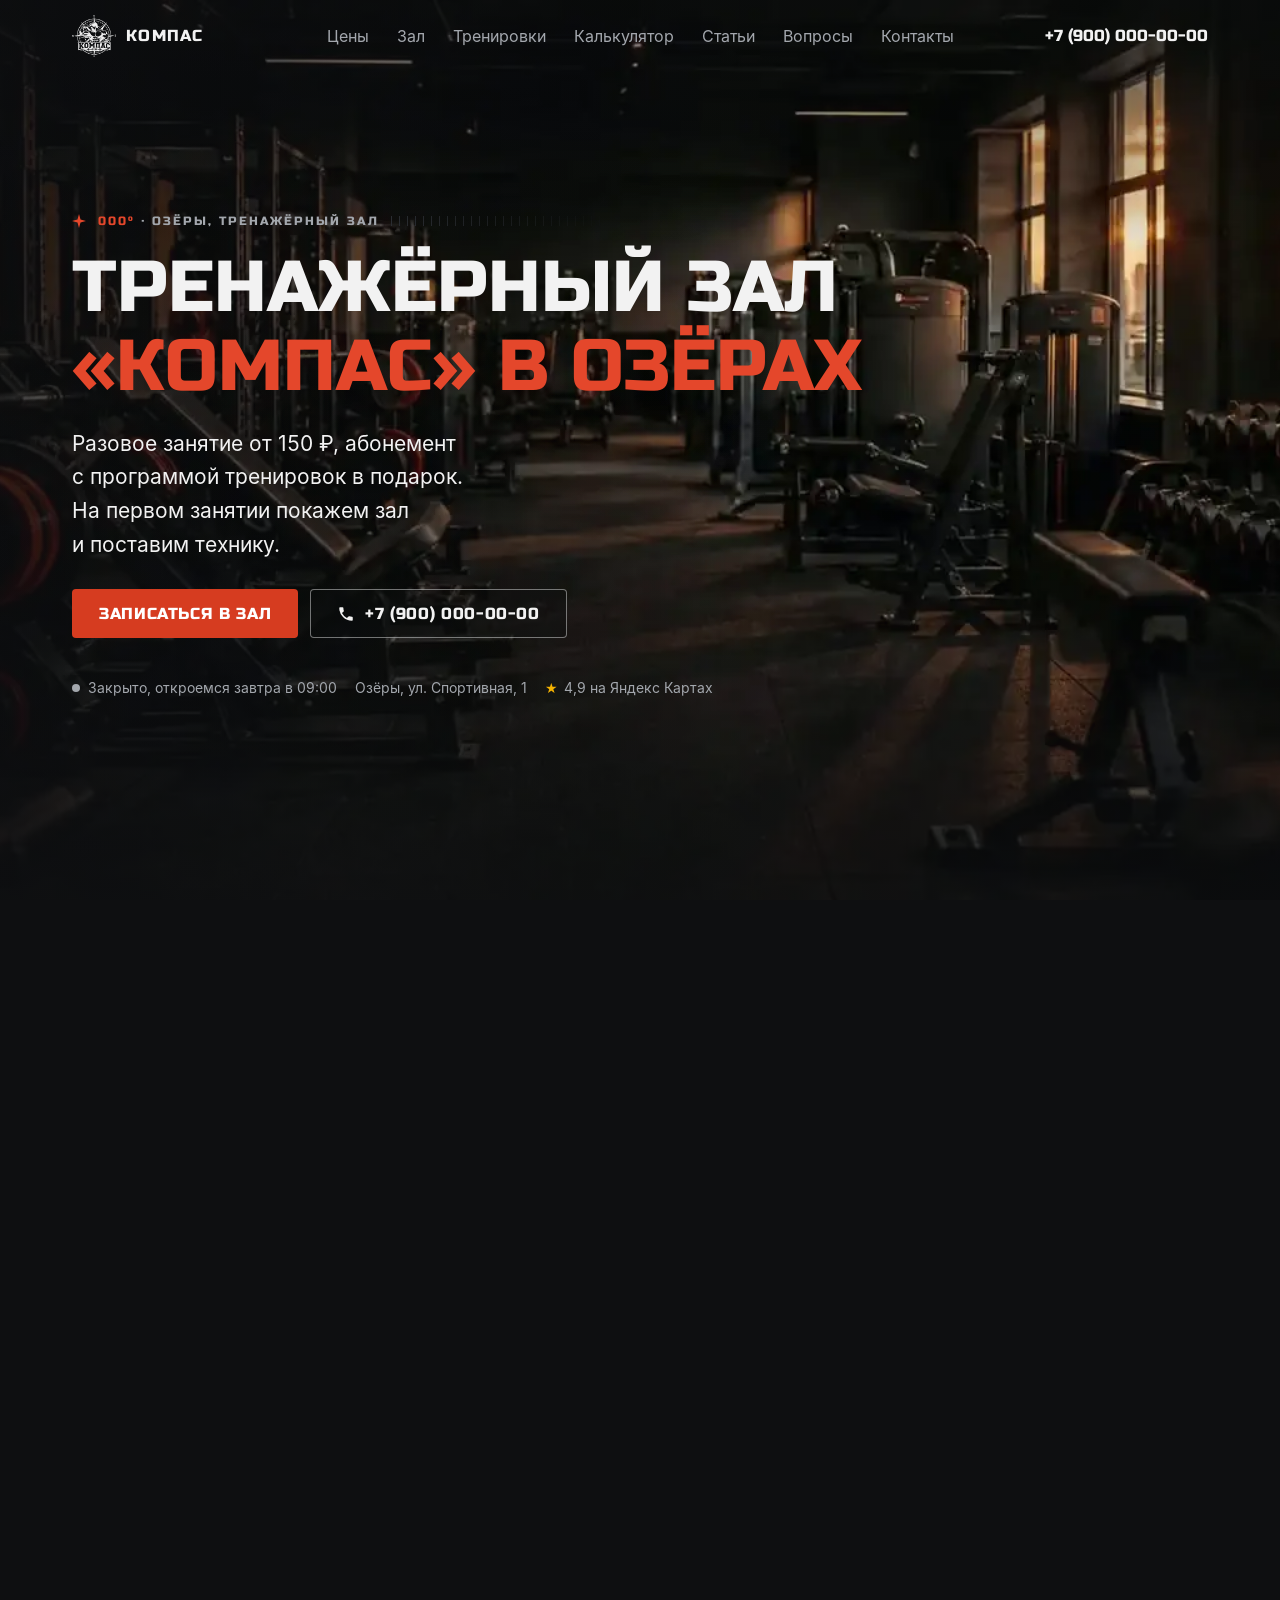
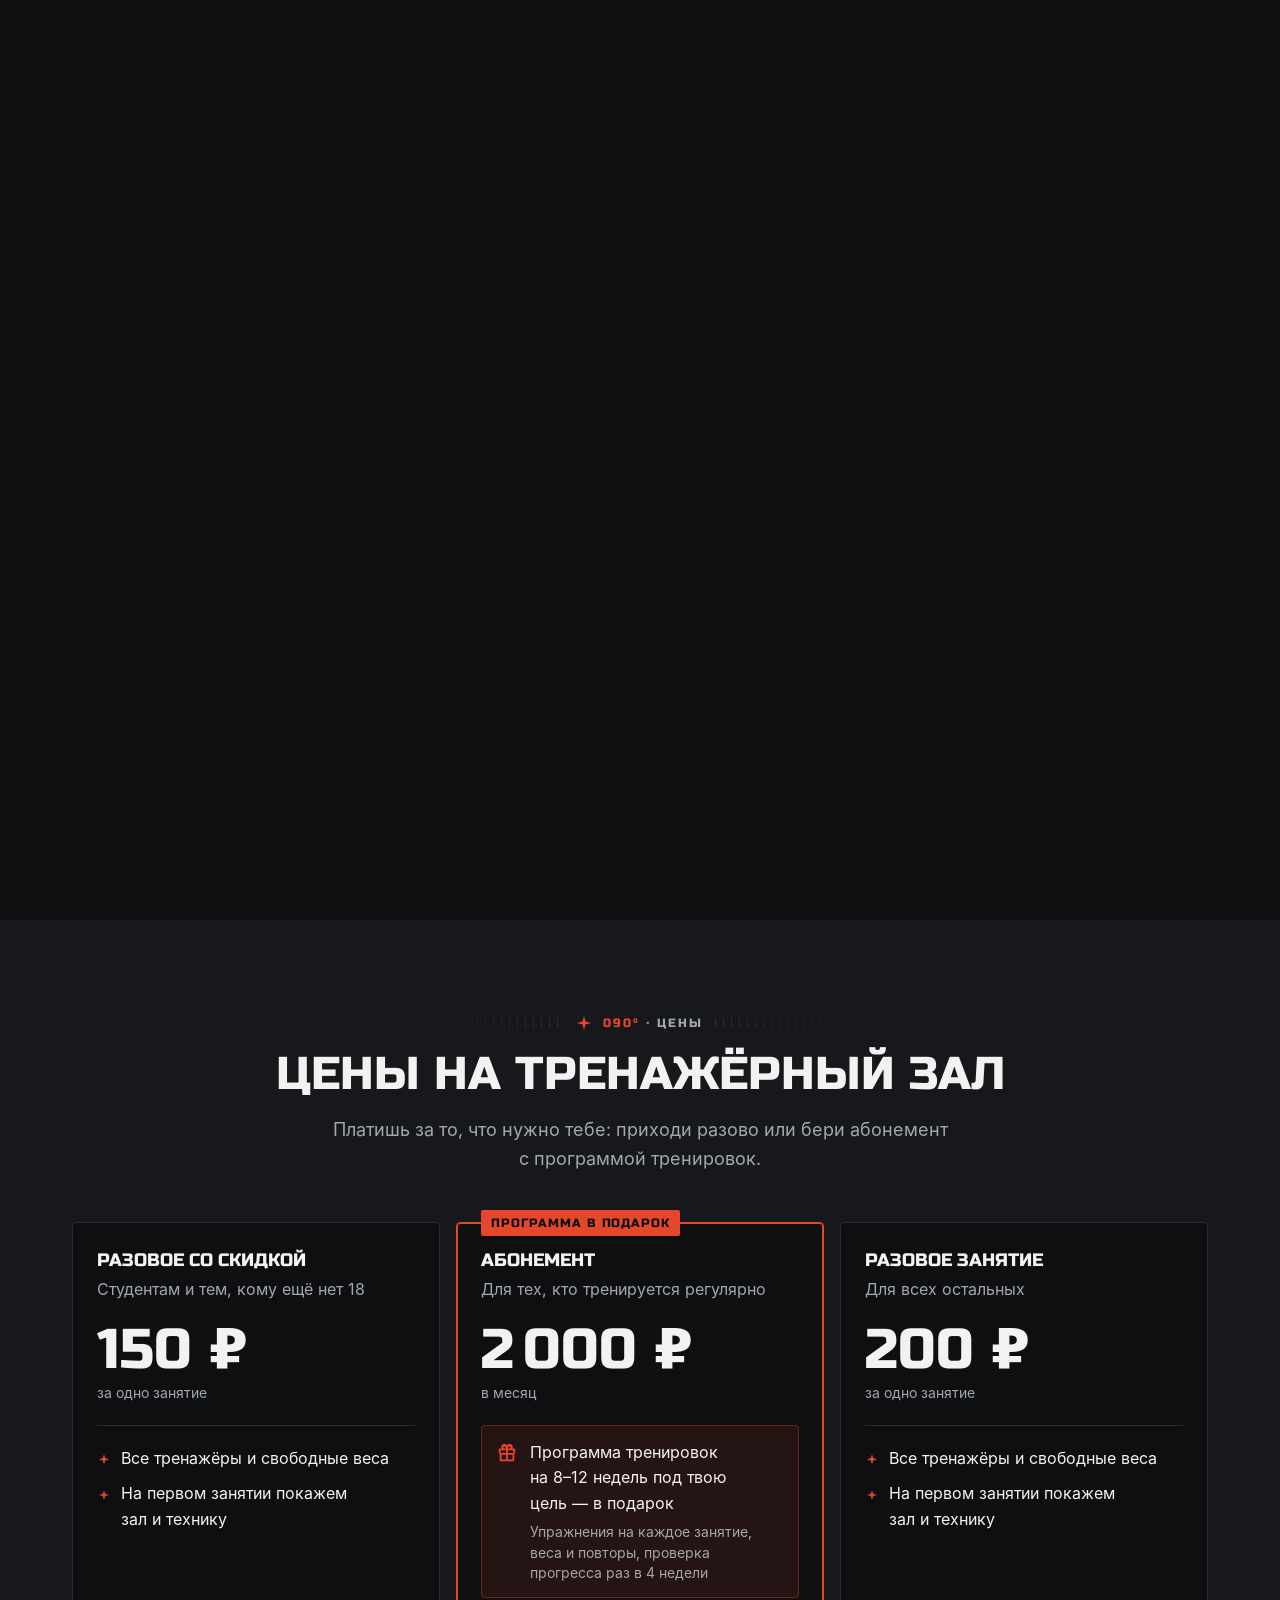
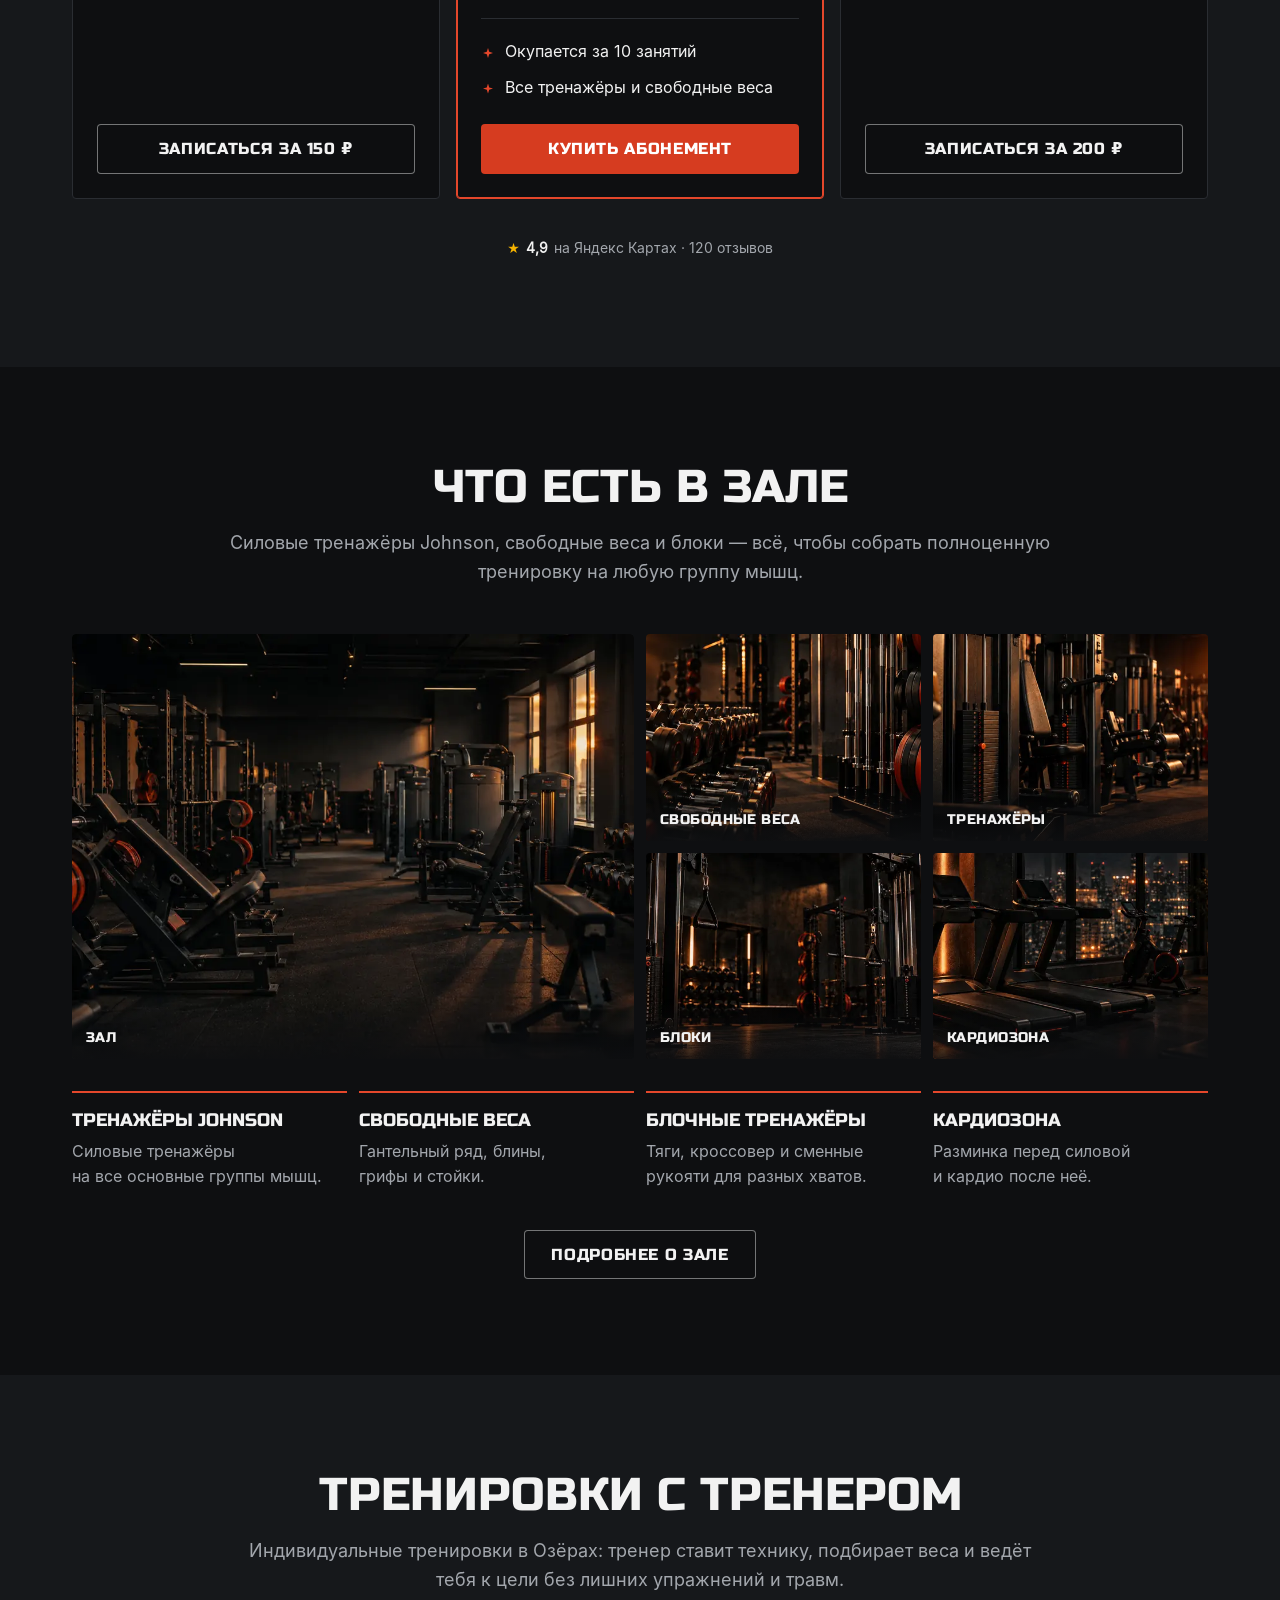
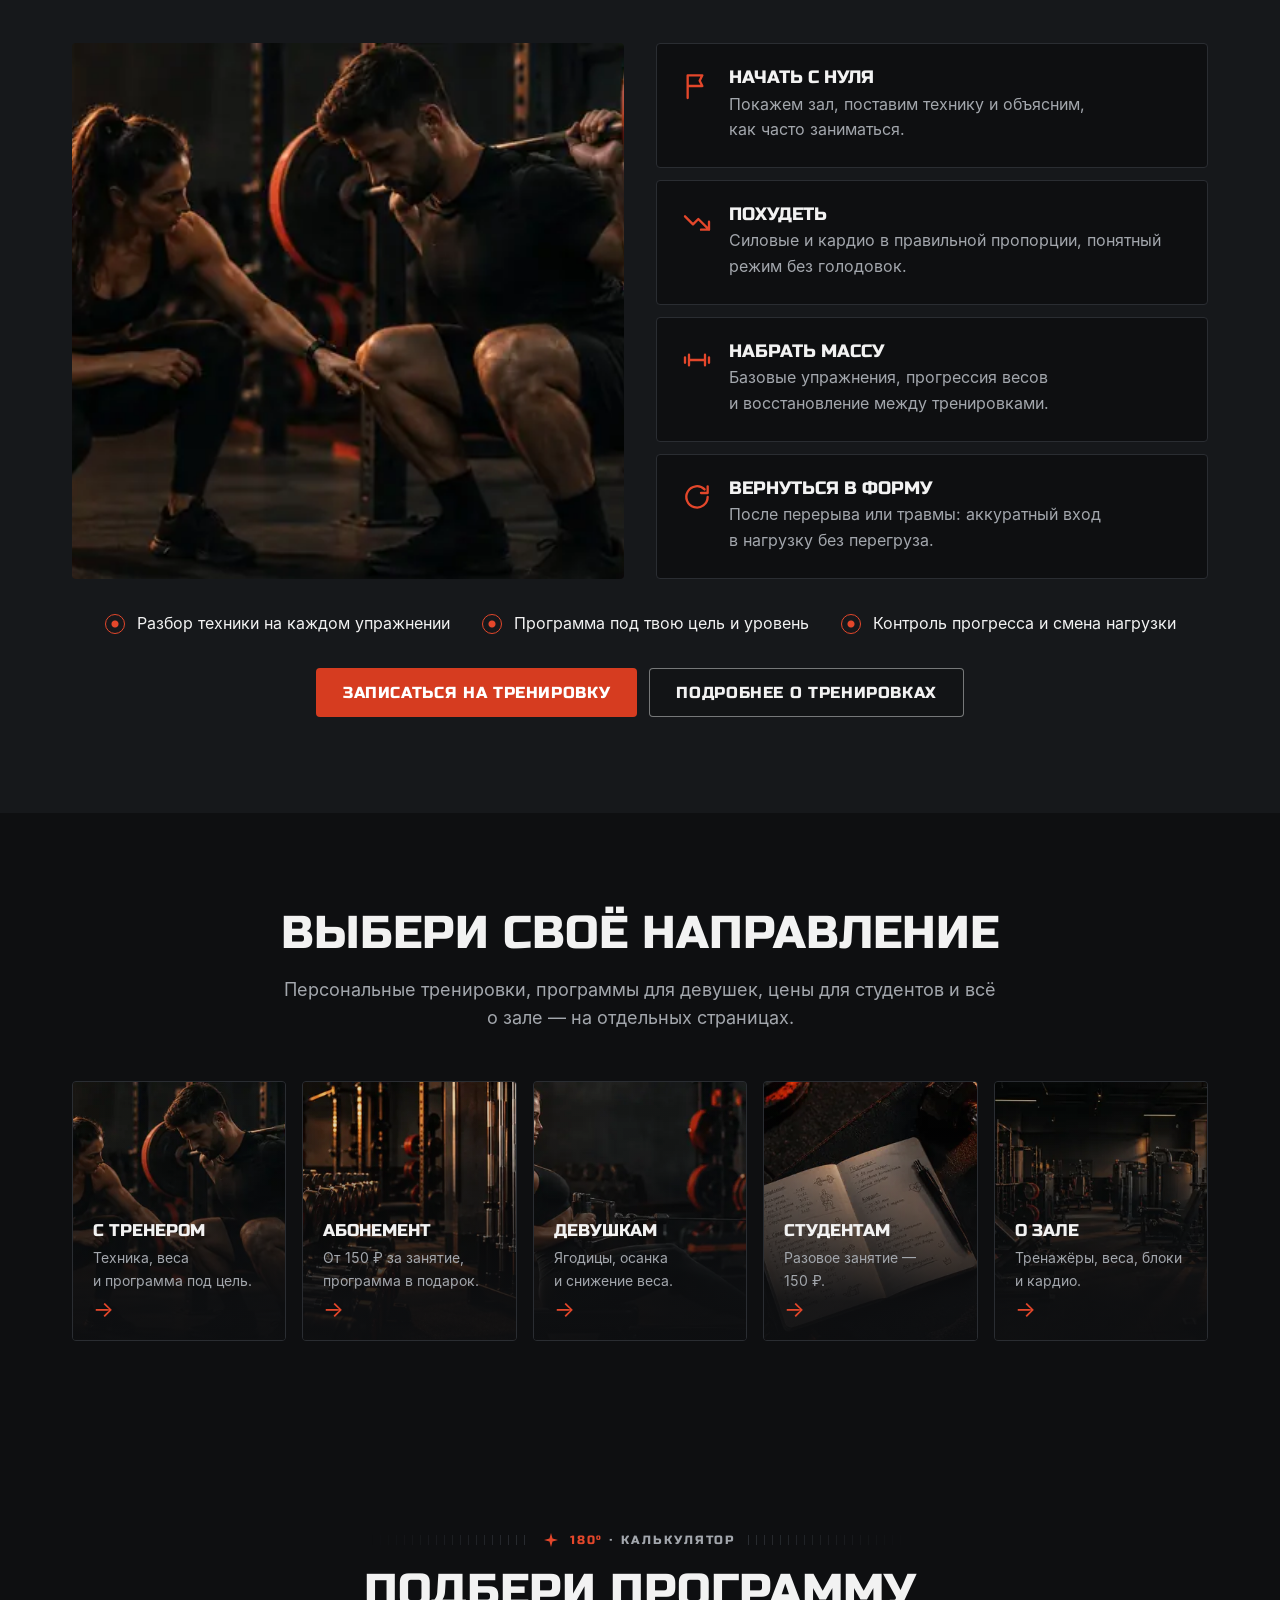
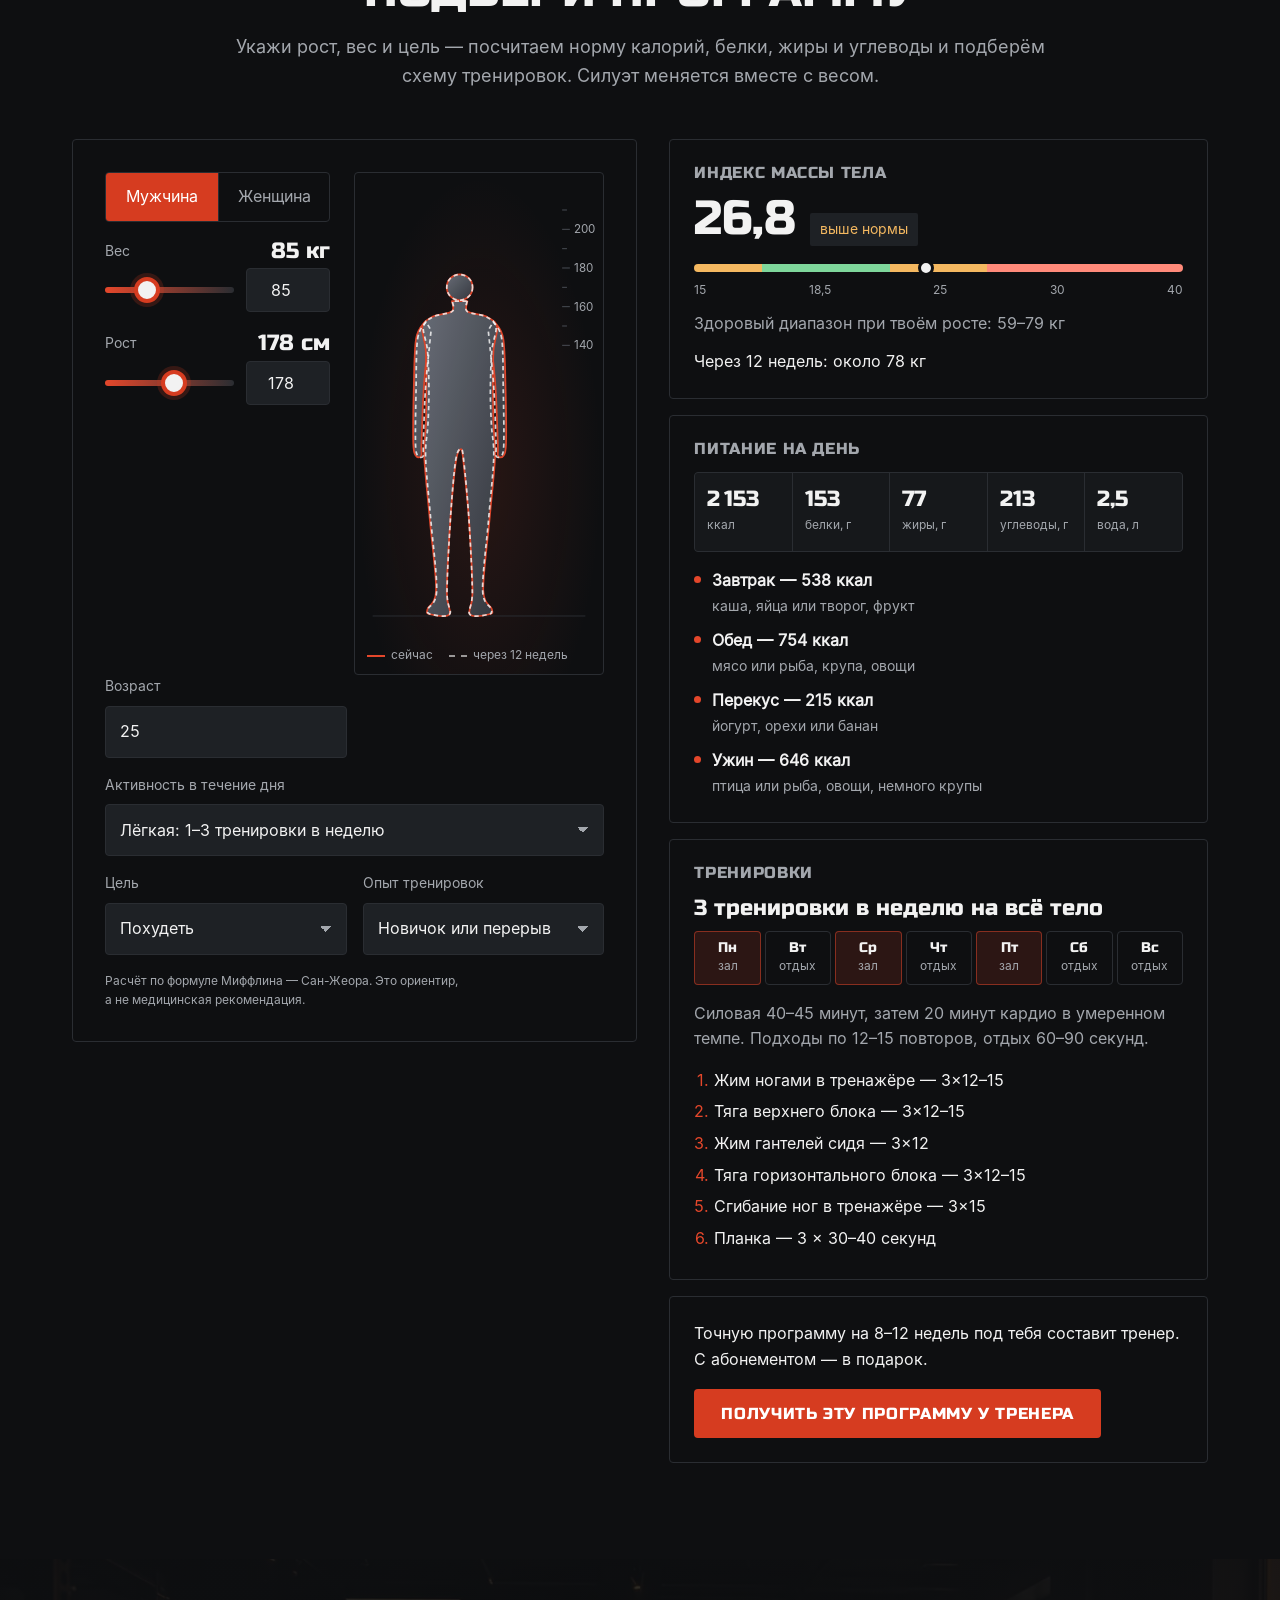
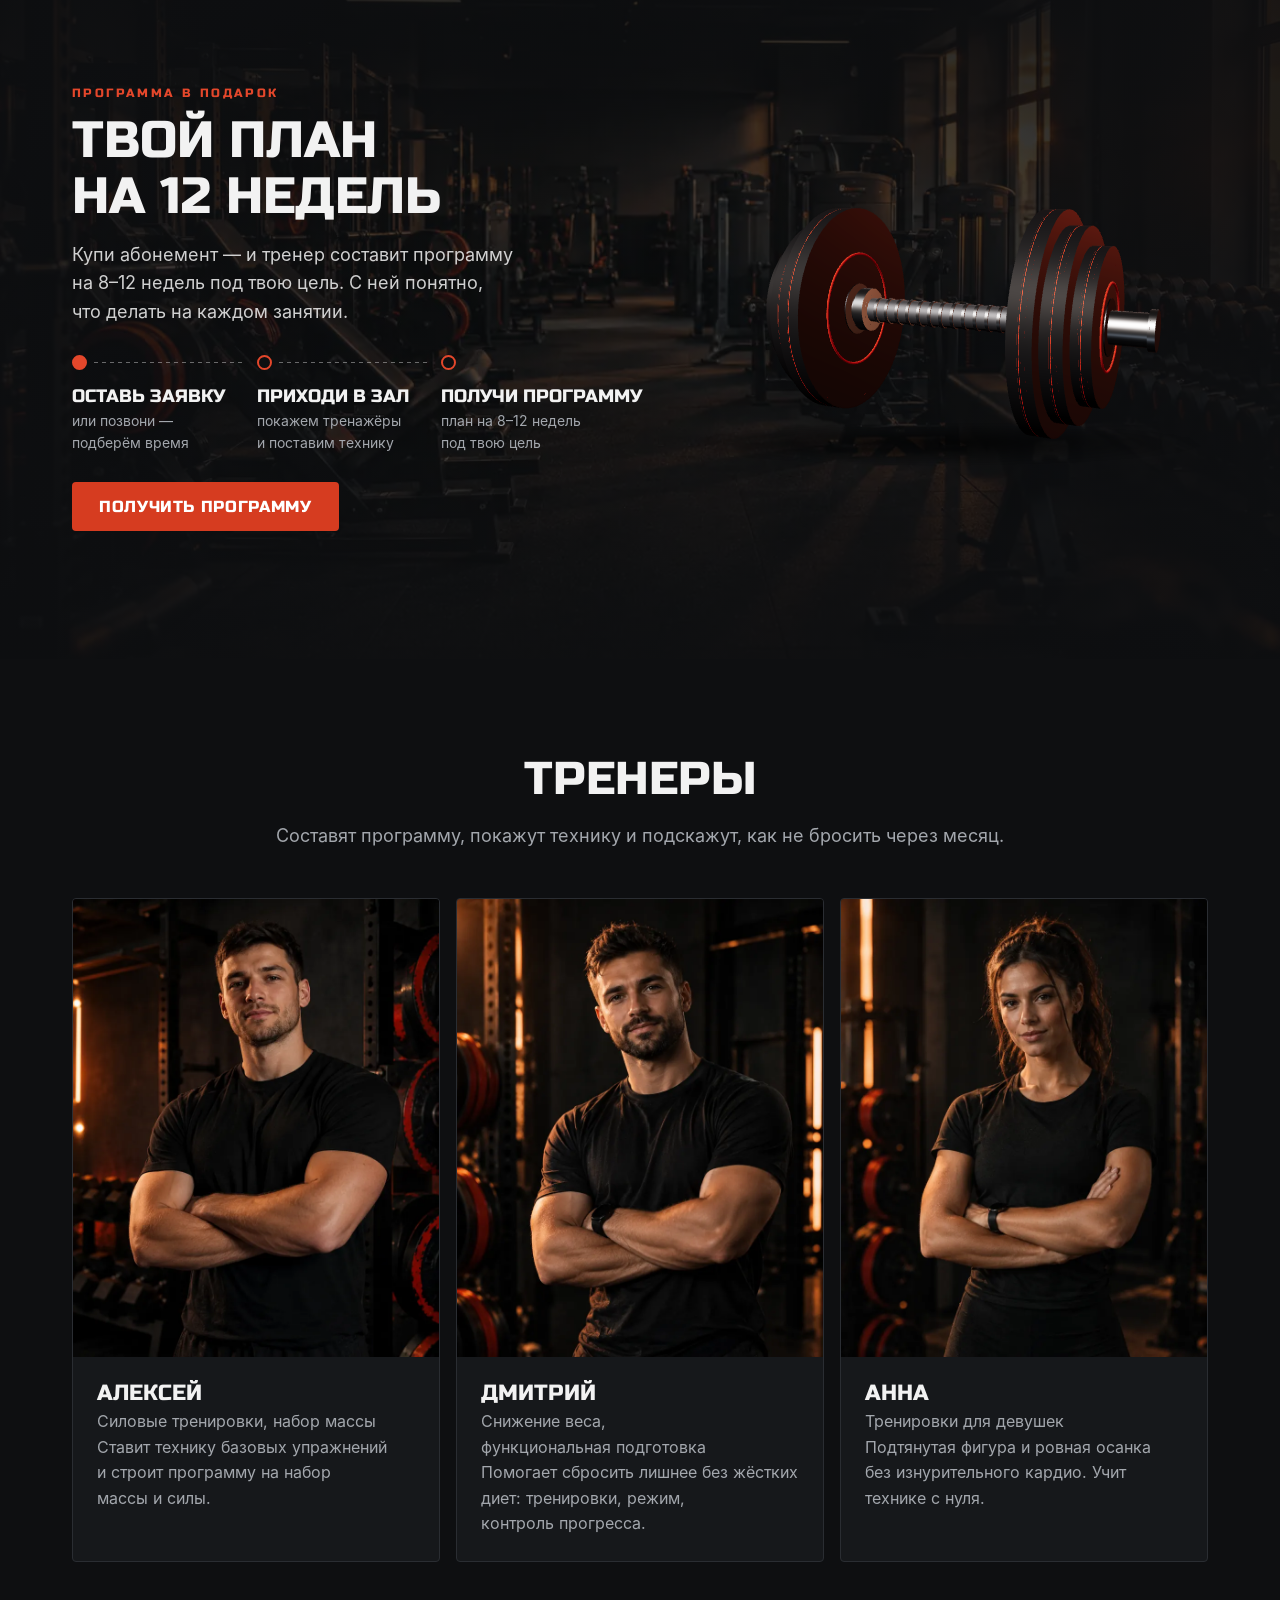
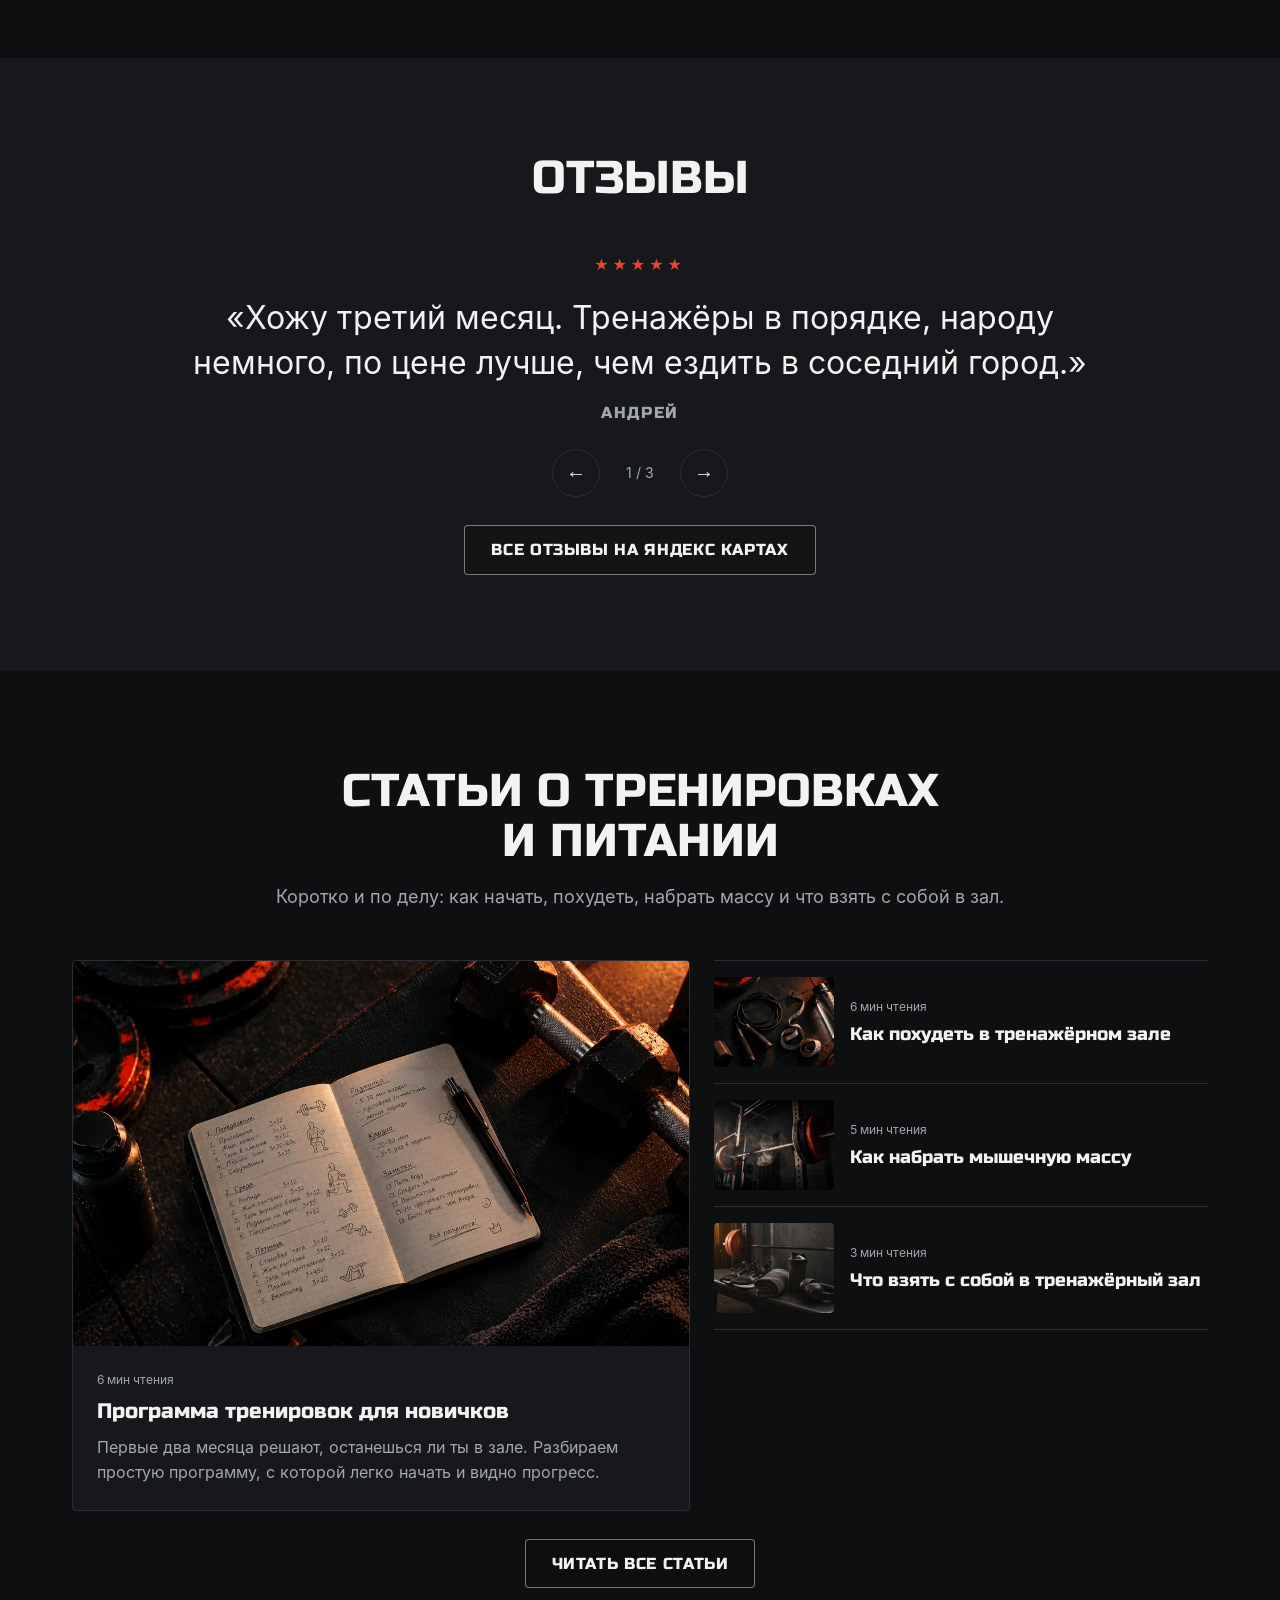
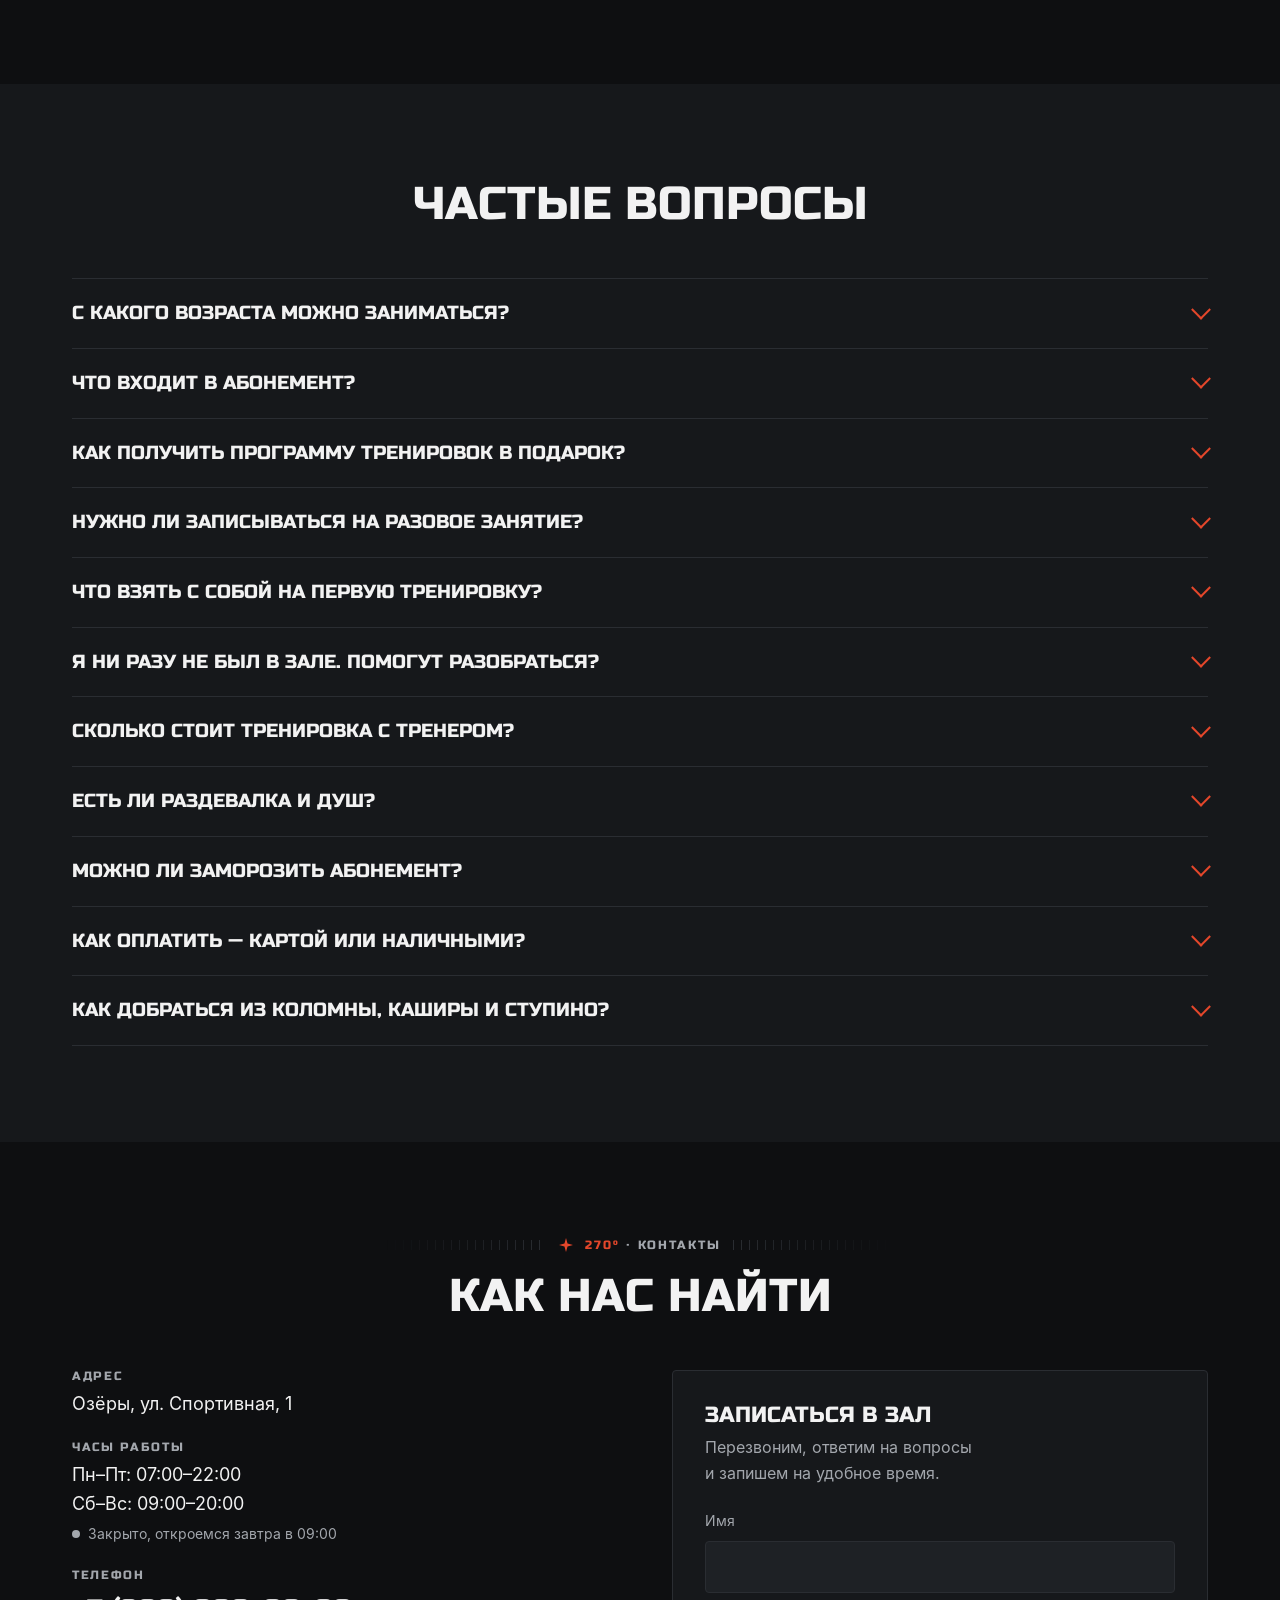
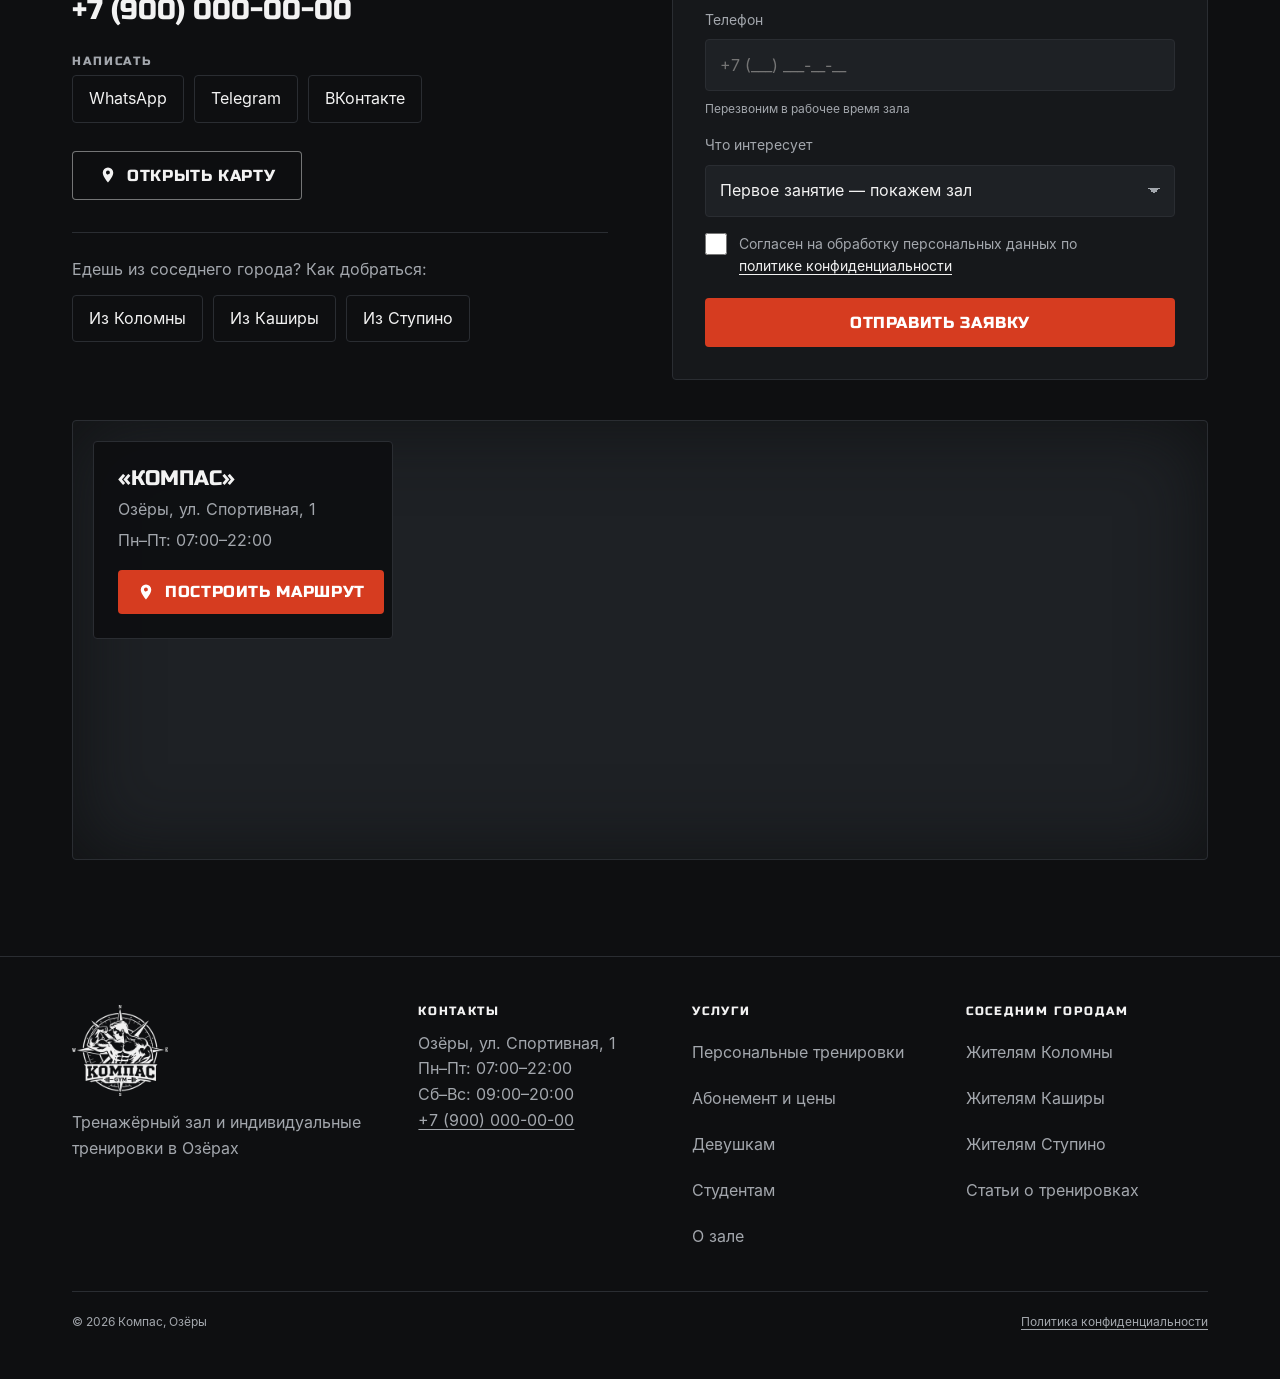
<file: index.html>
<!doctype html>
<html lang="ru" class="no-js" data-font="russo">
<head><meta name="robots" content="noindex, nofollow">
<meta charset="utf-8">
<meta name="viewport" content="width=device-width, initial-scale=1">
<title>Тренажёрный зал «Компас» в Озёрах — разовое от 150 ₽</title>
<meta name="description" content="Тренажёрный зал в Озёрах: разовое занятие 150–200 ₽, абонемент 2 000 ₽ и программа тренировок на 8–12 недель в подарок. Индивидуальные тренировки.">
<link rel="canonical" href="https://kompas-ozery.ru/">
<meta name="yandex-verification" content="0000000000000000">
<meta name="theme-color" content="#0E0F11">
<meta property="og:type" content="website">
<meta property="og:locale" content="ru_RU">
<meta property="og:site_name" content="Компас — тренажёрный зал в Озёрах">
<meta property="og:title" content="Тренажёрный зал «Компас» в Озёрах — разовое от 150 ₽">
<meta property="og:description" content="Тренажёрный зал в Озёрах: разовое занятие 150–200 ₽, абонемент 2 000 ₽ и программа тренировок на 8–12 недель в подарок. Индивидуальные тренировки.">
<meta property="og:url" content="https://kompas-ozery.ru/">
<meta property="og:image" content="https://kompas-ozery.ru/img/og.jpg">
<meta property="og:image:width" content="1200">
<meta property="og:image:height" content="630">
<link rel="icon" href="favicon.ico" sizes="any">
<link rel="icon" type="image/png" sizes="32x32" href="favicon-32.png">
<link rel="apple-touch-icon" href="apple-touch-icon.png">
<link rel="preload" href="fonts/Inter-Regular.woff" as="font" type="font/woff" crossorigin>
<link rel="preload" href="fonts/head.woff" as="font" type="font/woff" crossorigin>
<link rel="preload" as="image" href="seq/s/000.webp" media="(max-width:767px)" fetchpriority="high"><link rel="preload" as="image" href="seq/l/000.webp" media="(min-width:768px)" fetchpriority="high">
<link rel="stylesheet" href="assets/style.css">
<script type="application/ld+json">{"@context": "https://schema.org", "@type": "ExerciseGym", "name": "Компас", "url": "https://kompas-ozery.ru/", "logo": "https://kompas-ozery.ru/img/logo-480.webp", "image": "https://kompas-ozery.ru/img/og.jpg", "telephone": "+79000000000", "priceRange": "150–2000 ₽", "address": {"@type": "PostalAddress", "streetAddress": "ул. Спортивная, 1", "addressLocality": "Озёры", "addressRegion": "Московская область", "postalCode": "140560", "addressCountry": "RU"}, "openingHours": ["Mo-Fr 07:00-22:00", "Sa-Su 09:00-20:00"], "areaServed": ["Озёры", "Коломна", "Кашира", "Ступино"], "sameAs": ["https://vk.com/kompas_ozery", "https://t.me/kompas_ozery"]}</script>
<script type="application/ld+json">{"@context": "https://schema.org", "@type": "FAQPage", "mainEntity": [{"@type": "Question", "name": "С какого возраста можно заниматься?", "acceptedAnswer": {"@type": "Answer", "text": "С 14 лет. Тем, кому ещё нет 18, нужно согласие родителей."}}, {"@type": "Question", "name": "Что входит в абонемент?", "acceptedAnswer": {"@type": "Answer", "text": "Абонемент стоит 2 000 ₽ в месяц. В него входят занятия в зале и программа тренировок на 8–12 недель в подарок."}}, {"@type": "Question", "name": "Как получить программу тренировок в подарок?", "acceptedAnswer": {"@type": "Answer", "text": "Купи абонемент и расскажи тренеру о своей цели: похудеть, набрать массу или подтянуть форму. Программу составят под тебя, она останется у тебя."}}, {"@type": "Question", "name": "Нужно ли записываться на разовое занятие?", "acceptedAnswer": {"@type": "Answer", "text": "Можно прийти в часы работы зала. Но лучше оставь заявку: на первом занятии тренер покажет зал и поставит технику, а для этого договоримся о времени."}}, {"@type": "Question", "name": "Что взять с собой на первую тренировку?", "acceptedAnswer": {"@type": "Answer", "text": "Спортивную форму, чистую сменную обувь, полотенце и воду. Для цены 150 ₽ возьми студенческий билет."}}, {"@type": "Question", "name": "Я ни разу не был в зале. Помогут разобраться?", "acceptedAnswer": {"@type": "Answer", "text": "Да. На первом занятии тренер покажет зал и тренажёры, поставит технику базовых упражнений и подскажет, с какого веса начать. С абонементом получишь программу на 8–12 недель."}}, {"@type": "Question", "name": "Сколько стоит тренировка с тренером?", "acceptedAnswer": {"@type": "Answer", "text": "Стоимость зависит от количества занятий. Позвони или оставь заявку, и мы подберём вариант."}}, {"@type": "Question", "name": "Есть ли раздевалка и душ?", "acceptedAnswer": {"@type": "Answer", "text": "Да, есть мужская и женская раздевалки с душем и шкафчиками."}}, {"@type": "Question", "name": "Можно ли заморозить абонемент?", "acceptedAnswer": {"@type": "Answer", "text": "Да, абонемент можно заморозить. Срок и условия подскажет администратор."}}, {"@type": "Question", "name": "Как оплатить — картой или наличными?", "acceptedAnswer": {"@type": "Answer", "text": "Картой, наличными или переводом по СБП на стойке администратора."}}, {"@type": "Question", "name": "Как добраться из Коломны, Каширы и Ступино?", "acceptedAnswer": {"@type": "Answer", "text": "Маршруты, время в пути и цены для соседних городов собрали на отдельных страницах: из Коломны, Каширы, Ступино."}}]}</script>
<script type="application/ld+json">{"@context": "https://schema.org", "@type": "WebSite", "name": "Компас", "url": "https://kompas-ozery.ru/"}</script>
<script>window.KOMPAS={metrika:0,whatsapp:"79000000000",formEndpoint:"",hours:[[[0, 1, 2, 3, 4], 420, 1320], [[5, 6], 540, 1200]]};</script>
<!-- Яндекс.Метрика -->
<script>(function(m,e,t,r,i,k,a){m[i]=m[i]||function(){(m[i].a=m[i].a||[]).push(arguments)};m[i].l=1*new Date();for(var j=0;j<document.scripts.length;j++){if(document.scripts[j].src===r){return;}}k=e.createElement(t),a=e.getElementsByTagName(t)[0],k.async=1,k.src=r,a.parentNode.insertBefore(k,a)})(window,document,"script","https://mc.yandex.ru/metrika/tag.js","ym");ym(00000000,"init",{clickmap:true,trackLinks:true,accurateTrackBounce:true,webvisor:true});</script>
<noscript><div><img src="https://mc.yandex.ru/watch/00000000" style="position:absolute;left:-9999px" alt=""></div></noscript>
</head>
<body>
<a class="skip" href="#main">Перейти к содержанию</a>
<header class="hdr">
<div class="wrap hdr__in">
<a class="hdr__logo" href="index.html" aria-label="Компас — на главную"><img src="img/logo-160.webp" width="160" height="152" alt="Логотип тренажёрного зала Компас"><span>Компас</span></a>
<nav class="nav" aria-label="Основное меню"><a href="#ceny">Цены</a><a href="#zal">Зал</a><a href="#trenirovki">Тренировки</a><a href="#kalkulyator">Калькулятор</a><a href="#stati">Статьи</a><a href="#voprosy">Вопросы</a><a href="#kontakty">Контакты</a></nav>
<a class="hdr__tel" href="tel:+79000000000" data-goal="phone_click">+7 (900) 000-00-00</a>
<button class="burger" type="button" aria-label="Меню" aria-expanded="false" aria-controls="mnav"><span></span></button>
</div>
<nav class="mnav" id="mnav" aria-label="Мобильное меню"><a href="#ceny">Цены</a><a href="#zal">Зал</a><a href="#trenirovki">Тренировки</a><a href="#kalkulyator">Калькулятор</a><a href="#stati">Статьи</a><a href="#voprosy">Вопросы</a><a href="#kontakty">Контакты</a><a class="btn btn--main" href="tel:+79000000000" data-goal="phone_click"><svg viewBox="0 0 24 24" aria-hidden="true"><path fill="currentColor" d="M6.6 10.8a15.1 15.1 0 006.6 6.6l2.2-2.2c.3-.3.7-.4 1-.2 1.1.4 2.3.6 3.6.6.6 0 1 .4 1 1V20c0 .6-.4 1-1 1A17 17 0 013 4c0-.6.4-1 1-1h3.5c.6 0 1 .4 1 1 0 1.3.2 2.5.6 3.6.1.3 0 .7-.2 1z"/></svg>Позвонить</a></nav>
</header>

<main id="main">
<section class="hero hero--scroll" aria-labelledby="hero-h" data-seq-l="seq/l/" data-n-l="97" data-seq-s="seq/s/" data-n-s="49">
<div class="hero__stage">
<div class="hero__media">
<picture><source media="(max-width:767px)" srcset="seq/s/000.webp" width="608" height="1080"><img src="seq/l/000.webp" width="1280" height="720" alt="Зал «Компас»: тренажёры и гантельный ряд в вечернем свете" fetchpriority="high"></picture>
<canvas class="hero__cv" aria-hidden="true"></canvas>
</div>
<div class="wrap hero__in">
<div class="eyebrow"><svg class="star" viewBox="0 0 24 24" aria-hidden="true"><path fill="currentColor" d="M12 0l2.6 9.4L24 12l-9.4 2.6L12 24l-2.6-9.4L0 12l9.4-2.6z"/></svg><span><b>000°</b> · Озёры, тренажёрный зал</span></div>
<h1 id="hero-h">Тренажёрный зал <em>«Компас» в Озёрах</em></h1>
<p class="hero__sub">Разовое занятие от 150 ₽, абонемент с программой тренировок в подарок. На первом занятии покажем зал и поставим технику.</p>
<div class="hero__cta">
<a class="btn btn--main" href="#zapis" data-goal="cta_hero" data-pick="Первое занятие — покажем зал">Записаться в зал</a>
<a class="btn btn--ghost" href="tel:+79000000000" data-goal="phone_click"><svg viewBox="0 0 24 24" aria-hidden="true"><path fill="currentColor" d="M6.6 10.8a15.1 15.1 0 006.6 6.6l2.2-2.2c.3-.3.7-.4 1-.2 1.1.4 2.3.6 3.6.6.6 0 1 .4 1 1V20c0 .6-.4 1-1 1A17 17 0 013 4c0-.6.4-1 1-1h3.5c.6 0 1 .4 1 1 0 1.3.2 2.5.6 3.6.1.3 0 .7-.2 1z"/></svg>+7 (900) 000-00-00</a>
</div>
<p class="hero__open"><span class="open" data-open hidden></span><span class="hero__addr">Озёры, ул. Спортивная, 1</span><a class="hero__rating" href="https://yandex.ru/maps/?text=Озёры%2C%20ул.%20Спортивная%2C%201" target="_blank" rel="noopener" data-goal="rating_click"><span aria-hidden="true">★</span> 4,9 на Яндекс Картах</a></p>
</div>
<div class="hero__steps" aria-hidden="true">
<div class="hstep"><span class="hstep__k">Шаг 1 из 3</span><b>Приходи в зал</b><span>Покажем тренажёры и поставим технику</span></div>
<div class="hstep"><span class="hstep__k">Шаг 2 из 3</span><b>Работай по плану</b><span>План на 8–⁠12 недель под твою цель</span></div>
<div class="hstep"><span class="hstep__k">Шаг 3 из 3</span><b>Видишь результат</b><span>Тренер следит за прогрессом и меняет нагрузку</span></div>
</div>
</div>
</section>

<section class="sec sec--alt" id="ceny" aria-labelledby="ceny-h">
<div class="wrap">
<div class="sec__head rv"><div class="eyebrow"><svg class="star" viewBox="0 0 24 24" aria-hidden="true"><path fill="currentColor" d="M12 0l2.6 9.4L24 12l-9.4 2.6L12 24l-2.6-9.4L0 12l9.4-2.6z"/></svg><span><b>090°</b> · Цены</span></div><h2 id="ceny-h">Цены на тренажёрный зал</h2>
<p>Платишь за то, что нужно тебе: приходи разово или бери абонемент с программой тренировок.</p></div>
<div class="prices">
<article class="price rv">
<h3>Разовое со скидкой</h3><p class="price__who">Студентам и тем, кому ещё нет 18</p>
<div class="price__sum"><span data-count="150">150</span> ₽</div><p class="price__per">за одно занятие</p>
<ul><li>Все тренажёры и свободные веса</li><li>На первом занятии покажем зал и технику</li></ul>
<a class="btn btn--ghost" href="#zapis" data-goal="cta_price_150" data-pick="Разовое 150 ₽">Записаться за 150 ₽</a>
</article>
<article class="price price--hit rv">
<span class="price__tag">Программа в подарок</span>
<h3>Абонемент</h3><p class="price__who">Для тех, кто тренируется регулярно</p>
<div class="price__sum"><span data-count="2000">2&#8239;000</span> ₽</div><p class="price__per">в месяц</p>
<div class="gift"><svg viewBox="0 0 24 24" aria-hidden="true"><path fill="currentColor" d="M20 7h-2.2A3 3 0 0012 3.8 3 3 0 006.2 7H4a1 1 0 00-1 1v4h1v8a1 1 0 001 1h14a1 1 0 001-1v-8h1V8a1 1 0 00-1-1zm-5-2a1 1 0 110 2h-2a2 2 0 012-2zM9 5a2 2 0 012 2H9a1 1 0 010-2zM5 9h6v3H5zm1 5h5v5H6zm7 5v-5h5v5zm6-7h-6V9h6z"/></svg><span>Программа тренировок на 8–⁠12 недель под твою цель — в подарок<small class="gift__in">Упражнения на каждое занятие, веса и повторы, проверка прогресса раз в 4 недели</small></span></div>
<ul><li>Окупается за 10 занятий</li><li>Все тренажёры и свободные веса</li></ul>
<a class="btn btn--main" href="#zapis" data-goal="cta_price_2000" data-pick="Абонемент 2 000 ₽">Купить абонемент</a>
</article>
<article class="price rv">
<h3>Разовое занятие</h3><p class="price__who">Для всех остальных</p>
<div class="price__sum"><span data-count="200">200</span> ₽</div><p class="price__per">за одно занятие</p>
<ul><li>Все тренажёры и свободные веса</li><li>На первом занятии покажем зал и технику</li></ul>
<a class="btn btn--ghost" href="#zapis" data-goal="cta_price_200" data-pick="Разовое 200 ₽">Записаться за 200 ₽</a>
</article>
</div>
<p class="rating rv"><a href="https://yandex.ru/maps/?text=Озёры%2C%20ул.%20Спортивная%2C%201" target="_blank" rel="noopener" data-goal="rating_click"><span class="rating__star" aria-hidden="true">★</span> <b>4,9</b> на Яндекс Картах · 120 отзывов</a></p>
</div>
</section>


<section class="sec" id="zal" aria-labelledby="zal-h">
<div class="wrap">
<div class="sec__head rv"><h2 id="zal-h">Что есть в зале</h2>
<p>Силовые тренажёры Johnson, свободные веса и блоки — всё, чтобы собрать полноценную тренировку на любую группу мышц.</p></div>
<div class="gallery rv">
<figure class="g-wide"><img src="img/hall-1200.webp" srcset="img/hall-640.webp 640w, img/hall-1200.webp 1200w" sizes="(min-width:900px) 50vw, 100vw" width="1200" height="675" alt="Тренажёрный зал Компас" loading="lazy" decoding="async"><figcaption>Зал</figcaption></figure>
<figure><img src="img/weights-1200.webp" srcset="img/weights-640.webp 640w, img/weights-1200.webp 1200w" sizes="(min-width:900px) 25vw, 50vw" width="1200" height="675" alt="Гантели, грифы и блины" loading="lazy" decoding="async"><figcaption>Свободные веса</figcaption></figure>
<figure><img src="img/machines-1200.webp" srcset="img/machines-640.webp 640w, img/machines-1200.webp 1200w" sizes="(min-width:900px) 25vw, 50vw" width="1200" height="675" alt="Силовые тренажёры" loading="lazy" decoding="async"><figcaption>Тренажёры</figcaption></figure>
<figure><img src="img/cables-1200.webp" srcset="img/cables-640.webp 640w, img/cables-1200.webp 1200w" sizes="(min-width:900px) 25vw, 50vw" width="1200" height="675" alt="Кроссовер и блочные тренажёры" loading="lazy" decoding="async"><figcaption>Блоки</figcaption></figure>
<figure><img src="img/cardio-1200.webp" srcset="img/cardio-640.webp 640w, img/cardio-1200.webp 1200w" sizes="(min-width:900px) 25vw, 50vw" width="1200" height="675" alt="Кардиозона" loading="lazy" decoding="async"><figcaption>Кардиозона</figcaption></figure>
</div>
<div class="feats"><div class="feat rv"><h3>Тренажёры Johnson</h3><p>Силовые тренажёры на все основные группы мышц.</p></div><div class="feat rv"><h3>Свободные веса</h3><p>Гантельный ряд, блины, грифы и стойки.</p></div><div class="feat rv"><h3>Блочные тренажёры</h3><p>Тяги, кроссовер и сменные рукояти для разных хватов.</p></div><div class="feat rv"><h3>Кардиозона</h3><p>Разминка перед силовой и кардио после неё.</p></div></div>
<div class="center rv" style="margin-top:40px"><a class="btn btn--ghost" href="o-zale/index.html">Подробнее о зале</a></div>
</div>
</section>

<section class="sec sec--alt" id="trenirovki" aria-labelledby="trenirovki-h">
<div class="wrap">
<div class="sec__head rv"><h2 id="trenirovki-h">Тренировки с тренером</h2>
<p>Индивидуальные тренировки в Озёрах: тренер ставит технику, подбирает веса и ведёт тебя к цели без лишних упражнений и травм.</p></div>
<div class="split split--eq">
<figure class="split__photo split__photo--fill rv"><img src="img/coach-squat-1200.webp" srcset="img/coach-squat-640.webp 640w, img/coach-squat-1200.webp 1200w" sizes="(min-width:1024px) 50vw, 100vw" width="1200" height="675" alt="Тренер поправляет технику приседа" loading="lazy" decoding="async"></figure>
<div class="goals">
<div class="goal rv"><svg class="goal__i" viewBox="0 0 24 24" aria-hidden="true"><path d="M5 21V4m0 0h11l-2 4 2 4H5"/></svg><h3>Начать с нуля</h3><p>Покажем зал, поставим технику и объясним, как часто заниматься.</p></div>
<div class="goal rv"><svg class="goal__i" viewBox="0 0 24 24" aria-hidden="true"><path d="M3 7l6 6 4-4 8 8M21 11v6h-6"/></svg><h3>Похудеть</h3><p>Силовые и кардио в правильной пропорции, понятный режим без голодовок.</p></div>
<div class="goal rv"><svg class="goal__i" viewBox="0 0 24 24" aria-hidden="true"><path d="M6 8v8M3 10v4M18 8v8M21 10v4M6 12h12"/></svg><h3>Набрать массу</h3><p>Базовые упражнения, прогрессия весов и восстановление между тренировками.</p></div>
<div class="goal rv"><svg class="goal__i" viewBox="0 0 24 24" aria-hidden="true"><path d="M20 12a8 8 0 1 1-2.3-5.7M20 4v5h-5"/></svg><h3>Вернуться в форму</h3><p>После перерыва или травмы: аккуратный вход в нагрузку без перегруза.</p></div>
</div>
</div>
<ul class="checks checks--row rv">
<li>Разбор техники на каждом упражнении</li>
<li>Программа под твою цель и уровень</li>
<li>Контроль прогресса и смена нагрузки</li>
</ul>
<div class="center rv"><a class="btn btn--main" href="#zapis" data-goal="cta_personal" data-pick="Индивидуальная тренировка">Записаться на тренировку</a> <a class="btn btn--ghost" href="personalnye-trenirovki/index.html">Подробнее о тренировках</a></div>
</div>
</section>

<section class="sec" id="napravleniya" aria-labelledby="napr-h">
<div class="wrap">
<div class="sec__head rv"><h2 id="napr-h">Выбери своё направление</h2>
<p>Персональные тренировки, программы для девушек, цены для студентов и всё о зале — на отдельных страницах.</p></div>
<div class="svcs"><a class="svc rv" href="personalnye-trenirovki/index.html"><img src="img/coach-squat-1200.webp" srcset="img/coach-squat-640.webp 640w, img/coach-squat-1200.webp 1200w" sizes="(min-width:1100px) 20vw, (min-width:640px) 50vw, 100vw" width="1200" height="675" alt="" loading="lazy" decoding="async"><span class="svc__b"><b>С тренером</b><span>Техника, веса и программа под цель.</span></span></a><a class="svc rv" href="abonement/index.html"><img src="img/weights-1200.webp" srcset="img/weights-640.webp 640w, img/weights-1200.webp 1200w" sizes="(min-width:1100px) 20vw, (min-width:640px) 50vw, 100vw" width="1200" height="675" alt="" loading="lazy" decoding="async"><span class="svc__b"><b>Абонемент</b><span>От 150 ₽ за занятие, программа в подарок.</span></span></a><a class="svc rv" href="trenirovki-dlya-devushek/index.html"><img src="img/woman-row-1200.webp" srcset="img/woman-row-640.webp 640w, img/woman-row-1200.webp 1200w" sizes="(min-width:1100px) 20vw, (min-width:640px) 50vw, 100vw" width="1200" height="675" alt="" loading="lazy" decoding="async"><span class="svc__b"><b>Девушкам</b><span>Ягодицы, осанка и снижение веса.</span></span></a><a class="svc rv" href="studentam/index.html"><img src="img/cover-novice-1200.webp" srcset="img/cover-novice-640.webp 640w, img/cover-novice-1200.webp 1200w" sizes="(min-width:1100px) 20vw, (min-width:640px) 50vw, 100vw" width="1200" height="675" alt="" loading="lazy" decoding="async"><span class="svc__b"><b>Студентам</b><span>Разовое занятие — 150 ₽.</span></span></a><a class="svc rv" href="o-zale/index.html"><img src="img/hall-1200.webp" srcset="img/hall-640.webp 640w, img/hall-1200.webp 1200w" sizes="(min-width:1100px) 20vw, (min-width:640px) 50vw, 100vw" width="1200" height="675" alt="" loading="lazy" decoding="async"><span class="svc__b"><b>О зале</b><span>Тренажёры, веса, блоки и кардио.</span></span></a></div>
</div>
</section>

<section class="sec" id="kalkulyator" aria-labelledby="calc-h">
<div class="wrap">
<div class="sec__head rv"><div class="eyebrow"><svg class="star" viewBox="0 0 24 24" aria-hidden="true"><path fill="currentColor" d="M12 0l2.6 9.4L24 12l-9.4 2.6L12 24l-2.6-9.4L0 12l9.4-2.6z"/></svg><span><b>180°</b> · Калькулятор</span></div><h2 id="calc-h">Подбери программу</h2>
<p>Укажи рост, вес и цель — посчитаем норму калорий, белки, жиры и углеводы и подберём схему тренировок. Силуэт меняется вместе с весом.</p></div>
<div class="calc" id="calc">
<div class="calc__panel rv">
<div class="calc__top">
<div>
<div class="seg" role="radiogroup" aria-label="Пол"><label><input type="radio" name="sex" value="m" checked><span>Мужчина</span></label><label><input type="radio" name="sex" value="f"><span>Женщина</span></label></div>
<div class="rng"><div class="rng__head"><label for="c-w">Вес</label><output class="calc__wout" for="c-w">85 кг</output></div>
<div class="rng__row"><input id="c-w" type="range" name="weight" min="40" max="200" step="1" value="85" aria-describedby="c-wn"><input id="c-wn" type="number" name="weight_n" min="40" max="200" value="85" aria-label="Вес в килограммах"></div></div>
<div class="rng"><div class="rng__head"><label for="c-h">Рост</label><output class="calc__hout" for="c-h">178 см</output></div>
<div class="rng__row"><input id="c-h" type="range" name="height" min="140" max="210" step="1" value="178"><input type="number" name="height_n" min="140" max="210" value="178" aria-label="Рост в сантиметрах"></div></div>
</div>
<figure class="calc__fig" role="img" aria-label="Силуэт">
<svg class="calc__svg" viewBox="0 0 240 470" aria-hidden="true">
<defs><linearGradient id="figGrad" x1="0" x2="1" y1="0" y2="1"><stop offset="0" stop-color="#6B707A"/><stop offset="1" stop-color="#363A41"/></linearGradient></defs>
<line x1="10" x2="230" y1="450" y2="450" stroke="#2A2D32"/><line x1="206" x2="214" y1="170" y2="170" stroke="#4A4E55"/><text x="218" y="174">140</text><line x1="206" x2="211" y1="150" y2="150" stroke="#4A4E55"/><line x1="206" x2="214" y1="130" y2="130" stroke="#4A4E55"/><text x="218" y="134">160</text><line x1="206" x2="211" y1="110" y2="110" stroke="#4A4E55"/><line x1="206" x2="214" y1="90" y2="90" stroke="#4A4E55"/><text x="218" y="94">180</text><line x1="206" x2="211" y1="70" y2="70" stroke="#4A4E55"/><line x1="206" x2="214" y1="50" y2="50" stroke="#4A4E55"/><text x="218" y="54">200</text><line x1="206" x2="211" y1="30" y2="30" stroke="#4A4E55"/>
<g class="fig-now"><path class="armsP"/><path class="torsoP"/><circle class="head" cx="100" cy="30" r="15"/></g><g class="fig-target"><path class="armsP"/><path class="torsoP"/><circle class="head" cx="100" cy="30" r="15"/></g>
</svg>
<figcaption class="calc__legend"><span><i></i>сейчас</span><span class="lg-t"><i class="d"></i>через 12 недель</span></figcaption>
</figure>
</div>
<div class="calc__grid2">
<div class="fld"><label for="c-age">Возраст</label><input id="c-age" type="number" name="age" min="14" max="80" value="25" inputmode="numeric"></div>
<div class="fld wide"><label for="c-act">Активность в течение дня</label><select id="c-act" name="act"><option value="1.2">Сидячая работа</option><option value="1.375" selected>Лёгкая: 1–⁠3 тренировки в неделю</option><option value="1.55">Средняя: 3–⁠5 тренировок в неделю</option><option value="1.725">Высокая: физический труд или спорт</option></select></div>
<div class="fld"><label for="c-goal">Цель</label><select id="c-goal" name="goal"><option value="lose" selected>Похудеть</option><option value="keep">Держать форму</option><option value="gain">Набрать массу</option></select></div>
<div class="fld"><label for="c-lvl">Опыт тренировок</label><select id="c-lvl" name="lvl"><option value="novice" selected>Новичок или перерыв</option><option value="exp">Больше полугода</option></select></div>
</div>
<p class="calc__foot">Расчёт по формуле Миффлина — Сан-Жеора. Это ориентир, а не медицинская рекомендация.</p>
</div>
<div class="calc__res" aria-live="polite">
<div class="calc__notes" hidden></div>
<div class="card rv"><h3>Индекс массы тела</h3>
<div class="calc__bmi"><b>—</b><span class="calc__tag">—</span></div>
<div class="calc__scale" aria-hidden="true"><i></i></div><div class="calc__scale-l" aria-hidden="true"><span>15</span><span>18,5</span><span>25</span><span>30</span><span>40</span></div>
<p class="calc__range"></p><p class="calc__target"></p></div>
<div class="card rv"><h3>Питание на день</h3>
<div class="kbju"><div class="k1"><b class="k-kcal">—</b><span>ккал</span></div><div><b class="k-p">—</b><span>белки, г</span></div><div><b class="k-f">—</b><span>жиры, г</span></div><div><b class="k-c">—</b><span>углеводы, г</span></div><div><b class="k-w">—</b><span>вода, л</span></div></div>
<ul class="n-meals"></ul></div>
<div class="card rv"><h3>Тренировки</h3>
<p class="p-title"></p><ul class="p-week" aria-label="Неделя"></ul><p class="p-note"></p><ol class="p-ex"></ol></div>
<div class="card rv"><p style="margin:0 0 16px">Точную программу на 8–⁠12 недель под тебя составит тренер. С абонементом — в подарок.</p>
<a class="btn btn--main" href="#zapis" data-goal="calc_cta" data-pick="Абонемент 2 000 ₽" data-calc-cta>Получить эту программу у тренера</a></div>
</div>
</div>
</div>
</section>


<section class="band band--full" id="plan" aria-labelledby="plan-h">
<div class="band__bg"><img src="img/hall-1200.webp" srcset="img/hall-640.webp 640w, img/hall-1200.webp 1200w" sizes="100vw" width="1200" height="675" alt="" loading="lazy" decoding="async"></div>
<div class="wrap band__grid">
<div class="band__in rv">
<p class="band__kicker">Программа в подарок</p>
<h2 class="band__h" id="plan-h">Твой план на 12 недель</h2>
<p class="band__p">Купи абонемент — и тренер составит программу на 8–⁠12 недель под твою цель. С ней понятно, что делать на каждом занятии.</p>
<ol class="route-line">
<li><span class="route-line__dot" aria-hidden="true"></span><b>Оставь заявку</b><span>или позвони — подберём время</span></li>
<li><span class="route-line__dot" aria-hidden="true"></span><b>Приходи в зал</b><span>покажем тренажёры и поставим технику</span></li>
<li><span class="route-line__dot" aria-hidden="true"></span><b>Получи программу</b><span>план на 8–⁠12 недель под твою цель</span></li>
</ol>
<div class="band__cta"><a class="btn btn--main" href="#zapis" data-goal="cta_band" data-pick="Абонемент 2 000 ₽">Получить программу</a></div>
</div>
<div class="band__3d" data-3d="assets/kompas3d.js"><img src="img/dumbbell-3d.webp" srcset="img/dumbbell-3d-480.webp 480w, img/dumbbell-3d.webp 960w" sizes="(min-width:1024px) 480px, 80vw" width="960" height="720" alt="Гантель с красно-оранжевыми блинами" loading="lazy"></div>
</div>
</section>

<section class="sec" id="trenery" aria-labelledby="trenery-h">
<div class="wrap">
<div class="sec__head rv"><h2 id="trenery-h">Тренеры</h2>
<p>Составят программу, покажут технику и подскажут, как не бросить через месяц.</p></div>
<!-- DEMO: тренеры заполняются из COACHES в build.py -->
<div class="coaches"><article class="coach rv"><div class="coach__ph"><img src="img/coach-1.webp" width="800" height="1000" alt="Тренер Алексей" loading="lazy"></div>
<div class="coach__b"><h3>Алексей</h3><p class="coach__role">Силовые тренировки, набор массы</p><p>Ставит технику базовых упражнений и строит программу на набор массы и силы.</p></div></article><article class="coach rv"><div class="coach__ph"><img src="img/coach-2.webp" width="800" height="1000" alt="Тренер Дмитрий" loading="lazy"></div>
<div class="coach__b"><h3>Дмитрий</h3><p class="coach__role">Снижение веса, функциональная подготовка</p><p>Помогает сбросить лишнее без жёстких диет: тренировки, режим, контроль прогресса.</p></div></article><article class="coach rv"><div class="coach__ph"><img src="img/coach-3.webp" width="800" height="1000" alt="Тренер Анна" loading="lazy"></div>
<div class="coach__b"><h3>Анна</h3><p class="coach__role">Тренировки для девушек</p><p>Подтянутая фигура и ровная осанка без изнурительного кардио. Учит технике с нуля.</p></div></article></div>
</div>
</section>

<section class="sec sec--alt" id="otzyvy" aria-labelledby="otzyvy-h">
<div class="wrap">
<div class="sec__head rv"><h2 id="otzyvy-h">Отзывы</h2></div>
<!-- DEMO: отзывы-заглушки, заменить настоящими с Яндекс Карт (REVIEWS в build.py) -->
<div class="quotes" data-quotes><figure class="quote is-on"><div class="quote__stars" aria-label="Оценка 5 из 5">★★★★★</div><blockquote>Хожу третий месяц. Тренажёры в порядке, народу немного, по цене лучше, чем ездить в соседний город.</blockquote><figcaption>Андрей</figcaption></figure><figure class="quote"><div class="quote__stars" aria-label="Оценка 5 из 5">★★★★★</div><blockquote>Пришла без опыта, тренер показал технику и расписал программу. Занимаюсь по ней сама, вопросы задаю прямо в зале.</blockquote><figcaption>Ксения</figcaption></figure><figure class="quote"><div class="quote__stars" aria-label="Оценка 5 из 5">★★★★★</div><blockquote>Студенту 150 рублей за занятие — то, что надо. Беру разовые, когда есть время между парами.</blockquote><figcaption>Илья</figcaption></figure>
<div class="quotes__nav"><button class="quotes__btn" type="button" data-q="-1" aria-label="Предыдущий отзыв">←</button><span class="quotes__n" aria-live="polite">1 / 3</span><button class="quotes__btn" type="button" data-q="1" aria-label="Следующий отзыв">→</button></div>
</div>
<div class="reviews__more rv"><a class="btn btn--ghost" href="https://yandex.ru/maps/?text=Компас%20тренажёрный%20зал%20Озёры" target="_blank" rel="noopener" data-goal="reviews_click">Все отзывы на Яндекс Картах</a></div>
</div>
</section>

<section class="sec" id="stati" aria-labelledby="stati-h">
<div class="wrap">
<div class="sec__head"><h2 id="stati-h">Статьи о тренировках и питании</h2>
<p>Коротко и по делу: как начать, похудеть, набрать массу и что взять с собой в зал.</p></div>
<div class="arts-ed"><a class="art-big" href="stati/programma-dlya-nachinayushchih/index.html"><div class="art-big__ph"><img src="img/cover-novice-1200.webp" srcset="img/cover-novice-640.webp 640w, img/cover-novice-1200.webp 1200w" sizes="(min-width:1024px) 55vw, 100vw" width="1200" height="675" alt="" loading="lazy" decoding="async"></div><div class="art-big__b"><p class="art__meta">6 мин чтения</p><h3>Программа тренировок для новичков</h3><p>Первые два месяца решают, останешься ли ты в зале. Разбираем простую программу, с которой легко начать и видно прогресс.</p></div></a><ul class="art-list"><li><a class="art-row" href="stati/kak-pohudet-v-trenazhernom-zale/index.html"><span class="art-row__ph"><img src="img/cover-lose-1200.webp" srcset="img/cover-lose-640.webp 640w, img/cover-lose-1200.webp 1200w" sizes="160px" width="1200" height="675" alt="" loading="lazy" decoding="async"></span><span class="art-row__b"><span class="art__meta">6 мин чтения</span><b>Как похудеть в тренажёрном зале</b></span></a></li><li><a class="art-row" href="stati/kak-nabrat-myshechnuyu-massu/index.html"><span class="art-row__ph"><img src="img/cover-mass-1200.webp" srcset="img/cover-mass-640.webp 640w, img/cover-mass-1200.webp 1200w" sizes="160px" width="1200" height="675" alt="" loading="lazy" decoding="async"></span><span class="art-row__b"><span class="art__meta">5 мин чтения</span><b>Как набрать мышечную массу</b></span></a></li><li><a class="art-row" href="stati/chto-vzyat-v-trenazhernyj-zal/index.html"><span class="art-row__ph"><img src="img/cover-bag-1200.webp" srcset="img/cover-bag-640.webp 640w, img/cover-bag-1200.webp 1200w" sizes="160px" width="1200" height="675" alt="" loading="lazy" decoding="async"></span><span class="art-row__b"><span class="art__meta">3 мин чтения</span><b>Что взять с собой в тренажёрный зал</b></span></a></li></ul></div>
<div class="arts__more"><a class="btn btn--ghost" href="stati/index.html">Читать все статьи</a></div>
</div>
</section>

<section class="sec sec--alt" id="voprosy" aria-labelledby="voprosy-h">
<div class="wrap">
<div class="sec__head rv"><h2 id="voprosy-h">Частые вопросы</h2></div>
<div class="faq rv"><details><summary>С какого возраста можно заниматься?</summary><div class="ans"><p>С 14 лет. Тем, кому ещё нет 18, нужно согласие родителей.</p></div></details><details><summary>Что входит в абонемент?</summary><div class="ans"><p>Абонемент стоит 2 000 ₽ в месяц. В него входят занятия в зале и программа тренировок на 8–⁠12 недель в подарок.</p></div></details><details><summary>Как получить программу тренировок в подарок?</summary><div class="ans"><p>Купи абонемент и расскажи тренеру о своей цели: похудеть, набрать массу или подтянуть форму. Программу составят под тебя, она останется у тебя.</p></div></details><details><summary>Нужно ли записываться на разовое занятие?</summary><div class="ans"><p>Можно прийти в часы работы зала. Но лучше оставь заявку: на первом занятии тренер покажет зал и поставит технику, а для этого договоримся о времени.</p></div></details><details><summary>Что взять с собой на первую тренировку?</summary><div class="ans"><p>Спортивную форму, чистую сменную обувь, полотенце и воду. Для цены 150 ₽ возьми студенческий билет.</p></div></details><details><summary>Я ни разу не был в зале. Помогут разобраться?</summary><div class="ans"><p>Да. На первом занятии тренер покажет зал и тренажёры, поставит технику базовых упражнений и подскажет, с какого веса начать. С абонементом получишь программу на 8–⁠12 недель.</p></div></details><details><summary>Сколько стоит тренировка с тренером?</summary><div class="ans"><p>Стоимость зависит от количества занятий. Позвони или оставь заявку, и мы подберём вариант.</p></div></details><details><summary>Есть ли раздевалка и душ?</summary><div class="ans"><p>Да, есть мужская и женская раздевалки с душем и шкафчиками.</p></div></details><details><summary>Можно ли заморозить абонемент?</summary><div class="ans"><p>Да, абонемент можно заморозить. Срок и условия подскажет администратор.</p></div></details><details><summary>Как оплатить — картой или наличными?</summary><div class="ans"><p>Картой, наличными или переводом по СБП на стойке администратора.</p></div></details><details><summary>Как добраться из Коломны, Каширы и Ступино?</summary><div class="ans"><p>Маршруты, время в пути и цены для соседних городов собрали на отдельных страницах: из <a href="kolomna/index.html">Коломны</a>, <a href="kashira/index.html">Каширы</a>, <a href="stupino/index.html">Ступино</a>.</p></div></details></div>
</div>
</section>

<section class="sec" id="kontakty" aria-labelledby="kontakty-h">
<div class="wrap">
<div class="sec__head rv"><div class="eyebrow"><svg class="star" viewBox="0 0 24 24" aria-hidden="true"><path fill="currentColor" d="M12 0l2.6 9.4L24 12l-9.4 2.6L12 24l-2.6-9.4L0 12l9.4-2.6z"/></svg><span><b>270°</b> · Контакты</span></div><h2 id="kontakty-h">Как нас найти</h2></div>
<div class="contacts">
<div class="rv">
<dl class="cinfo">
<div><dt>Адрес</dt><dd>Озёры, ул. Спортивная, 1</dd></div>
<div><dt>Часы работы</dt><dd>Пн–Пт: 07:00–⁠22:00<br>Сб–Вс: 09:00–⁠20:00<br><span class="open" data-open hidden></span></dd></div>
<div><dt>Телефон</dt><dd><a class="tel" href="tel:+79000000000" data-goal="phone_click">+7 (900) 000-00-00</a></dd></div>
<div><dt>Написать</dt><dd class="msgs"><a href="https://wa.me/79000000000" target="_blank" rel="noopener" data-goal="messenger_whatsapp">WhatsApp</a><a href="https://t.me/kompas_ozery" target="_blank" rel="noopener" data-goal="messenger_telegram">Telegram</a><a href="https://vk.com/kompas_ozery" target="_blank" rel="noopener" data-goal="messenger_vk">ВКонтакте</a></dd></div>
</dl>
<div class="route"><a class="btn btn--ghost" href="https://yandex.ru/maps/?text=Озёры%2C%20ул.%20Спортивная%2C%201" target="_blank" rel="noopener" data-goal="map_click"><svg viewBox="0 0 24 24" aria-hidden="true"><path fill="currentColor" d="M12 2a7 7 0 00-7 7c0 5.2 7 13 7 13s7-7.8 7-13a7 7 0 00-7-7zm0 9.5A2.5 2.5 0 1112 6a2.5 2.5 0 010 5z"/></svg>Открыть карту</a></div>
<div class="geo-links"><p>Едешь из соседнего города? Как добраться:</p><ul><li><a href="kolomna/index.html">Из Коломны</a></li><li><a href="kashira/index.html">Из Каширы</a></li><li><a href="stupino/index.html">Из Ступино</a></li></ul></div>
</div>
<div class="form rv" id="zapis">
<div class="form__body">
<h3>Записаться в зал</h3>
<p class="form__lead">Перезвоним, ответим на вопросы и запишем на удобное время.</p>
<form class="js-form" novalidate>
<div class="fld"><label for="f-name">Имя</label><input id="f-name" name="name" type="text" autocomplete="given-name" required><span class="fld__err">Напиши, как к тебе обращаться</span></div>
<div class="fld"><label for="f-phone">Телефон</label><input id="f-phone" name="phone" type="tel" inputmode="tel" autocomplete="tel" placeholder="+7 (___) ___-__-__" aria-describedby="f-phone-h" required><span class="fld__help" id="f-phone-h">Перезвоним в рабочее время зала</span><span class="fld__err">Введи номер в формате +7 (900) 000-00-00</span></div>
<div class="fld"><label for="f-what">Что интересует</label><select id="f-what" name="what">
<option selected>Первое занятие — покажем зал</option><option>Разовое 200 ₽</option><option>Разовое 150 ₽</option><option>Абонемент 2 000 ₽</option><option>Индивидуальная тренировка</option></select></div>
<input type="hidden" name="note" id="f-note"><p class="form__note" id="f-note-v" hidden></p>
<label class="agree"><input type="checkbox" name="agree" required><span>Согласен на обработку персональных данных по <a href="politika/index.html">политике конфиденциальности</a></span></label>
<p class="agree__err" role="alert">Отметь согласие, чтобы отправить заявку</p>
<button class="btn btn--main" type="submit">Отправить заявку</button>
</form>
</div>
<div class="form__ok form__ok--ok" role="status" aria-live="polite"><h3>Заявка отправлена</h3><p>Перезвоним в рабочее время зала и договоримся о первом занятии. Если удобнее, позвони сам: <a href="tel:+79000000000">+7 (900) 000-00-00</a>.</p></div>
<div class="form__ok form__ok--wa" role="status" aria-live="polite"><h3>Осталось отправить в WhatsApp</h3><p>Мы открыли WhatsApp с готовым сообщением. Нажми «Отправить» — и мы перезвоним.</p><a class="btn btn--main js-wa-again" href="https://wa.me/79000000000" target="_blank" rel="noopener">Открыть WhatsApp ещё раз</a><p class="form__alt">Или позвони: <a href="tel:+79000000000">+7 (900) 000-00-00</a></p></div>
</div>

</div>
<div class="map rv"><div class="map__card"><b>«Компас»</b><span>Озёры, ул. Спортивная, 1</span><span>Пн–Пт: 07:00–⁠22:00</span><a class="btn btn--main" href="https://yandex.ru/maps/?text=Озёры%2C%20ул.%20Спортивная%2C%201" target="_blank" rel="noopener" data-goal="map_click"><svg viewBox="0 0 24 24" aria-hidden="true"><path fill="currentColor" d="M12 2a7 7 0 00-7 7c0 5.2 7 13 7 13s7-7.8 7-13a7 7 0 00-7-7zm0 9.5A2.5 2.5 0 1112 6a2.5 2.5 0 010 5z"/></svg>Построить маршрут</a></div><div class="map__frame"><iframe src="https://yandex.ru/map-widget/v1/?ll=38.5600%2C54.8556&amp;z=16&amp;pt=38.5600%2C54.8556%2Cpm2rdl" loading="lazy" title="Тренажёрный зал Компас на Яндекс Картах" allowfullscreen></iframe></div></div>
</div>
</section>

</main>
<footer class="ftr">
<div class="wrap">
<div class="ftr__in">
<div><img src="img/logo-240.webp" width="240" height="228" alt="Компас — тренажёрный зал в Озёрах" loading="lazy"><p>Тренажёрный зал и индивидуальные тренировки в Озёрах</p></div>
<div><h4>Контакты</h4><p>Озёры, ул. Спортивная, 1<br>Пн–Пт: 07:00–⁠22:00<br>Сб–Вс: 09:00–⁠20:00<br><a href="tel:+79000000000" data-goal="phone_click">+7 (900) 000-00-00</a></p></div>
<div><h4>Услуги</h4><ul><li><a href="personalnye-trenirovki/index.html">Персональные тренировки</a></li><li><a href="abonement/index.html">Абонемент и цены</a></li><li><a href="trenirovki-dlya-devushek/index.html">Девушкам</a></li><li><a href="studentam/index.html">Студентам</a></li><li><a href="o-zale/index.html">О зале</a></li></ul></div>
<div><h4>Соседним городам</h4><ul><li><a href="kolomna/index.html">Жителям Коломны</a></li><li><a href="kashira/index.html">Жителям Каширы</a></li><li><a href="stupino/index.html">Жителям Ступино</a></li><li><a href="stati/index.html">Статьи о тренировках</a></li></ul></div>
</div>
<div class="ftr__copy"><span>© 2026 Компас, Озёры</span><a href="politika/index.html">Политика конфиденциальности</a></div>
</div>
</footer>
<div class="mbar" aria-label="Быстрая связь">
<a class="btn btn--ghost" href="tel:+79000000000" data-goal="phone_click"><svg viewBox="0 0 24 24" aria-hidden="true"><path fill="currentColor" d="M6.6 10.8a15.1 15.1 0 006.6 6.6l2.2-2.2c.3-.3.7-.4 1-.2 1.1.4 2.3.6 3.6.6.6 0 1 .4 1 1V20c0 .6-.4 1-1 1A17 17 0 013 4c0-.6.4-1 1-1h3.5c.6 0 1 .4 1 1 0 1.3.2 2.5.6 3.6.1.3 0 .7-.2 1z"/></svg>Позвонить</a>
<a class="btn btn--main" href="#zapis" data-goal="cta_sticky">Записаться в зал</a>
</div>
<script src="assets/main.js" defer></script>
<script src="assets/calc.js" defer></script>
</body>
</html>
</file>
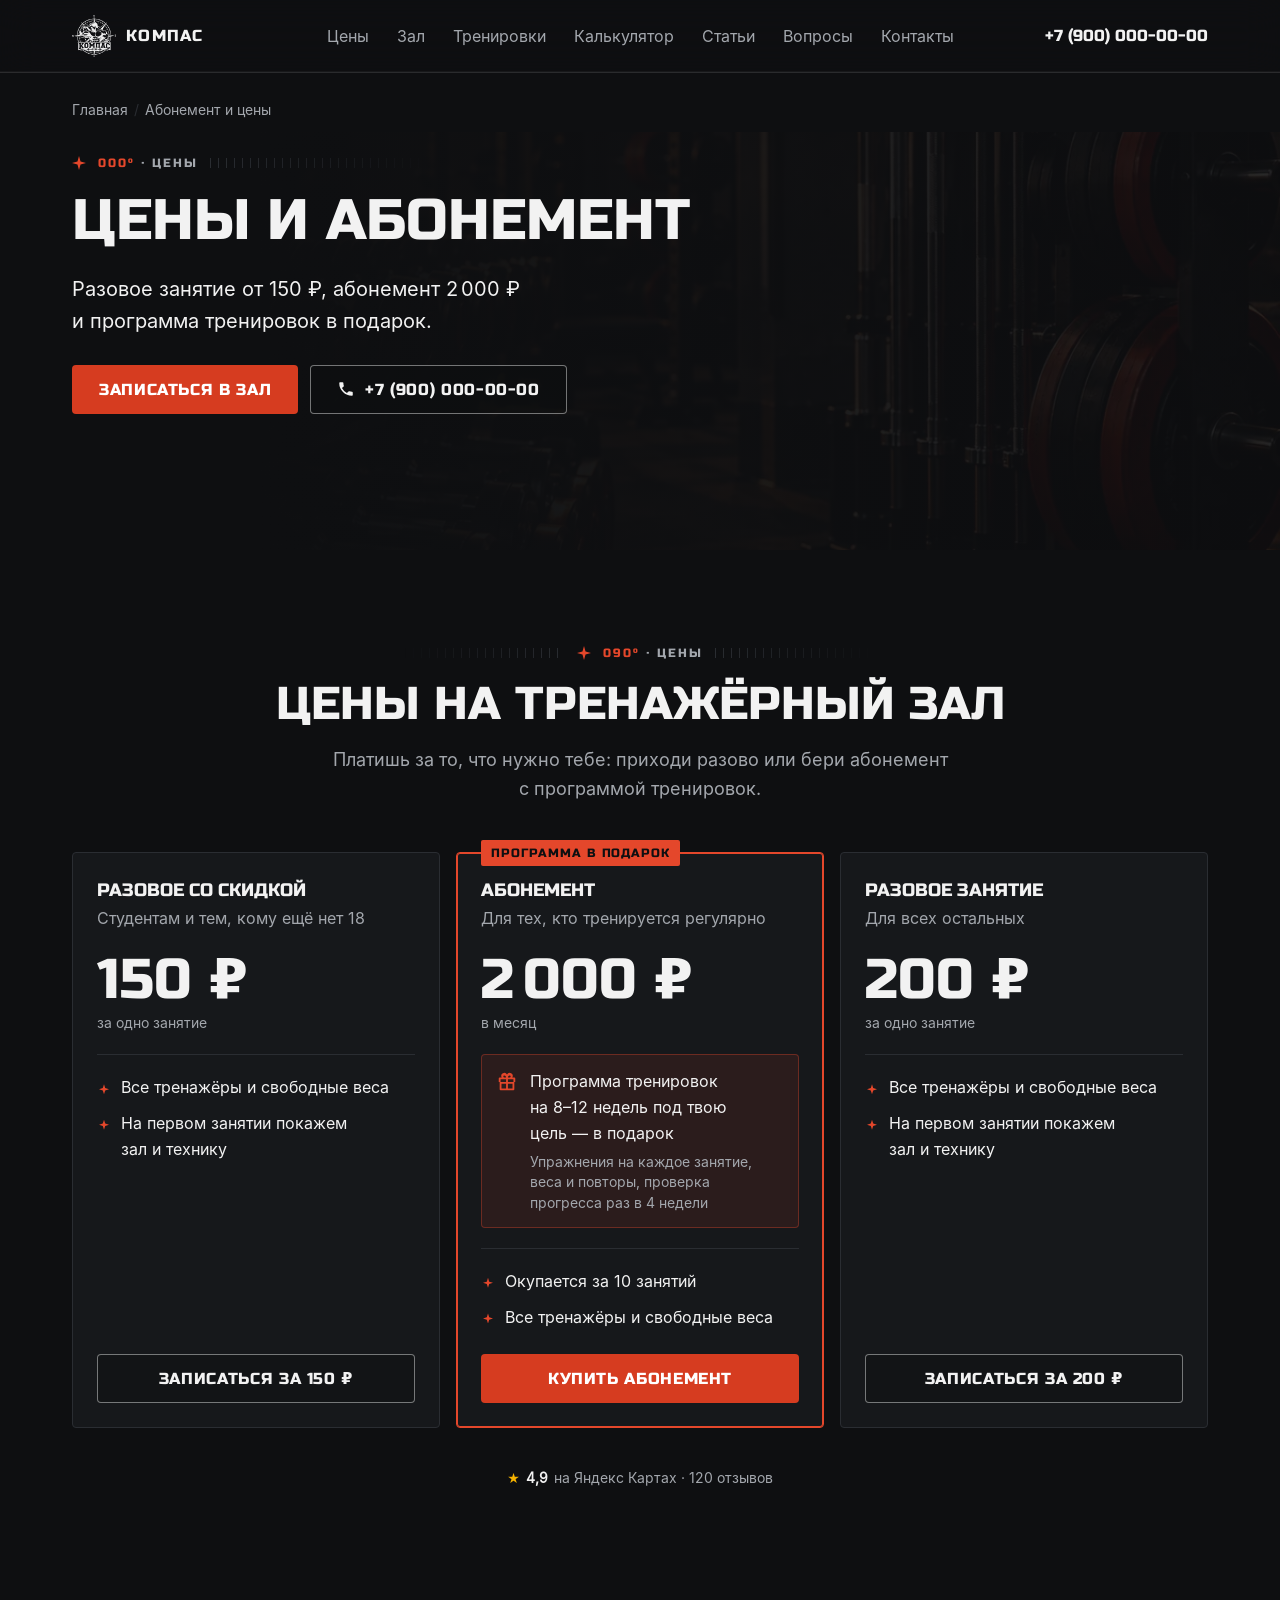
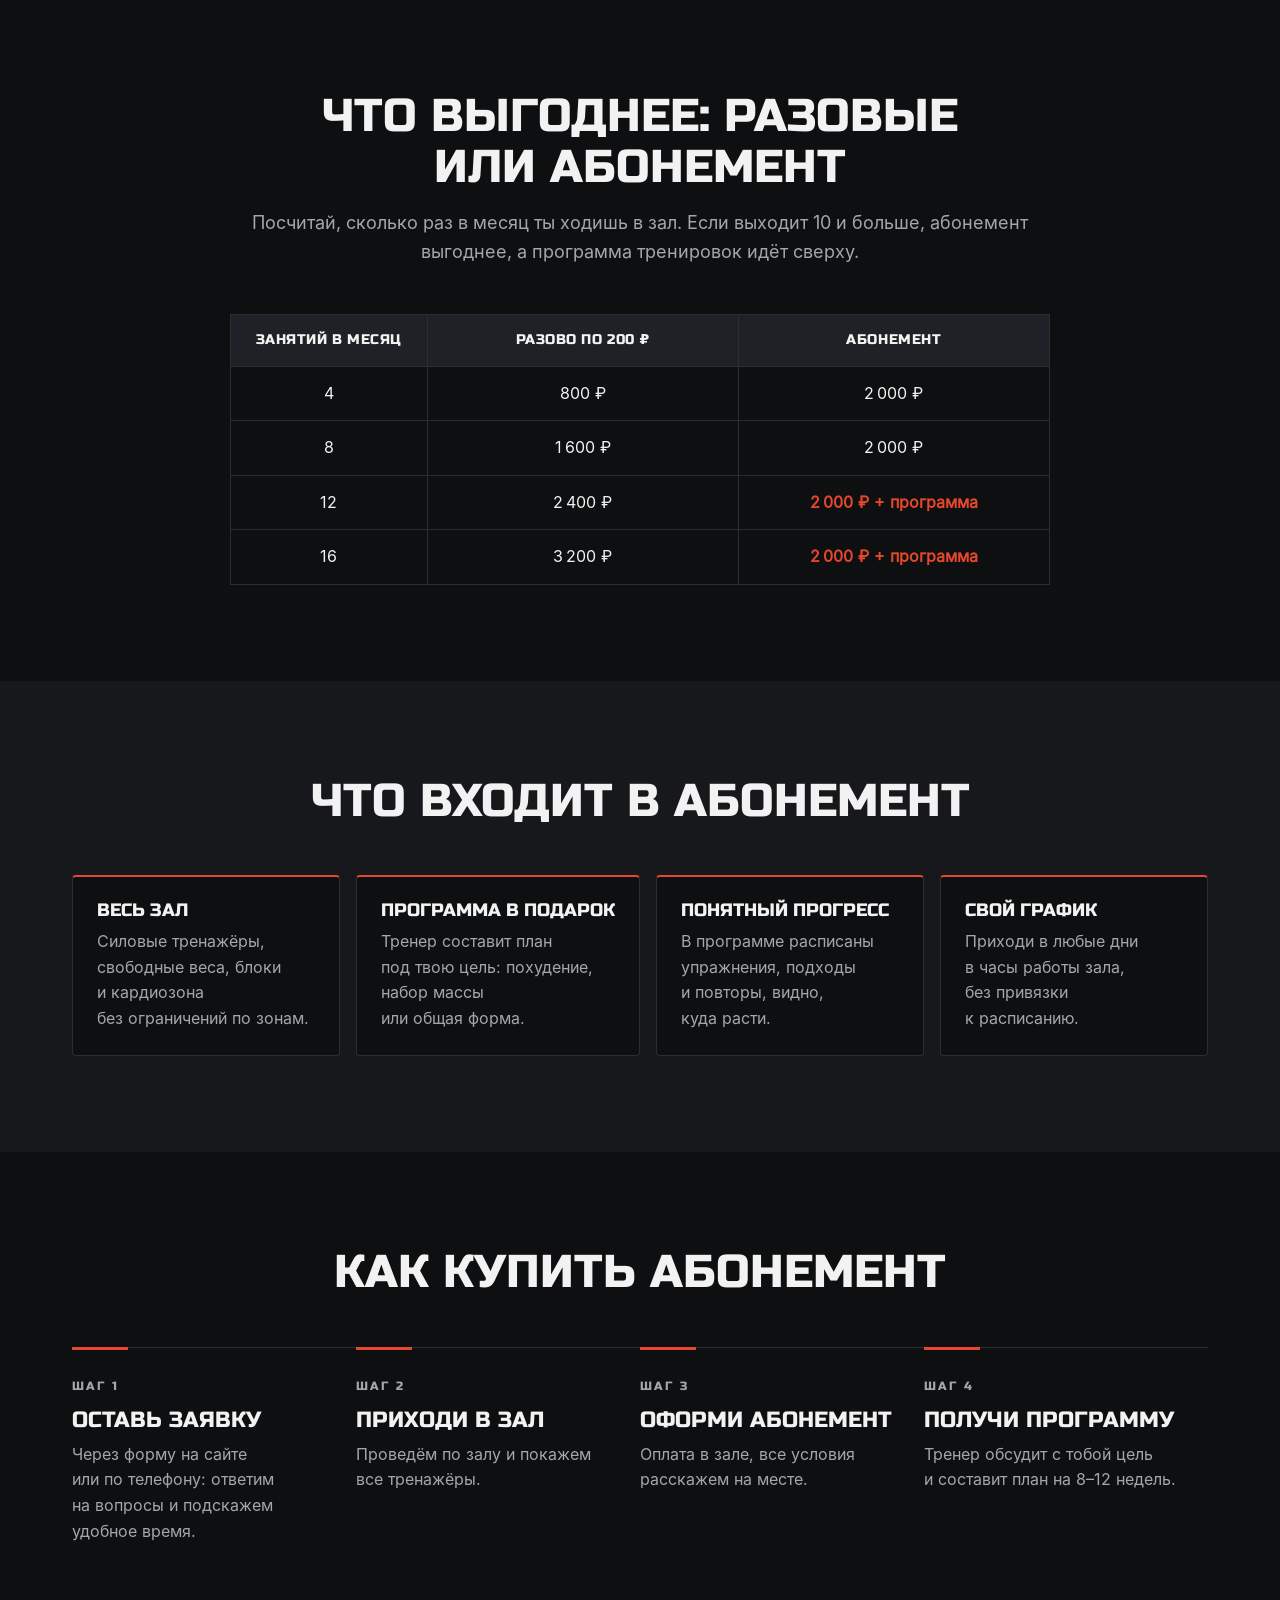
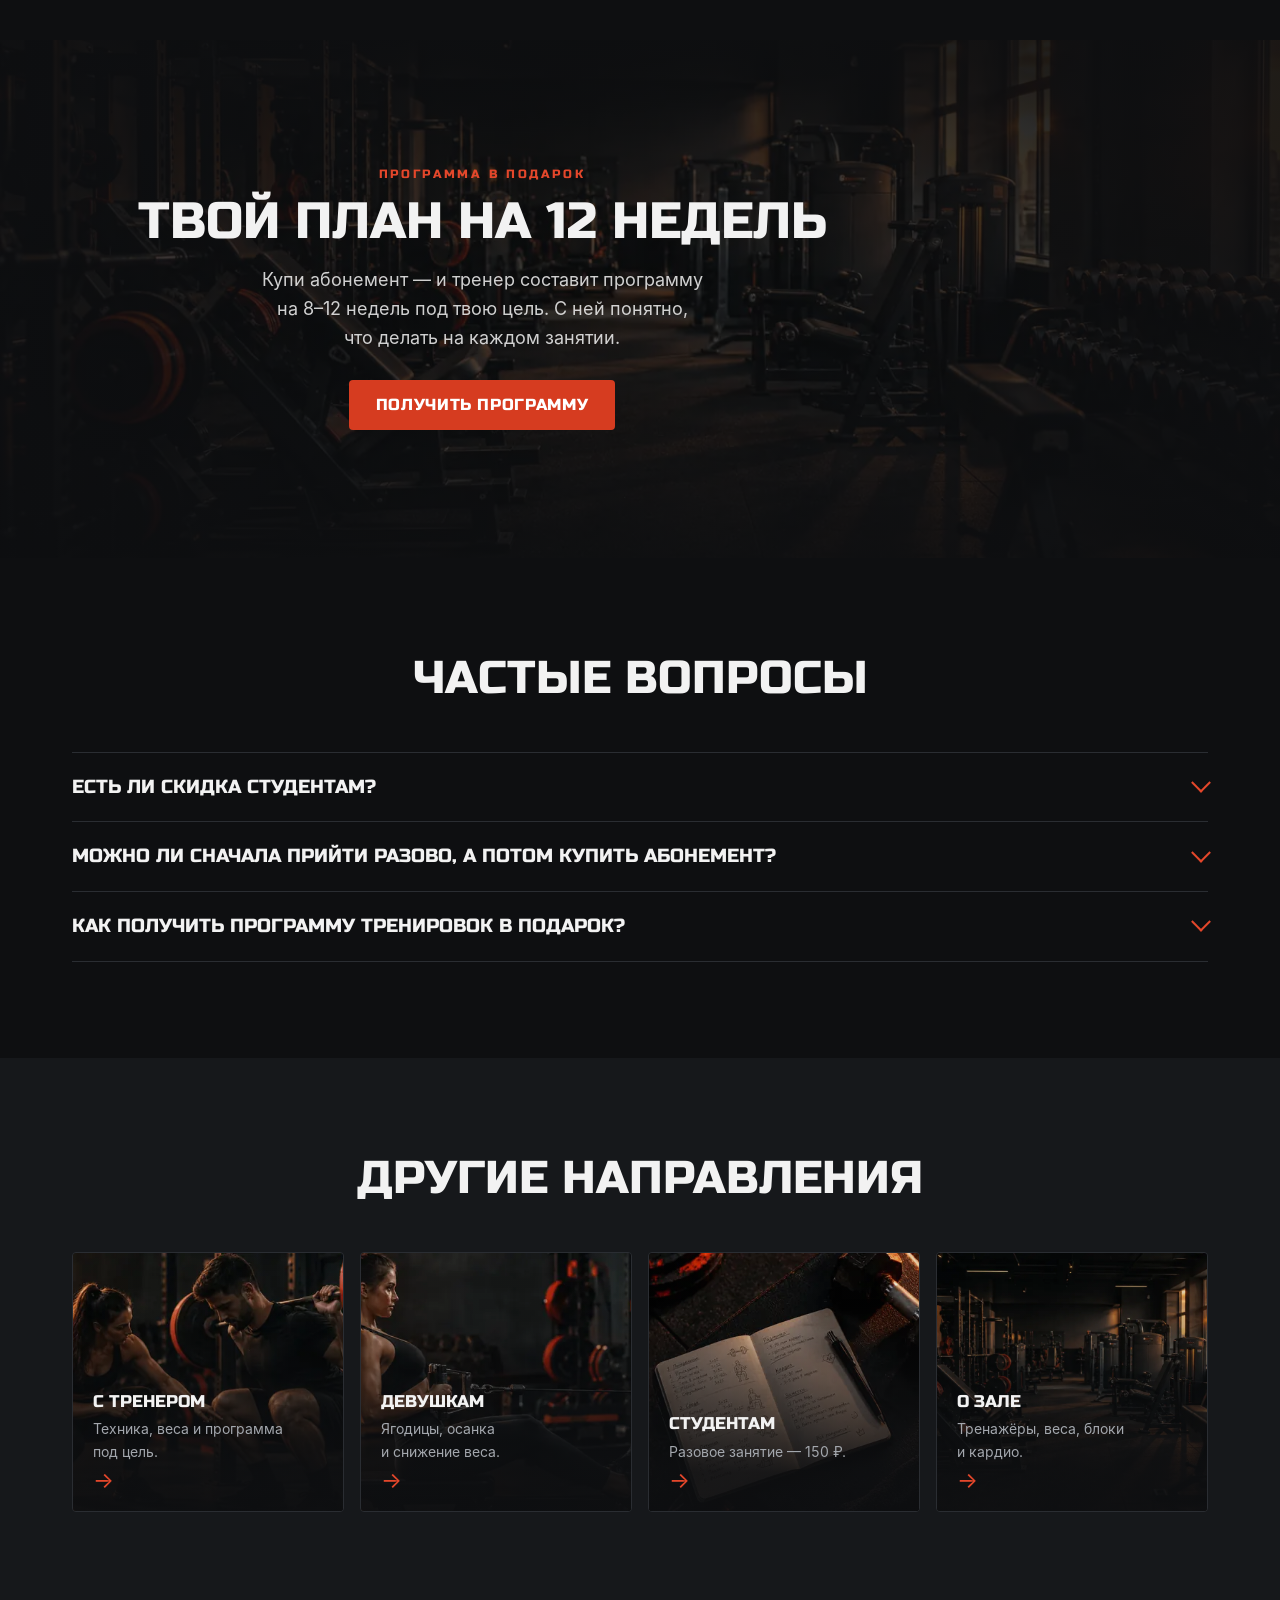
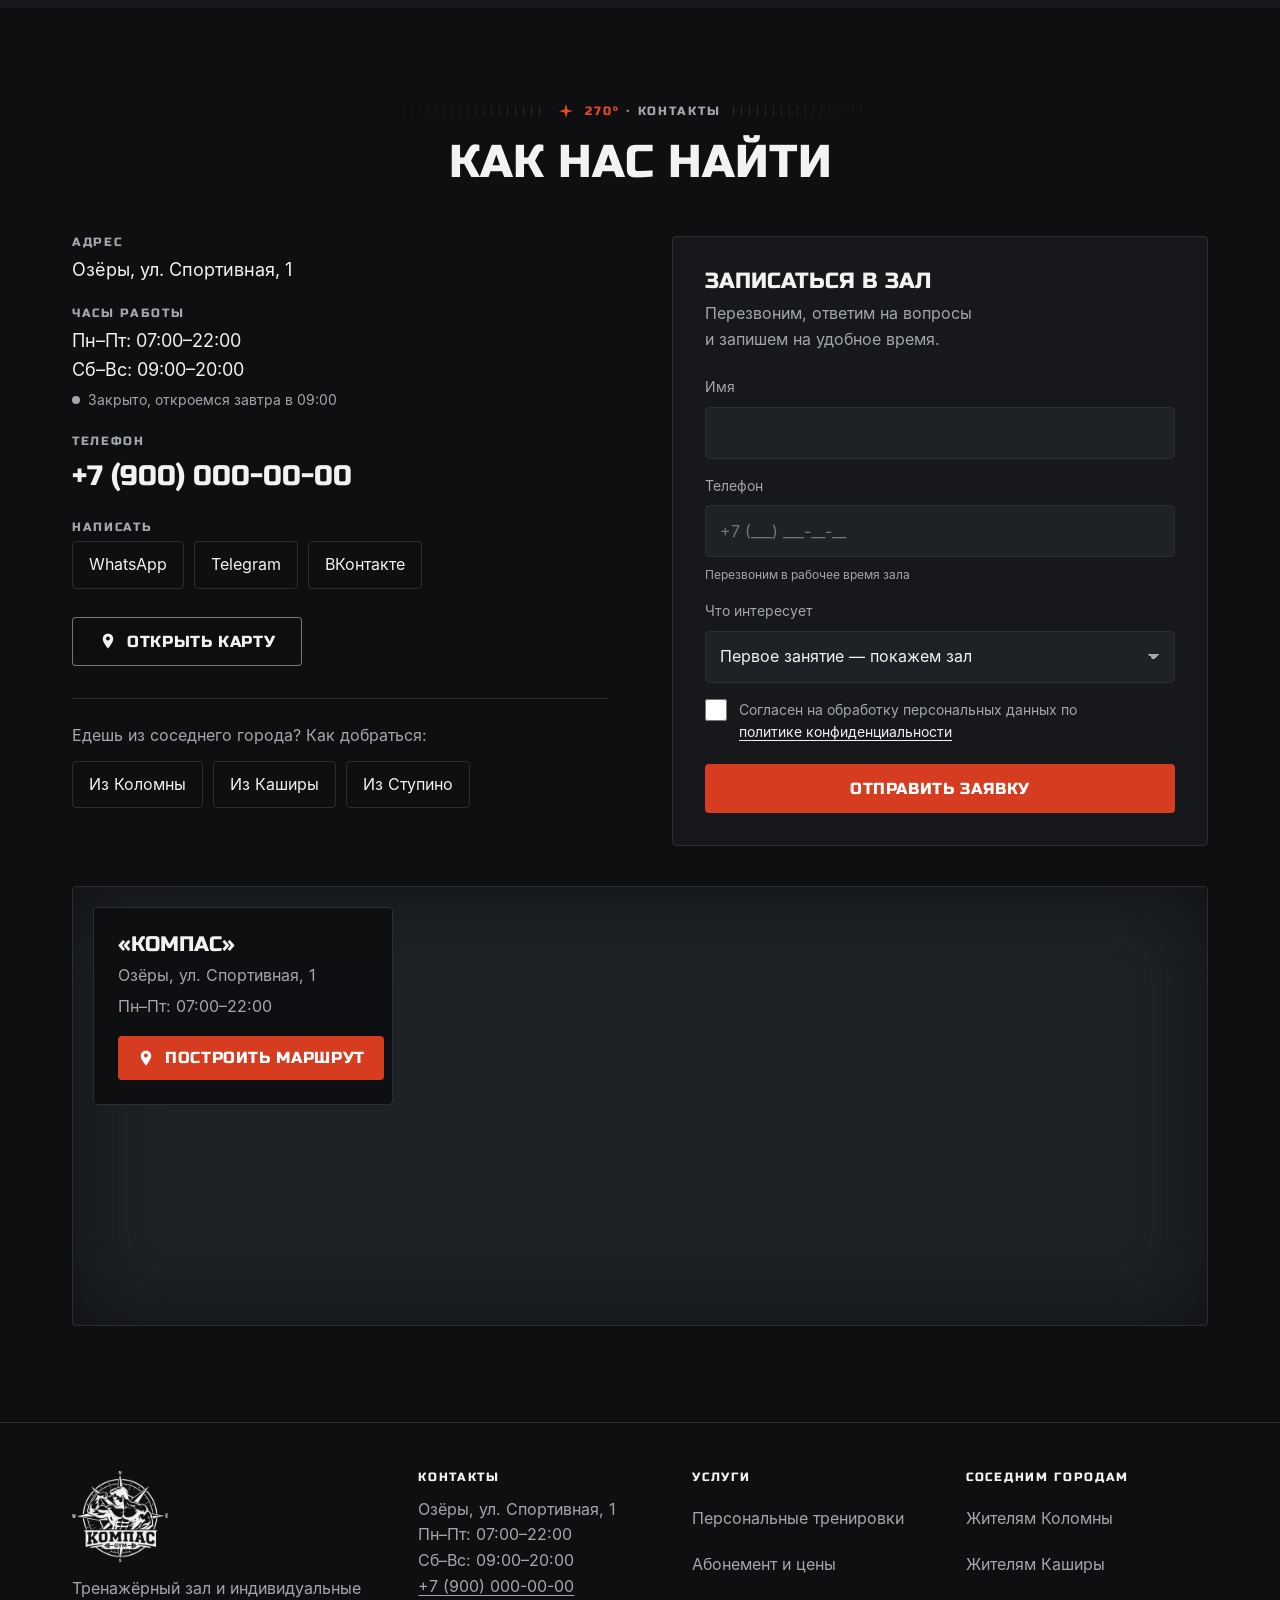
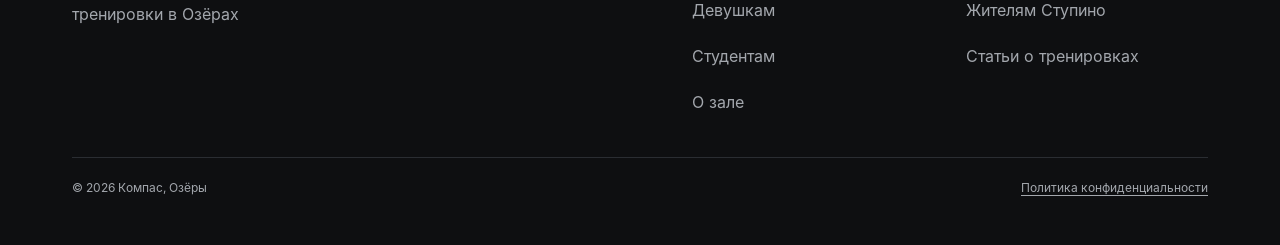
<file: abonement/index.html>
<!doctype html>
<html lang="ru" class="no-js" data-font="russo">
<head><meta name="robots" content="noindex, nofollow">
<meta charset="utf-8">
<meta name="viewport" content="width=device-width, initial-scale=1">
<title>Абонемент в тренажёрный зал в Озёрах — цены «Компас»</title>
<meta name="description" content="Цены тренажёрного зала «Компас» в Озёрах: разовое занятие 150–200 ₽, абонемент 2 000 ₽ и программа тренировок на 8–12 недель в подарок. Что выгоднее, как купить.">
<link rel="canonical" href="https://kompas-ozery.ru/abonement/">
<meta name="yandex-verification" content="0000000000000000">
<meta name="theme-color" content="#0E0F11">
<meta property="og:type" content="website">
<meta property="og:locale" content="ru_RU">
<meta property="og:site_name" content="Компас — тренажёрный зал в Озёрах">
<meta property="og:title" content="Абонемент в тренажёрный зал в Озёрах — цены «Компас»">
<meta property="og:description" content="Цены тренажёрного зала «Компас» в Озёрах: разовое занятие 150–200 ₽, абонемент 2 000 ₽ и программа тренировок на 8–12 недель в подарок. Что выгоднее, как купить.">
<meta property="og:url" content="https://kompas-ozery.ru/abonement/">
<meta property="og:image" content="https://kompas-ozery.ru/img/og.jpg">
<meta property="og:image:width" content="1200">
<meta property="og:image:height" content="630">
<link rel="icon" href="../favicon.ico" sizes="any">
<link rel="icon" type="image/png" sizes="32x32" href="../favicon-32.png">
<link rel="apple-touch-icon" href="../apple-touch-icon.png">
<link rel="preload" href="../fonts/Inter-Regular.woff" as="font" type="font/woff" crossorigin>
<link rel="preload" href="../fonts/head.woff" as="font" type="font/woff" crossorigin>

<link rel="stylesheet" href="../assets/style.css">
<script type="application/ld+json">{"@context": "https://schema.org", "@type": "ExerciseGym", "name": "Компас", "url": "https://kompas-ozery.ru/", "logo": "https://kompas-ozery.ru/img/logo-480.webp", "image": "https://kompas-ozery.ru/img/og.jpg", "telephone": "+79000000000", "priceRange": "150–2000 ₽", "address": {"@type": "PostalAddress", "streetAddress": "ул. Спортивная, 1", "addressLocality": "Озёры", "addressRegion": "Московская область", "postalCode": "140560", "addressCountry": "RU"}, "openingHours": ["Mo-Fr 07:00-22:00", "Sa-Su 09:00-20:00"], "areaServed": ["Озёры", "Коломна", "Кашира", "Ступино"], "sameAs": ["https://vk.com/kompas_ozery", "https://t.me/kompas_ozery"]}</script>
<script type="application/ld+json">{"@context": "https://schema.org", "@type": "FAQPage", "mainEntity": [{"@type": "Question", "name": "Есть ли скидка студентам?", "acceptedAnswer": {"@type": "Answer", "text": "Для студентов и тех, кому ещё нет 18, разовое занятие стоит 150 ₽ вместо 200 ₽. Условия абонемента для студентов уточни по телефону."}}, {"@type": "Question", "name": "Можно ли сначала прийти разово, а потом купить абонемент?", "acceptedAnswer": {"@type": "Answer", "text": "Да. Многие так и делают: приходят на одно-два занятия, чтобы посмотреть зал, а потом оформляют абонемент."}}, {"@type": "Question", "name": "Как получить программу тренировок в подарок?", "acceptedAnswer": {"@type": "Answer", "text": "Купи абонемент и расскажи тренеру о своей цели. Программу на 8–12 недель составят под тебя, она останется у тебя."}}]}</script>
<script type="application/ld+json">{"@context": "https://schema.org", "@type": "BreadcrumbList", "itemListElement": [{"@type": "ListItem", "position": 1, "name": "Главная", "item": "https://kompas-ozery.ru/"}, {"@type": "ListItem", "position": 2, "name": "Абонемент и цены", "item": "https://kompas-ozery.ru/abonement/"}]}</script>
<script>window.KOMPAS={metrika:0,whatsapp:"79000000000",formEndpoint:"",hours:[[[0, 1, 2, 3, 4], 420, 1320], [[5, 6], 540, 1200]]};</script>
<!-- Яндекс.Метрика -->
<script>(function(m,e,t,r,i,k,a){m[i]=m[i]||function(){(m[i].a=m[i].a||[]).push(arguments)};m[i].l=1*new Date();for(var j=0;j<document.scripts.length;j++){if(document.scripts[j].src===r){return;}}k=e.createElement(t),a=e.getElementsByTagName(t)[0],k.async=1,k.src=r,a.parentNode.insertBefore(k,a)})(window,document,"script","https://mc.yandex.ru/metrika/tag.js","ym");ym(00000000,"init",{clickmap:true,trackLinks:true,accurateTrackBounce:true,webvisor:true});</script>
<noscript><div><img src="https://mc.yandex.ru/watch/00000000" style="position:absolute;left:-9999px" alt=""></div></noscript>
</head>
<body>
<a class="skip" href="#main">Перейти к содержанию</a>
<header class="hdr hdr--page">
<div class="wrap hdr__in">
<a class="hdr__logo" href="../index.html" aria-label="Компас — на главную"><img src="../img/logo-160.webp" width="160" height="152" alt="Логотип тренажёрного зала Компас"><span>Компас</span></a>
<nav class="nav" aria-label="Основное меню"><a href="../index.html#ceny">Цены</a><a href="../index.html#zal">Зал</a><a href="../index.html#trenirovki">Тренировки</a><a href="../index.html#kalkulyator">Калькулятор</a><a href="../index.html#stati">Статьи</a><a href="../index.html#voprosy">Вопросы</a><a href="../index.html#kontakty">Контакты</a></nav>
<a class="hdr__tel" href="tel:+79000000000" data-goal="phone_click">+7 (900) 000-00-00</a>
<button class="burger" type="button" aria-label="Меню" aria-expanded="false" aria-controls="mnav"><span></span></button>
</div>
<nav class="mnav" id="mnav" aria-label="Мобильное меню"><a href="../index.html#ceny">Цены</a><a href="../index.html#zal">Зал</a><a href="../index.html#trenirovki">Тренировки</a><a href="../index.html#kalkulyator">Калькулятор</a><a href="../index.html#stati">Статьи</a><a href="../index.html#voprosy">Вопросы</a><a href="../index.html#kontakty">Контакты</a><a class="btn btn--main" href="tel:+79000000000" data-goal="phone_click"><svg viewBox="0 0 24 24" aria-hidden="true"><path fill="currentColor" d="M6.6 10.8a15.1 15.1 0 006.6 6.6l2.2-2.2c.3-.3.7-.4 1-.2 1.1.4 2.3.6 3.6.6.6 0 1 .4 1 1V20c0 .6-.4 1-1 1A17 17 0 013 4c0-.6.4-1 1-1h3.5c.6 0 1 .4 1 1 0 1.3.2 2.5.6 3.6.1.3 0 .7-.2 1z"/></svg>Позвонить</a></nav>
</header>

<nav class="crumbs wrap" aria-label="Хлебные крошки"><ol><li><a href="../index.html">Главная</a></li><li aria-current="page">Абонемент и цены</li></ol></nav>
<main id="main">
<section class="ghero" aria-labelledby="g-h">
<div class="ghero__bg"><img src="../img/weights-1200.webp" srcset="../img/weights-640.webp 640w, ../img/weights-1200.webp 1200w" sizes="100vw" width="1200" height="675" alt="" fetchpriority="high"></div>
<div class="wrap">
<div class="eyebrow"><svg class="star" viewBox="0 0 24 24" aria-hidden="true"><path fill="currentColor" d="M12 0l2.6 9.4L24 12l-9.4 2.6L12 24l-2.6-9.4L0 12l9.4-2.6z"/></svg><span><b>000°</b> · Цены</span></div>
<h1 id="g-h">Цены и абонемент</h1>
<p class="ghero__sub">Разовое занятие от 150 ₽, абонемент 2 000 ₽ и программа тренировок в подарок.</p>
<div class="hero__cta"><a class="btn btn--main" href="#zapis" data-goal="cta_hero" data-pick="Первое занятие — покажем зал">Записаться в зал</a><a class="btn btn--ghost" href="tel:+79000000000" data-goal="phone_click"><svg viewBox="0 0 24 24" aria-hidden="true"><path fill="currentColor" d="M6.6 10.8a15.1 15.1 0 006.6 6.6l2.2-2.2c.3-.3.7-.4 1-.2 1.1.4 2.3.6 3.6.6.6 0 1 .4 1 1V20c0 .6-.4 1-1 1A17 17 0 013 4c0-.6.4-1 1-1h3.5c.6 0 1 .4 1 1 0 1.3.2 2.5.6 3.6.1.3 0 .7-.2 1z"/></svg>+7 (900) 000-00-00</a></div>
</div>
</section>
<section class="sec" id="ceny" aria-labelledby="ceny-h">
<div class="wrap">
<div class="sec__head rv"><div class="eyebrow"><svg class="star" viewBox="0 0 24 24" aria-hidden="true"><path fill="currentColor" d="M12 0l2.6 9.4L24 12l-9.4 2.6L12 24l-2.6-9.4L0 12l9.4-2.6z"/></svg><span><b>090°</b> · Цены</span></div><h2 id="ceny-h">Цены на тренажёрный зал</h2>
<p>Платишь за то, что нужно тебе: приходи разово или бери абонемент с программой тренировок.</p></div>
<div class="prices">
<article class="price rv">
<h3>Разовое со скидкой</h3><p class="price__who">Студентам и тем, кому ещё нет 18</p>
<div class="price__sum"><span data-count="150">150</span> ₽</div><p class="price__per">за одно занятие</p>
<ul><li>Все тренажёры и свободные веса</li><li>На первом занятии покажем зал и технику</li></ul>
<a class="btn btn--ghost" href="#zapis" data-goal="cta_price_150" data-pick="Разовое 150 ₽">Записаться за 150 ₽</a>
</article>
<article class="price price--hit rv">
<span class="price__tag">Программа в подарок</span>
<h3>Абонемент</h3><p class="price__who">Для тех, кто тренируется регулярно</p>
<div class="price__sum"><span data-count="2000">2&#8239;000</span> ₽</div><p class="price__per">в месяц</p>
<div class="gift"><svg viewBox="0 0 24 24" aria-hidden="true"><path fill="currentColor" d="M20 7h-2.2A3 3 0 0012 3.8 3 3 0 006.2 7H4a1 1 0 00-1 1v4h1v8a1 1 0 001 1h14a1 1 0 001-1v-8h1V8a1 1 0 00-1-1zm-5-2a1 1 0 110 2h-2a2 2 0 012-2zM9 5a2 2 0 012 2H9a1 1 0 010-2zM5 9h6v3H5zm1 5h5v5H6zm7 5v-5h5v5zm6-7h-6V9h6z"/></svg><span>Программа тренировок на 8–⁠12 недель под твою цель — в подарок<small class="gift__in">Упражнения на каждое занятие, веса и повторы, проверка прогресса раз в 4 недели</small></span></div>
<ul><li>Окупается за 10 занятий</li><li>Все тренажёры и свободные веса</li></ul>
<a class="btn btn--main" href="#zapis" data-goal="cta_price_2000" data-pick="Абонемент 2 000 ₽">Купить абонемент</a>
</article>
<article class="price rv">
<h3>Разовое занятие</h3><p class="price__who">Для всех остальных</p>
<div class="price__sum"><span data-count="200">200</span> ₽</div><p class="price__per">за одно занятие</p>
<ul><li>Все тренажёры и свободные веса</li><li>На первом занятии покажем зал и технику</li></ul>
<a class="btn btn--ghost" href="#zapis" data-goal="cta_price_200" data-pick="Разовое 200 ₽">Записаться за 200 ₽</a>
</article>
</div>
<p class="rating rv"><a href="https://yandex.ru/maps/?text=Озёры%2C%20ул.%20Спортивная%2C%201" target="_blank" rel="noopener" data-goal="rating_click"><span class="rating__star" aria-hidden="true">★</span> <b>4,9</b> на Яндекс Картах · 120 отзывов</a></p>
</div>
</section>

<section class="sec"><div class="wrap"><div class="sec__head rv"><h2>Что выгоднее: разовые или абонемент</h2><p>Посчитай, сколько раз в месяц ты ходишь в зал. Если выходит 10 и больше, абонемент выгоднее, а программа тренировок идёт сверху.</p></div><div class="tbl cmp rv"><table><thead><tr><th>Занятий в месяц</th><th>Разово по 200 ₽</th><th>Абонемент</th></tr></thead><tbody><tr><td>4</td><td>800 ₽</td><td>2 000 ₽</td></tr><tr><td>8</td><td>1 600 ₽</td><td>2 000 ₽</td></tr><tr><td>12</td><td>2 400 ₽</td><td>2 000 ₽ + программа</td></tr><tr><td>16</td><td>3 200 ₽</td><td>2 000 ₽ + программа</td></tr></tbody></table></div></div></section>
<section class="sec sec--alt"><div class="wrap"><div class="sec__head rv"><h2>Что входит в абонемент</h2></div><div class="ics"><div class="ic rv"><h3>Весь зал</h3><p>Силовые тренажёры, свободные веса, блоки и кардиозона без ограничений по зонам.</p></div><div class="ic rv"><h3>Программа в подарок</h3><p>Тренер составит план под твою цель: похудение, набор массы или общая форма.</p></div><div class="ic rv"><h3>Понятный прогресс</h3><p>В программе расписаны упражнения, подходы и повторы, видно, куда расти.</p></div><div class="ic rv"><h3>Свой график</h3><p>Приходи в любые дни в часы работы зала, без привязки к расписанию.</p></div></div></div></section>
<section class="sec"><div class="wrap"><div class="sec__head rv"><h2>Как купить абонемент</h2></div><ol class="steps steps--4"><li class="step rv"><span class="step__n">Шаг 1</span><h3>Оставь заявку</h3><p>Через форму на сайте или по телефону: ответим на вопросы и подскажем удобное время.</p></li><li class="step rv"><span class="step__n">Шаг 2</span><h3>Приходи в зал</h3><p>Проведём по залу и покажем все тренажёры.</p></li><li class="step rv"><span class="step__n">Шаг 3</span><h3>Оформи абонемент</h3><p>Оплата в зале, все условия расскажем на месте.</p></li><li class="step rv"><span class="step__n">Шаг 4</span><h3>Получи программу</h3><p>Тренер обсудит с тобой цель и составит план на 8–⁠12 недель.</p></li></ol></div></section>
<section class="band" id="plan" aria-labelledby="plan-h">
<div class="band__bg"><img src="../img/hall-1200.webp" srcset="../img/hall-640.webp 640w, ../img/hall-1200.webp 1200w" sizes="100vw" width="1200" height="675" alt="" loading="lazy" decoding="async"></div>
<div class="wrap band__grid">
<div class="band__in rv">
<p class="band__kicker">Программа в подарок</p>
<h2 class="band__h" id="plan-h">Твой план на 12 недель</h2>
<p class="band__p">Купи абонемент — и тренер составит программу на 8–⁠12 недель под твою цель. С ней понятно, что делать на каждом занятии.</p>

<div class="band__cta"><a class="btn btn--main" href="#zapis" data-goal="cta_band" data-pick="Абонемент 2 000 ₽">Получить программу</a></div>
</div>

</div>
</section>
<section class="sec" id="voprosy" aria-labelledby="voprosy-h">
<div class="wrap">
<div class="sec__head rv"><h2 id="voprosy-h">Частые вопросы</h2></div>
<div class="faq rv"><details><summary>Есть ли скидка студентам?</summary><div class="ans"><p>Для студентов и тех, кому ещё нет 18, разовое занятие стоит 150 ₽ вместо 200 ₽. Условия абонемента для студентов уточни по телефону.</p></div></details><details><summary>Можно ли сначала прийти разово, а потом купить абонемент?</summary><div class="ans"><p>Да. Многие так и делают: приходят на одно-два занятия, чтобы посмотреть зал, а потом оформляют абонемент.</p></div></details><details><summary>Как получить программу тренировок в подарок?</summary><div class="ans"><p>Купи абонемент и расскажи тренеру о своей цели. Программу на 8–⁠12 недель составят под тебя, она останется у тебя.</p></div></details></div>
</div>
</section>

<section class="sec sec--alt"><div class="wrap"><div class="sec__head rv"><h2>Другие направления</h2></div><div class="svcs svcs--4"><a class="svc rv" href="../personalnye-trenirovki/index.html"><img src="../img/coach-squat-1200.webp" srcset="../img/coach-squat-640.webp 640w, ../img/coach-squat-1200.webp 1200w" sizes="(min-width:1100px) 25vw, (min-width:640px) 50vw, 100vw" width="1200" height="675" alt="" loading="lazy" decoding="async"><span class="svc__b"><b>С тренером</b><span>Техника, веса и программа под цель.</span></span></a><a class="svc rv" href="../trenirovki-dlya-devushek/index.html"><img src="../img/woman-row-1200.webp" srcset="../img/woman-row-640.webp 640w, ../img/woman-row-1200.webp 1200w" sizes="(min-width:1100px) 25vw, (min-width:640px) 50vw, 100vw" width="1200" height="675" alt="" loading="lazy" decoding="async"><span class="svc__b"><b>Девушкам</b><span>Ягодицы, осанка и снижение веса.</span></span></a><a class="svc rv" href="../studentam/index.html"><img src="../img/cover-novice-1200.webp" srcset="../img/cover-novice-640.webp 640w, ../img/cover-novice-1200.webp 1200w" sizes="(min-width:1100px) 25vw, (min-width:640px) 50vw, 100vw" width="1200" height="675" alt="" loading="lazy" decoding="async"><span class="svc__b"><b>Студентам</b><span>Разовое занятие — 150 ₽.</span></span></a><a class="svc rv" href="../o-zale/index.html"><img src="../img/hall-1200.webp" srcset="../img/hall-640.webp 640w, ../img/hall-1200.webp 1200w" sizes="(min-width:1100px) 25vw, (min-width:640px) 50vw, 100vw" width="1200" height="675" alt="" loading="lazy" decoding="async"><span class="svc__b"><b>О зале</b><span>Тренажёры, веса, блоки и кардио.</span></span></a></div></div></section>
<section class="sec" id="kontakty" aria-labelledby="kontakty-h">
<div class="wrap">
<div class="sec__head rv"><div class="eyebrow"><svg class="star" viewBox="0 0 24 24" aria-hidden="true"><path fill="currentColor" d="M12 0l2.6 9.4L24 12l-9.4 2.6L12 24l-2.6-9.4L0 12l9.4-2.6z"/></svg><span><b>270°</b> · Контакты</span></div><h2 id="kontakty-h">Как нас найти</h2></div>
<div class="contacts">
<div class="rv">
<dl class="cinfo">
<div><dt>Адрес</dt><dd>Озёры, ул. Спортивная, 1</dd></div>
<div><dt>Часы работы</dt><dd>Пн–Пт: 07:00–⁠22:00<br>Сб–Вс: 09:00–⁠20:00<br><span class="open" data-open hidden></span></dd></div>
<div><dt>Телефон</dt><dd><a class="tel" href="tel:+79000000000" data-goal="phone_click">+7 (900) 000-00-00</a></dd></div>
<div><dt>Написать</dt><dd class="msgs"><a href="https://wa.me/79000000000" target="_blank" rel="noopener" data-goal="messenger_whatsapp">WhatsApp</a><a href="https://t.me/kompas_ozery" target="_blank" rel="noopener" data-goal="messenger_telegram">Telegram</a><a href="https://vk.com/kompas_ozery" target="_blank" rel="noopener" data-goal="messenger_vk">ВКонтакте</a></dd></div>
</dl>
<div class="route"><a class="btn btn--ghost" href="https://yandex.ru/maps/?text=Озёры%2C%20ул.%20Спортивная%2C%201" target="_blank" rel="noopener" data-goal="map_click"><svg viewBox="0 0 24 24" aria-hidden="true"><path fill="currentColor" d="M12 2a7 7 0 00-7 7c0 5.2 7 13 7 13s7-7.8 7-13a7 7 0 00-7-7zm0 9.5A2.5 2.5 0 1112 6a2.5 2.5 0 010 5z"/></svg>Открыть карту</a></div>
<div class="geo-links"><p>Едешь из соседнего города? Как добраться:</p><ul><li><a href="../kolomna/index.html">Из Коломны</a></li><li><a href="../kashira/index.html">Из Каширы</a></li><li><a href="../stupino/index.html">Из Ступино</a></li></ul></div>
</div>
<div class="form rv" id="zapis">
<div class="form__body">
<h3>Записаться в зал</h3>
<p class="form__lead">Перезвоним, ответим на вопросы и запишем на удобное время.</p>
<form class="js-form" novalidate>
<div class="fld"><label for="f-name">Имя</label><input id="f-name" name="name" type="text" autocomplete="given-name" required><span class="fld__err">Напиши, как к тебе обращаться</span></div>
<div class="fld"><label for="f-phone">Телефон</label><input id="f-phone" name="phone" type="tel" inputmode="tel" autocomplete="tel" placeholder="+7 (___) ___-__-__" aria-describedby="f-phone-h" required><span class="fld__help" id="f-phone-h">Перезвоним в рабочее время зала</span><span class="fld__err">Введи номер в формате +7 (900) 000-00-00</span></div>
<div class="fld"><label for="f-what">Что интересует</label><select id="f-what" name="what">
<option selected>Первое занятие — покажем зал</option><option>Разовое 200 ₽</option><option>Разовое 150 ₽</option><option>Абонемент 2 000 ₽</option><option>Индивидуальная тренировка</option></select></div>
<input type="hidden" name="note" id="f-note"><p class="form__note" id="f-note-v" hidden></p>
<label class="agree"><input type="checkbox" name="agree" required><span>Согласен на обработку персональных данных по <a href="../politika/index.html">политике конфиденциальности</a></span></label>
<p class="agree__err" role="alert">Отметь согласие, чтобы отправить заявку</p>
<button class="btn btn--main" type="submit">Отправить заявку</button>
</form>
</div>
<div class="form__ok form__ok--ok" role="status" aria-live="polite"><h3>Заявка отправлена</h3><p>Перезвоним в рабочее время зала и договоримся о первом занятии. Если удобнее, позвони сам: <a href="tel:+79000000000">+7 (900) 000-00-00</a>.</p></div>
<div class="form__ok form__ok--wa" role="status" aria-live="polite"><h3>Осталось отправить в WhatsApp</h3><p>Мы открыли WhatsApp с готовым сообщением. Нажми «Отправить» — и мы перезвоним.</p><a class="btn btn--main js-wa-again" href="https://wa.me/79000000000" target="_blank" rel="noopener">Открыть WhatsApp ещё раз</a><p class="form__alt">Или позвони: <a href="tel:+79000000000">+7 (900) 000-00-00</a></p></div>
</div>

</div>
<div class="map rv"><div class="map__card"><b>«Компас»</b><span>Озёры, ул. Спортивная, 1</span><span>Пн–Пт: 07:00–⁠22:00</span><a class="btn btn--main" href="https://yandex.ru/maps/?text=Озёры%2C%20ул.%20Спортивная%2C%201" target="_blank" rel="noopener" data-goal="map_click"><svg viewBox="0 0 24 24" aria-hidden="true"><path fill="currentColor" d="M12 2a7 7 0 00-7 7c0 5.2 7 13 7 13s7-7.8 7-13a7 7 0 00-7-7zm0 9.5A2.5 2.5 0 1112 6a2.5 2.5 0 010 5z"/></svg>Построить маршрут</a></div><div class="map__frame"><iframe src="https://yandex.ru/map-widget/v1/?ll=38.5600%2C54.8556&amp;z=16&amp;pt=38.5600%2C54.8556%2Cpm2rdl" loading="lazy" title="Тренажёрный зал Компас на Яндекс Картах" allowfullscreen></iframe></div></div>
</div>
</section>

</main>
<footer class="ftr">
<div class="wrap">
<div class="ftr__in">
<div><img src="../img/logo-240.webp" width="240" height="228" alt="Компас — тренажёрный зал в Озёрах" loading="lazy"><p>Тренажёрный зал и индивидуальные тренировки в Озёрах</p></div>
<div><h4>Контакты</h4><p>Озёры, ул. Спортивная, 1<br>Пн–Пт: 07:00–⁠22:00<br>Сб–Вс: 09:00–⁠20:00<br><a href="tel:+79000000000" data-goal="phone_click">+7 (900) 000-00-00</a></p></div>
<div><h4>Услуги</h4><ul><li><a href="../personalnye-trenirovki/index.html">Персональные тренировки</a></li><li><a href="../abonement/index.html">Абонемент и цены</a></li><li><a href="../trenirovki-dlya-devushek/index.html">Девушкам</a></li><li><a href="../studentam/index.html">Студентам</a></li><li><a href="../o-zale/index.html">О зале</a></li></ul></div>
<div><h4>Соседним городам</h4><ul><li><a href="../kolomna/index.html">Жителям Коломны</a></li><li><a href="../kashira/index.html">Жителям Каширы</a></li><li><a href="../stupino/index.html">Жителям Ступино</a></li><li><a href="../stati/index.html">Статьи о тренировках</a></li></ul></div>
</div>
<div class="ftr__copy"><span>© 2026 Компас, Озёры</span><a href="../politika/index.html">Политика конфиденциальности</a></div>
</div>
</footer>
<div class="mbar" aria-label="Быстрая связь">
<a class="btn btn--ghost" href="tel:+79000000000" data-goal="phone_click"><svg viewBox="0 0 24 24" aria-hidden="true"><path fill="currentColor" d="M6.6 10.8a15.1 15.1 0 006.6 6.6l2.2-2.2c.3-.3.7-.4 1-.2 1.1.4 2.3.6 3.6.6.6 0 1 .4 1 1V20c0 .6-.4 1-1 1A17 17 0 013 4c0-.6.4-1 1-1h3.5c.6 0 1 .4 1 1 0 1.3.2 2.5.6 3.6.1.3 0 .7-.2 1z"/></svg>Позвонить</a>
<a class="btn btn--main" href="#zapis" data-goal="cta_sticky">Записаться в зал</a>
</div>
<script src="../assets/main.js" defer></script>

</body>
</html>
</file>
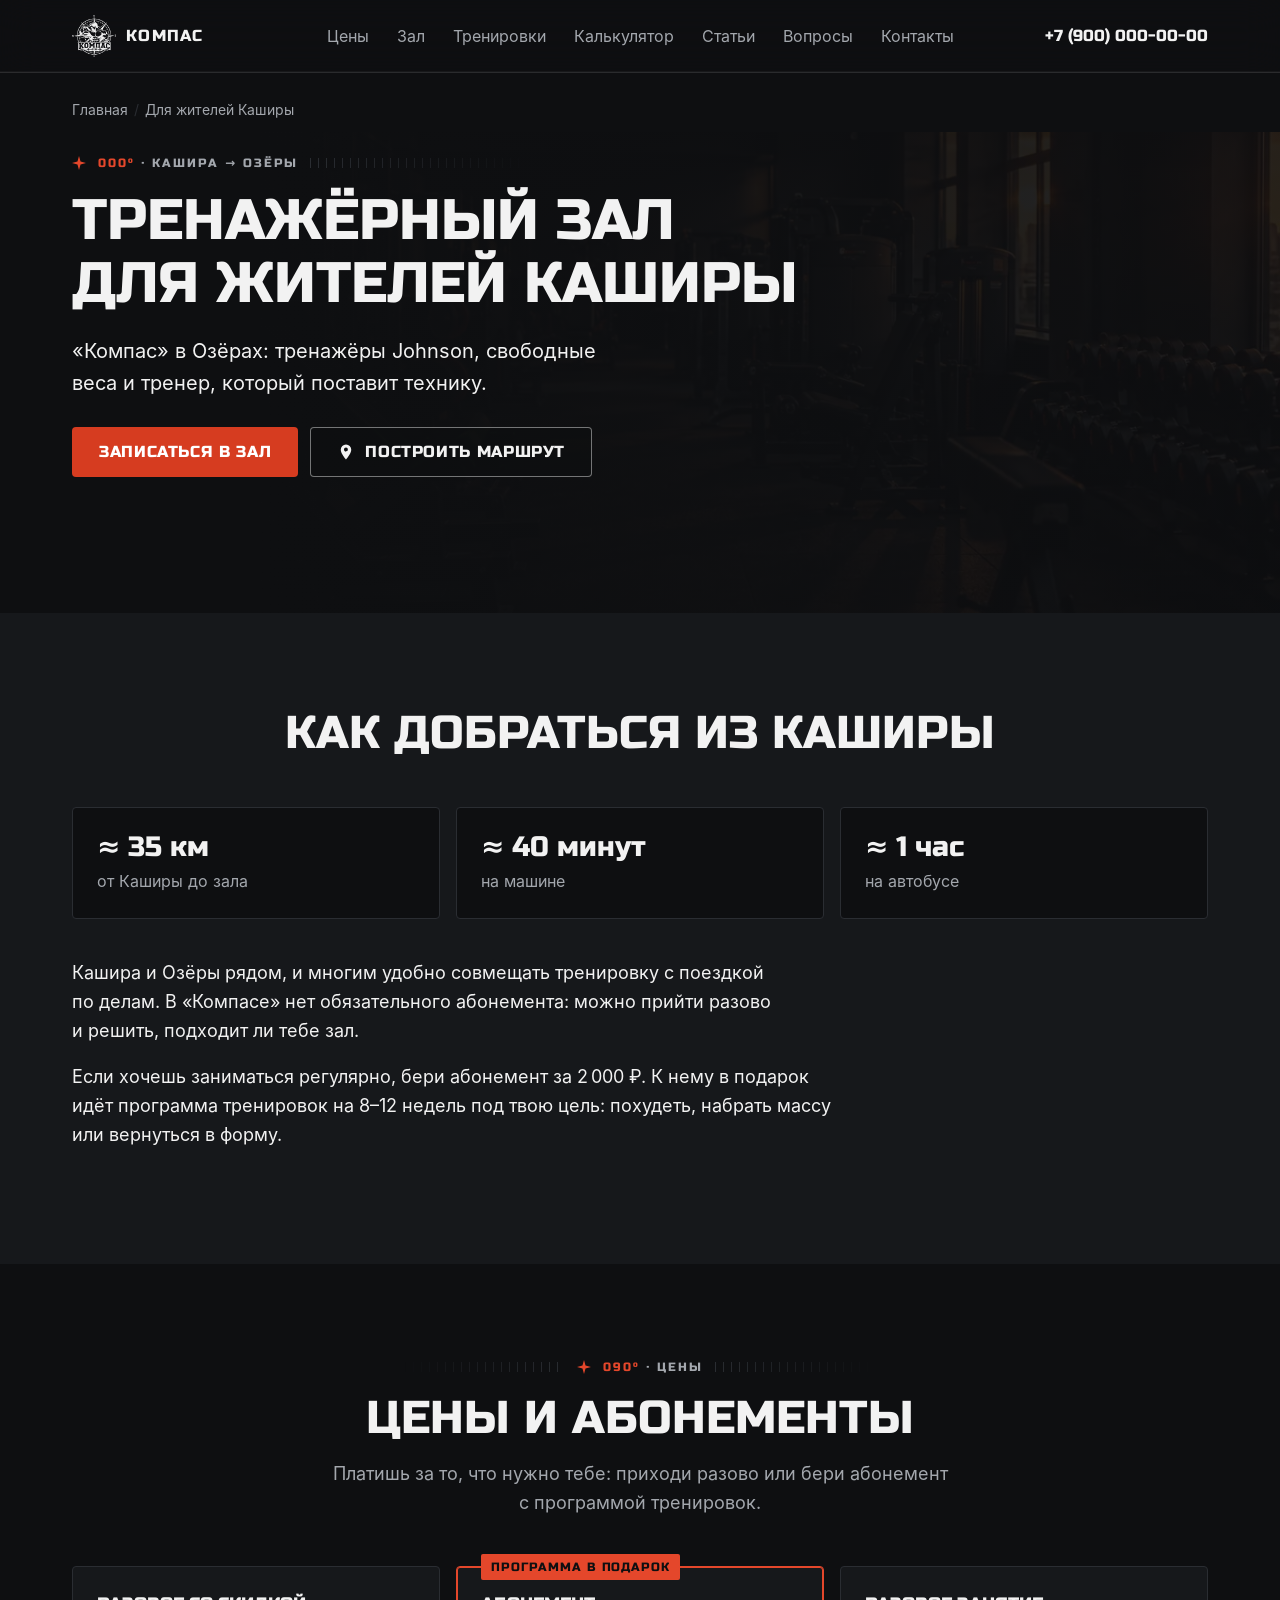
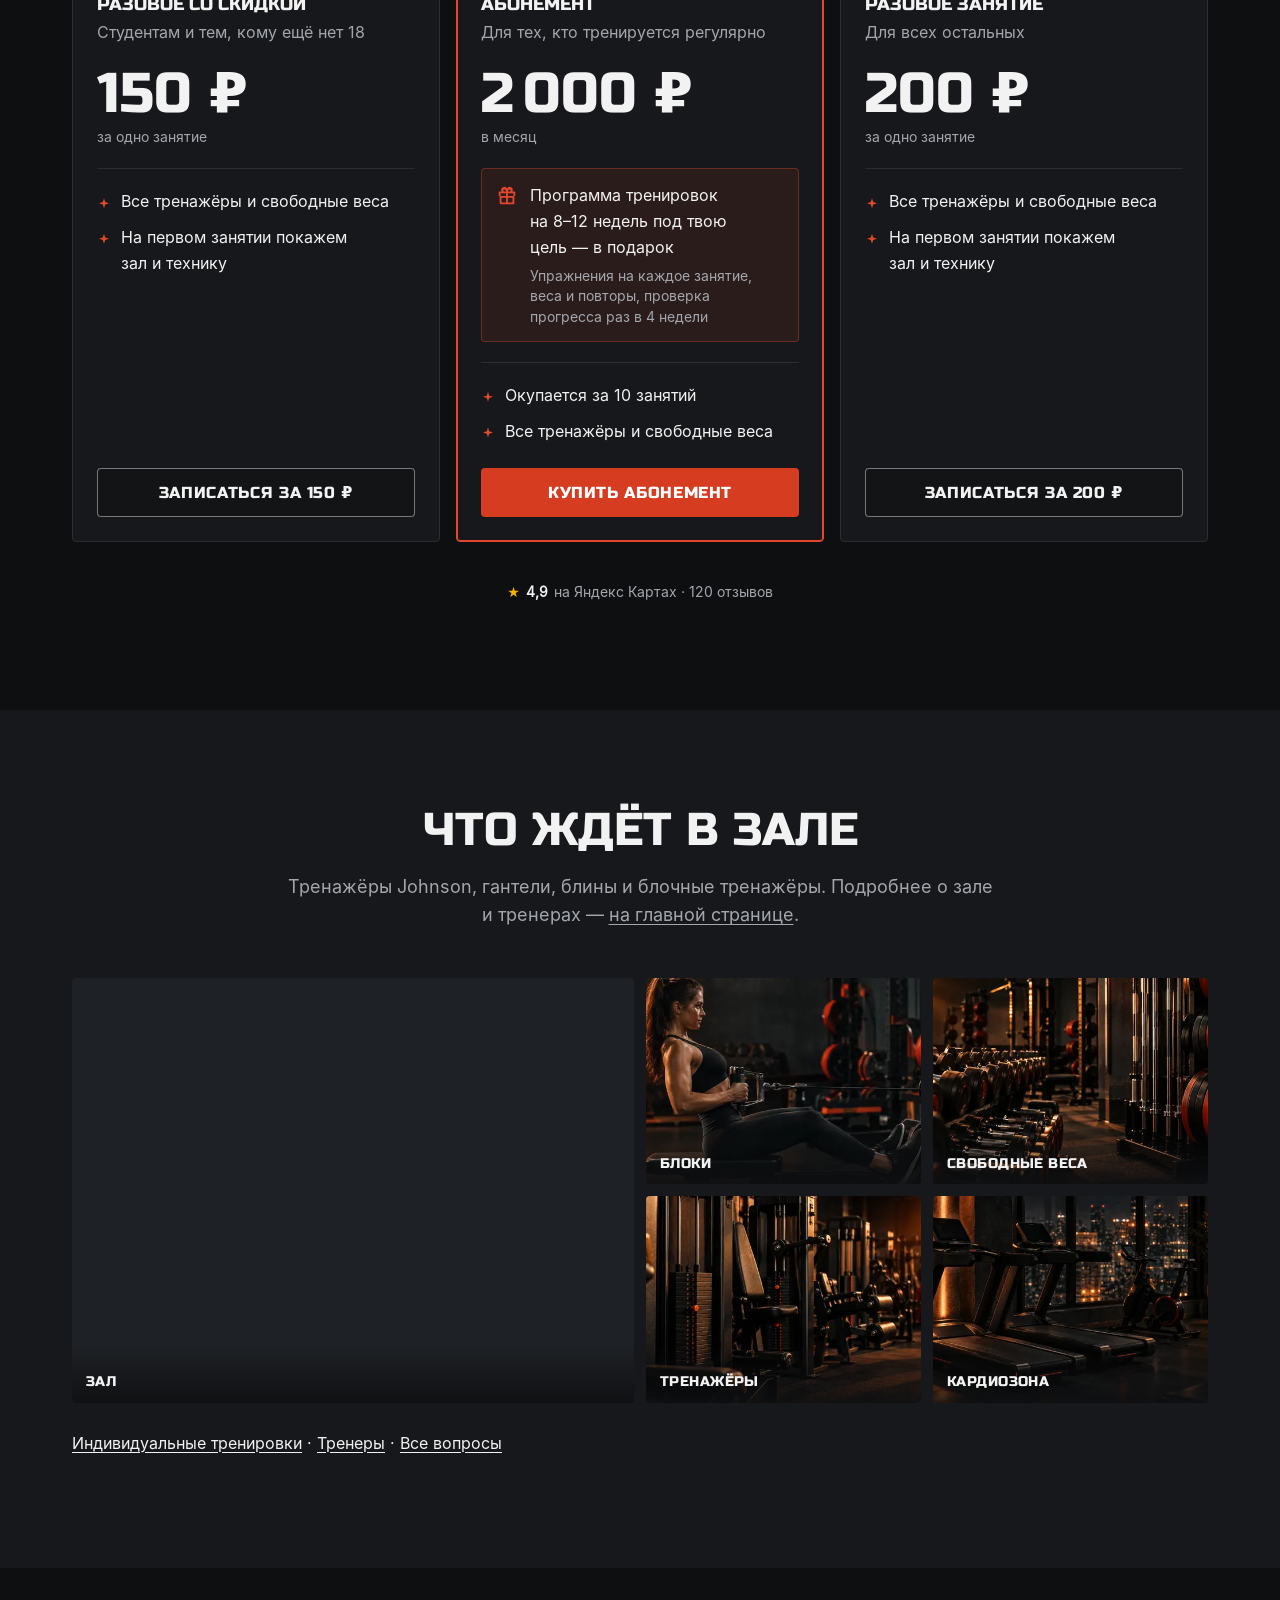
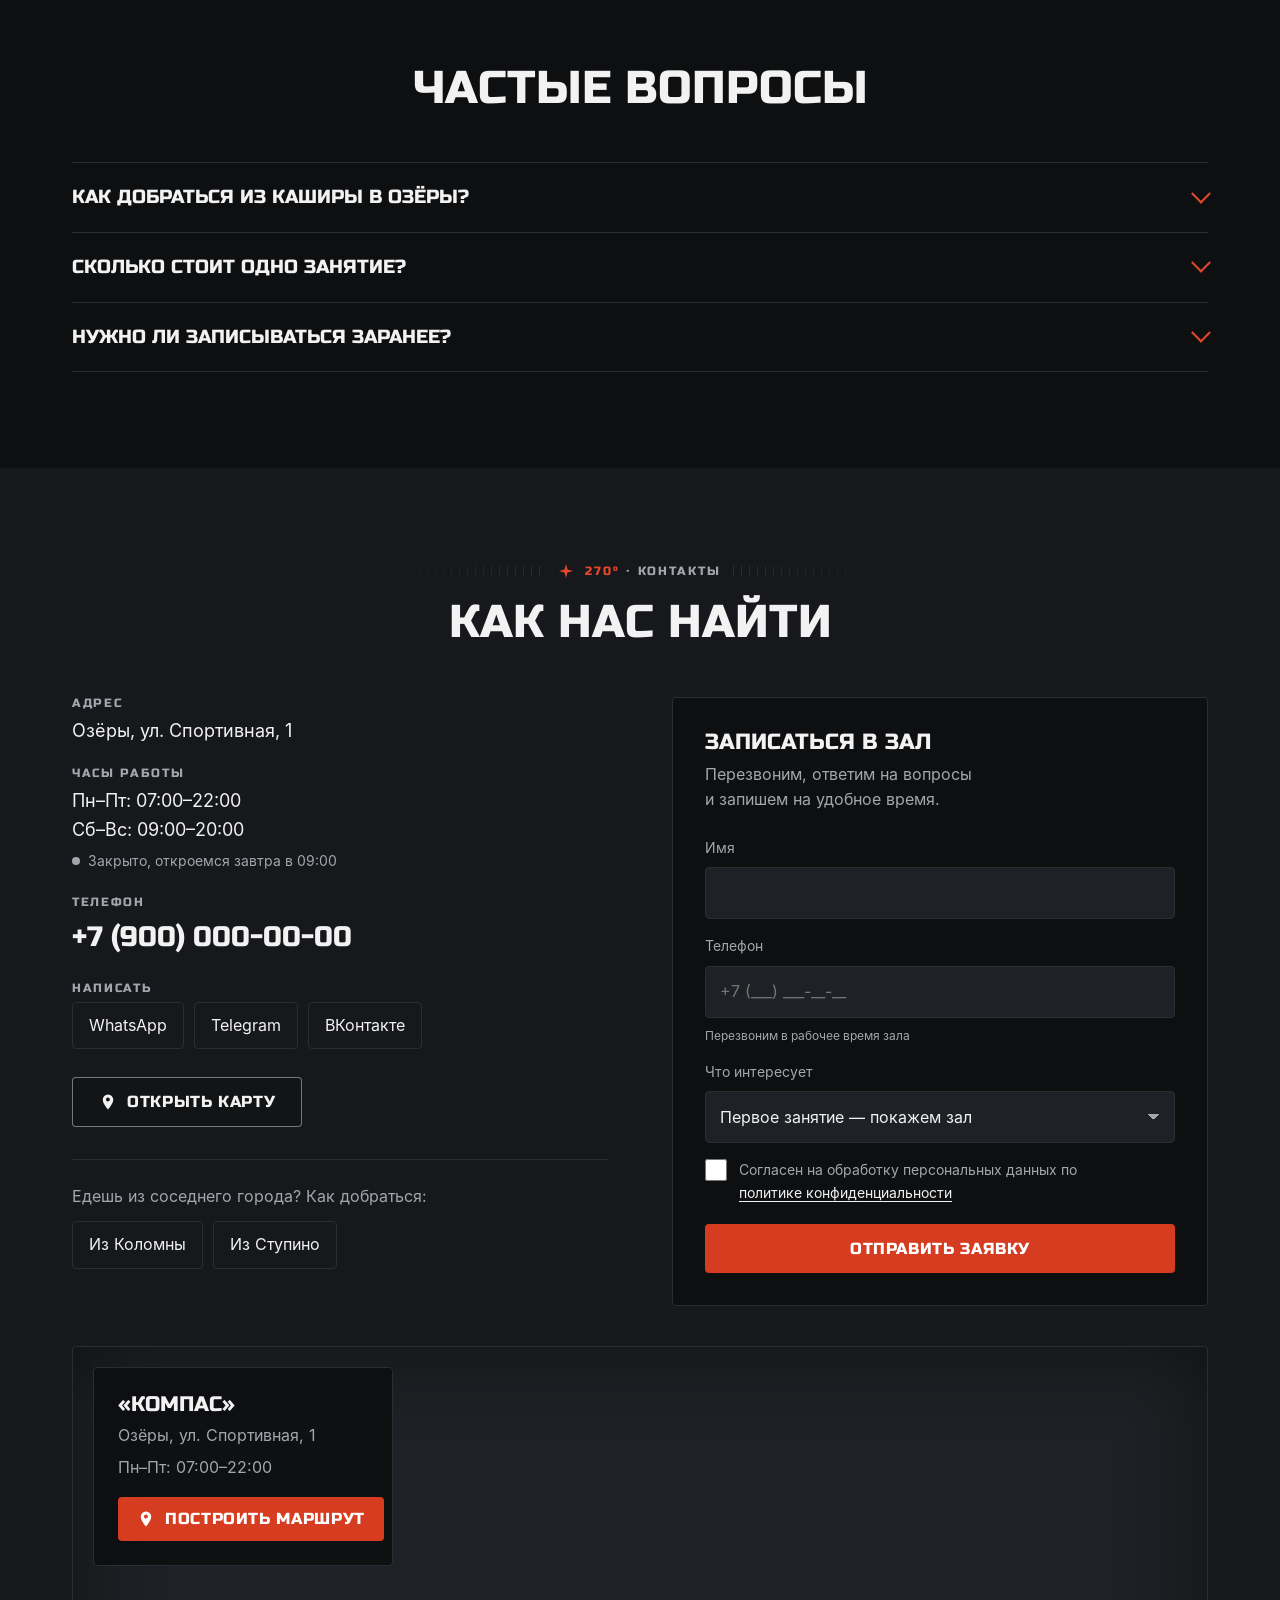
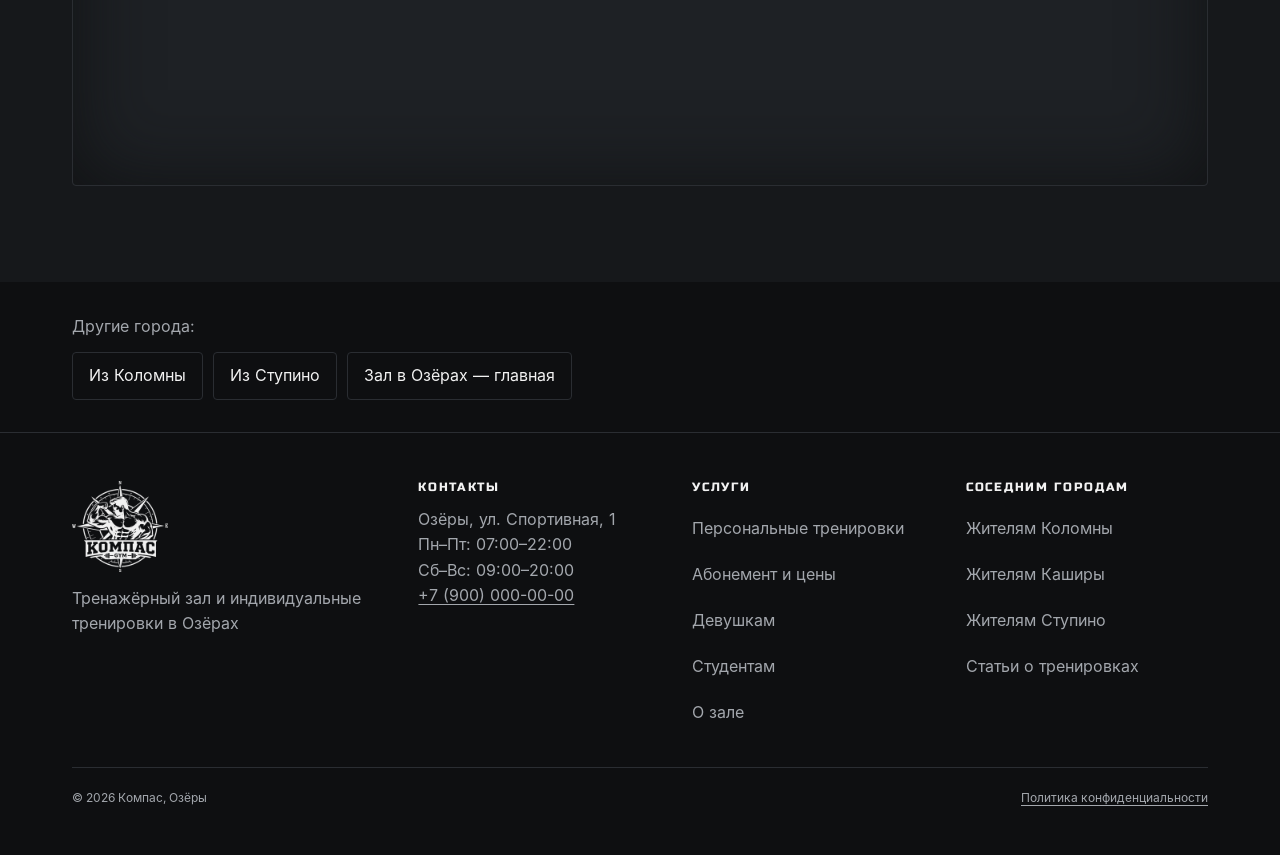
<file: kashira/index.html>
<!doctype html>
<html lang="ru" class="no-js" data-font="russo">
<head><meta name="robots" content="noindex, nofollow">
<meta charset="utf-8">
<meta name="viewport" content="width=device-width, initial-scale=1">
<title>Тренажёрный зал для жителей Каширы — «Компас» в Озёрах</title>
<meta name="description" content="Тренажёрный зал рядом с Каширой: разовое от 150 ₽, абонемент 2 000 ₽ и программа тренировок в подарок. Как добраться из Каширы в Озёры, запись на тренировку.">
<link rel="canonical" href="https://kompas-ozery.ru/kashira/">
<meta name="yandex-verification" content="0000000000000000">
<meta name="theme-color" content="#0E0F11">
<meta property="og:type" content="website">
<meta property="og:locale" content="ru_RU">
<meta property="og:site_name" content="Компас — тренажёрный зал в Озёрах">
<meta property="og:title" content="Тренажёрный зал для жителей Каширы — «Компас» в Озёрах">
<meta property="og:description" content="Тренажёрный зал рядом с Каширой: разовое от 150 ₽, абонемент 2 000 ₽ и программа тренировок в подарок. Как добраться из Каширы в Озёры, запись на тренировку.">
<meta property="og:url" content="https://kompas-ozery.ru/kashira/">
<meta property="og:image" content="https://kompas-ozery.ru/img/og.jpg">
<meta property="og:image:width" content="1200">
<meta property="og:image:height" content="630">
<link rel="icon" href="../favicon.ico" sizes="any">
<link rel="icon" type="image/png" sizes="32x32" href="../favicon-32.png">
<link rel="apple-touch-icon" href="../apple-touch-icon.png">
<link rel="preload" href="../fonts/Inter-Regular.woff" as="font" type="font/woff" crossorigin>
<link rel="preload" href="../fonts/head.woff" as="font" type="font/woff" crossorigin>

<link rel="stylesheet" href="../assets/style.css">
<script type="application/ld+json">{"@context": "https://schema.org", "@type": "ExerciseGym", "name": "Компас", "url": "https://kompas-ozery.ru/", "logo": "https://kompas-ozery.ru/img/logo-480.webp", "image": "https://kompas-ozery.ru/img/og.jpg", "telephone": "+79000000000", "priceRange": "150–2000 ₽", "address": {"@type": "PostalAddress", "streetAddress": "ул. Спортивная, 1", "addressLocality": "Озёры", "addressRegion": "Московская область", "postalCode": "140560", "addressCountry": "RU"}, "openingHours": ["Mo-Fr 07:00-22:00", "Sa-Su 09:00-20:00"], "areaServed": ["Озёры", "Коломна", "Кашира", "Ступино"], "sameAs": ["https://vk.com/kompas_ozery", "https://t.me/kompas_ozery"]}</script>
<script type="application/ld+json">{"@context": "https://schema.org", "@type": "FAQPage", "mainEntity": [{"@type": "Question", "name": "Как добраться из Каширы в Озёры?", "acceptedAnswer": {"@type": "Answer", "text": "Расстояние ≈ 35 км, на машине ≈ 40 минут, на автобусе ≈ 1 час. Маршрут от твоего адреса построит Яндекс Карты по кнопке выше."}}, {"@type": "Question", "name": "Сколько стоит одно занятие?", "acceptedAnswer": {"@type": "Answer", "text": "200 ₽. Студентам и тем, кому ещё нет 18, — 150 ₽."}}, {"@type": "Question", "name": "Нужно ли записываться заранее?", "acceptedAnswer": {"@type": "Answer", "text": "На разовое занятие можно прийти в часы работы. Если едешь из Каширы, позвони заранее: подскажем, когда в зале свободнее, и тренер встретит тебя."}}]}</script>
<script type="application/ld+json">{"@context": "https://schema.org", "@type": "BreadcrumbList", "itemListElement": [{"@type": "ListItem", "position": 1, "name": "Главная", "item": "https://kompas-ozery.ru/"}, {"@type": "ListItem", "position": 2, "name": "Для жителей Каширы", "item": "https://kompas-ozery.ru/kashira/"}]}</script>
<script>window.KOMPAS={metrika:0,whatsapp:"79000000000",formEndpoint:"",hours:[[[0, 1, 2, 3, 4], 420, 1320], [[5, 6], 540, 1200]]};</script>
<!-- Яндекс.Метрика -->
<script>(function(m,e,t,r,i,k,a){m[i]=m[i]||function(){(m[i].a=m[i].a||[]).push(arguments)};m[i].l=1*new Date();for(var j=0;j<document.scripts.length;j++){if(document.scripts[j].src===r){return;}}k=e.createElement(t),a=e.getElementsByTagName(t)[0],k.async=1,k.src=r,a.parentNode.insertBefore(k,a)})(window,document,"script","https://mc.yandex.ru/metrika/tag.js","ym");ym(00000000,"init",{clickmap:true,trackLinks:true,accurateTrackBounce:true,webvisor:true});</script>
<noscript><div><img src="https://mc.yandex.ru/watch/00000000" style="position:absolute;left:-9999px" alt=""></div></noscript>
</head>
<body>
<a class="skip" href="#main">Перейти к содержанию</a>
<header class="hdr hdr--page">
<div class="wrap hdr__in">
<a class="hdr__logo" href="../index.html" aria-label="Компас — на главную"><img src="../img/logo-160.webp" width="160" height="152" alt="Логотип тренажёрного зала Компас"><span>Компас</span></a>
<nav class="nav" aria-label="Основное меню"><a href="../index.html#ceny">Цены</a><a href="../index.html#zal">Зал</a><a href="../index.html#trenirovki">Тренировки</a><a href="../index.html#kalkulyator">Калькулятор</a><a href="../index.html#stati">Статьи</a><a href="../index.html#voprosy">Вопросы</a><a href="../index.html#kontakty">Контакты</a></nav>
<a class="hdr__tel" href="tel:+79000000000" data-goal="phone_click">+7 (900) 000-00-00</a>
<button class="burger" type="button" aria-label="Меню" aria-expanded="false" aria-controls="mnav"><span></span></button>
</div>
<nav class="mnav" id="mnav" aria-label="Мобильное меню"><a href="../index.html#ceny">Цены</a><a href="../index.html#zal">Зал</a><a href="../index.html#trenirovki">Тренировки</a><a href="../index.html#kalkulyator">Калькулятор</a><a href="../index.html#stati">Статьи</a><a href="../index.html#voprosy">Вопросы</a><a href="../index.html#kontakty">Контакты</a><a class="btn btn--main" href="tel:+79000000000" data-goal="phone_click"><svg viewBox="0 0 24 24" aria-hidden="true"><path fill="currentColor" d="M6.6 10.8a15.1 15.1 0 006.6 6.6l2.2-2.2c.3-.3.7-.4 1-.2 1.1.4 2.3.6 3.6.6.6 0 1 .4 1 1V20c0 .6-.4 1-1 1A17 17 0 013 4c0-.6.4-1 1-1h3.5c.6 0 1 .4 1 1 0 1.3.2 2.5.6 3.6.1.3 0 .7-.2 1z"/></svg>Позвонить</a></nav>
</header>

<nav class="crumbs wrap" aria-label="Хлебные крошки"><ol><li><a href="../index.html">Главная</a></li><li aria-current="page">Для жителей Каширы</li></ol></nav>
<main id="main">
<section class="ghero" aria-labelledby="g-h">
<div class="ghero__bg"><img src="../img/hall-1200.webp" srcset="../img/hall-640.webp 640w, ../img/hall-1200.webp 1200w" sizes="100vw" width="1200" height="675" alt="" fetchpriority="high"></div>
<div class="wrap">
<div class="eyebrow"><svg class="star" viewBox="0 0 24 24" aria-hidden="true"><path fill="currentColor" d="M12 0l2.6 9.4L24 12l-9.4 2.6L12 24l-2.6-9.4L0 12l9.4-2.6z"/></svg><span><b>000°</b> · Кашира → Озёры</span></div>
<h1 id="g-h">Тренажёрный зал для жителей Каширы</h1>
<p class="ghero__sub">«Компас» в Озёрах: тренажёры Johnson, свободные веса и тренер, который поставит технику.</p>
<div class="hero__cta">
<a class="btn btn--main" href="#zapis" data-goal="cta_hero" data-pick="Первое занятие — покажем зал">Записаться в зал</a>
<a class="btn btn--ghost" href="https://yandex.ru/maps/?rtext=Кашира~Озёры,%20ул.%20Спортивная,%201&rtt=auto" target="_blank" rel="noopener" data-goal="route_click"><svg viewBox="0 0 24 24" aria-hidden="true"><path fill="currentColor" d="M12 2a7 7 0 00-7 7c0 5.2 7 13 7 13s7-7.8 7-13a7 7 0 00-7-7zm0 9.5A2.5 2.5 0 1112 6a2.5 2.5 0 010 5z"/></svg>Построить маршрут</a>
</div>
</div>
</section>

<section class="sec sec--alt" id="doroga" aria-labelledby="doroga-h">
<div class="wrap">
<div class="sec__head rv"><h2 id="doroga-h">Как добраться из Каширы</h2></div>
<div class="road rv">
<div class="road__c"><b>≈ 35 км</b><span>от Каширы до зала</span></div>
<div class="road__c"><b>≈ 40 минут</b><span>на машине</span></div>
<div class="road__c"><b>≈ 1 час</b><span>на автобусе</span></div>
</div>
<div class="prose rv" style="margin-top:40px"><p>Кашира и Озёры рядом, и многим удобно совмещать тренировку с поездкой по делам. В «Компасе» нет обязательного абонемента: можно прийти разово и решить, подходит ли тебе зал.</p><p>Если хочешь заниматься регулярно, бери абонемент за 2 000 ₽. К нему в подарок идёт программа тренировок на 8–⁠12 недель под твою цель: похудеть, набрать массу или вернуться в форму.</p></div>
</div>
</section>

<section class="sec" id="ceny" aria-labelledby="ceny-h">
<div class="wrap">
<div class="sec__head rv"><div class="eyebrow"><svg class="star" viewBox="0 0 24 24" aria-hidden="true"><path fill="currentColor" d="M12 0l2.6 9.4L24 12l-9.4 2.6L12 24l-2.6-9.4L0 12l9.4-2.6z"/></svg><span><b>090°</b> · Цены</span></div><h2 id="ceny-h">Цены и абонементы</h2>
<p>Платишь за то, что нужно тебе: приходи разово или бери абонемент с программой тренировок.</p></div>
<div class="prices">
<article class="price rv">
<h3>Разовое со скидкой</h3><p class="price__who">Студентам и тем, кому ещё нет 18</p>
<div class="price__sum"><span data-count="150">150</span> ₽</div><p class="price__per">за одно занятие</p>
<ul><li>Все тренажёры и свободные веса</li><li>На первом занятии покажем зал и технику</li></ul>
<a class="btn btn--ghost" href="#zapis" data-goal="cta_price_150" data-pick="Разовое 150 ₽">Записаться за 150 ₽</a>
</article>
<article class="price price--hit rv">
<span class="price__tag">Программа в подарок</span>
<h3>Абонемент</h3><p class="price__who">Для тех, кто тренируется регулярно</p>
<div class="price__sum"><span data-count="2000">2&#8239;000</span> ₽</div><p class="price__per">в месяц</p>
<div class="gift"><svg viewBox="0 0 24 24" aria-hidden="true"><path fill="currentColor" d="M20 7h-2.2A3 3 0 0012 3.8 3 3 0 006.2 7H4a1 1 0 00-1 1v4h1v8a1 1 0 001 1h14a1 1 0 001-1v-8h1V8a1 1 0 00-1-1zm-5-2a1 1 0 110 2h-2a2 2 0 012-2zM9 5a2 2 0 012 2H9a1 1 0 010-2zM5 9h6v3H5zm1 5h5v5H6zm7 5v-5h5v5zm6-7h-6V9h6z"/></svg><span>Программа тренировок на 8–⁠12 недель под твою цель — в подарок<small class="gift__in">Упражнения на каждое занятие, веса и повторы, проверка прогресса раз в 4 недели</small></span></div>
<ul><li>Окупается за 10 занятий</li><li>Все тренажёры и свободные веса</li></ul>
<a class="btn btn--main" href="#zapis" data-goal="cta_price_2000" data-pick="Абонемент 2 000 ₽">Купить абонемент</a>
</article>
<article class="price rv">
<h3>Разовое занятие</h3><p class="price__who">Для всех остальных</p>
<div class="price__sum"><span data-count="200">200</span> ₽</div><p class="price__per">за одно занятие</p>
<ul><li>Все тренажёры и свободные веса</li><li>На первом занятии покажем зал и технику</li></ul>
<a class="btn btn--ghost" href="#zapis" data-goal="cta_price_200" data-pick="Разовое 200 ₽">Записаться за 200 ₽</a>
</article>
</div>
<p class="rating rv"><a href="https://yandex.ru/maps/?text=Озёры%2C%20ул.%20Спортивная%2C%201" target="_blank" rel="noopener" data-goal="rating_click"><span class="rating__star" aria-hidden="true">★</span> <b>4,9</b> на Яндекс Картах · 120 отзывов</a></p>
</div>
</section>


<section class="sec sec--alt" id="zal" aria-labelledby="zal-h">
<div class="wrap">
<div class="sec__head rv"><h2 id="zal-h">Что ждёт в зале</h2>
<p>Тренажёры Johnson, гантели, блины и блочные тренажёры. Подробнее о зале и тренерах — <a href="../index.html#zal">на главной странице</a>.</p></div>
<div class="gallery rv">
<figure class="g-wide"><img src="../img/hall-1200.webp" srcset="../img/hall-640.webp 640w, ../img/hall-1200.webp 1200w" sizes="(min-width:900px) 50vw, 100vw" width="1200" height="675" alt="Тренажёрный зал Компас в Озёрах" loading="lazy" decoding="async"><figcaption>Зал</figcaption></figure>
<figure><img src="../img/woman-row-1200.webp" srcset="../img/woman-row-640.webp 640w, ../img/woman-row-1200.webp 1200w" sizes="(min-width:900px) 25vw, 50vw" width="1200" height="675" alt="Тяга блока сидя" loading="lazy" decoding="async"><figcaption>Блоки</figcaption></figure>
<figure><img src="../img/weights-1200.webp" srcset="../img/weights-640.webp 640w, ../img/weights-1200.webp 1200w" sizes="(min-width:900px) 25vw, 50vw" width="1200" height="675" alt="Гантели и грифы" loading="lazy" decoding="async"><figcaption>Свободные веса</figcaption></figure>
<figure><img src="../img/machines-1200.webp" srcset="../img/machines-640.webp 640w, ../img/machines-1200.webp 1200w" sizes="(min-width:900px) 25vw, 50vw" width="1200" height="675" alt="Силовые тренажёры" loading="lazy" decoding="async"><figcaption>Тренажёры</figcaption></figure>
<figure><img src="../img/cardio-1200.webp" srcset="../img/cardio-640.webp 640w, ../img/cardio-1200.webp 1200w" sizes="(min-width:900px) 25vw, 50vw" width="1200" height="675" alt="Кардиозона" loading="lazy" decoding="async"><figcaption>Кардиозона</figcaption></figure>
</div>
<p class="rv" style="margin-top:28px"><a href="../index.html#trenirovki">Индивидуальные тренировки</a> · <a href="../index.html#trenery">Тренеры</a> · <a href="../index.html#voprosy">Все вопросы</a></p>
</div>
</section>

<section class="sec" id="voprosy" aria-labelledby="voprosy-h">
<div class="wrap">
<div class="sec__head rv"><h2 id="voprosy-h">Частые вопросы</h2></div>
<div class="faq rv"><details><summary>Как добраться из Каширы в Озёры?</summary><div class="ans"><p>Расстояние ≈ 35 км, на машине ≈ 40 минут, на автобусе ≈ 1 час. Маршрут от твоего адреса построит Яндекс Карты по кнопке выше.</p></div></details><details><summary>Сколько стоит одно занятие?</summary><div class="ans"><p>200 ₽. Студентам и тем, кому ещё нет 18, — 150 ₽.</p></div></details><details><summary>Нужно ли записываться заранее?</summary><div class="ans"><p>На разовое занятие можно прийти в часы работы. Если едешь из Каширы, позвони заранее: подскажем, когда в зале свободнее, и тренер встретит тебя.</p></div></details></div>
</div>
</section>

<section class="sec sec--alt" id="kontakty" aria-labelledby="kontakty-h">
<div class="wrap">
<div class="sec__head rv"><div class="eyebrow"><svg class="star" viewBox="0 0 24 24" aria-hidden="true"><path fill="currentColor" d="M12 0l2.6 9.4L24 12l-9.4 2.6L12 24l-2.6-9.4L0 12l9.4-2.6z"/></svg><span><b>270°</b> · Контакты</span></div><h2 id="kontakty-h">Как нас найти</h2></div>
<div class="contacts">
<div class="rv">
<dl class="cinfo">
<div><dt>Адрес</dt><dd>Озёры, ул. Спортивная, 1</dd></div>
<div><dt>Часы работы</dt><dd>Пн–Пт: 07:00–⁠22:00<br>Сб–Вс: 09:00–⁠20:00<br><span class="open" data-open hidden></span></dd></div>
<div><dt>Телефон</dt><dd><a class="tel" href="tel:+79000000000" data-goal="phone_click">+7 (900) 000-00-00</a></dd></div>
<div><dt>Написать</dt><dd class="msgs"><a href="https://wa.me/79000000000" target="_blank" rel="noopener" data-goal="messenger_whatsapp">WhatsApp</a><a href="https://t.me/kompas_ozery" target="_blank" rel="noopener" data-goal="messenger_telegram">Telegram</a><a href="https://vk.com/kompas_ozery" target="_blank" rel="noopener" data-goal="messenger_vk">ВКонтакте</a></dd></div>
</dl>
<div class="route"><a class="btn btn--ghost" href="https://yandex.ru/maps/?text=Озёры%2C%20ул.%20Спортивная%2C%201" target="_blank" rel="noopener" data-goal="map_click"><svg viewBox="0 0 24 24" aria-hidden="true"><path fill="currentColor" d="M12 2a7 7 0 00-7 7c0 5.2 7 13 7 13s7-7.8 7-13a7 7 0 00-7-7zm0 9.5A2.5 2.5 0 1112 6a2.5 2.5 0 010 5z"/></svg>Открыть карту</a></div>
<div class="geo-links"><p>Едешь из соседнего города? Как добраться:</p><ul><li><a href="../kolomna/index.html">Из Коломны</a></li><li><a href="../stupino/index.html">Из Ступино</a></li></ul></div>
</div>
<div class="form rv" id="zapis">
<div class="form__body">
<h3>Записаться в зал</h3>
<p class="form__lead">Перезвоним, ответим на вопросы и запишем на удобное время.</p>
<form class="js-form" novalidate>
<div class="fld"><label for="f-name">Имя</label><input id="f-name" name="name" type="text" autocomplete="given-name" required><span class="fld__err">Напиши, как к тебе обращаться</span></div>
<div class="fld"><label for="f-phone">Телефон</label><input id="f-phone" name="phone" type="tel" inputmode="tel" autocomplete="tel" placeholder="+7 (___) ___-__-__" aria-describedby="f-phone-h" required><span class="fld__help" id="f-phone-h">Перезвоним в рабочее время зала</span><span class="fld__err">Введи номер в формате +7 (900) 000-00-00</span></div>
<div class="fld"><label for="f-what">Что интересует</label><select id="f-what" name="what">
<option selected>Первое занятие — покажем зал</option><option>Разовое 200 ₽</option><option>Разовое 150 ₽</option><option>Абонемент 2 000 ₽</option><option>Индивидуальная тренировка</option></select></div>
<input type="hidden" name="note" id="f-note"><p class="form__note" id="f-note-v" hidden></p>
<label class="agree"><input type="checkbox" name="agree" required><span>Согласен на обработку персональных данных по <a href="../politika/index.html">политике конфиденциальности</a></span></label>
<p class="agree__err" role="alert">Отметь согласие, чтобы отправить заявку</p>
<button class="btn btn--main" type="submit">Отправить заявку</button>
</form>
</div>
<div class="form__ok form__ok--ok" role="status" aria-live="polite"><h3>Заявка отправлена</h3><p>Перезвоним в рабочее время зала и договоримся о первом занятии. Если удобнее, позвони сам: <a href="tel:+79000000000">+7 (900) 000-00-00</a>.</p></div>
<div class="form__ok form__ok--wa" role="status" aria-live="polite"><h3>Осталось отправить в WhatsApp</h3><p>Мы открыли WhatsApp с готовым сообщением. Нажми «Отправить» — и мы перезвоним.</p><a class="btn btn--main js-wa-again" href="https://wa.me/79000000000" target="_blank" rel="noopener">Открыть WhatsApp ещё раз</a><p class="form__alt">Или позвони: <a href="tel:+79000000000">+7 (900) 000-00-00</a></p></div>
</div>

</div>
<div class="map rv"><div class="map__card"><b>«Компас»</b><span>Озёры, ул. Спортивная, 1</span><span>Пн–Пт: 07:00–⁠22:00</span><a class="btn btn--main" href="https://yandex.ru/maps/?text=Озёры%2C%20ул.%20Спортивная%2C%201" target="_blank" rel="noopener" data-goal="map_click"><svg viewBox="0 0 24 24" aria-hidden="true"><path fill="currentColor" d="M12 2a7 7 0 00-7 7c0 5.2 7 13 7 13s7-7.8 7-13a7 7 0 00-7-7zm0 9.5A2.5 2.5 0 1112 6a2.5 2.5 0 010 5z"/></svg>Построить маршрут</a></div><div class="map__frame"><iframe src="https://yandex.ru/map-widget/v1/?ll=38.5600%2C54.8556&amp;z=16&amp;pt=38.5600%2C54.8556%2Cpm2rdl" loading="lazy" title="Тренажёрный зал Компас на Яндекс Картах" allowfullscreen></iframe></div></div>
</div>
</section>

<nav class="wrap" aria-label="Другие города" style="padding:32px var(--pad)"><div class="geo-links" style="margin:0;border:0;padding:0"><p>Другие города:</p><ul><li><a href="../kolomna/index.html">Из Коломны</a></li><li><a href="../stupino/index.html">Из Ступино</a></li><li><a href="../index.html">Зал в Озёрах — главная</a></li></ul></div></nav>
</main>
<footer class="ftr">
<div class="wrap">
<div class="ftr__in">
<div><img src="../img/logo-240.webp" width="240" height="228" alt="Компас — тренажёрный зал в Озёрах" loading="lazy"><p>Тренажёрный зал и индивидуальные тренировки в Озёрах</p></div>
<div><h4>Контакты</h4><p>Озёры, ул. Спортивная, 1<br>Пн–Пт: 07:00–⁠22:00<br>Сб–Вс: 09:00–⁠20:00<br><a href="tel:+79000000000" data-goal="phone_click">+7 (900) 000-00-00</a></p></div>
<div><h4>Услуги</h4><ul><li><a href="../personalnye-trenirovki/index.html">Персональные тренировки</a></li><li><a href="../abonement/index.html">Абонемент и цены</a></li><li><a href="../trenirovki-dlya-devushek/index.html">Девушкам</a></li><li><a href="../studentam/index.html">Студентам</a></li><li><a href="../o-zale/index.html">О зале</a></li></ul></div>
<div><h4>Соседним городам</h4><ul><li><a href="../kolomna/index.html">Жителям Коломны</a></li><li><a href="../kashira/index.html">Жителям Каширы</a></li><li><a href="../stupino/index.html">Жителям Ступино</a></li><li><a href="../stati/index.html">Статьи о тренировках</a></li></ul></div>
</div>
<div class="ftr__copy"><span>© 2026 Компас, Озёры</span><a href="../politika/index.html">Политика конфиденциальности</a></div>
</div>
</footer>
<div class="mbar" aria-label="Быстрая связь">
<a class="btn btn--ghost" href="tel:+79000000000" data-goal="phone_click"><svg viewBox="0 0 24 24" aria-hidden="true"><path fill="currentColor" d="M6.6 10.8a15.1 15.1 0 006.6 6.6l2.2-2.2c.3-.3.7-.4 1-.2 1.1.4 2.3.6 3.6.6.6 0 1 .4 1 1V20c0 .6-.4 1-1 1A17 17 0 013 4c0-.6.4-1 1-1h3.5c.6 0 1 .4 1 1 0 1.3.2 2.5.6 3.6.1.3 0 .7-.2 1z"/></svg>Позвонить</a>
<a class="btn btn--main" href="#zapis" data-goal="cta_sticky">Записаться в зал</a>
</div>
<script src="../assets/main.js" defer></script>

</body>
</html>
</file>
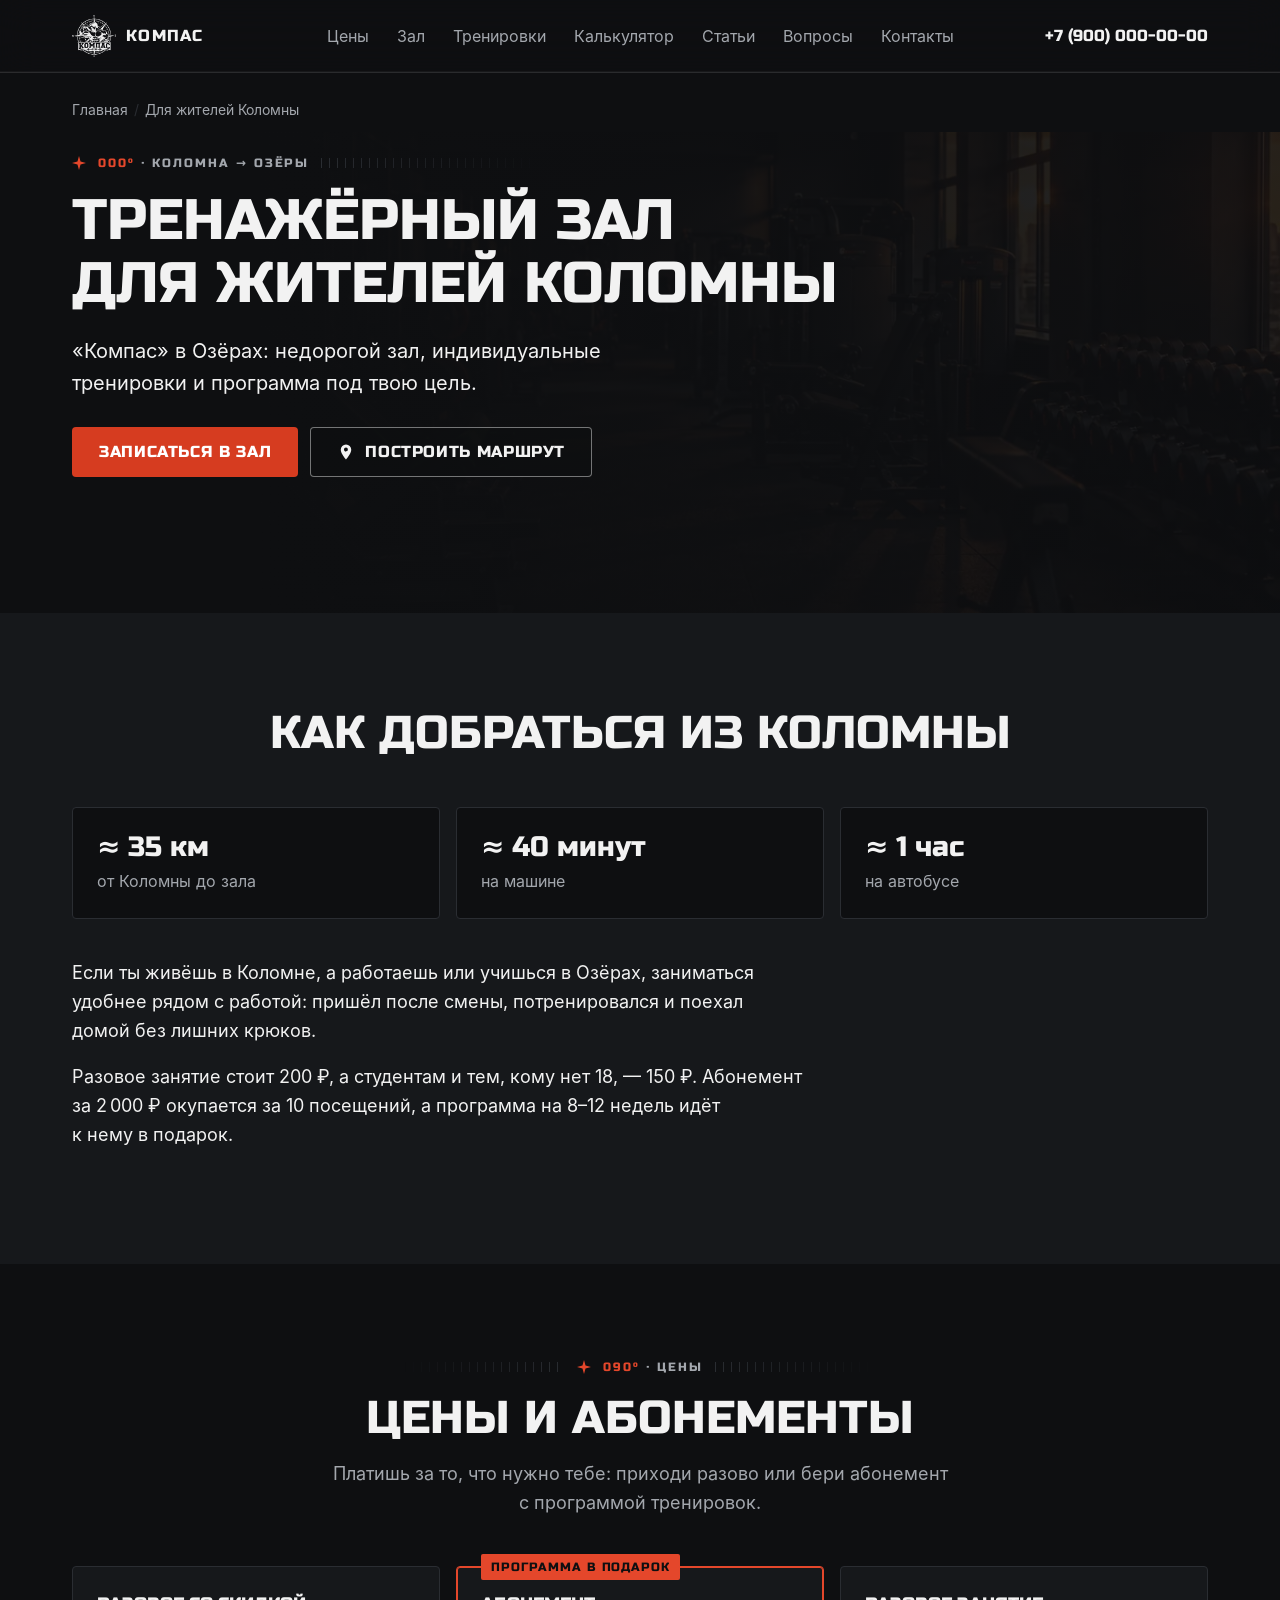
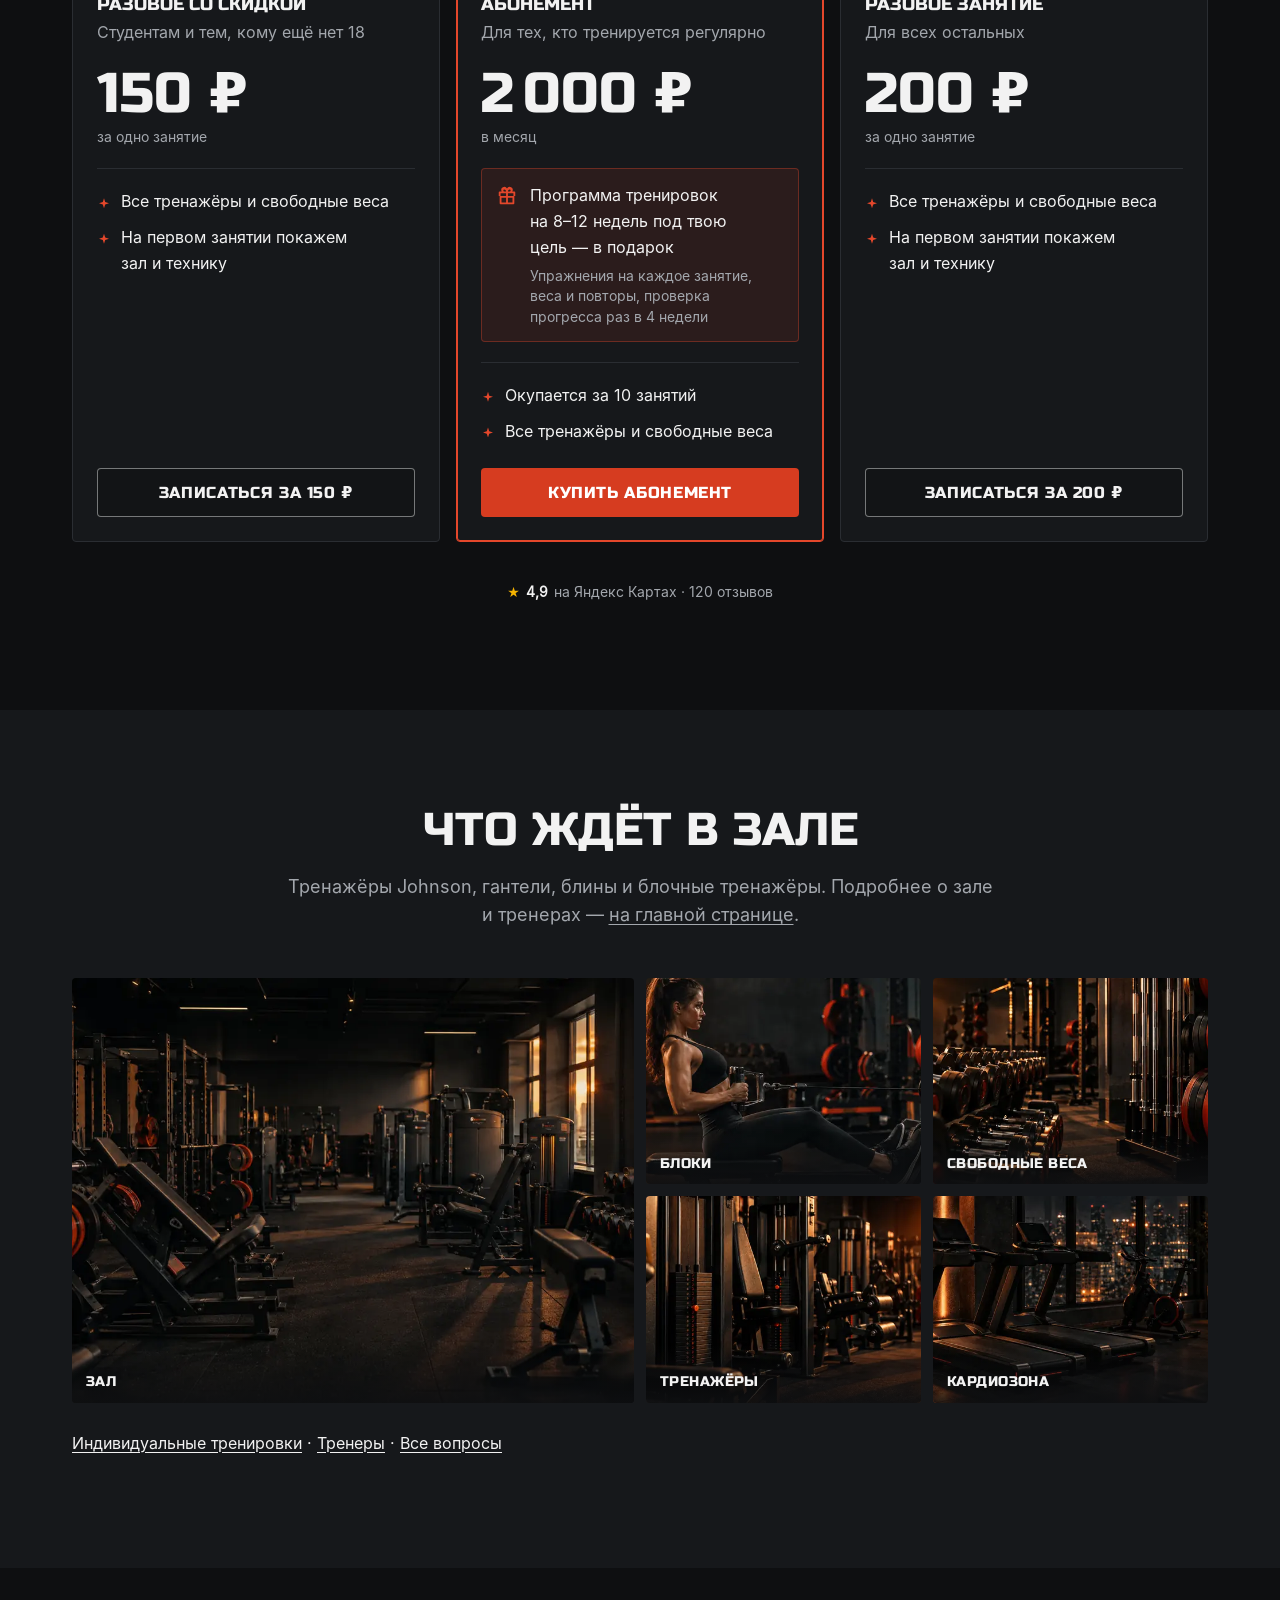
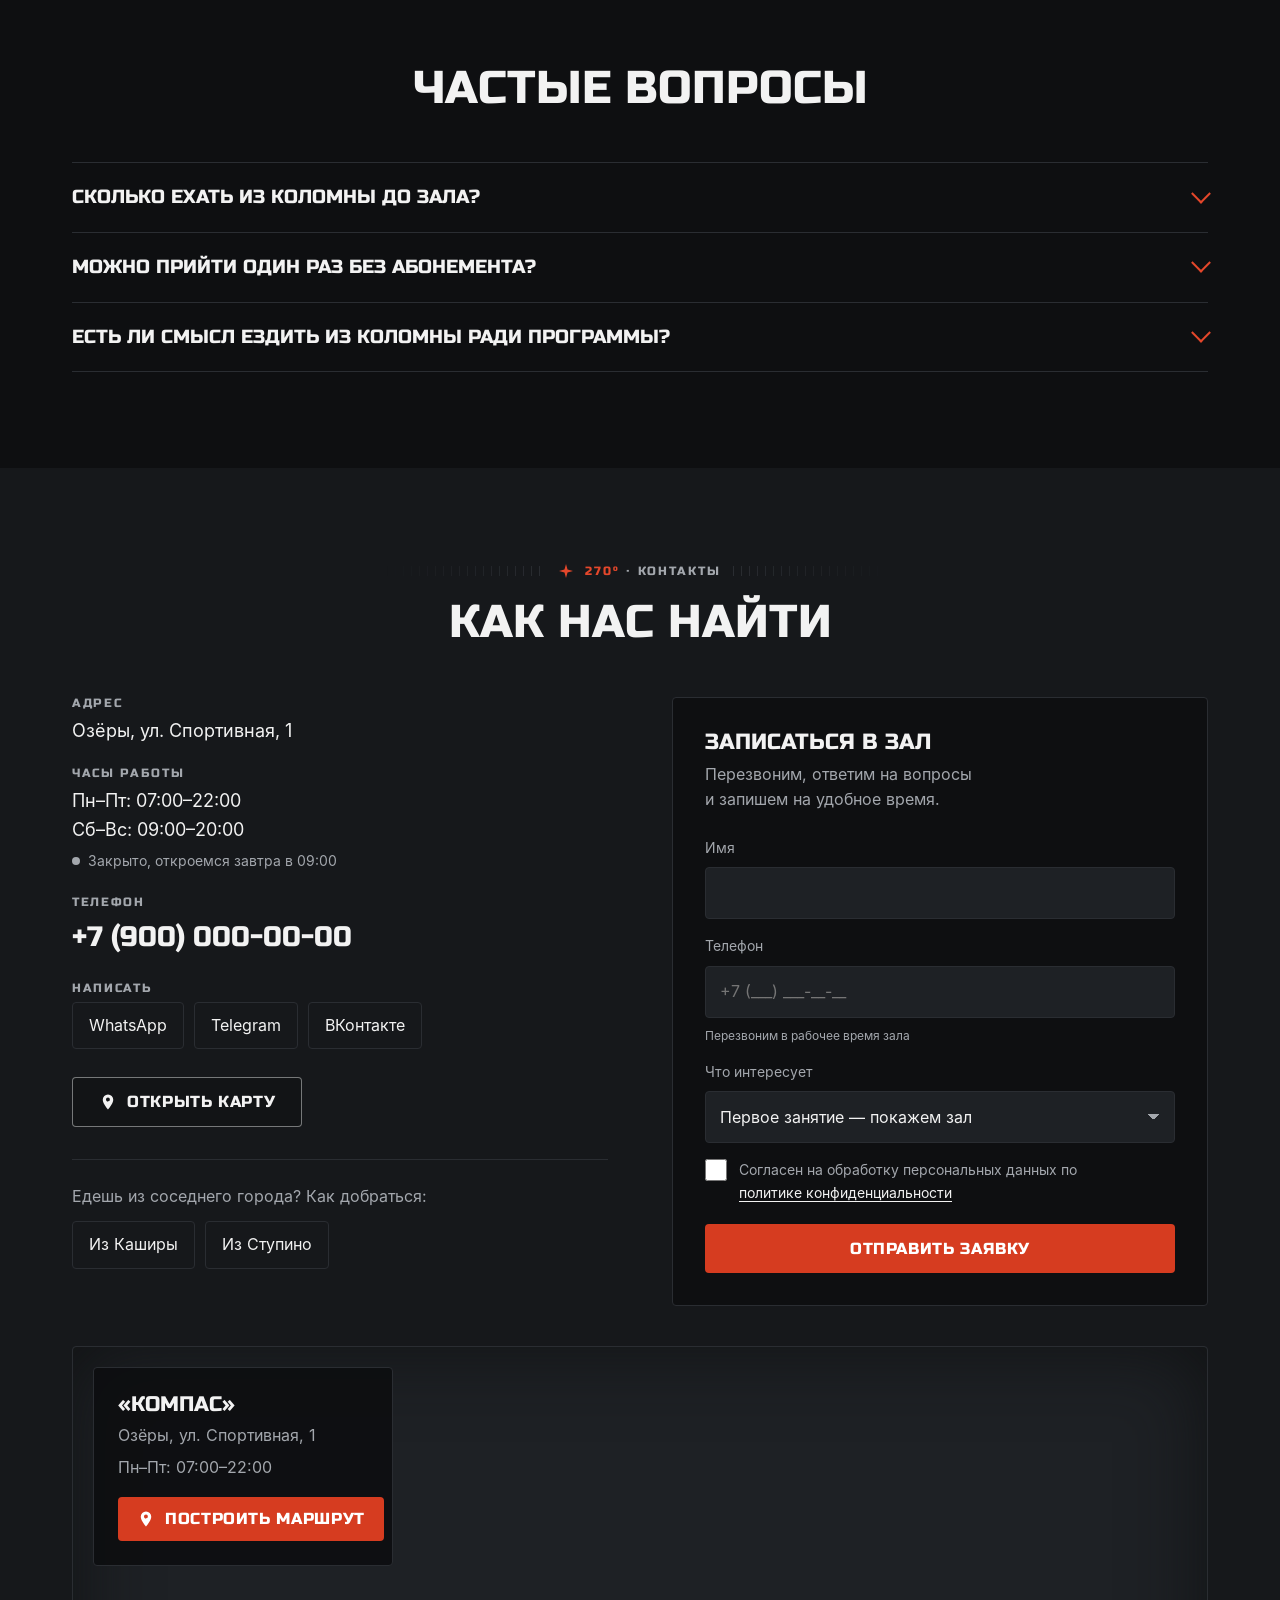
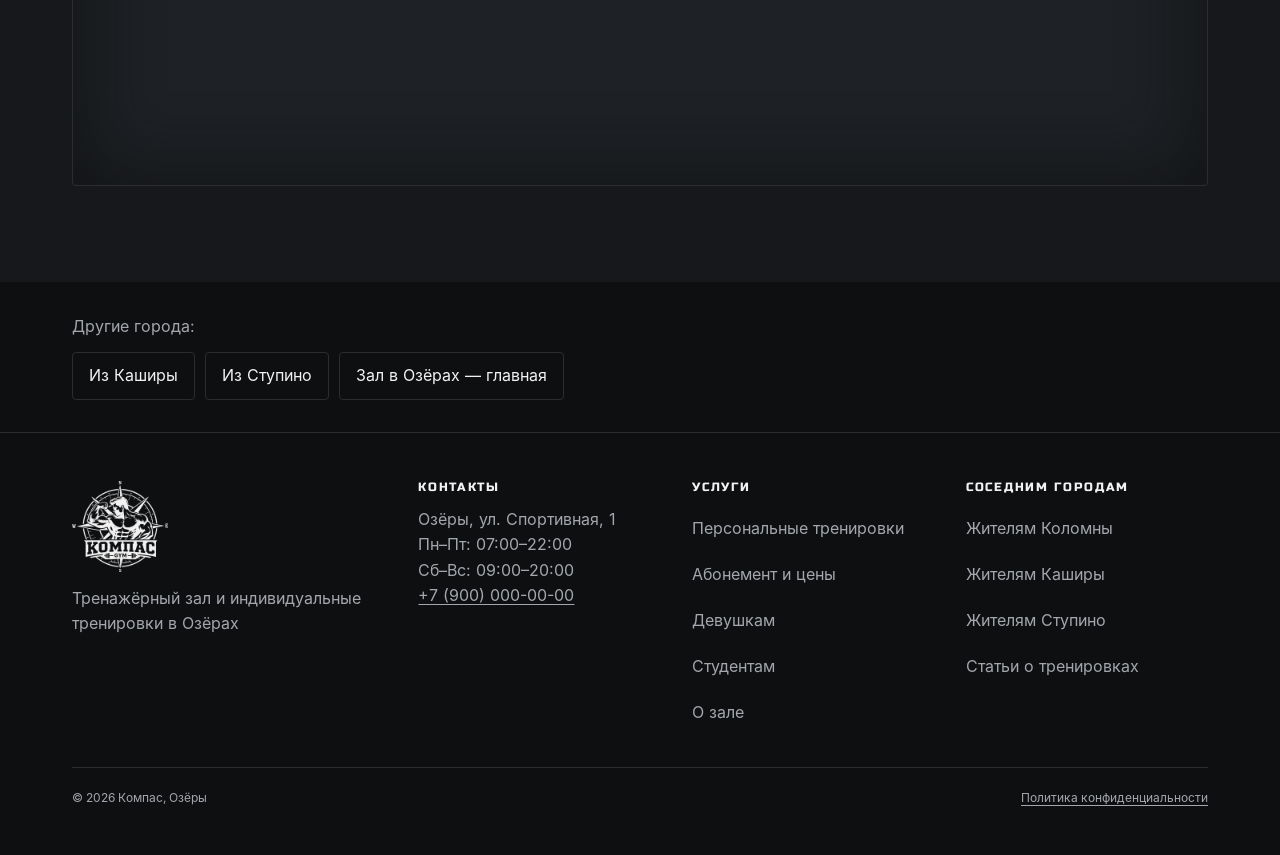
<file: kolomna/index.html>
<!doctype html>
<html lang="ru" class="no-js" data-font="russo">
<head><meta name="robots" content="noindex, nofollow">
<meta charset="utf-8">
<meta name="viewport" content="width=device-width, initial-scale=1">
<title>Тренажёрный зал для жителей Коломны — «Компас» в Озёрах</title>
<meta name="description" content="Тренажёрный зал недалеко от Коломны: разовое занятие 150–200 ₽, абонемент 2 000 ₽ с программой на 8–12 недель. Дорога из Коломны в Озёры, маршрут и запись.">
<link rel="canonical" href="https://kompas-ozery.ru/kolomna/">
<meta name="yandex-verification" content="0000000000000000">
<meta name="theme-color" content="#0E0F11">
<meta property="og:type" content="website">
<meta property="og:locale" content="ru_RU">
<meta property="og:site_name" content="Компас — тренажёрный зал в Озёрах">
<meta property="og:title" content="Тренажёрный зал для жителей Коломны — «Компас» в Озёрах">
<meta property="og:description" content="Тренажёрный зал недалеко от Коломны: разовое занятие 150–200 ₽, абонемент 2 000 ₽ с программой на 8–12 недель. Дорога из Коломны в Озёры, маршрут и запись.">
<meta property="og:url" content="https://kompas-ozery.ru/kolomna/">
<meta property="og:image" content="https://kompas-ozery.ru/img/og.jpg">
<meta property="og:image:width" content="1200">
<meta property="og:image:height" content="630">
<link rel="icon" href="../favicon.ico" sizes="any">
<link rel="icon" type="image/png" sizes="32x32" href="../favicon-32.png">
<link rel="apple-touch-icon" href="../apple-touch-icon.png">
<link rel="preload" href="../fonts/Inter-Regular.woff" as="font" type="font/woff" crossorigin>
<link rel="preload" href="../fonts/head.woff" as="font" type="font/woff" crossorigin>

<link rel="stylesheet" href="../assets/style.css">
<script type="application/ld+json">{"@context": "https://schema.org", "@type": "ExerciseGym", "name": "Компас", "url": "https://kompas-ozery.ru/", "logo": "https://kompas-ozery.ru/img/logo-480.webp", "image": "https://kompas-ozery.ru/img/og.jpg", "telephone": "+79000000000", "priceRange": "150–2000 ₽", "address": {"@type": "PostalAddress", "streetAddress": "ул. Спортивная, 1", "addressLocality": "Озёры", "addressRegion": "Московская область", "postalCode": "140560", "addressCountry": "RU"}, "openingHours": ["Mo-Fr 07:00-22:00", "Sa-Su 09:00-20:00"], "areaServed": ["Озёры", "Коломна", "Кашира", "Ступино"], "sameAs": ["https://vk.com/kompas_ozery", "https://t.me/kompas_ozery"]}</script>
<script type="application/ld+json">{"@context": "https://schema.org", "@type": "FAQPage", "mainEntity": [{"@type": "Question", "name": "Сколько ехать из Коломны до зала?", "acceptedAnswer": {"@type": "Answer", "text": "На машине ≈ 40 минут, это ≈ 35 км. На автобусе ≈ 1 час с учётом пересадок. Точный маршрут построит Яндекс Карты по кнопке на этой странице."}}, {"@type": "Question", "name": "Можно прийти один раз без абонемента?", "acceptedAnswer": {"@type": "Answer", "text": "Да. Разовое занятие стоит 200 ₽, студентам и тем, кому ещё нет 18, — 150 ₽."}}, {"@type": "Question", "name": "Есть ли смысл ездить из Коломны ради программы?", "acceptedAnswer": {"@type": "Answer", "text": "Программа на 8–12 недель идёт в подарок к абонементу. Её составляют под твою цель, и заниматься по ней можно в любые дни."}}]}</script>
<script type="application/ld+json">{"@context": "https://schema.org", "@type": "BreadcrumbList", "itemListElement": [{"@type": "ListItem", "position": 1, "name": "Главная", "item": "https://kompas-ozery.ru/"}, {"@type": "ListItem", "position": 2, "name": "Для жителей Коломны", "item": "https://kompas-ozery.ru/kolomna/"}]}</script>
<script>window.KOMPAS={metrika:0,whatsapp:"79000000000",formEndpoint:"",hours:[[[0, 1, 2, 3, 4], 420, 1320], [[5, 6], 540, 1200]]};</script>
<!-- Яндекс.Метрика -->
<script>(function(m,e,t,r,i,k,a){m[i]=m[i]||function(){(m[i].a=m[i].a||[]).push(arguments)};m[i].l=1*new Date();for(var j=0;j<document.scripts.length;j++){if(document.scripts[j].src===r){return;}}k=e.createElement(t),a=e.getElementsByTagName(t)[0],k.async=1,k.src=r,a.parentNode.insertBefore(k,a)})(window,document,"script","https://mc.yandex.ru/metrika/tag.js","ym");ym(00000000,"init",{clickmap:true,trackLinks:true,accurateTrackBounce:true,webvisor:true});</script>
<noscript><div><img src="https://mc.yandex.ru/watch/00000000" style="position:absolute;left:-9999px" alt=""></div></noscript>
</head>
<body>
<a class="skip" href="#main">Перейти к содержанию</a>
<header class="hdr hdr--page">
<div class="wrap hdr__in">
<a class="hdr__logo" href="../index.html" aria-label="Компас — на главную"><img src="../img/logo-160.webp" width="160" height="152" alt="Логотип тренажёрного зала Компас"><span>Компас</span></a>
<nav class="nav" aria-label="Основное меню"><a href="../index.html#ceny">Цены</a><a href="../index.html#zal">Зал</a><a href="../index.html#trenirovki">Тренировки</a><a href="../index.html#kalkulyator">Калькулятор</a><a href="../index.html#stati">Статьи</a><a href="../index.html#voprosy">Вопросы</a><a href="../index.html#kontakty">Контакты</a></nav>
<a class="hdr__tel" href="tel:+79000000000" data-goal="phone_click">+7 (900) 000-00-00</a>
<button class="burger" type="button" aria-label="Меню" aria-expanded="false" aria-controls="mnav"><span></span></button>
</div>
<nav class="mnav" id="mnav" aria-label="Мобильное меню"><a href="../index.html#ceny">Цены</a><a href="../index.html#zal">Зал</a><a href="../index.html#trenirovki">Тренировки</a><a href="../index.html#kalkulyator">Калькулятор</a><a href="../index.html#stati">Статьи</a><a href="../index.html#voprosy">Вопросы</a><a href="../index.html#kontakty">Контакты</a><a class="btn btn--main" href="tel:+79000000000" data-goal="phone_click"><svg viewBox="0 0 24 24" aria-hidden="true"><path fill="currentColor" d="M6.6 10.8a15.1 15.1 0 006.6 6.6l2.2-2.2c.3-.3.7-.4 1-.2 1.1.4 2.3.6 3.6.6.6 0 1 .4 1 1V20c0 .6-.4 1-1 1A17 17 0 013 4c0-.6.4-1 1-1h3.5c.6 0 1 .4 1 1 0 1.3.2 2.5.6 3.6.1.3 0 .7-.2 1z"/></svg>Позвонить</a></nav>
</header>

<nav class="crumbs wrap" aria-label="Хлебные крошки"><ol><li><a href="../index.html">Главная</a></li><li aria-current="page">Для жителей Коломны</li></ol></nav>
<main id="main">
<section class="ghero" aria-labelledby="g-h">
<div class="ghero__bg"><img src="../img/hall-1200.webp" srcset="../img/hall-640.webp 640w, ../img/hall-1200.webp 1200w" sizes="100vw" width="1200" height="675" alt="" fetchpriority="high"></div>
<div class="wrap">
<div class="eyebrow"><svg class="star" viewBox="0 0 24 24" aria-hidden="true"><path fill="currentColor" d="M12 0l2.6 9.4L24 12l-9.4 2.6L12 24l-2.6-9.4L0 12l9.4-2.6z"/></svg><span><b>000°</b> · Коломна → Озёры</span></div>
<h1 id="g-h">Тренажёрный зал для жителей Коломны</h1>
<p class="ghero__sub">«Компас» в Озёрах: недорогой зал, индивидуальные тренировки и программа под твою цель.</p>
<div class="hero__cta">
<a class="btn btn--main" href="#zapis" data-goal="cta_hero" data-pick="Первое занятие — покажем зал">Записаться в зал</a>
<a class="btn btn--ghost" href="https://yandex.ru/maps/?rtext=Коломна~Озёры,%20ул.%20Спортивная,%201&rtt=auto" target="_blank" rel="noopener" data-goal="route_click"><svg viewBox="0 0 24 24" aria-hidden="true"><path fill="currentColor" d="M12 2a7 7 0 00-7 7c0 5.2 7 13 7 13s7-7.8 7-13a7 7 0 00-7-7zm0 9.5A2.5 2.5 0 1112 6a2.5 2.5 0 010 5z"/></svg>Построить маршрут</a>
</div>
</div>
</section>

<section class="sec sec--alt" id="doroga" aria-labelledby="doroga-h">
<div class="wrap">
<div class="sec__head rv"><h2 id="doroga-h">Как добраться из Коломны</h2></div>
<div class="road rv">
<div class="road__c"><b>≈ 35 км</b><span>от Коломны до зала</span></div>
<div class="road__c"><b>≈ 40 минут</b><span>на машине</span></div>
<div class="road__c"><b>≈ 1 час</b><span>на автобусе</span></div>
</div>
<div class="prose rv" style="margin-top:40px"><p>Если ты живёшь в Коломне, а работаешь или учишься в Озёрах, заниматься удобнее рядом с работой: пришёл после смены, потренировался и поехал домой без лишних крюков.</p><p>Разовое занятие стоит 200 ₽, а студентам и тем, кому нет 18, — 150 ₽. Абонемент за 2 000 ₽ окупается за 10 посещений, а программа на 8–⁠12 недель идёт к нему в подарок.</p></div>
</div>
</section>

<section class="sec" id="ceny" aria-labelledby="ceny-h">
<div class="wrap">
<div class="sec__head rv"><div class="eyebrow"><svg class="star" viewBox="0 0 24 24" aria-hidden="true"><path fill="currentColor" d="M12 0l2.6 9.4L24 12l-9.4 2.6L12 24l-2.6-9.4L0 12l9.4-2.6z"/></svg><span><b>090°</b> · Цены</span></div><h2 id="ceny-h">Цены и абонементы</h2>
<p>Платишь за то, что нужно тебе: приходи разово или бери абонемент с программой тренировок.</p></div>
<div class="prices">
<article class="price rv">
<h3>Разовое со скидкой</h3><p class="price__who">Студентам и тем, кому ещё нет 18</p>
<div class="price__sum"><span data-count="150">150</span> ₽</div><p class="price__per">за одно занятие</p>
<ul><li>Все тренажёры и свободные веса</li><li>На первом занятии покажем зал и технику</li></ul>
<a class="btn btn--ghost" href="#zapis" data-goal="cta_price_150" data-pick="Разовое 150 ₽">Записаться за 150 ₽</a>
</article>
<article class="price price--hit rv">
<span class="price__tag">Программа в подарок</span>
<h3>Абонемент</h3><p class="price__who">Для тех, кто тренируется регулярно</p>
<div class="price__sum"><span data-count="2000">2&#8239;000</span> ₽</div><p class="price__per">в месяц</p>
<div class="gift"><svg viewBox="0 0 24 24" aria-hidden="true"><path fill="currentColor" d="M20 7h-2.2A3 3 0 0012 3.8 3 3 0 006.2 7H4a1 1 0 00-1 1v4h1v8a1 1 0 001 1h14a1 1 0 001-1v-8h1V8a1 1 0 00-1-1zm-5-2a1 1 0 110 2h-2a2 2 0 012-2zM9 5a2 2 0 012 2H9a1 1 0 010-2zM5 9h6v3H5zm1 5h5v5H6zm7 5v-5h5v5zm6-7h-6V9h6z"/></svg><span>Программа тренировок на 8–⁠12 недель под твою цель — в подарок<small class="gift__in">Упражнения на каждое занятие, веса и повторы, проверка прогресса раз в 4 недели</small></span></div>
<ul><li>Окупается за 10 занятий</li><li>Все тренажёры и свободные веса</li></ul>
<a class="btn btn--main" href="#zapis" data-goal="cta_price_2000" data-pick="Абонемент 2 000 ₽">Купить абонемент</a>
</article>
<article class="price rv">
<h3>Разовое занятие</h3><p class="price__who">Для всех остальных</p>
<div class="price__sum"><span data-count="200">200</span> ₽</div><p class="price__per">за одно занятие</p>
<ul><li>Все тренажёры и свободные веса</li><li>На первом занятии покажем зал и технику</li></ul>
<a class="btn btn--ghost" href="#zapis" data-goal="cta_price_200" data-pick="Разовое 200 ₽">Записаться за 200 ₽</a>
</article>
</div>
<p class="rating rv"><a href="https://yandex.ru/maps/?text=Озёры%2C%20ул.%20Спортивная%2C%201" target="_blank" rel="noopener" data-goal="rating_click"><span class="rating__star" aria-hidden="true">★</span> <b>4,9</b> на Яндекс Картах · 120 отзывов</a></p>
</div>
</section>


<section class="sec sec--alt" id="zal" aria-labelledby="zal-h">
<div class="wrap">
<div class="sec__head rv"><h2 id="zal-h">Что ждёт в зале</h2>
<p>Тренажёры Johnson, гантели, блины и блочные тренажёры. Подробнее о зале и тренерах — <a href="../index.html#zal">на главной странице</a>.</p></div>
<div class="gallery rv">
<figure class="g-wide"><img src="../img/hall-1200.webp" srcset="../img/hall-640.webp 640w, ../img/hall-1200.webp 1200w" sizes="(min-width:900px) 50vw, 100vw" width="1200" height="675" alt="Тренажёрный зал Компас в Озёрах" loading="lazy" decoding="async"><figcaption>Зал</figcaption></figure>
<figure><img src="../img/woman-row-1200.webp" srcset="../img/woman-row-640.webp 640w, ../img/woman-row-1200.webp 1200w" sizes="(min-width:900px) 25vw, 50vw" width="1200" height="675" alt="Тяга блока сидя" loading="lazy" decoding="async"><figcaption>Блоки</figcaption></figure>
<figure><img src="../img/weights-1200.webp" srcset="../img/weights-640.webp 640w, ../img/weights-1200.webp 1200w" sizes="(min-width:900px) 25vw, 50vw" width="1200" height="675" alt="Гантели и грифы" loading="lazy" decoding="async"><figcaption>Свободные веса</figcaption></figure>
<figure><img src="../img/machines-1200.webp" srcset="../img/machines-640.webp 640w, ../img/machines-1200.webp 1200w" sizes="(min-width:900px) 25vw, 50vw" width="1200" height="675" alt="Силовые тренажёры" loading="lazy" decoding="async"><figcaption>Тренажёры</figcaption></figure>
<figure><img src="../img/cardio-1200.webp" srcset="../img/cardio-640.webp 640w, ../img/cardio-1200.webp 1200w" sizes="(min-width:900px) 25vw, 50vw" width="1200" height="675" alt="Кардиозона" loading="lazy" decoding="async"><figcaption>Кардиозона</figcaption></figure>
</div>
<p class="rv" style="margin-top:28px"><a href="../index.html#trenirovki">Индивидуальные тренировки</a> · <a href="../index.html#trenery">Тренеры</a> · <a href="../index.html#voprosy">Все вопросы</a></p>
</div>
</section>

<section class="sec" id="voprosy" aria-labelledby="voprosy-h">
<div class="wrap">
<div class="sec__head rv"><h2 id="voprosy-h">Частые вопросы</h2></div>
<div class="faq rv"><details><summary>Сколько ехать из Коломны до зала?</summary><div class="ans"><p>На машине ≈ 40 минут, это ≈ 35 км. На автобусе ≈ 1 час с учётом пересадок. Точный маршрут построит Яндекс Карты по кнопке на этой странице.</p></div></details><details><summary>Можно прийти один раз без абонемента?</summary><div class="ans"><p>Да. Разовое занятие стоит 200 ₽, студентам и тем, кому ещё нет 18, — 150 ₽.</p></div></details><details><summary>Есть ли смысл ездить из Коломны ради программы?</summary><div class="ans"><p>Программа на 8–⁠12 недель идёт в подарок к абонементу. Её составляют под твою цель, и заниматься по ней можно в любые дни.</p></div></details></div>
</div>
</section>

<section class="sec sec--alt" id="kontakty" aria-labelledby="kontakty-h">
<div class="wrap">
<div class="sec__head rv"><div class="eyebrow"><svg class="star" viewBox="0 0 24 24" aria-hidden="true"><path fill="currentColor" d="M12 0l2.6 9.4L24 12l-9.4 2.6L12 24l-2.6-9.4L0 12l9.4-2.6z"/></svg><span><b>270°</b> · Контакты</span></div><h2 id="kontakty-h">Как нас найти</h2></div>
<div class="contacts">
<div class="rv">
<dl class="cinfo">
<div><dt>Адрес</dt><dd>Озёры, ул. Спортивная, 1</dd></div>
<div><dt>Часы работы</dt><dd>Пн–Пт: 07:00–⁠22:00<br>Сб–Вс: 09:00–⁠20:00<br><span class="open" data-open hidden></span></dd></div>
<div><dt>Телефон</dt><dd><a class="tel" href="tel:+79000000000" data-goal="phone_click">+7 (900) 000-00-00</a></dd></div>
<div><dt>Написать</dt><dd class="msgs"><a href="https://wa.me/79000000000" target="_blank" rel="noopener" data-goal="messenger_whatsapp">WhatsApp</a><a href="https://t.me/kompas_ozery" target="_blank" rel="noopener" data-goal="messenger_telegram">Telegram</a><a href="https://vk.com/kompas_ozery" target="_blank" rel="noopener" data-goal="messenger_vk">ВКонтакте</a></dd></div>
</dl>
<div class="route"><a class="btn btn--ghost" href="https://yandex.ru/maps/?text=Озёры%2C%20ул.%20Спортивная%2C%201" target="_blank" rel="noopener" data-goal="map_click"><svg viewBox="0 0 24 24" aria-hidden="true"><path fill="currentColor" d="M12 2a7 7 0 00-7 7c0 5.2 7 13 7 13s7-7.8 7-13a7 7 0 00-7-7zm0 9.5A2.5 2.5 0 1112 6a2.5 2.5 0 010 5z"/></svg>Открыть карту</a></div>
<div class="geo-links"><p>Едешь из соседнего города? Как добраться:</p><ul><li><a href="../kashira/index.html">Из Каширы</a></li><li><a href="../stupino/index.html">Из Ступино</a></li></ul></div>
</div>
<div class="form rv" id="zapis">
<div class="form__body">
<h3>Записаться в зал</h3>
<p class="form__lead">Перезвоним, ответим на вопросы и запишем на удобное время.</p>
<form class="js-form" novalidate>
<div class="fld"><label for="f-name">Имя</label><input id="f-name" name="name" type="text" autocomplete="given-name" required><span class="fld__err">Напиши, как к тебе обращаться</span></div>
<div class="fld"><label for="f-phone">Телефон</label><input id="f-phone" name="phone" type="tel" inputmode="tel" autocomplete="tel" placeholder="+7 (___) ___-__-__" aria-describedby="f-phone-h" required><span class="fld__help" id="f-phone-h">Перезвоним в рабочее время зала</span><span class="fld__err">Введи номер в формате +7 (900) 000-00-00</span></div>
<div class="fld"><label for="f-what">Что интересует</label><select id="f-what" name="what">
<option selected>Первое занятие — покажем зал</option><option>Разовое 200 ₽</option><option>Разовое 150 ₽</option><option>Абонемент 2 000 ₽</option><option>Индивидуальная тренировка</option></select></div>
<input type="hidden" name="note" id="f-note"><p class="form__note" id="f-note-v" hidden></p>
<label class="agree"><input type="checkbox" name="agree" required><span>Согласен на обработку персональных данных по <a href="../politika/index.html">политике конфиденциальности</a></span></label>
<p class="agree__err" role="alert">Отметь согласие, чтобы отправить заявку</p>
<button class="btn btn--main" type="submit">Отправить заявку</button>
</form>
</div>
<div class="form__ok form__ok--ok" role="status" aria-live="polite"><h3>Заявка отправлена</h3><p>Перезвоним в рабочее время зала и договоримся о первом занятии. Если удобнее, позвони сам: <a href="tel:+79000000000">+7 (900) 000-00-00</a>.</p></div>
<div class="form__ok form__ok--wa" role="status" aria-live="polite"><h3>Осталось отправить в WhatsApp</h3><p>Мы открыли WhatsApp с готовым сообщением. Нажми «Отправить» — и мы перезвоним.</p><a class="btn btn--main js-wa-again" href="https://wa.me/79000000000" target="_blank" rel="noopener">Открыть WhatsApp ещё раз</a><p class="form__alt">Или позвони: <a href="tel:+79000000000">+7 (900) 000-00-00</a></p></div>
</div>

</div>
<div class="map rv"><div class="map__card"><b>«Компас»</b><span>Озёры, ул. Спортивная, 1</span><span>Пн–Пт: 07:00–⁠22:00</span><a class="btn btn--main" href="https://yandex.ru/maps/?text=Озёры%2C%20ул.%20Спортивная%2C%201" target="_blank" rel="noopener" data-goal="map_click"><svg viewBox="0 0 24 24" aria-hidden="true"><path fill="currentColor" d="M12 2a7 7 0 00-7 7c0 5.2 7 13 7 13s7-7.8 7-13a7 7 0 00-7-7zm0 9.5A2.5 2.5 0 1112 6a2.5 2.5 0 010 5z"/></svg>Построить маршрут</a></div><div class="map__frame"><iframe src="https://yandex.ru/map-widget/v1/?ll=38.5600%2C54.8556&amp;z=16&amp;pt=38.5600%2C54.8556%2Cpm2rdl" loading="lazy" title="Тренажёрный зал Компас на Яндекс Картах" allowfullscreen></iframe></div></div>
</div>
</section>

<nav class="wrap" aria-label="Другие города" style="padding:32px var(--pad)"><div class="geo-links" style="margin:0;border:0;padding:0"><p>Другие города:</p><ul><li><a href="../kashira/index.html">Из Каширы</a></li><li><a href="../stupino/index.html">Из Ступино</a></li><li><a href="../index.html">Зал в Озёрах — главная</a></li></ul></div></nav>
</main>
<footer class="ftr">
<div class="wrap">
<div class="ftr__in">
<div><img src="../img/logo-240.webp" width="240" height="228" alt="Компас — тренажёрный зал в Озёрах" loading="lazy"><p>Тренажёрный зал и индивидуальные тренировки в Озёрах</p></div>
<div><h4>Контакты</h4><p>Озёры, ул. Спортивная, 1<br>Пн–Пт: 07:00–⁠22:00<br>Сб–Вс: 09:00–⁠20:00<br><a href="tel:+79000000000" data-goal="phone_click">+7 (900) 000-00-00</a></p></div>
<div><h4>Услуги</h4><ul><li><a href="../personalnye-trenirovki/index.html">Персональные тренировки</a></li><li><a href="../abonement/index.html">Абонемент и цены</a></li><li><a href="../trenirovki-dlya-devushek/index.html">Девушкам</a></li><li><a href="../studentam/index.html">Студентам</a></li><li><a href="../o-zale/index.html">О зале</a></li></ul></div>
<div><h4>Соседним городам</h4><ul><li><a href="../kolomna/index.html">Жителям Коломны</a></li><li><a href="../kashira/index.html">Жителям Каширы</a></li><li><a href="../stupino/index.html">Жителям Ступино</a></li><li><a href="../stati/index.html">Статьи о тренировках</a></li></ul></div>
</div>
<div class="ftr__copy"><span>© 2026 Компас, Озёры</span><a href="../politika/index.html">Политика конфиденциальности</a></div>
</div>
</footer>
<div class="mbar" aria-label="Быстрая связь">
<a class="btn btn--ghost" href="tel:+79000000000" data-goal="phone_click"><svg viewBox="0 0 24 24" aria-hidden="true"><path fill="currentColor" d="M6.6 10.8a15.1 15.1 0 006.6 6.6l2.2-2.2c.3-.3.7-.4 1-.2 1.1.4 2.3.6 3.6.6.6 0 1 .4 1 1V20c0 .6-.4 1-1 1A17 17 0 013 4c0-.6.4-1 1-1h3.5c.6 0 1 .4 1 1 0 1.3.2 2.5.6 3.6.1.3 0 .7-.2 1z"/></svg>Позвонить</a>
<a class="btn btn--main" href="#zapis" data-goal="cta_sticky">Записаться в зал</a>
</div>
<script src="../assets/main.js" defer></script>

</body>
</html>
</file>
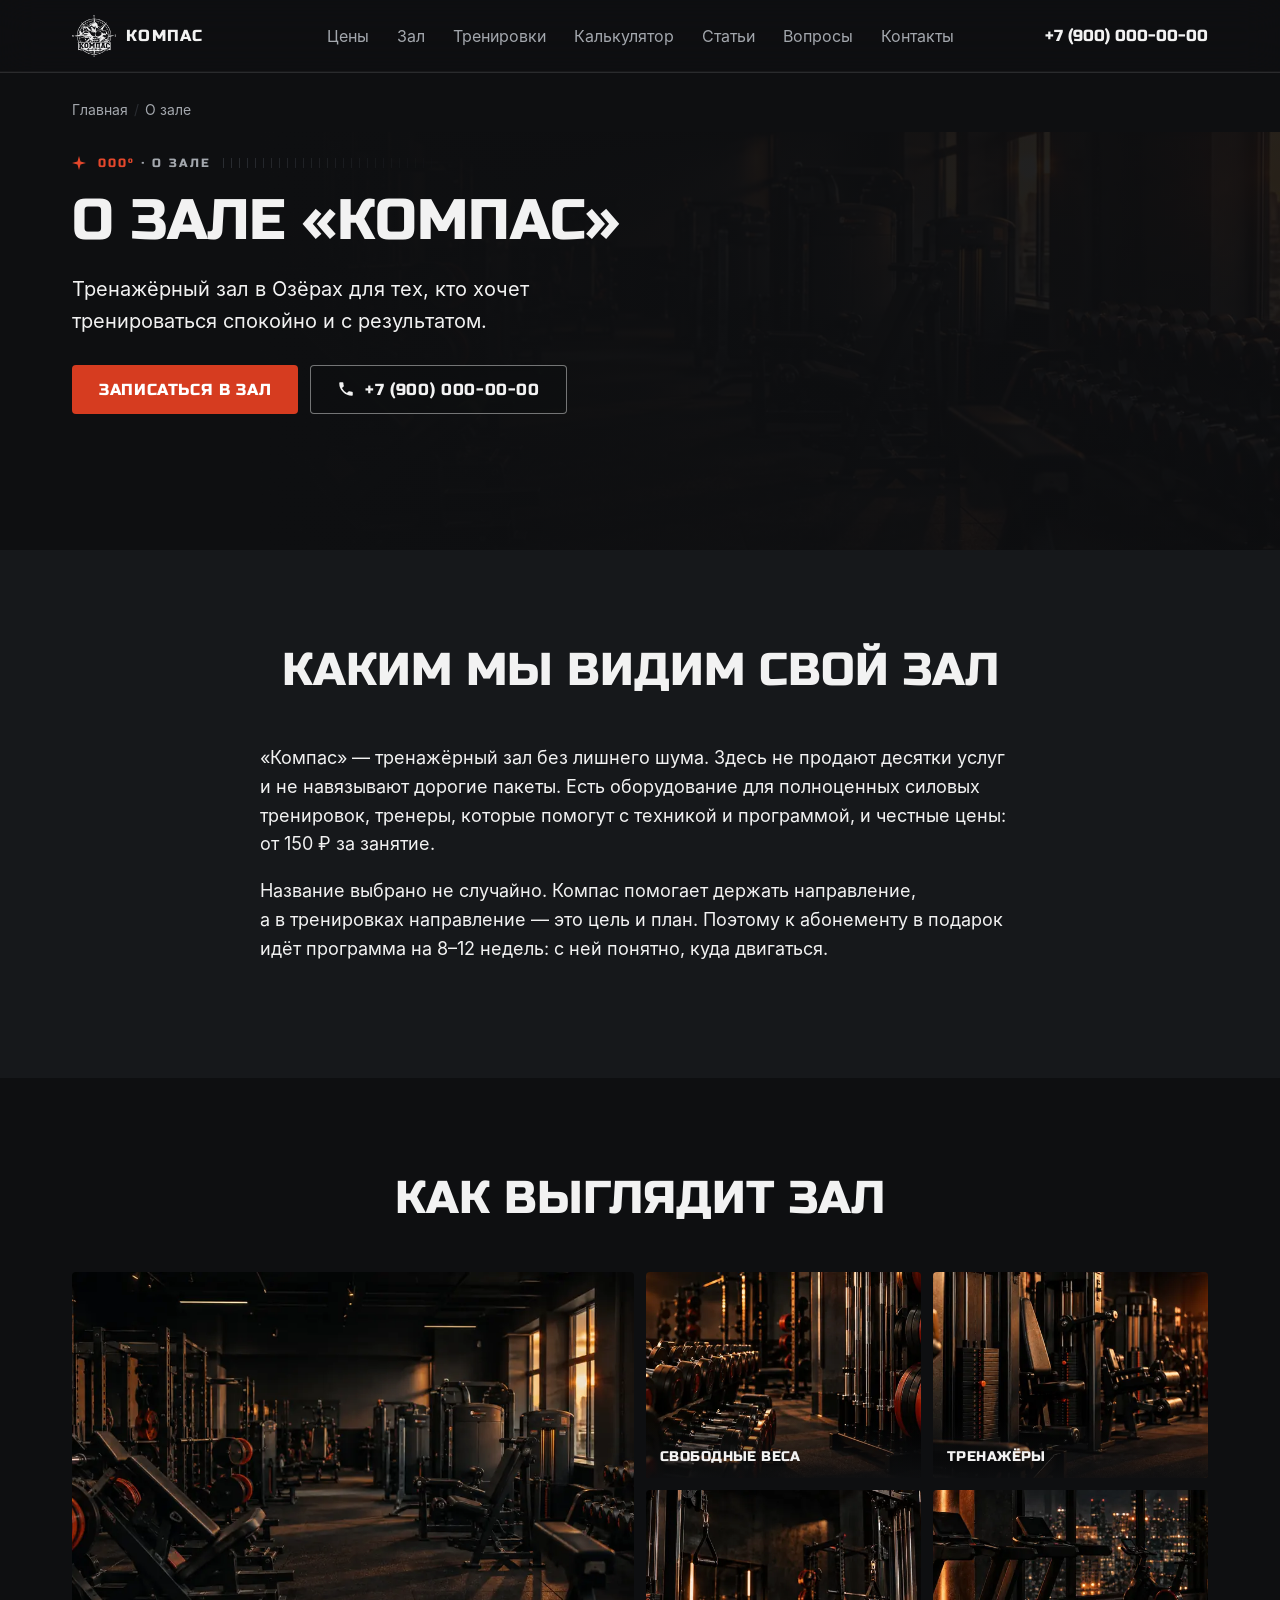
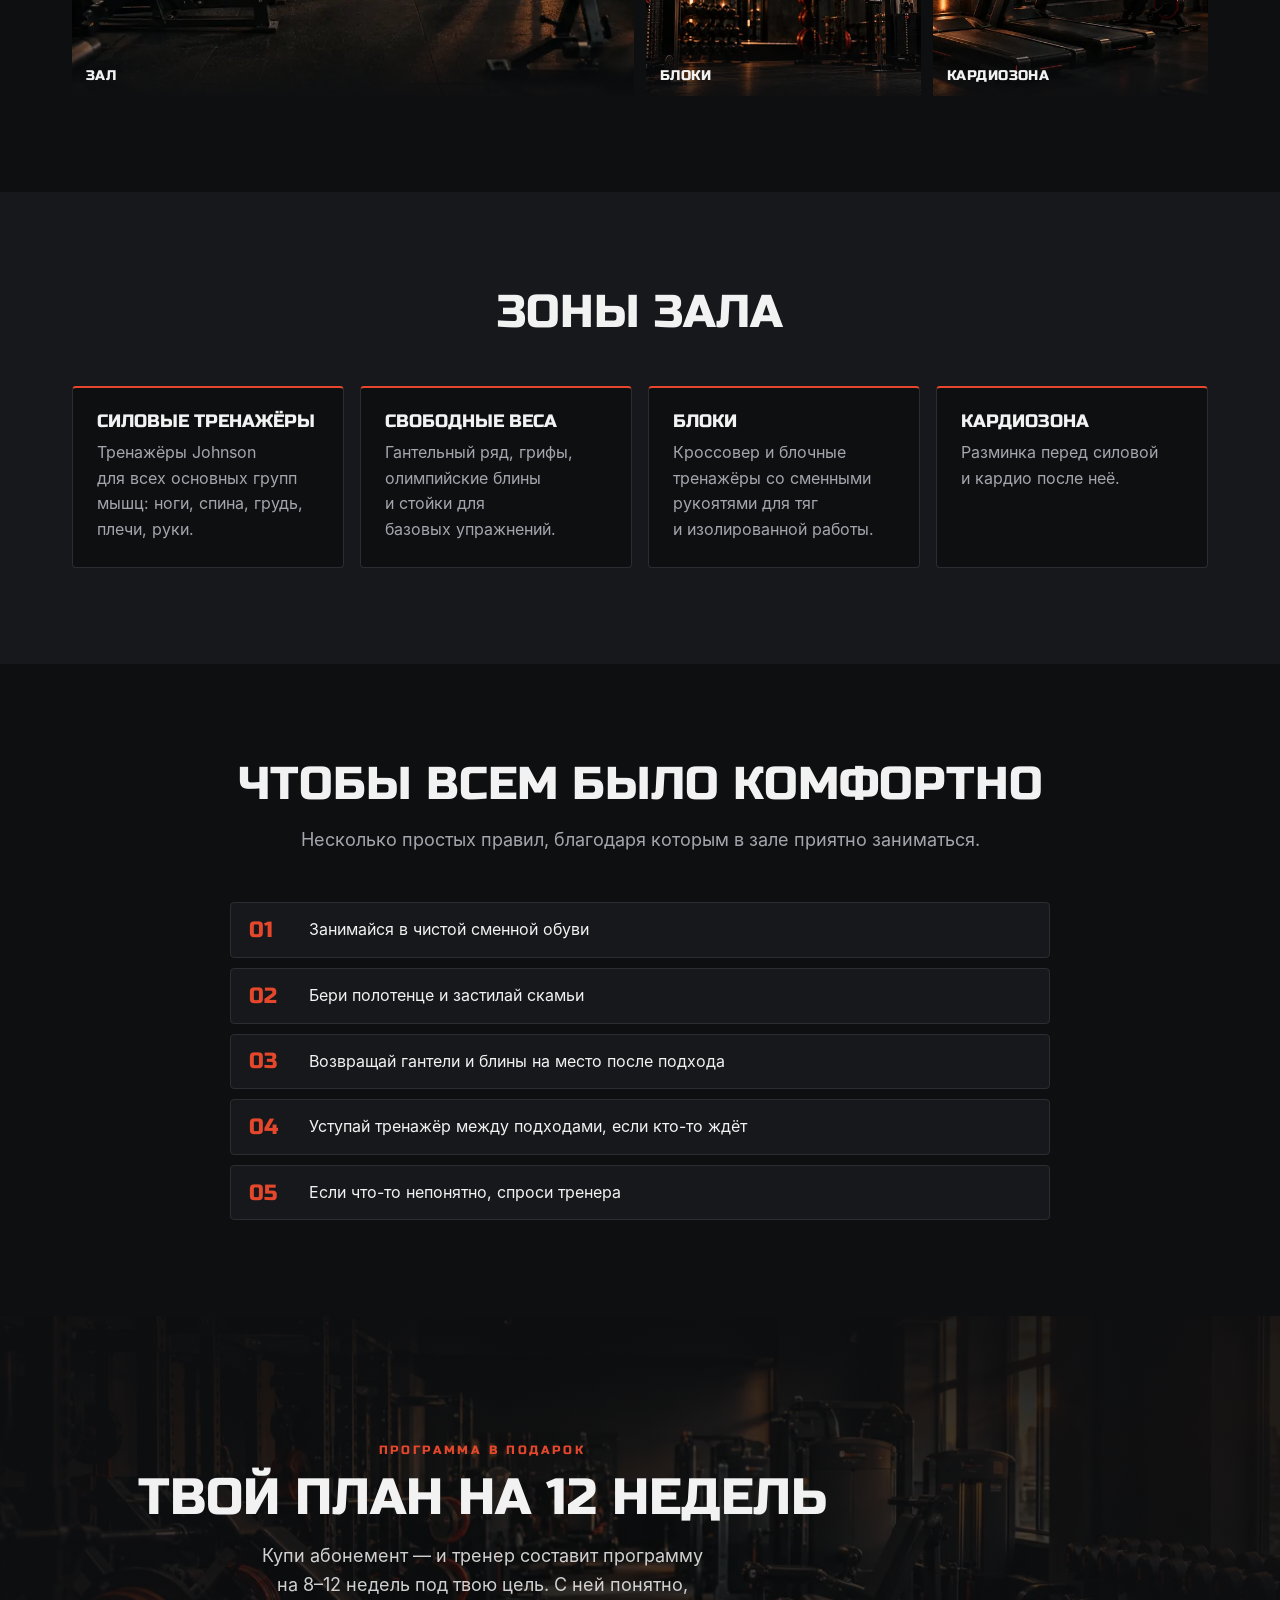
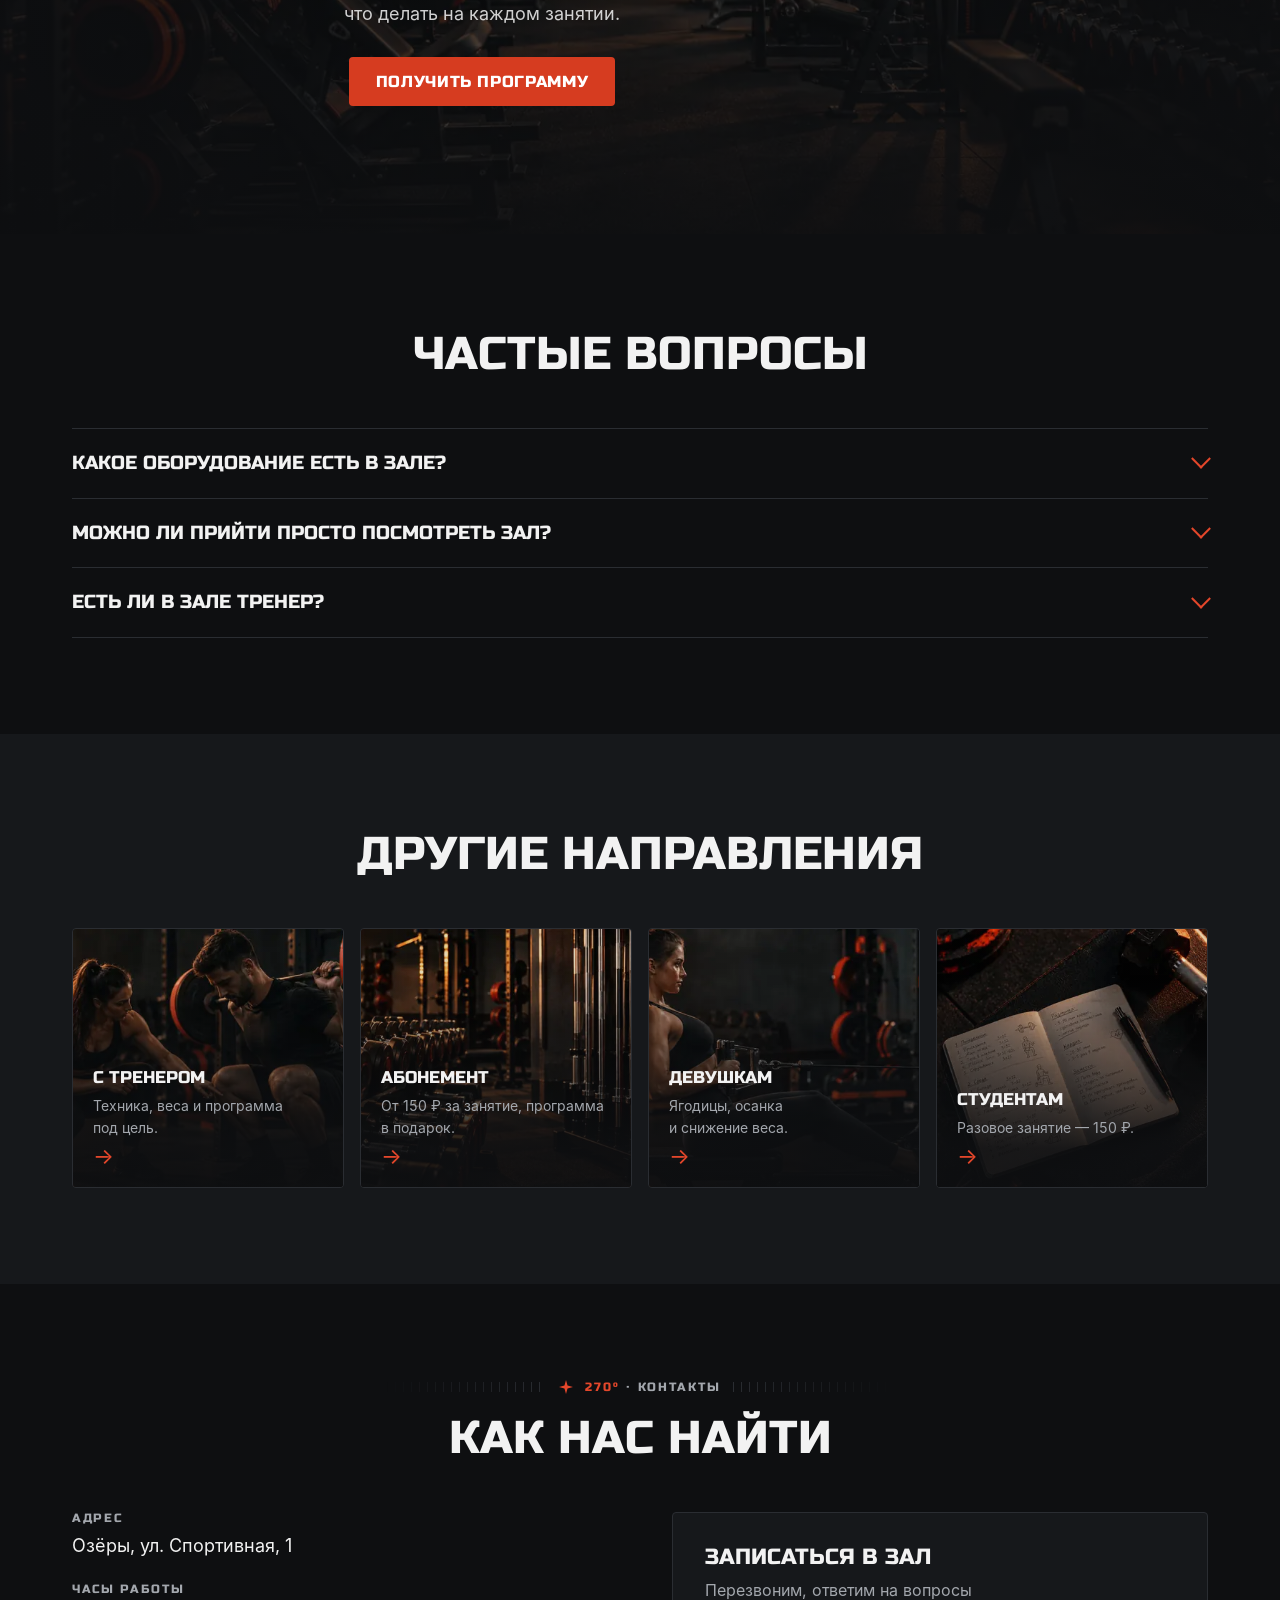
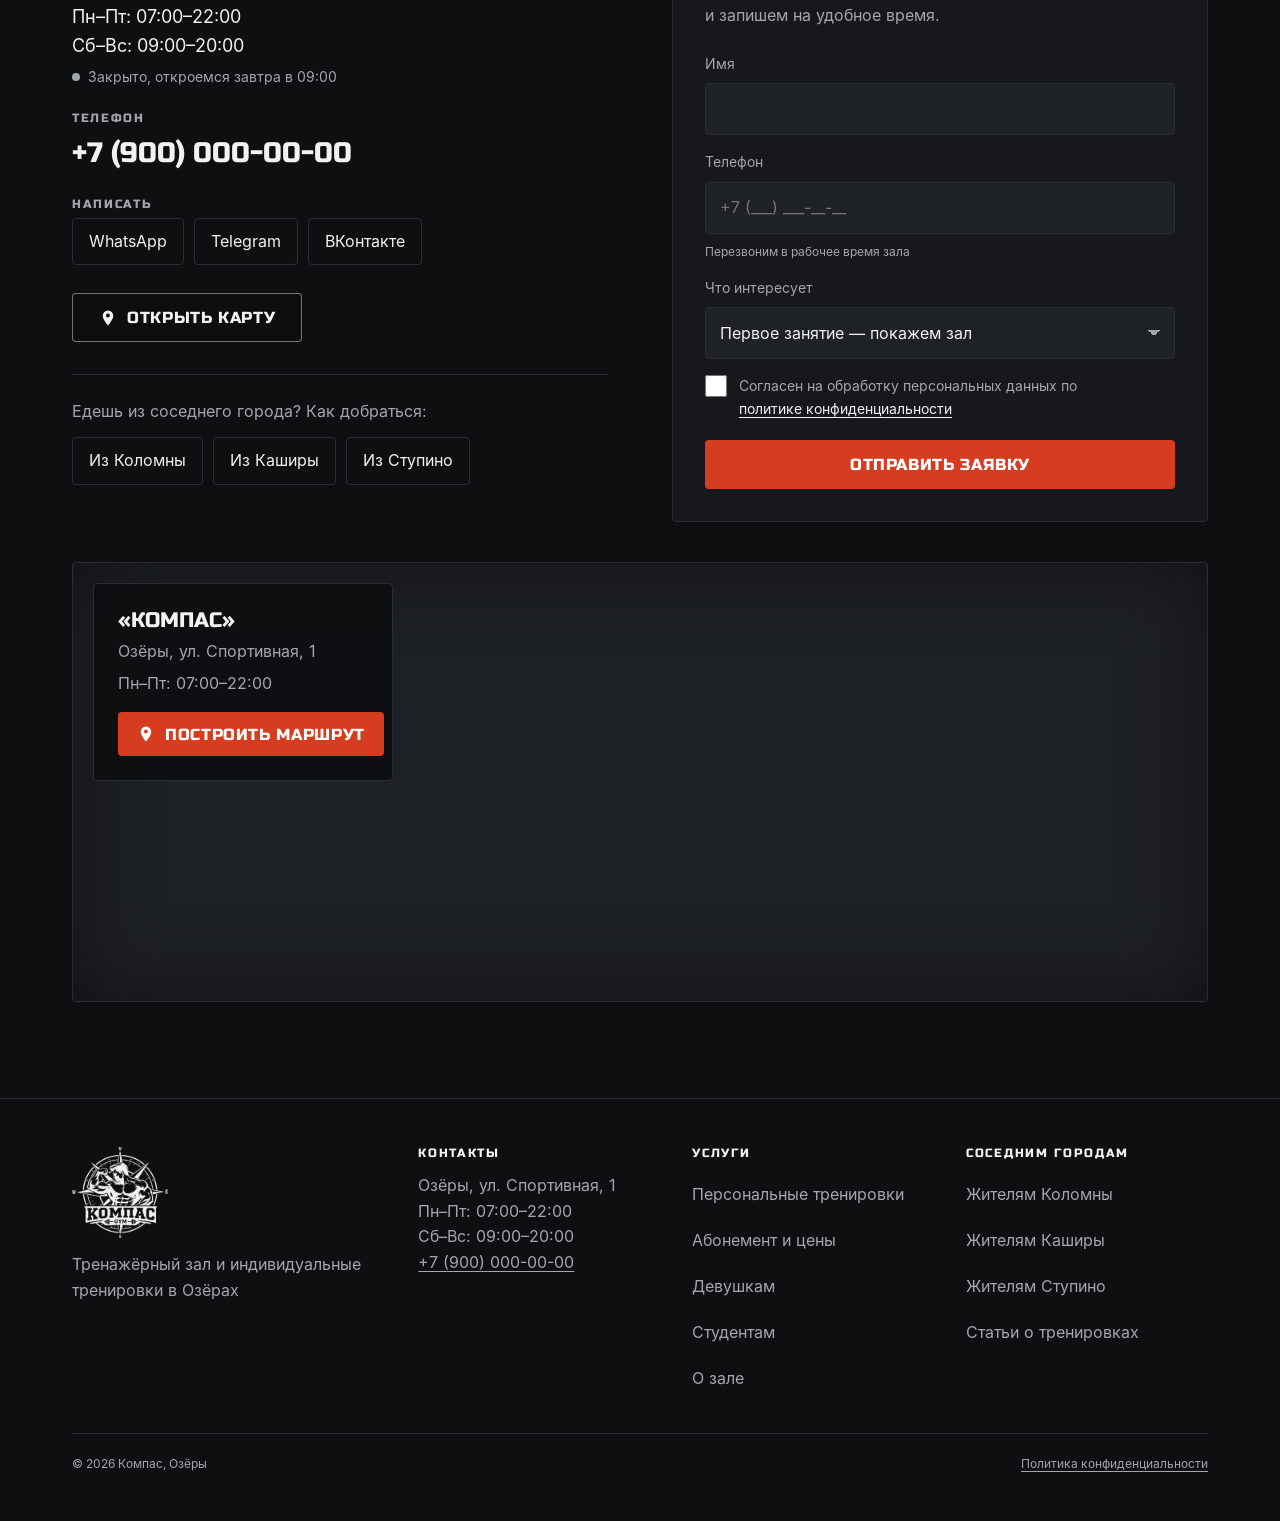
<file: o-zale/index.html>
<!doctype html>
<html lang="ru" class="no-js" data-font="russo">
<head><meta name="robots" content="noindex, nofollow">
<meta charset="utf-8">
<meta name="viewport" content="width=device-width, initial-scale=1">
<title>О тренажёрном зале «Компас» в Озёрах — зоны и оборудование</title>
<meta name="description" content="Тренажёрный зал «Компас» в Озёрах: силовые тренажёры, свободные веса, блоки и кардиозона. Как устроен зал, правила и советы для первого визита.">
<link rel="canonical" href="https://kompas-ozery.ru/o-zale/">
<meta name="yandex-verification" content="0000000000000000">
<meta name="theme-color" content="#0E0F11">
<meta property="og:type" content="website">
<meta property="og:locale" content="ru_RU">
<meta property="og:site_name" content="Компас — тренажёрный зал в Озёрах">
<meta property="og:title" content="О тренажёрном зале «Компас» в Озёрах — зоны и оборудование">
<meta property="og:description" content="Тренажёрный зал «Компас» в Озёрах: силовые тренажёры, свободные веса, блоки и кардиозона. Как устроен зал, правила и советы для первого визита.">
<meta property="og:url" content="https://kompas-ozery.ru/o-zale/">
<meta property="og:image" content="https://kompas-ozery.ru/img/og.jpg">
<meta property="og:image:width" content="1200">
<meta property="og:image:height" content="630">
<link rel="icon" href="../favicon.ico" sizes="any">
<link rel="icon" type="image/png" sizes="32x32" href="../favicon-32.png">
<link rel="apple-touch-icon" href="../apple-touch-icon.png">
<link rel="preload" href="../fonts/Inter-Regular.woff" as="font" type="font/woff" crossorigin>
<link rel="preload" href="../fonts/head.woff" as="font" type="font/woff" crossorigin>

<link rel="stylesheet" href="../assets/style.css">
<script type="application/ld+json">{"@context": "https://schema.org", "@type": "ExerciseGym", "name": "Компас", "url": "https://kompas-ozery.ru/", "logo": "https://kompas-ozery.ru/img/logo-480.webp", "image": "https://kompas-ozery.ru/img/og.jpg", "telephone": "+79000000000", "priceRange": "150–2000 ₽", "address": {"@type": "PostalAddress", "streetAddress": "ул. Спортивная, 1", "addressLocality": "Озёры", "addressRegion": "Московская область", "postalCode": "140560", "addressCountry": "RU"}, "openingHours": ["Mo-Fr 07:00-22:00", "Sa-Su 09:00-20:00"], "areaServed": ["Озёры", "Коломна", "Кашира", "Ступино"], "sameAs": ["https://vk.com/kompas_ozery", "https://t.me/kompas_ozery"]}</script>
<script type="application/ld+json">{"@context": "https://schema.org", "@type": "FAQPage", "mainEntity": [{"@type": "Question", "name": "Какое оборудование есть в зале?", "acceptedAnswer": {"@type": "Answer", "text": "Силовые тренажёры Johnson, свободные веса, блочные тренажёры и кардиозона. Подробнее покажем на первом занятии."}}, {"@type": "Question", "name": "Можно ли прийти просто посмотреть зал?", "acceptedAnswer": {"@type": "Answer", "text": "Да. Позвони заранее, и мы покажем зал и расскажем о ценах и тренировках."}}, {"@type": "Question", "name": "Есть ли в зале тренер?", "acceptedAnswer": {"@type": "Answer", "text": "Да, можно записаться на тренировку с тренером. Расписание и стоимость уточни по телефону."}}]}</script>
<script type="application/ld+json">{"@context": "https://schema.org", "@type": "BreadcrumbList", "itemListElement": [{"@type": "ListItem", "position": 1, "name": "Главная", "item": "https://kompas-ozery.ru/"}, {"@type": "ListItem", "position": 2, "name": "О зале", "item": "https://kompas-ozery.ru/o-zale/"}]}</script>
<script>window.KOMPAS={metrika:0,whatsapp:"79000000000",formEndpoint:"",hours:[[[0, 1, 2, 3, 4], 420, 1320], [[5, 6], 540, 1200]]};</script>
<!-- Яндекс.Метрика -->
<script>(function(m,e,t,r,i,k,a){m[i]=m[i]||function(){(m[i].a=m[i].a||[]).push(arguments)};m[i].l=1*new Date();for(var j=0;j<document.scripts.length;j++){if(document.scripts[j].src===r){return;}}k=e.createElement(t),a=e.getElementsByTagName(t)[0],k.async=1,k.src=r,a.parentNode.insertBefore(k,a)})(window,document,"script","https://mc.yandex.ru/metrika/tag.js","ym");ym(00000000,"init",{clickmap:true,trackLinks:true,accurateTrackBounce:true,webvisor:true});</script>
<noscript><div><img src="https://mc.yandex.ru/watch/00000000" style="position:absolute;left:-9999px" alt=""></div></noscript>
</head>
<body>
<a class="skip" href="#main">Перейти к содержанию</a>
<header class="hdr hdr--page">
<div class="wrap hdr__in">
<a class="hdr__logo" href="../index.html" aria-label="Компас — на главную"><img src="../img/logo-160.webp" width="160" height="152" alt="Логотип тренажёрного зала Компас"><span>Компас</span></a>
<nav class="nav" aria-label="Основное меню"><a href="../index.html#ceny">Цены</a><a href="../index.html#zal">Зал</a><a href="../index.html#trenirovki">Тренировки</a><a href="../index.html#kalkulyator">Калькулятор</a><a href="../index.html#stati">Статьи</a><a href="../index.html#voprosy">Вопросы</a><a href="../index.html#kontakty">Контакты</a></nav>
<a class="hdr__tel" href="tel:+79000000000" data-goal="phone_click">+7 (900) 000-00-00</a>
<button class="burger" type="button" aria-label="Меню" aria-expanded="false" aria-controls="mnav"><span></span></button>
</div>
<nav class="mnav" id="mnav" aria-label="Мобильное меню"><a href="../index.html#ceny">Цены</a><a href="../index.html#zal">Зал</a><a href="../index.html#trenirovki">Тренировки</a><a href="../index.html#kalkulyator">Калькулятор</a><a href="../index.html#stati">Статьи</a><a href="../index.html#voprosy">Вопросы</a><a href="../index.html#kontakty">Контакты</a><a class="btn btn--main" href="tel:+79000000000" data-goal="phone_click"><svg viewBox="0 0 24 24" aria-hidden="true"><path fill="currentColor" d="M6.6 10.8a15.1 15.1 0 006.6 6.6l2.2-2.2c.3-.3.7-.4 1-.2 1.1.4 2.3.6 3.6.6.6 0 1 .4 1 1V20c0 .6-.4 1-1 1A17 17 0 013 4c0-.6.4-1 1-1h3.5c.6 0 1 .4 1 1 0 1.3.2 2.5.6 3.6.1.3 0 .7-.2 1z"/></svg>Позвонить</a></nav>
</header>

<nav class="crumbs wrap" aria-label="Хлебные крошки"><ol><li><a href="../index.html">Главная</a></li><li aria-current="page">О зале</li></ol></nav>
<main id="main">
<section class="ghero" aria-labelledby="g-h">
<div class="ghero__bg"><img src="../img/hall-1200.webp" srcset="../img/hall-640.webp 640w, ../img/hall-1200.webp 1200w" sizes="100vw" width="1200" height="675" alt="" fetchpriority="high"></div>
<div class="wrap">
<div class="eyebrow"><svg class="star" viewBox="0 0 24 24" aria-hidden="true"><path fill="currentColor" d="M12 0l2.6 9.4L24 12l-9.4 2.6L12 24l-2.6-9.4L0 12l9.4-2.6z"/></svg><span><b>000°</b> · О зале</span></div>
<h1 id="g-h">О зале «Компас»</h1>
<p class="ghero__sub">Тренажёрный зал в Озёрах для тех, кто хочет тренироваться спокойно и с результатом.</p>
<div class="hero__cta"><a class="btn btn--main" href="#zapis" data-goal="cta_hero" data-pick="Первое занятие — покажем зал">Записаться в зал</a><a class="btn btn--ghost" href="tel:+79000000000" data-goal="phone_click"><svg viewBox="0 0 24 24" aria-hidden="true"><path fill="currentColor" d="M6.6 10.8a15.1 15.1 0 006.6 6.6l2.2-2.2c.3-.3.7-.4 1-.2 1.1.4 2.3.6 3.6.6.6 0 1 .4 1 1V20c0 .6-.4 1-1 1A17 17 0 013 4c0-.6.4-1 1-1h3.5c.6 0 1 .4 1 1 0 1.3.2 2.5.6 3.6.1.3 0 .7-.2 1z"/></svg>+7 (900) 000-00-00</a></div>
</div>
</section>
<section class="sec sec--alt"><div class="wrap"><div class="sec__head rv"><h2>Каким мы видим свой зал</h2></div><div class="prose prose--c rv"><p>«Компас» — тренажёрный зал без лишнего шума. Здесь не продают десятки услуг и не навязывают дорогие пакеты. Есть оборудование для полноценных силовых тренировок, тренеры, которые помогут с техникой и программой, и честные цены: от 150 ₽ за занятие.</p>
<p>Название выбрано не случайно. Компас помогает держать направление, а в тренировках направление — это цель и план. Поэтому к абонементу в подарок идёт программа на 8–⁠12 недель: с ней понятно, куда двигаться.</p></div></div></section>
<section class="sec"><div class="wrap"><div class="sec__head rv"><h2>Как выглядит зал</h2></div><div class="gallery rv">
<figure class="g-wide"><img src="../img/hall-1200.webp" srcset="../img/hall-640.webp 640w, ../img/hall-1200.webp 1200w" sizes="(min-width:900px) 50vw, 100vw" width="1200" height="675" alt="Тренажёрный зал Компас" loading="lazy" decoding="async"><figcaption>Зал</figcaption></figure>
<figure><img src="../img/weights-1200.webp" srcset="../img/weights-640.webp 640w, ../img/weights-1200.webp 1200w" sizes="(min-width:900px) 25vw, 50vw" width="1200" height="675" alt="Свободные веса" loading="lazy" decoding="async"><figcaption>Свободные веса</figcaption></figure>
<figure><img src="../img/machines-1200.webp" srcset="../img/machines-640.webp 640w, ../img/machines-1200.webp 1200w" sizes="(min-width:900px) 25vw, 50vw" width="1200" height="675" alt="Силовые тренажёры" loading="lazy" decoding="async"><figcaption>Тренажёры</figcaption></figure>
<figure><img src="../img/cables-1200.webp" srcset="../img/cables-640.webp 640w, ../img/cables-1200.webp 1200w" sizes="(min-width:900px) 25vw, 50vw" width="1200" height="675" alt="Блочные тренажёры" loading="lazy" decoding="async"><figcaption>Блоки</figcaption></figure>
<figure><img src="../img/cardio-1200.webp" srcset="../img/cardio-640.webp 640w, ../img/cardio-1200.webp 1200w" sizes="(min-width:900px) 25vw, 50vw" width="1200" height="675" alt="Кардиозона" loading="lazy" decoding="async"><figcaption>Кардиозона</figcaption></figure>
</div></div></section>
<section class="sec sec--alt"><div class="wrap"><div class="sec__head rv"><h2>Зоны зала</h2></div><div class="ics"><div class="ic rv"><h3>Силовые тренажёры</h3><p>Тренажёры Johnson для всех основных групп мышц: ноги, спина, грудь, плечи, руки.</p></div><div class="ic rv"><h3>Свободные веса</h3><p>Гантельный ряд, грифы, олимпийские блины и стойки для базовых упражнений.</p></div><div class="ic rv"><h3>Блоки</h3><p>Кроссовер и блочные тренажёры со сменными рукоятями для тяг и изолированной работы.</p></div><div class="ic rv"><h3>Кардиозона</h3><p>Разминка перед силовой и кардио после неё.</p></div></div></div></section>
<section class="sec"><div class="wrap"><div class="sec__head rv"><h2>Чтобы всем было комфортно</h2><p>Несколько простых правил, благодаря которым в зале приятно заниматься.</p></div><ol class="biglist rv"><li>Занимайся в чистой сменной обуви</li><li>Бери полотенце и застилай скамьи</li><li>Возвращай гантели и блины на место после подхода</li><li>Уступай тренажёр между подходами, если кто-то ждёт</li><li>Если что-то непонятно, спроси тренера</li></ol></div></section>
<section class="band" id="plan" aria-labelledby="plan-h">
<div class="band__bg"><img src="../img/hall-1200.webp" srcset="../img/hall-640.webp 640w, ../img/hall-1200.webp 1200w" sizes="100vw" width="1200" height="675" alt="" loading="lazy" decoding="async"></div>
<div class="wrap band__grid">
<div class="band__in rv">
<p class="band__kicker">Программа в подарок</p>
<h2 class="band__h" id="plan-h">Твой план на 12 недель</h2>
<p class="band__p">Купи абонемент — и тренер составит программу на 8–⁠12 недель под твою цель. С ней понятно, что делать на каждом занятии.</p>

<div class="band__cta"><a class="btn btn--main" href="#zapis" data-goal="cta_band" data-pick="Абонемент 2 000 ₽">Получить программу</a></div>
</div>

</div>
</section>
<section class="sec" id="voprosy" aria-labelledby="voprosy-h">
<div class="wrap">
<div class="sec__head rv"><h2 id="voprosy-h">Частые вопросы</h2></div>
<div class="faq rv"><details><summary>Какое оборудование есть в зале?</summary><div class="ans"><p>Силовые тренажёры Johnson, свободные веса, блочные тренажёры и кардиозона. Подробнее покажем на первом занятии.</p></div></details><details><summary>Можно ли прийти просто посмотреть зал?</summary><div class="ans"><p>Да. Позвони заранее, и мы покажем зал и расскажем о ценах и тренировках.</p></div></details><details><summary>Есть ли в зале тренер?</summary><div class="ans"><p>Да, можно записаться на тренировку с тренером. Расписание и стоимость уточни по телефону.</p></div></details></div>
</div>
</section>

<section class="sec sec--alt"><div class="wrap"><div class="sec__head rv"><h2>Другие направления</h2></div><div class="svcs svcs--4"><a class="svc rv" href="../personalnye-trenirovki/index.html"><img src="../img/coach-squat-1200.webp" srcset="../img/coach-squat-640.webp 640w, ../img/coach-squat-1200.webp 1200w" sizes="(min-width:1100px) 25vw, (min-width:640px) 50vw, 100vw" width="1200" height="675" alt="" loading="lazy" decoding="async"><span class="svc__b"><b>С тренером</b><span>Техника, веса и программа под цель.</span></span></a><a class="svc rv" href="../abonement/index.html"><img src="../img/weights-1200.webp" srcset="../img/weights-640.webp 640w, ../img/weights-1200.webp 1200w" sizes="(min-width:1100px) 25vw, (min-width:640px) 50vw, 100vw" width="1200" height="675" alt="" loading="lazy" decoding="async"><span class="svc__b"><b>Абонемент</b><span>От 150 ₽ за занятие, программа в подарок.</span></span></a><a class="svc rv" href="../trenirovki-dlya-devushek/index.html"><img src="../img/woman-row-1200.webp" srcset="../img/woman-row-640.webp 640w, ../img/woman-row-1200.webp 1200w" sizes="(min-width:1100px) 25vw, (min-width:640px) 50vw, 100vw" width="1200" height="675" alt="" loading="lazy" decoding="async"><span class="svc__b"><b>Девушкам</b><span>Ягодицы, осанка и снижение веса.</span></span></a><a class="svc rv" href="../studentam/index.html"><img src="../img/cover-novice-1200.webp" srcset="../img/cover-novice-640.webp 640w, ../img/cover-novice-1200.webp 1200w" sizes="(min-width:1100px) 25vw, (min-width:640px) 50vw, 100vw" width="1200" height="675" alt="" loading="lazy" decoding="async"><span class="svc__b"><b>Студентам</b><span>Разовое занятие — 150 ₽.</span></span></a></div></div></section>
<section class="sec" id="kontakty" aria-labelledby="kontakty-h">
<div class="wrap">
<div class="sec__head rv"><div class="eyebrow"><svg class="star" viewBox="0 0 24 24" aria-hidden="true"><path fill="currentColor" d="M12 0l2.6 9.4L24 12l-9.4 2.6L12 24l-2.6-9.4L0 12l9.4-2.6z"/></svg><span><b>270°</b> · Контакты</span></div><h2 id="kontakty-h">Как нас найти</h2></div>
<div class="contacts">
<div class="rv">
<dl class="cinfo">
<div><dt>Адрес</dt><dd>Озёры, ул. Спортивная, 1</dd></div>
<div><dt>Часы работы</dt><dd>Пн–Пт: 07:00–⁠22:00<br>Сб–Вс: 09:00–⁠20:00<br><span class="open" data-open hidden></span></dd></div>
<div><dt>Телефон</dt><dd><a class="tel" href="tel:+79000000000" data-goal="phone_click">+7 (900) 000-00-00</a></dd></div>
<div><dt>Написать</dt><dd class="msgs"><a href="https://wa.me/79000000000" target="_blank" rel="noopener" data-goal="messenger_whatsapp">WhatsApp</a><a href="https://t.me/kompas_ozery" target="_blank" rel="noopener" data-goal="messenger_telegram">Telegram</a><a href="https://vk.com/kompas_ozery" target="_blank" rel="noopener" data-goal="messenger_vk">ВКонтакте</a></dd></div>
</dl>
<div class="route"><a class="btn btn--ghost" href="https://yandex.ru/maps/?text=Озёры%2C%20ул.%20Спортивная%2C%201" target="_blank" rel="noopener" data-goal="map_click"><svg viewBox="0 0 24 24" aria-hidden="true"><path fill="currentColor" d="M12 2a7 7 0 00-7 7c0 5.2 7 13 7 13s7-7.8 7-13a7 7 0 00-7-7zm0 9.5A2.5 2.5 0 1112 6a2.5 2.5 0 010 5z"/></svg>Открыть карту</a></div>
<div class="geo-links"><p>Едешь из соседнего города? Как добраться:</p><ul><li><a href="../kolomna/index.html">Из Коломны</a></li><li><a href="../kashira/index.html">Из Каширы</a></li><li><a href="../stupino/index.html">Из Ступино</a></li></ul></div>
</div>
<div class="form rv" id="zapis">
<div class="form__body">
<h3>Записаться в зал</h3>
<p class="form__lead">Перезвоним, ответим на вопросы и запишем на удобное время.</p>
<form class="js-form" novalidate>
<div class="fld"><label for="f-name">Имя</label><input id="f-name" name="name" type="text" autocomplete="given-name" required><span class="fld__err">Напиши, как к тебе обращаться</span></div>
<div class="fld"><label for="f-phone">Телефон</label><input id="f-phone" name="phone" type="tel" inputmode="tel" autocomplete="tel" placeholder="+7 (___) ___-__-__" aria-describedby="f-phone-h" required><span class="fld__help" id="f-phone-h">Перезвоним в рабочее время зала</span><span class="fld__err">Введи номер в формате +7 (900) 000-00-00</span></div>
<div class="fld"><label for="f-what">Что интересует</label><select id="f-what" name="what">
<option selected>Первое занятие — покажем зал</option><option>Разовое 200 ₽</option><option>Разовое 150 ₽</option><option>Абонемент 2 000 ₽</option><option>Индивидуальная тренировка</option></select></div>
<input type="hidden" name="note" id="f-note"><p class="form__note" id="f-note-v" hidden></p>
<label class="agree"><input type="checkbox" name="agree" required><span>Согласен на обработку персональных данных по <a href="../politika/index.html">политике конфиденциальности</a></span></label>
<p class="agree__err" role="alert">Отметь согласие, чтобы отправить заявку</p>
<button class="btn btn--main" type="submit">Отправить заявку</button>
</form>
</div>
<div class="form__ok form__ok--ok" role="status" aria-live="polite"><h3>Заявка отправлена</h3><p>Перезвоним в рабочее время зала и договоримся о первом занятии. Если удобнее, позвони сам: <a href="tel:+79000000000">+7 (900) 000-00-00</a>.</p></div>
<div class="form__ok form__ok--wa" role="status" aria-live="polite"><h3>Осталось отправить в WhatsApp</h3><p>Мы открыли WhatsApp с готовым сообщением. Нажми «Отправить» — и мы перезвоним.</p><a class="btn btn--main js-wa-again" href="https://wa.me/79000000000" target="_blank" rel="noopener">Открыть WhatsApp ещё раз</a><p class="form__alt">Или позвони: <a href="tel:+79000000000">+7 (900) 000-00-00</a></p></div>
</div>

</div>
<div class="map rv"><div class="map__card"><b>«Компас»</b><span>Озёры, ул. Спортивная, 1</span><span>Пн–Пт: 07:00–⁠22:00</span><a class="btn btn--main" href="https://yandex.ru/maps/?text=Озёры%2C%20ул.%20Спортивная%2C%201" target="_blank" rel="noopener" data-goal="map_click"><svg viewBox="0 0 24 24" aria-hidden="true"><path fill="currentColor" d="M12 2a7 7 0 00-7 7c0 5.2 7 13 7 13s7-7.8 7-13a7 7 0 00-7-7zm0 9.5A2.5 2.5 0 1112 6a2.5 2.5 0 010 5z"/></svg>Построить маршрут</a></div><div class="map__frame"><iframe src="https://yandex.ru/map-widget/v1/?ll=38.5600%2C54.8556&amp;z=16&amp;pt=38.5600%2C54.8556%2Cpm2rdl" loading="lazy" title="Тренажёрный зал Компас на Яндекс Картах" allowfullscreen></iframe></div></div>
</div>
</section>

</main>
<footer class="ftr">
<div class="wrap">
<div class="ftr__in">
<div><img src="../img/logo-240.webp" width="240" height="228" alt="Компас — тренажёрный зал в Озёрах" loading="lazy"><p>Тренажёрный зал и индивидуальные тренировки в Озёрах</p></div>
<div><h4>Контакты</h4><p>Озёры, ул. Спортивная, 1<br>Пн–Пт: 07:00–⁠22:00<br>Сб–Вс: 09:00–⁠20:00<br><a href="tel:+79000000000" data-goal="phone_click">+7 (900) 000-00-00</a></p></div>
<div><h4>Услуги</h4><ul><li><a href="../personalnye-trenirovki/index.html">Персональные тренировки</a></li><li><a href="../abonement/index.html">Абонемент и цены</a></li><li><a href="../trenirovki-dlya-devushek/index.html">Девушкам</a></li><li><a href="../studentam/index.html">Студентам</a></li><li><a href="../o-zale/index.html">О зале</a></li></ul></div>
<div><h4>Соседним городам</h4><ul><li><a href="../kolomna/index.html">Жителям Коломны</a></li><li><a href="../kashira/index.html">Жителям Каширы</a></li><li><a href="../stupino/index.html">Жителям Ступино</a></li><li><a href="../stati/index.html">Статьи о тренировках</a></li></ul></div>
</div>
<div class="ftr__copy"><span>© 2026 Компас, Озёры</span><a href="../politika/index.html">Политика конфиденциальности</a></div>
</div>
</footer>
<div class="mbar" aria-label="Быстрая связь">
<a class="btn btn--ghost" href="tel:+79000000000" data-goal="phone_click"><svg viewBox="0 0 24 24" aria-hidden="true"><path fill="currentColor" d="M6.6 10.8a15.1 15.1 0 006.6 6.6l2.2-2.2c.3-.3.7-.4 1-.2 1.1.4 2.3.6 3.6.6.6 0 1 .4 1 1V20c0 .6-.4 1-1 1A17 17 0 013 4c0-.6.4-1 1-1h3.5c.6 0 1 .4 1 1 0 1.3.2 2.5.6 3.6.1.3 0 .7-.2 1z"/></svg>Позвонить</a>
<a class="btn btn--main" href="#zapis" data-goal="cta_sticky">Записаться в зал</a>
</div>
<script src="../assets/main.js" defer></script>

</body>
</html>
</file>
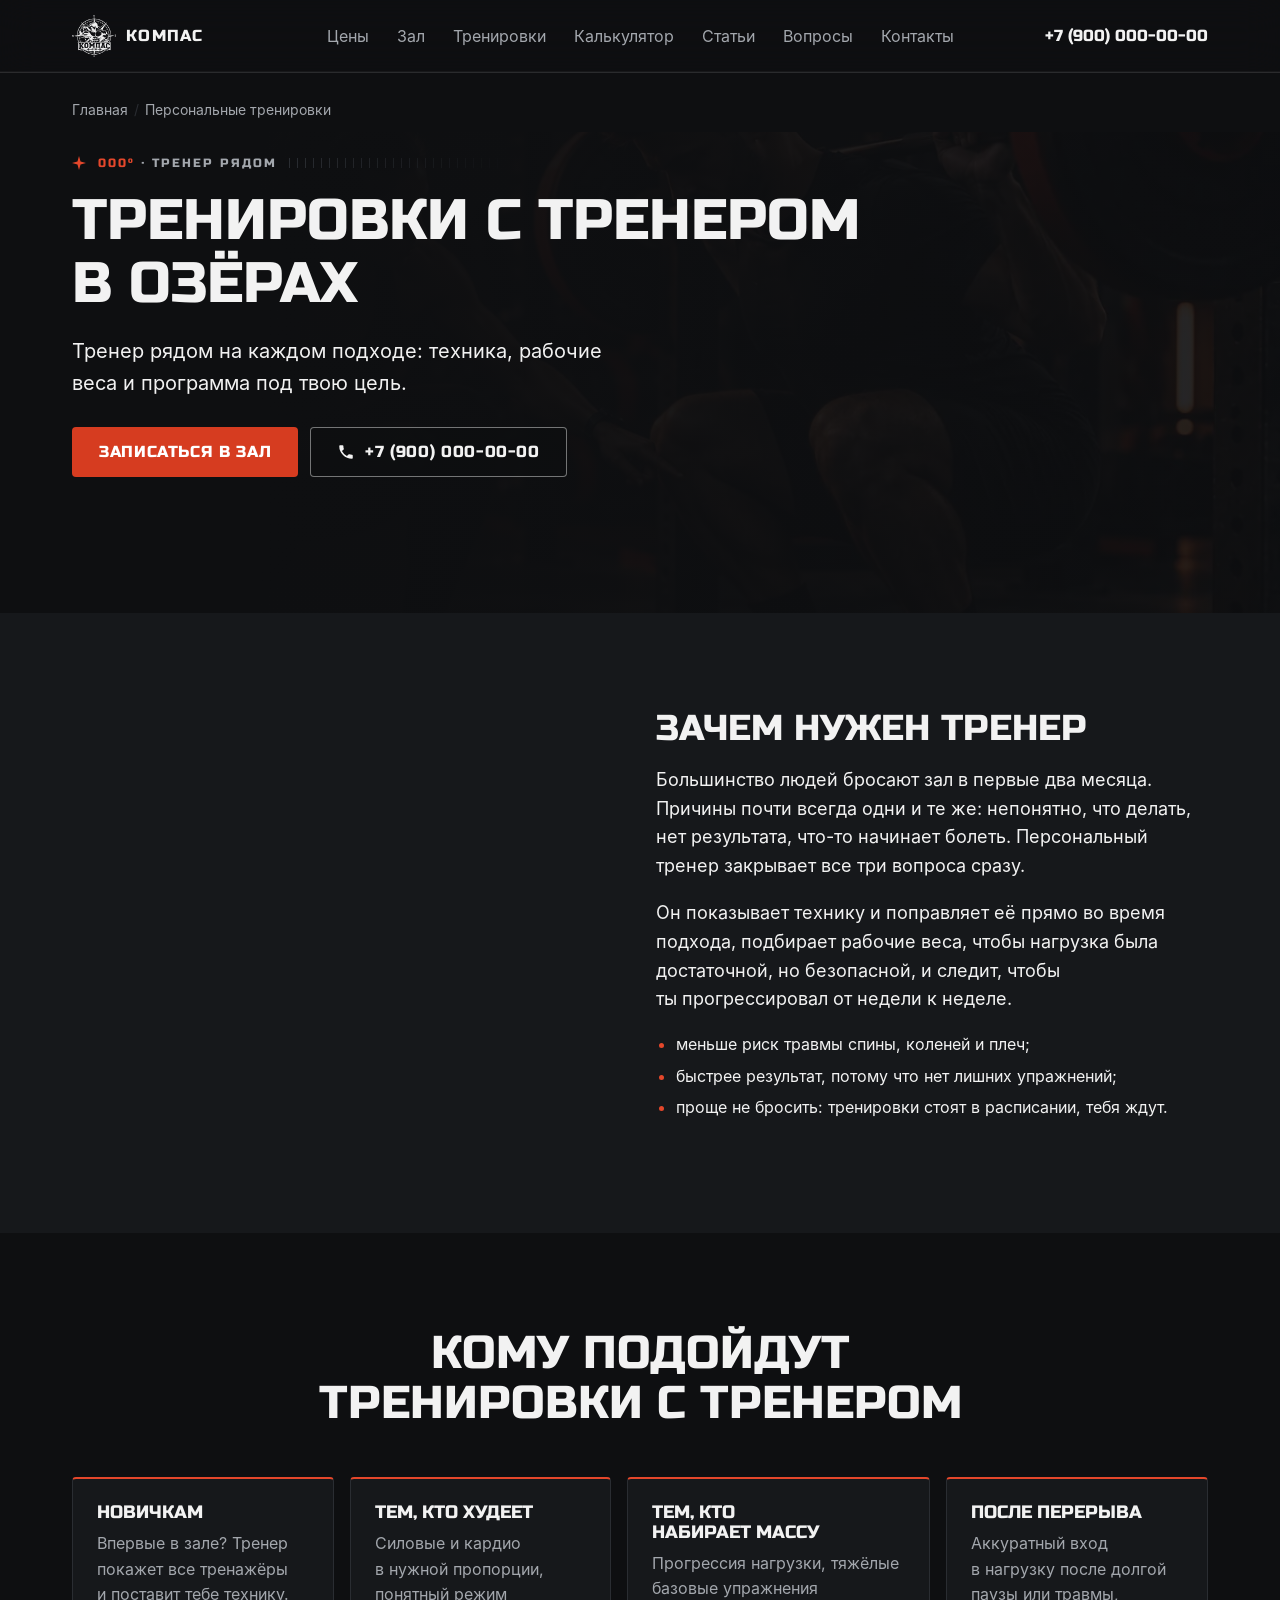
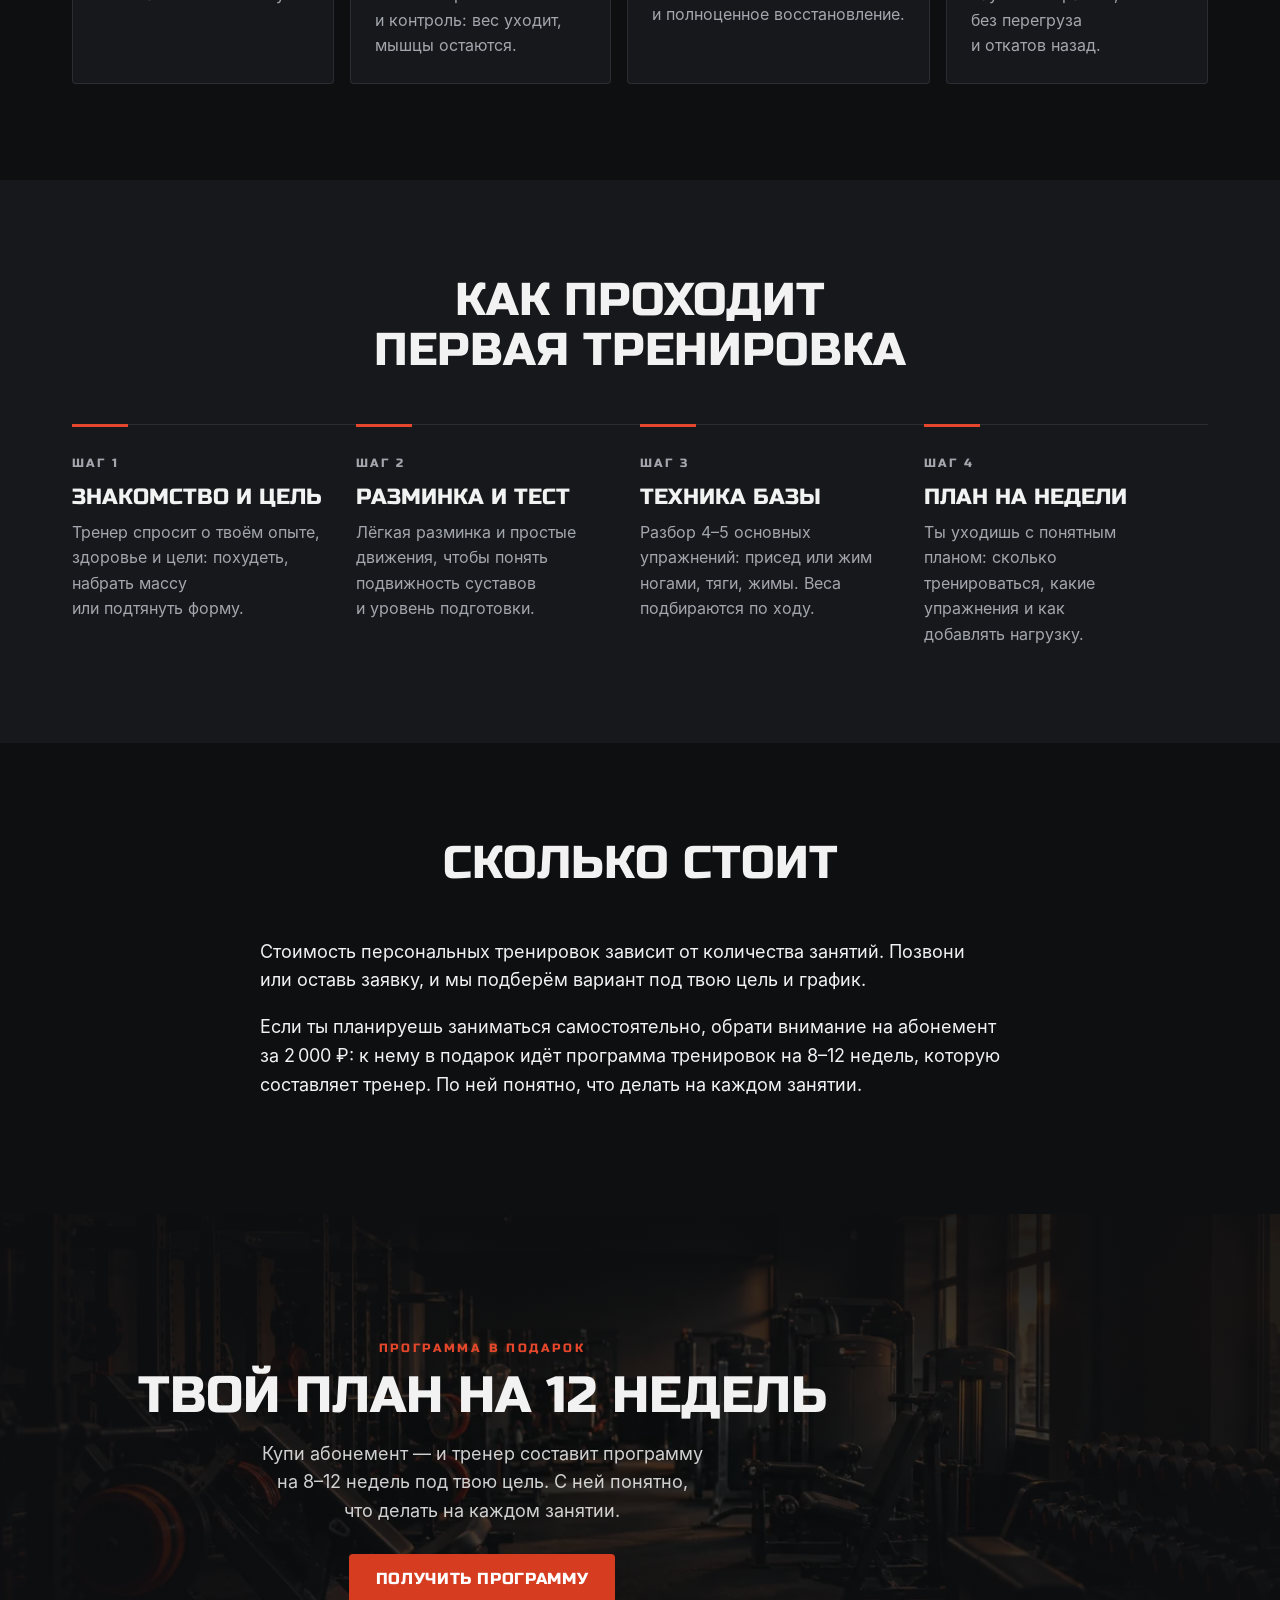
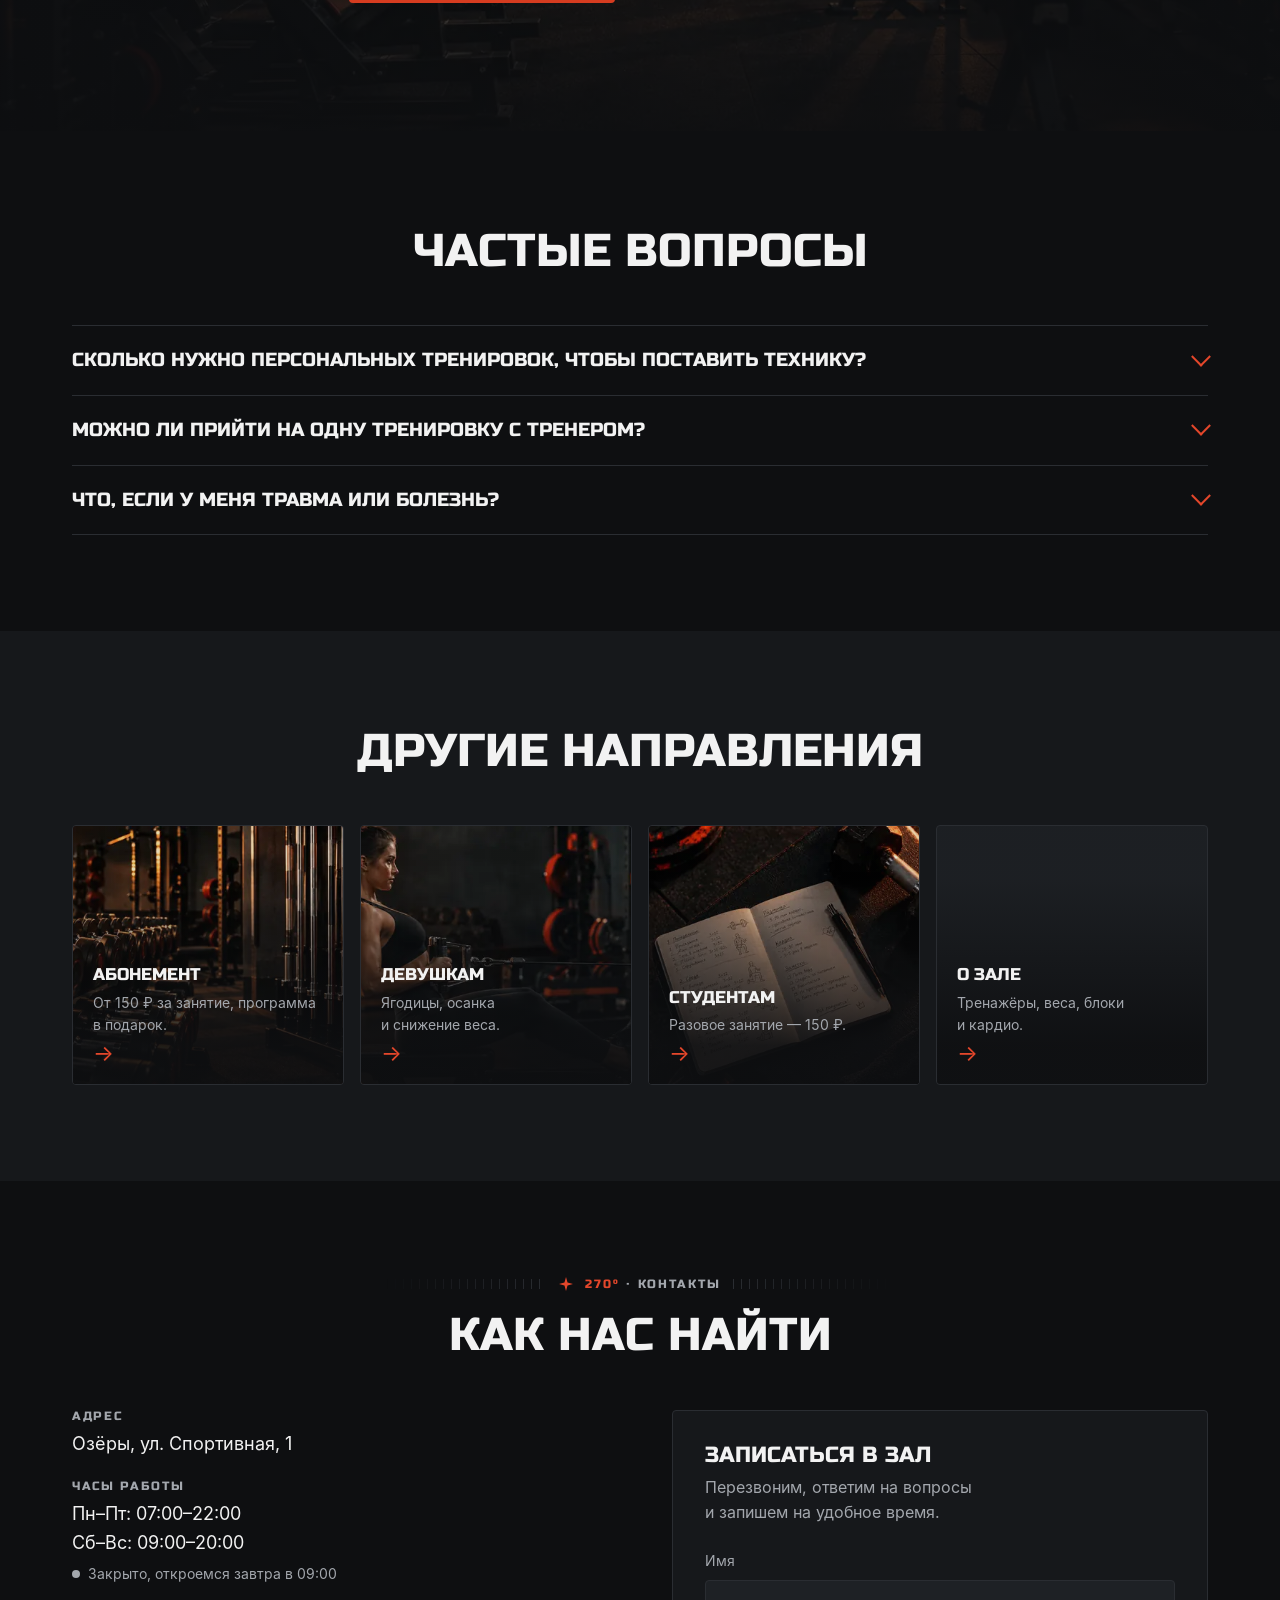
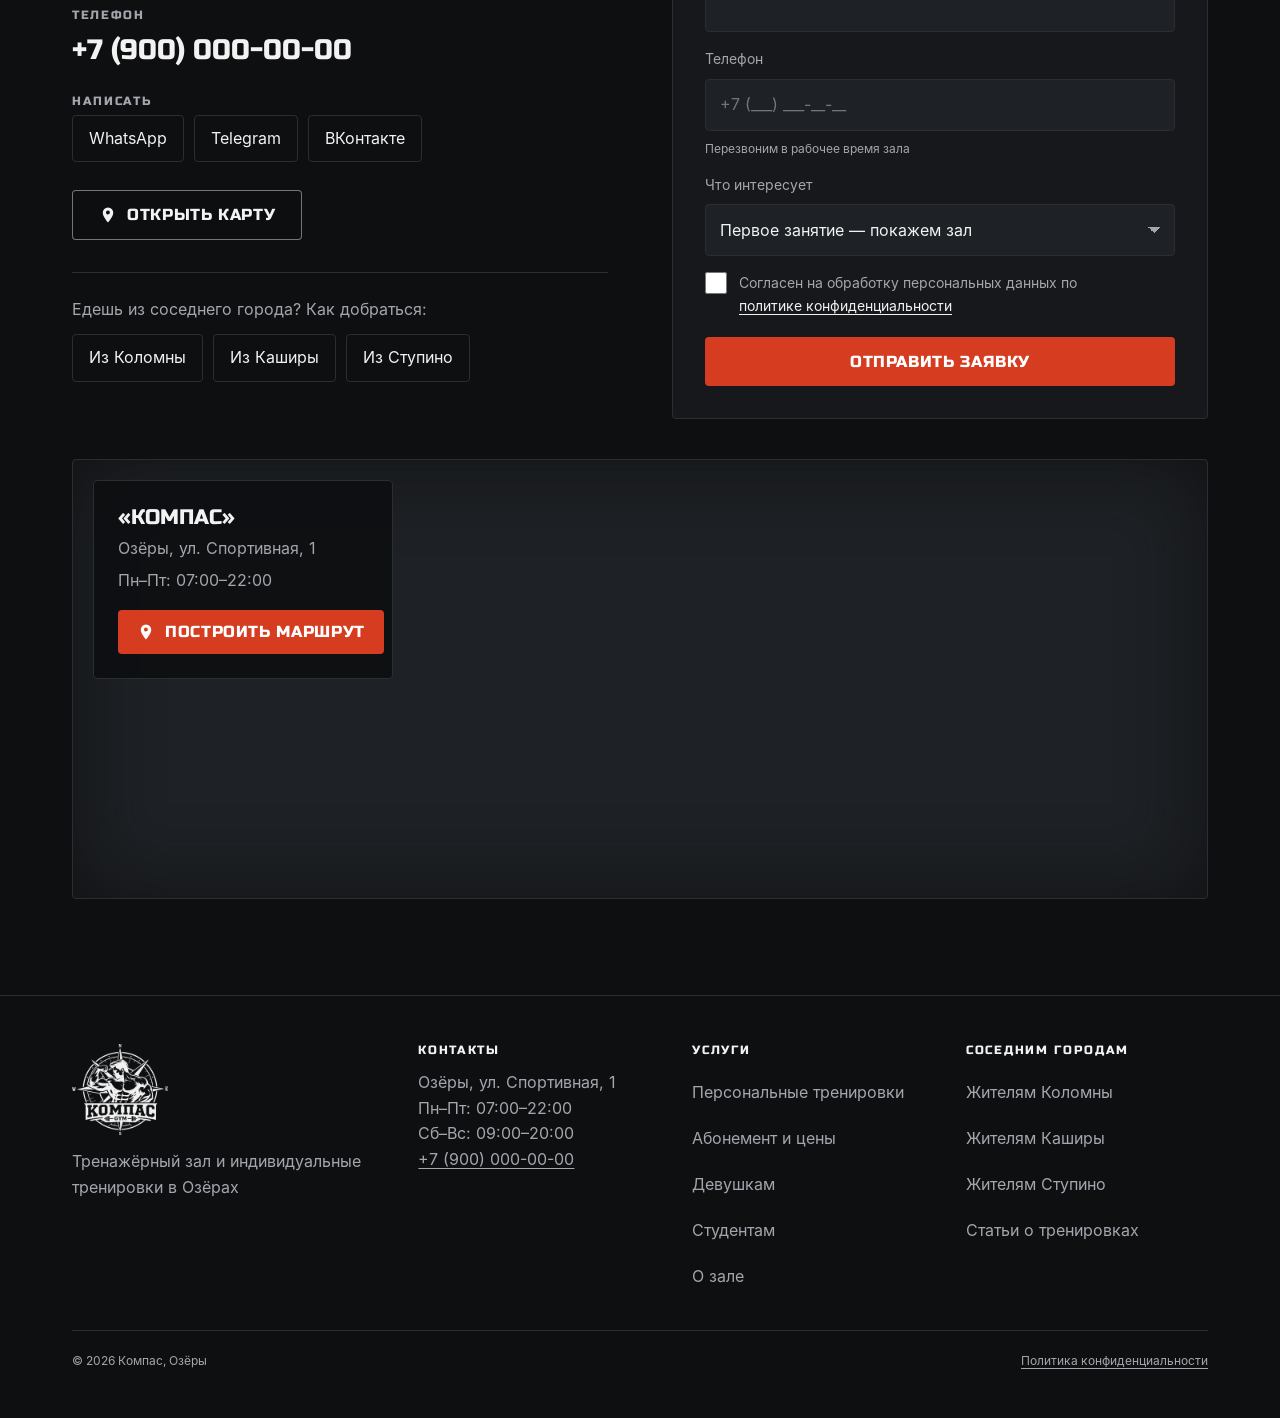
<file: personalnye-trenirovki/index.html>
<!doctype html>
<html lang="ru" class="no-js" data-font="russo">
<head><meta name="robots" content="noindex, nofollow">
<meta charset="utf-8">
<meta name="viewport" content="width=device-width, initial-scale=1">
<title>Персональные тренировки в Озёрах — тренажёрный зал «Компас»</title>
<meta name="description" content="Персональные тренировки с тренером в Озёрах: постановка техники, программа под цель, контроль прогресса. Для новичков и тех, кто вернулся после перерыва.">
<link rel="canonical" href="https://kompas-ozery.ru/personalnye-trenirovki/">
<meta name="yandex-verification" content="0000000000000000">
<meta name="theme-color" content="#0E0F11">
<meta property="og:type" content="website">
<meta property="og:locale" content="ru_RU">
<meta property="og:site_name" content="Компас — тренажёрный зал в Озёрах">
<meta property="og:title" content="Персональные тренировки в Озёрах — тренажёрный зал «Компас»">
<meta property="og:description" content="Персональные тренировки с тренером в Озёрах: постановка техники, программа под цель, контроль прогресса. Для новичков и тех, кто вернулся после перерыва.">
<meta property="og:url" content="https://kompas-ozery.ru/personalnye-trenirovki/">
<meta property="og:image" content="https://kompas-ozery.ru/img/og.jpg">
<meta property="og:image:width" content="1200">
<meta property="og:image:height" content="630">
<link rel="icon" href="../favicon.ico" sizes="any">
<link rel="icon" type="image/png" sizes="32x32" href="../favicon-32.png">
<link rel="apple-touch-icon" href="../apple-touch-icon.png">
<link rel="preload" href="../fonts/Inter-Regular.woff" as="font" type="font/woff" crossorigin>
<link rel="preload" href="../fonts/head.woff" as="font" type="font/woff" crossorigin>

<link rel="stylesheet" href="../assets/style.css">
<script type="application/ld+json">{"@context": "https://schema.org", "@type": "ExerciseGym", "name": "Компас", "url": "https://kompas-ozery.ru/", "logo": "https://kompas-ozery.ru/img/logo-480.webp", "image": "https://kompas-ozery.ru/img/og.jpg", "telephone": "+79000000000", "priceRange": "150–2000 ₽", "address": {"@type": "PostalAddress", "streetAddress": "ул. Спортивная, 1", "addressLocality": "Озёры", "addressRegion": "Московская область", "postalCode": "140560", "addressCountry": "RU"}, "openingHours": ["Mo-Fr 07:00-22:00", "Sa-Su 09:00-20:00"], "areaServed": ["Озёры", "Коломна", "Кашира", "Ступино"], "sameAs": ["https://vk.com/kompas_ozery", "https://t.me/kompas_ozery"]}</script>
<script type="application/ld+json">{"@context": "https://schema.org", "@type": "FAQPage", "mainEntity": [{"@type": "Question", "name": "Сколько нужно персональных тренировок, чтобы поставить технику?", "acceptedAnswer": {"@type": "Answer", "text": "Обычно хватает 4–8 занятий, чтобы уверенно выполнять базовые упражнения. Дальше многие тренируются сами по программе и периодически приходят к тренеру на проверку."}}, {"@type": "Question", "name": "Можно ли прийти на одну тренировку с тренером?", "acceptedAnswer": {"@type": "Answer", "text": "Да. Многие так и начинают: одно занятие, чтобы разобраться с залом и техникой. Записаться можно по телефону или через форму."}}, {"@type": "Question", "name": "Что, если у меня травма или болезнь?", "acceptedAnswer": {"@type": "Answer", "text": "Предупреди тренера заранее. При серьёзных ограничениях сначала посоветуйся с врачом, а тренер подберёт упражнения с учётом его рекомендаций."}}]}</script>
<script type="application/ld+json">{"@context": "https://schema.org", "@type": "BreadcrumbList", "itemListElement": [{"@type": "ListItem", "position": 1, "name": "Главная", "item": "https://kompas-ozery.ru/"}, {"@type": "ListItem", "position": 2, "name": "Персональные тренировки", "item": "https://kompas-ozery.ru/personalnye-trenirovki/"}]}</script>
<script>window.KOMPAS={metrika:0,whatsapp:"79000000000",formEndpoint:"",hours:[[[0, 1, 2, 3, 4], 420, 1320], [[5, 6], 540, 1200]]};</script>
<!-- Яндекс.Метрика -->
<script>(function(m,e,t,r,i,k,a){m[i]=m[i]||function(){(m[i].a=m[i].a||[]).push(arguments)};m[i].l=1*new Date();for(var j=0;j<document.scripts.length;j++){if(document.scripts[j].src===r){return;}}k=e.createElement(t),a=e.getElementsByTagName(t)[0],k.async=1,k.src=r,a.parentNode.insertBefore(k,a)})(window,document,"script","https://mc.yandex.ru/metrika/tag.js","ym");ym(00000000,"init",{clickmap:true,trackLinks:true,accurateTrackBounce:true,webvisor:true});</script>
<noscript><div><img src="https://mc.yandex.ru/watch/00000000" style="position:absolute;left:-9999px" alt=""></div></noscript>
</head>
<body>
<a class="skip" href="#main">Перейти к содержанию</a>
<header class="hdr hdr--page">
<div class="wrap hdr__in">
<a class="hdr__logo" href="../index.html" aria-label="Компас — на главную"><img src="../img/logo-160.webp" width="160" height="152" alt="Логотип тренажёрного зала Компас"><span>Компас</span></a>
<nav class="nav" aria-label="Основное меню"><a href="../index.html#ceny">Цены</a><a href="../index.html#zal">Зал</a><a href="../index.html#trenirovki">Тренировки</a><a href="../index.html#kalkulyator">Калькулятор</a><a href="../index.html#stati">Статьи</a><a href="../index.html#voprosy">Вопросы</a><a href="../index.html#kontakty">Контакты</a></nav>
<a class="hdr__tel" href="tel:+79000000000" data-goal="phone_click">+7 (900) 000-00-00</a>
<button class="burger" type="button" aria-label="Меню" aria-expanded="false" aria-controls="mnav"><span></span></button>
</div>
<nav class="mnav" id="mnav" aria-label="Мобильное меню"><a href="../index.html#ceny">Цены</a><a href="../index.html#zal">Зал</a><a href="../index.html#trenirovki">Тренировки</a><a href="../index.html#kalkulyator">Калькулятор</a><a href="../index.html#stati">Статьи</a><a href="../index.html#voprosy">Вопросы</a><a href="../index.html#kontakty">Контакты</a><a class="btn btn--main" href="tel:+79000000000" data-goal="phone_click"><svg viewBox="0 0 24 24" aria-hidden="true"><path fill="currentColor" d="M6.6 10.8a15.1 15.1 0 006.6 6.6l2.2-2.2c.3-.3.7-.4 1-.2 1.1.4 2.3.6 3.6.6.6 0 1 .4 1 1V20c0 .6-.4 1-1 1A17 17 0 013 4c0-.6.4-1 1-1h3.5c.6 0 1 .4 1 1 0 1.3.2 2.5.6 3.6.1.3 0 .7-.2 1z"/></svg>Позвонить</a></nav>
</header>

<nav class="crumbs wrap" aria-label="Хлебные крошки"><ol><li><a href="../index.html">Главная</a></li><li aria-current="page">Персональные тренировки</li></ol></nav>
<main id="main">
<section class="ghero" aria-labelledby="g-h">
<div class="ghero__bg"><img src="../img/coach-squat-1200.webp" srcset="../img/coach-squat-640.webp 640w, ../img/coach-squat-1200.webp 1200w" sizes="100vw" width="1200" height="675" alt="" fetchpriority="high"></div>
<div class="wrap">
<div class="eyebrow"><svg class="star" viewBox="0 0 24 24" aria-hidden="true"><path fill="currentColor" d="M12 0l2.6 9.4L24 12l-9.4 2.6L12 24l-2.6-9.4L0 12l9.4-2.6z"/></svg><span><b>000°</b> · Тренер рядом</span></div>
<h1 id="g-h">Тренировки с тренером в Озёрах</h1>
<p class="ghero__sub">Тренер рядом на каждом подходе: техника, рабочие веса и программа под твою цель.</p>
<div class="hero__cta"><a class="btn btn--main" href="#zapis" data-goal="cta_hero" data-pick="Первое занятие — покажем зал">Записаться в зал</a><a class="btn btn--ghost" href="tel:+79000000000" data-goal="phone_click"><svg viewBox="0 0 24 24" aria-hidden="true"><path fill="currentColor" d="M6.6 10.8a15.1 15.1 0 006.6 6.6l2.2-2.2c.3-.3.7-.4 1-.2 1.1.4 2.3.6 3.6.6.6 0 1 .4 1 1V20c0 .6-.4 1-1 1A17 17 0 013 4c0-.6.4-1 1-1h3.5c.6 0 1 .4 1 1 0 1.3.2 2.5.6 3.6.1.3 0 .7-.2 1z"/></svg>+7 (900) 000-00-00</a></div>
</div>
</section>
<section class="sec sec--alt"><div class="wrap"><div class="split split--eq split--text"><figure class="split__photo split__photo--fill rv"><img src="../img/coach-squat-1200.webp" srcset="../img/coach-squat-640.webp 640w, ../img/coach-squat-1200.webp 1200w" sizes="(min-width:1024px) 50vw, 100vw" width="1200" height="675" alt="Тренер поправляет технику приседа" loading="lazy" decoding="async"></figure><div class="prose rv"><h2 class="split__h">Зачем нужен тренер</h2><p>Большинство людей бросают зал в первые два месяца. Причины почти всегда одни и те же: непонятно, что делать, нет результата, что-то начинает болеть. Персональный тренер закрывает все три вопроса сразу.</p>
<p>Он показывает технику и поправляет её прямо во время подхода, подбирает рабочие веса, чтобы нагрузка была достаточной, но безопасной, и следит, чтобы ты прогрессировал от недели к неделе.</p>
<ul><li>меньше риск травмы спины, коленей и плеч;</li><li>быстрее результат, потому что нет лишних упражнений;</li><li>проще не бросить: тренировки стоят в расписании, тебя ждут.</li></ul></div></div></div></section>
<section class="sec"><div class="wrap"><div class="sec__head rv"><h2>Кому подойдут тренировки с тренером</h2></div><div class="ics"><div class="ic rv"><h3>Новичкам</h3><p>Впервые в зале? Тренер покажет все тренажёры и поставит тебе технику.</p></div><div class="ic rv"><h3>Тем, кто худеет</h3><p>Силовые и кардио в нужной пропорции, понятный режим и контроль: вес уходит, мышцы остаются.</p></div><div class="ic rv"><h3>Тем, кто набирает массу</h3><p>Прогрессия нагрузки, тяжёлые базовые упражнения и полноценное восстановление.</p></div><div class="ic rv"><h3>После перерыва</h3><p>Аккуратный вход в нагрузку после долгой паузы или травмы, без перегруза и откатов назад.</p></div></div></div></section>
<section class="sec sec--alt"><div class="wrap"><div class="sec__head rv"><h2>Как проходит первая тренировка</h2></div><ol class="steps steps--4"><li class="step rv"><span class="step__n">Шаг 1</span><h3>Знакомство и цель</h3><p>Тренер спросит о твоём опыте, здоровье и цели: похудеть, набрать массу или подтянуть форму.</p></li><li class="step rv"><span class="step__n">Шаг 2</span><h3>Разминка и тест</h3><p>Лёгкая разминка и простые движения, чтобы понять подвижность суставов и уровень подготовки.</p></li><li class="step rv"><span class="step__n">Шаг 3</span><h3>Техника базы</h3><p>Разбор 4–⁠5 основных упражнений: присед или жим ногами, тяги, жимы. Веса подбираются по ходу.</p></li><li class="step rv"><span class="step__n">Шаг 4</span><h3>План на недели</h3><p>Ты уходишь с понятным планом: сколько тренироваться, какие упражнения и как добавлять нагрузку.</p></li></ol></div></section>
<section class="sec"><div class="wrap"><div class="sec__head rv"><h2>Сколько стоит</h2></div><div class="prose prose--c rv"><p>Стоимость персональных тренировок зависит от количества занятий. Позвони или оставь заявку, и мы подберём вариант под твою цель и график.</p>
<p>Если ты планируешь заниматься самостоятельно, обрати внимание на абонемент за 2 000 ₽: к нему в подарок идёт программа тренировок на 8–⁠12 недель, которую составляет тренер. По ней понятно, что делать на каждом занятии.</p></div></div></section>
<section class="band" id="plan" aria-labelledby="plan-h">
<div class="band__bg"><img src="../img/hall-1200.webp" srcset="../img/hall-640.webp 640w, ../img/hall-1200.webp 1200w" sizes="100vw" width="1200" height="675" alt="" loading="lazy" decoding="async"></div>
<div class="wrap band__grid">
<div class="band__in rv">
<p class="band__kicker">Программа в подарок</p>
<h2 class="band__h" id="plan-h">Твой план на 12 недель</h2>
<p class="band__p">Купи абонемент — и тренер составит программу на 8–⁠12 недель под твою цель. С ней понятно, что делать на каждом занятии.</p>

<div class="band__cta"><a class="btn btn--main" href="#zapis" data-goal="cta_band" data-pick="Абонемент 2 000 ₽">Получить программу</a></div>
</div>

</div>
</section>
<section class="sec" id="voprosy" aria-labelledby="voprosy-h">
<div class="wrap">
<div class="sec__head rv"><h2 id="voprosy-h">Частые вопросы</h2></div>
<div class="faq rv"><details><summary>Сколько нужно персональных тренировок, чтобы поставить технику?</summary><div class="ans"><p>Обычно хватает 4–⁠8 занятий, чтобы уверенно выполнять базовые упражнения. Дальше многие тренируются сами по программе и периодически приходят к тренеру на проверку.</p></div></details><details><summary>Можно ли прийти на одну тренировку с тренером?</summary><div class="ans"><p>Да. Многие так и начинают: одно занятие, чтобы разобраться с залом и техникой. Записаться можно по телефону или через форму.</p></div></details><details><summary>Что, если у меня травма или болезнь?</summary><div class="ans"><p>Предупреди тренера заранее. При серьёзных ограничениях сначала посоветуйся с врачом, а тренер подберёт упражнения с учётом его рекомендаций.</p></div></details></div>
</div>
</section>

<section class="sec sec--alt"><div class="wrap"><div class="sec__head rv"><h2>Другие направления</h2></div><div class="svcs svcs--4"><a class="svc rv" href="../abonement/index.html"><img src="../img/weights-1200.webp" srcset="../img/weights-640.webp 640w, ../img/weights-1200.webp 1200w" sizes="(min-width:1100px) 25vw, (min-width:640px) 50vw, 100vw" width="1200" height="675" alt="" loading="lazy" decoding="async"><span class="svc__b"><b>Абонемент</b><span>От 150 ₽ за занятие, программа в подарок.</span></span></a><a class="svc rv" href="../trenirovki-dlya-devushek/index.html"><img src="../img/woman-row-1200.webp" srcset="../img/woman-row-640.webp 640w, ../img/woman-row-1200.webp 1200w" sizes="(min-width:1100px) 25vw, (min-width:640px) 50vw, 100vw" width="1200" height="675" alt="" loading="lazy" decoding="async"><span class="svc__b"><b>Девушкам</b><span>Ягодицы, осанка и снижение веса.</span></span></a><a class="svc rv" href="../studentam/index.html"><img src="../img/cover-novice-1200.webp" srcset="../img/cover-novice-640.webp 640w, ../img/cover-novice-1200.webp 1200w" sizes="(min-width:1100px) 25vw, (min-width:640px) 50vw, 100vw" width="1200" height="675" alt="" loading="lazy" decoding="async"><span class="svc__b"><b>Студентам</b><span>Разовое занятие — 150 ₽.</span></span></a><a class="svc rv" href="../o-zale/index.html"><img src="../img/hall-1200.webp" srcset="../img/hall-640.webp 640w, ../img/hall-1200.webp 1200w" sizes="(min-width:1100px) 25vw, (min-width:640px) 50vw, 100vw" width="1200" height="675" alt="" loading="lazy" decoding="async"><span class="svc__b"><b>О зале</b><span>Тренажёры, веса, блоки и кардио.</span></span></a></div></div></section>
<section class="sec" id="kontakty" aria-labelledby="kontakty-h">
<div class="wrap">
<div class="sec__head rv"><div class="eyebrow"><svg class="star" viewBox="0 0 24 24" aria-hidden="true"><path fill="currentColor" d="M12 0l2.6 9.4L24 12l-9.4 2.6L12 24l-2.6-9.4L0 12l9.4-2.6z"/></svg><span><b>270°</b> · Контакты</span></div><h2 id="kontakty-h">Как нас найти</h2></div>
<div class="contacts">
<div class="rv">
<dl class="cinfo">
<div><dt>Адрес</dt><dd>Озёры, ул. Спортивная, 1</dd></div>
<div><dt>Часы работы</dt><dd>Пн–Пт: 07:00–⁠22:00<br>Сб–Вс: 09:00–⁠20:00<br><span class="open" data-open hidden></span></dd></div>
<div><dt>Телефон</dt><dd><a class="tel" href="tel:+79000000000" data-goal="phone_click">+7 (900) 000-00-00</a></dd></div>
<div><dt>Написать</dt><dd class="msgs"><a href="https://wa.me/79000000000" target="_blank" rel="noopener" data-goal="messenger_whatsapp">WhatsApp</a><a href="https://t.me/kompas_ozery" target="_blank" rel="noopener" data-goal="messenger_telegram">Telegram</a><a href="https://vk.com/kompas_ozery" target="_blank" rel="noopener" data-goal="messenger_vk">ВКонтакте</a></dd></div>
</dl>
<div class="route"><a class="btn btn--ghost" href="https://yandex.ru/maps/?text=Озёры%2C%20ул.%20Спортивная%2C%201" target="_blank" rel="noopener" data-goal="map_click"><svg viewBox="0 0 24 24" aria-hidden="true"><path fill="currentColor" d="M12 2a7 7 0 00-7 7c0 5.2 7 13 7 13s7-7.8 7-13a7 7 0 00-7-7zm0 9.5A2.5 2.5 0 1112 6a2.5 2.5 0 010 5z"/></svg>Открыть карту</a></div>
<div class="geo-links"><p>Едешь из соседнего города? Как добраться:</p><ul><li><a href="../kolomna/index.html">Из Коломны</a></li><li><a href="../kashira/index.html">Из Каширы</a></li><li><a href="../stupino/index.html">Из Ступино</a></li></ul></div>
</div>
<div class="form rv" id="zapis">
<div class="form__body">
<h3>Записаться в зал</h3>
<p class="form__lead">Перезвоним, ответим на вопросы и запишем на удобное время.</p>
<form class="js-form" novalidate>
<div class="fld"><label for="f-name">Имя</label><input id="f-name" name="name" type="text" autocomplete="given-name" required><span class="fld__err">Напиши, как к тебе обращаться</span></div>
<div class="fld"><label for="f-phone">Телефон</label><input id="f-phone" name="phone" type="tel" inputmode="tel" autocomplete="tel" placeholder="+7 (___) ___-__-__" aria-describedby="f-phone-h" required><span class="fld__help" id="f-phone-h">Перезвоним в рабочее время зала</span><span class="fld__err">Введи номер в формате +7 (900) 000-00-00</span></div>
<div class="fld"><label for="f-what">Что интересует</label><select id="f-what" name="what">
<option selected>Первое занятие — покажем зал</option><option>Разовое 200 ₽</option><option>Разовое 150 ₽</option><option>Абонемент 2 000 ₽</option><option>Индивидуальная тренировка</option></select></div>
<input type="hidden" name="note" id="f-note"><p class="form__note" id="f-note-v" hidden></p>
<label class="agree"><input type="checkbox" name="agree" required><span>Согласен на обработку персональных данных по <a href="../politika/index.html">политике конфиденциальности</a></span></label>
<p class="agree__err" role="alert">Отметь согласие, чтобы отправить заявку</p>
<button class="btn btn--main" type="submit">Отправить заявку</button>
</form>
</div>
<div class="form__ok form__ok--ok" role="status" aria-live="polite"><h3>Заявка отправлена</h3><p>Перезвоним в рабочее время зала и договоримся о первом занятии. Если удобнее, позвони сам: <a href="tel:+79000000000">+7 (900) 000-00-00</a>.</p></div>
<div class="form__ok form__ok--wa" role="status" aria-live="polite"><h3>Осталось отправить в WhatsApp</h3><p>Мы открыли WhatsApp с готовым сообщением. Нажми «Отправить» — и мы перезвоним.</p><a class="btn btn--main js-wa-again" href="https://wa.me/79000000000" target="_blank" rel="noopener">Открыть WhatsApp ещё раз</a><p class="form__alt">Или позвони: <a href="tel:+79000000000">+7 (900) 000-00-00</a></p></div>
</div>

</div>
<div class="map rv"><div class="map__card"><b>«Компас»</b><span>Озёры, ул. Спортивная, 1</span><span>Пн–Пт: 07:00–⁠22:00</span><a class="btn btn--main" href="https://yandex.ru/maps/?text=Озёры%2C%20ул.%20Спортивная%2C%201" target="_blank" rel="noopener" data-goal="map_click"><svg viewBox="0 0 24 24" aria-hidden="true"><path fill="currentColor" d="M12 2a7 7 0 00-7 7c0 5.2 7 13 7 13s7-7.8 7-13a7 7 0 00-7-7zm0 9.5A2.5 2.5 0 1112 6a2.5 2.5 0 010 5z"/></svg>Построить маршрут</a></div><div class="map__frame"><iframe src="https://yandex.ru/map-widget/v1/?ll=38.5600%2C54.8556&amp;z=16&amp;pt=38.5600%2C54.8556%2Cpm2rdl" loading="lazy" title="Тренажёрный зал Компас на Яндекс Картах" allowfullscreen></iframe></div></div>
</div>
</section>

</main>
<footer class="ftr">
<div class="wrap">
<div class="ftr__in">
<div><img src="../img/logo-240.webp" width="240" height="228" alt="Компас — тренажёрный зал в Озёрах" loading="lazy"><p>Тренажёрный зал и индивидуальные тренировки в Озёрах</p></div>
<div><h4>Контакты</h4><p>Озёры, ул. Спортивная, 1<br>Пн–Пт: 07:00–⁠22:00<br>Сб–Вс: 09:00–⁠20:00<br><a href="tel:+79000000000" data-goal="phone_click">+7 (900) 000-00-00</a></p></div>
<div><h4>Услуги</h4><ul><li><a href="../personalnye-trenirovki/index.html">Персональные тренировки</a></li><li><a href="../abonement/index.html">Абонемент и цены</a></li><li><a href="../trenirovki-dlya-devushek/index.html">Девушкам</a></li><li><a href="../studentam/index.html">Студентам</a></li><li><a href="../o-zale/index.html">О зале</a></li></ul></div>
<div><h4>Соседним городам</h4><ul><li><a href="../kolomna/index.html">Жителям Коломны</a></li><li><a href="../kashira/index.html">Жителям Каширы</a></li><li><a href="../stupino/index.html">Жителям Ступино</a></li><li><a href="../stati/index.html">Статьи о тренировках</a></li></ul></div>
</div>
<div class="ftr__copy"><span>© 2026 Компас, Озёры</span><a href="../politika/index.html">Политика конфиденциальности</a></div>
</div>
</footer>
<div class="mbar" aria-label="Быстрая связь">
<a class="btn btn--ghost" href="tel:+79000000000" data-goal="phone_click"><svg viewBox="0 0 24 24" aria-hidden="true"><path fill="currentColor" d="M6.6 10.8a15.1 15.1 0 006.6 6.6l2.2-2.2c.3-.3.7-.4 1-.2 1.1.4 2.3.6 3.6.6.6 0 1 .4 1 1V20c0 .6-.4 1-1 1A17 17 0 013 4c0-.6.4-1 1-1h3.5c.6 0 1 .4 1 1 0 1.3.2 2.5.6 3.6.1.3 0 .7-.2 1z"/></svg>Позвонить</a>
<a class="btn btn--main" href="#zapis" data-goal="cta_sticky">Записаться в зал</a>
</div>
<script src="../assets/main.js" defer></script>

</body>
</html>
</file>
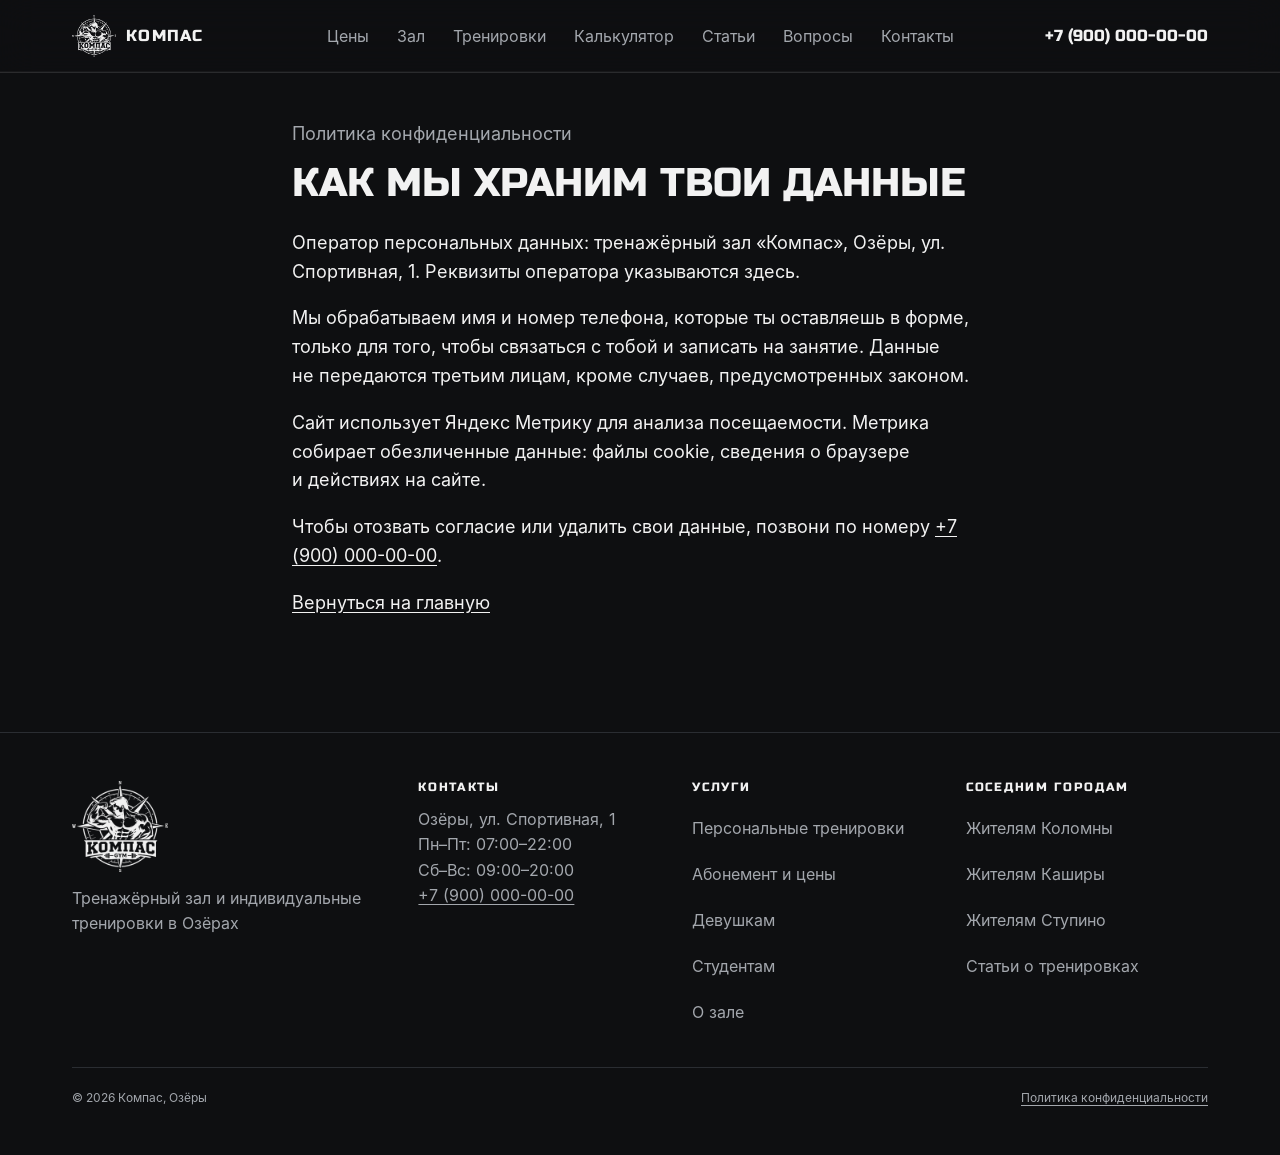
<file: politika/index.html>
<!doctype html>
<html lang="ru" class="no-js" data-font="russo">
<head><meta name="robots" content="noindex, nofollow">
<meta charset="utf-8">
<meta name="robots" content="noindex, follow">
<meta name="viewport" content="width=device-width, initial-scale=1">
<title>Политика конфиденциальности — Компас, Озёры</title>
<meta name="description" content="Политика обработки персональных данных тренажёрного зала «Компас» в Озёрах.">
<link rel="canonical" href="https://kompas-ozery.ru/politika/">
<meta name="yandex-verification" content="0000000000000000">
<meta name="theme-color" content="#0E0F11">
<meta property="og:type" content="website">
<meta property="og:locale" content="ru_RU">
<meta property="og:site_name" content="Компас — тренажёрный зал в Озёрах">
<meta property="og:title" content="Политика конфиденциальности — Компас, Озёры">
<meta property="og:description" content="Политика обработки персональных данных тренажёрного зала «Компас» в Озёрах.">
<meta property="og:url" content="https://kompas-ozery.ru/politika/">
<meta property="og:image" content="https://kompas-ozery.ru/img/og.jpg">
<meta property="og:image:width" content="1200">
<meta property="og:image:height" content="630">
<link rel="icon" href="../favicon.ico" sizes="any">
<link rel="icon" type="image/png" sizes="32x32" href="../favicon-32.png">
<link rel="apple-touch-icon" href="../apple-touch-icon.png">
<link rel="preload" href="../fonts/Inter-Regular.woff" as="font" type="font/woff" crossorigin>
<link rel="preload" href="../fonts/head.woff" as="font" type="font/woff" crossorigin>

<link rel="stylesheet" href="../assets/style.css">
<script type="application/ld+json">{"@context": "https://schema.org", "@type": "ExerciseGym", "name": "Компас", "url": "https://kompas-ozery.ru/", "logo": "https://kompas-ozery.ru/img/logo-480.webp", "image": "https://kompas-ozery.ru/img/og.jpg", "telephone": "+79000000000", "priceRange": "150–2000 ₽", "address": {"@type": "PostalAddress", "streetAddress": "ул. Спортивная, 1", "addressLocality": "Озёры", "addressRegion": "Московская область", "postalCode": "140560", "addressCountry": "RU"}, "openingHours": ["Mo-Fr 07:00-22:00", "Sa-Su 09:00-20:00"], "areaServed": ["Озёры", "Коломна", "Кашира", "Ступино"], "sameAs": ["https://vk.com/kompas_ozery", "https://t.me/kompas_ozery"]}</script>
<script>window.KOMPAS={metrika:0,whatsapp:"79000000000",formEndpoint:"",hours:[[[0, 1, 2, 3, 4], 420, 1320], [[5, 6], 540, 1200]]};</script>
<!-- Яндекс.Метрика -->
<script>(function(m,e,t,r,i,k,a){m[i]=m[i]||function(){(m[i].a=m[i].a||[]).push(arguments)};m[i].l=1*new Date();for(var j=0;j<document.scripts.length;j++){if(document.scripts[j].src===r){return;}}k=e.createElement(t),a=e.getElementsByTagName(t)[0],k.async=1,k.src=r,a.parentNode.insertBefore(k,a)})(window,document,"script","https://mc.yandex.ru/metrika/tag.js","ym");ym(00000000,"init",{clickmap:true,trackLinks:true,accurateTrackBounce:true,webvisor:true});</script>
<noscript><div><img src="https://mc.yandex.ru/watch/00000000" style="position:absolute;left:-9999px" alt=""></div></noscript>
</head>
<body>
<a class="skip" href="#main">Перейти к содержанию</a>
<header class="hdr hdr--page">
<div class="wrap hdr__in">
<a class="hdr__logo" href="../index.html" aria-label="Компас — на главную"><img src="../img/logo-160.webp" width="160" height="152" alt="Логотип тренажёрного зала Компас"><span>Компас</span></a>
<nav class="nav" aria-label="Основное меню"><a href="../index.html#ceny">Цены</a><a href="../index.html#zal">Зал</a><a href="../index.html#trenirovki">Тренировки</a><a href="../index.html#kalkulyator">Калькулятор</a><a href="../index.html#stati">Статьи</a><a href="../index.html#voprosy">Вопросы</a><a href="../index.html#kontakty">Контакты</a></nav>
<a class="hdr__tel" href="tel:+79000000000" data-goal="phone_click">+7 (900) 000-00-00</a>
<button class="burger" type="button" aria-label="Меню" aria-expanded="false" aria-controls="mnav"><span></span></button>
</div>
<nav class="mnav" id="mnav" aria-label="Мобильное меню"><a href="../index.html#ceny">Цены</a><a href="../index.html#zal">Зал</a><a href="../index.html#trenirovki">Тренировки</a><a href="../index.html#kalkulyator">Калькулятор</a><a href="../index.html#stati">Статьи</a><a href="../index.html#voprosy">Вопросы</a><a href="../index.html#kontakty">Контакты</a><a class="btn btn--main" href="tel:+79000000000" data-goal="phone_click"><svg viewBox="0 0 24 24" aria-hidden="true"><path fill="currentColor" d="M6.6 10.8a15.1 15.1 0 006.6 6.6l2.2-2.2c.3-.3.7-.4 1-.2 1.1.4 2.3.6 3.6.6.6 0 1 .4 1 1V20c0 .6-.4 1-1 1A17 17 0 013 4c0-.6.4-1 1-1h3.5c.6 0 1 .4 1 1 0 1.3.2 2.5.6 3.6.1.3 0 .7-.2 1z"/></svg>Позвонить</a></nav>
</header>

<main id="main" class="sec" style="padding-top:120px">
<div class="wrap prose">
<p style="color:var(--muted);margin-bottom:12px">Политика конфиденциальности</p>
<h1 style="font-size:clamp(28px,4vw,40px);text-transform:uppercase;margin-bottom:24px">Как мы храним твои данные</h1>
<!-- ЗАГЛУШКА: заменить на политику с реквизитами оператора (ИП/ООО, ИНН, ОГРН, адрес) -->
<p>Оператор персональных данных: тренажёрный зал «Компас», Озёры, ул. Спортивная, 1. Реквизиты оператора указываются здесь.</p>
<p>Мы обрабатываем имя и номер телефона, которые ты оставляешь в форме, только для того, чтобы связаться с тобой и записать на занятие. Данные не передаются третьим лицам, кроме случаев, предусмотренных законом.</p>
<p>Сайт использует Яндекс Метрику для анализа посещаемости. Метрика собирает обезличенные данные: файлы cookie, сведения о браузере и действиях на сайте.</p>
<p>Чтобы отозвать согласие или удалить свои данные, позвони по номеру <a href="tel:+79000000000">+7 (900) 000-00-00</a>.</p>
<p><a href="../index.html">Вернуться на главную</a></p>
</div>
</main>
<footer class="ftr">
<div class="wrap">
<div class="ftr__in">
<div><img src="../img/logo-240.webp" width="240" height="228" alt="Компас — тренажёрный зал в Озёрах" loading="lazy"><p>Тренажёрный зал и индивидуальные тренировки в Озёрах</p></div>
<div><h4>Контакты</h4><p>Озёры, ул. Спортивная, 1<br>Пн–Пт: 07:00–⁠22:00<br>Сб–Вс: 09:00–⁠20:00<br><a href="tel:+79000000000" data-goal="phone_click">+7 (900) 000-00-00</a></p></div>
<div><h4>Услуги</h4><ul><li><a href="../personalnye-trenirovki/index.html">Персональные тренировки</a></li><li><a href="../abonement/index.html">Абонемент и цены</a></li><li><a href="../trenirovki-dlya-devushek/index.html">Девушкам</a></li><li><a href="../studentam/index.html">Студентам</a></li><li><a href="../o-zale/index.html">О зале</a></li></ul></div>
<div><h4>Соседним городам</h4><ul><li><a href="../kolomna/index.html">Жителям Коломны</a></li><li><a href="../kashira/index.html">Жителям Каширы</a></li><li><a href="../stupino/index.html">Жителям Ступино</a></li><li><a href="../stati/index.html">Статьи о тренировках</a></li></ul></div>
</div>
<div class="ftr__copy"><span>© 2026 Компас, Озёры</span><a href="../politika/index.html">Политика конфиденциальности</a></div>
</div>
</footer>
<div class="mbar" aria-label="Быстрая связь">
<a class="btn btn--ghost" href="tel:+79000000000" data-goal="phone_click"><svg viewBox="0 0 24 24" aria-hidden="true"><path fill="currentColor" d="M6.6 10.8a15.1 15.1 0 006.6 6.6l2.2-2.2c.3-.3.7-.4 1-.2 1.1.4 2.3.6 3.6.6.6 0 1 .4 1 1V20c0 .6-.4 1-1 1A17 17 0 013 4c0-.6.4-1 1-1h3.5c.6 0 1 .4 1 1 0 1.3.2 2.5.6 3.6.1.3 0 .7-.2 1z"/></svg>Позвонить</a>
<a class="btn btn--main" href="#zapis" data-goal="cta_sticky">Записаться в зал</a>
</div>
<script src="../assets/main.js" defer></script>

</body>
</html>
</file>
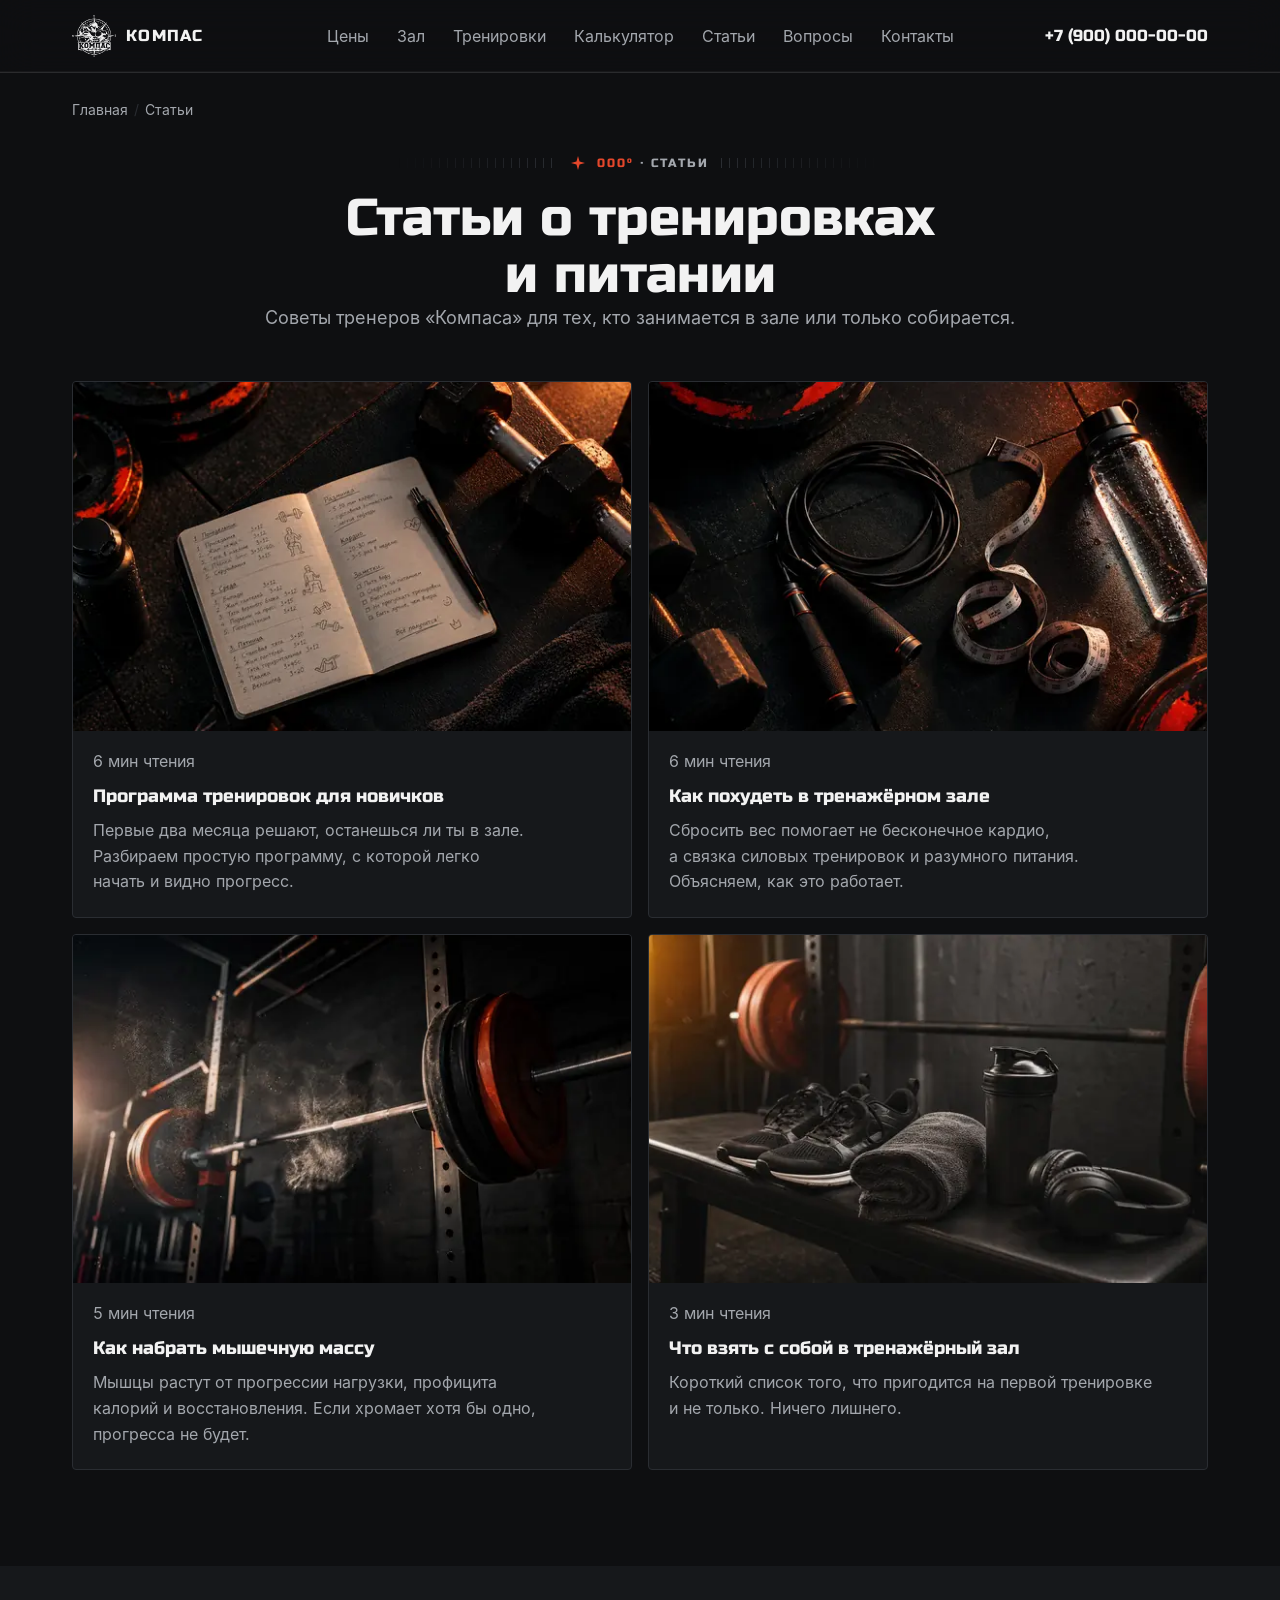
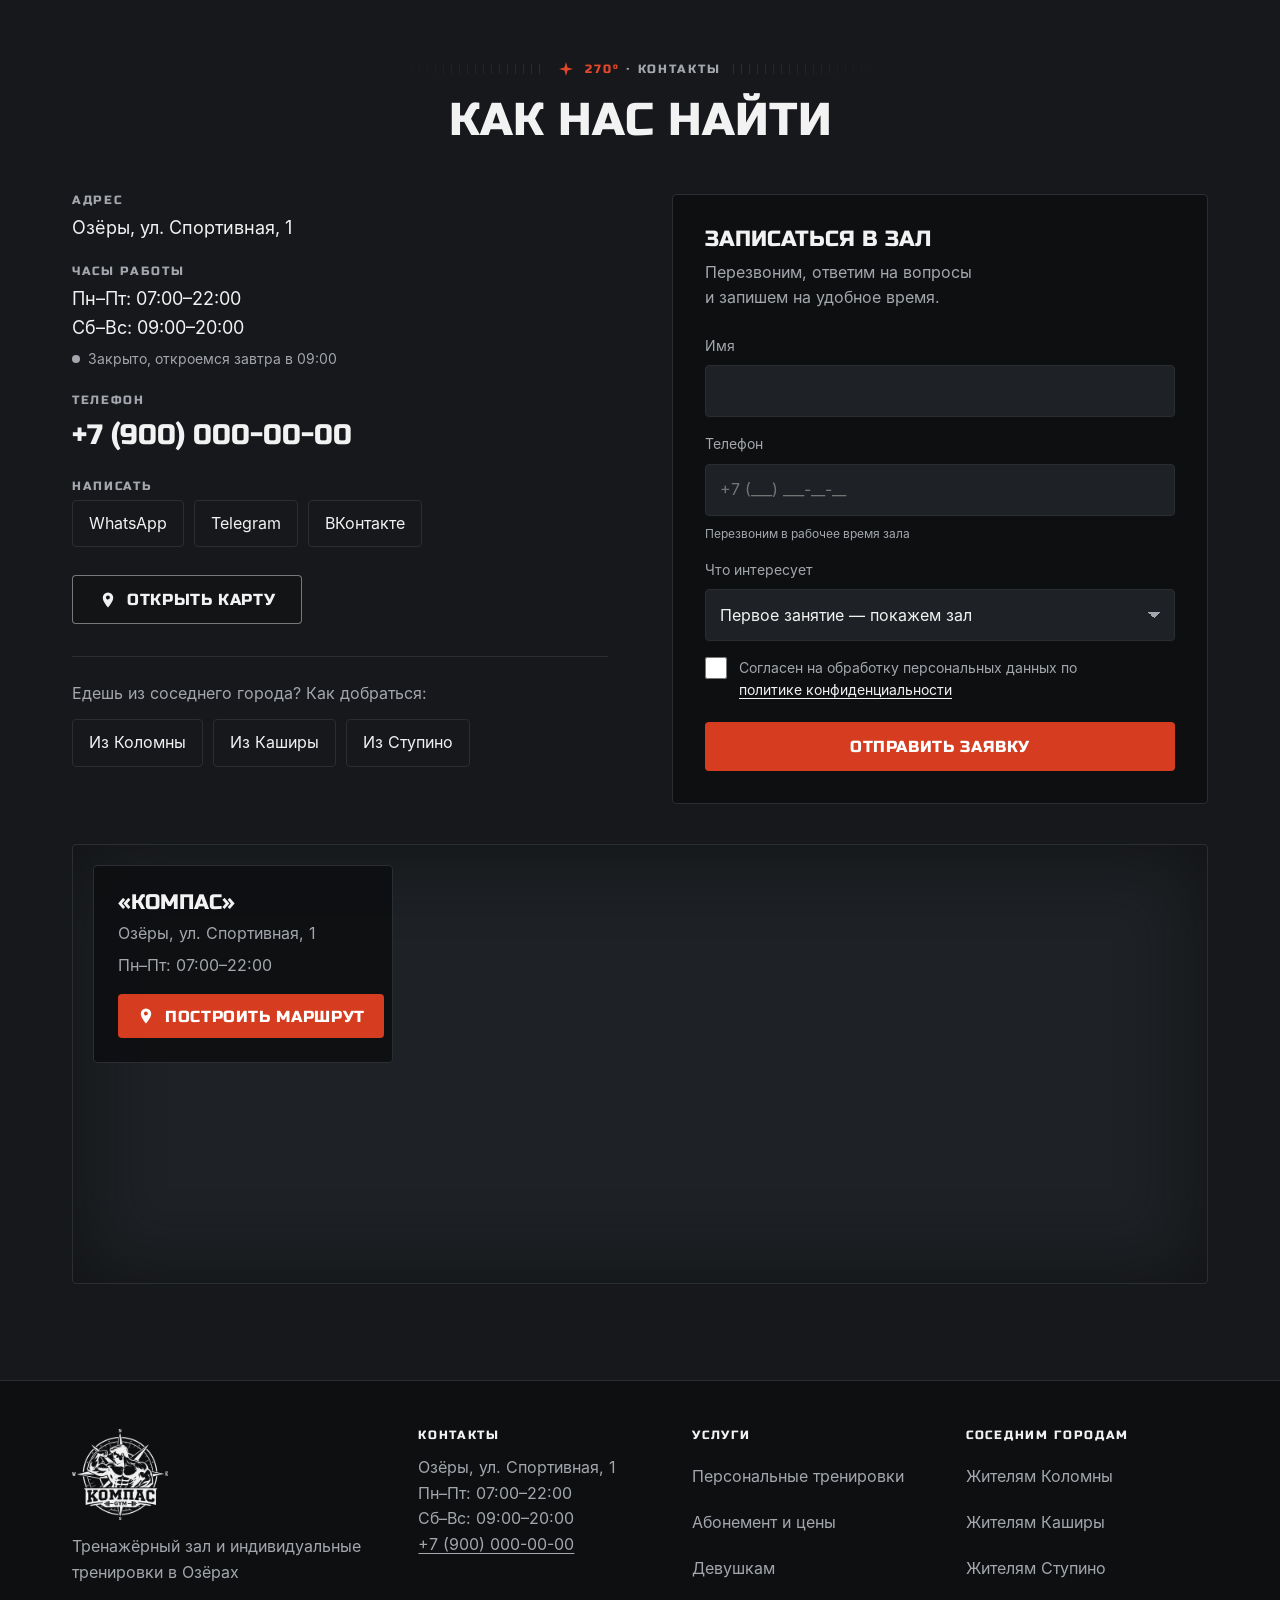
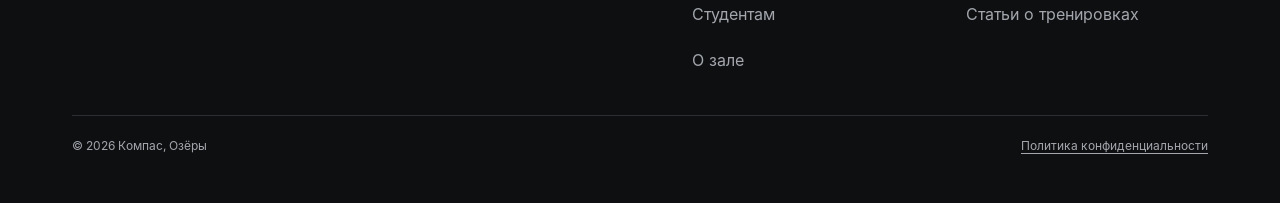
<file: stati/index.html>
<!doctype html>
<html lang="ru" class="no-js" data-font="russo">
<head><meta name="robots" content="noindex, nofollow">
<meta charset="utf-8">
<meta name="viewport" content="width=device-width, initial-scale=1">
<title>Статьи о тренировках и питании — Компас, Озёры</title>
<meta name="description" content="Статьи о тренировках в тренажёрном зале и питании: программа для новичков, похудение, набор массы, что взять в зал.">
<link rel="canonical" href="https://kompas-ozery.ru/stati/">
<meta name="yandex-verification" content="0000000000000000">
<meta name="theme-color" content="#0E0F11">
<meta property="og:type" content="website">
<meta property="og:locale" content="ru_RU">
<meta property="og:site_name" content="Компас — тренажёрный зал в Озёрах">
<meta property="og:title" content="Статьи о тренировках и питании — Компас, Озёры">
<meta property="og:description" content="Статьи о тренировках в тренажёрном зале и питании: программа для новичков, похудение, набор массы, что взять в зал.">
<meta property="og:url" content="https://kompas-ozery.ru/stati/">
<meta property="og:image" content="https://kompas-ozery.ru/img/og.jpg">
<meta property="og:image:width" content="1200">
<meta property="og:image:height" content="630">
<link rel="icon" href="../favicon.ico" sizes="any">
<link rel="icon" type="image/png" sizes="32x32" href="../favicon-32.png">
<link rel="apple-touch-icon" href="../apple-touch-icon.png">
<link rel="preload" href="../fonts/Inter-Regular.woff" as="font" type="font/woff" crossorigin>
<link rel="preload" href="../fonts/head.woff" as="font" type="font/woff" crossorigin>

<link rel="stylesheet" href="../assets/style.css">
<script type="application/ld+json">{"@context": "https://schema.org", "@type": "ExerciseGym", "name": "Компас", "url": "https://kompas-ozery.ru/", "logo": "https://kompas-ozery.ru/img/logo-480.webp", "image": "https://kompas-ozery.ru/img/og.jpg", "telephone": "+79000000000", "priceRange": "150–2000 ₽", "address": {"@type": "PostalAddress", "streetAddress": "ул. Спортивная, 1", "addressLocality": "Озёры", "addressRegion": "Московская область", "postalCode": "140560", "addressCountry": "RU"}, "openingHours": ["Mo-Fr 07:00-22:00", "Sa-Su 09:00-20:00"], "areaServed": ["Озёры", "Коломна", "Кашира", "Ступино"], "sameAs": ["https://vk.com/kompas_ozery", "https://t.me/kompas_ozery"]}</script>
<script type="application/ld+json">{"@context": "https://schema.org", "@type": "BreadcrumbList", "itemListElement": [{"@type": "ListItem", "position": 1, "name": "Главная", "item": "https://kompas-ozery.ru/"}, {"@type": "ListItem", "position": 2, "name": "Статьи", "item": "https://kompas-ozery.ru/stati/"}]}</script>
<script>window.KOMPAS={metrika:0,whatsapp:"79000000000",formEndpoint:"",hours:[[[0, 1, 2, 3, 4], 420, 1320], [[5, 6], 540, 1200]]};</script>
<!-- Яндекс.Метрика -->
<script>(function(m,e,t,r,i,k,a){m[i]=m[i]||function(){(m[i].a=m[i].a||[]).push(arguments)};m[i].l=1*new Date();for(var j=0;j<document.scripts.length;j++){if(document.scripts[j].src===r){return;}}k=e.createElement(t),a=e.getElementsByTagName(t)[0],k.async=1,k.src=r,a.parentNode.insertBefore(k,a)})(window,document,"script","https://mc.yandex.ru/metrika/tag.js","ym");ym(00000000,"init",{clickmap:true,trackLinks:true,accurateTrackBounce:true,webvisor:true});</script>
<noscript><div><img src="https://mc.yandex.ru/watch/00000000" style="position:absolute;left:-9999px" alt=""></div></noscript>
</head>
<body>
<a class="skip" href="#main">Перейти к содержанию</a>
<header class="hdr hdr--page">
<div class="wrap hdr__in">
<a class="hdr__logo" href="../index.html" aria-label="Компас — на главную"><img src="../img/logo-160.webp" width="160" height="152" alt="Логотип тренажёрного зала Компас"><span>Компас</span></a>
<nav class="nav" aria-label="Основное меню"><a href="../index.html#ceny">Цены</a><a href="../index.html#zal">Зал</a><a href="../index.html#trenirovki">Тренировки</a><a href="../index.html#kalkulyator">Калькулятор</a><a href="../index.html#stati">Статьи</a><a href="../index.html#voprosy">Вопросы</a><a href="../index.html#kontakty">Контакты</a></nav>
<a class="hdr__tel" href="tel:+79000000000" data-goal="phone_click">+7 (900) 000-00-00</a>
<button class="burger" type="button" aria-label="Меню" aria-expanded="false" aria-controls="mnav"><span></span></button>
</div>
<nav class="mnav" id="mnav" aria-label="Мобильное меню"><a href="../index.html#ceny">Цены</a><a href="../index.html#zal">Зал</a><a href="../index.html#trenirovki">Тренировки</a><a href="../index.html#kalkulyator">Калькулятор</a><a href="../index.html#stati">Статьи</a><a href="../index.html#voprosy">Вопросы</a><a href="../index.html#kontakty">Контакты</a><a class="btn btn--main" href="tel:+79000000000" data-goal="phone_click"><svg viewBox="0 0 24 24" aria-hidden="true"><path fill="currentColor" d="M6.6 10.8a15.1 15.1 0 006.6 6.6l2.2-2.2c.3-.3.7-.4 1-.2 1.1.4 2.3.6 3.6.6.6 0 1 .4 1 1V20c0 .6-.4 1-1 1A17 17 0 013 4c0-.6.4-1 1-1h3.5c.6 0 1 .4 1 1 0 1.3.2 2.5.6 3.6.1.3 0 .7-.2 1z"/></svg>Позвонить</a></nav>
</header>

<nav class="crumbs wrap" aria-label="Хлебные крошки"><ol><li><a href="../index.html">Главная</a></li><li aria-current="page">Статьи</li></ol></nav>
<main id="main">
<section class="sec" style="padding-top:24px">
<div class="wrap">
<div class="sec__head"><div class="eyebrow"><svg class="star" viewBox="0 0 24 24" aria-hidden="true"><path fill="currentColor" d="M12 0l2.6 9.4L24 12l-9.4 2.6L12 24l-2.6-9.4L0 12l9.4-2.6z"/></svg><span><b>000°</b> · Статьи</span></div><h1 style="font-size:clamp(28px,3vw + 14px,52px)">Статьи о тренировках и питании</h1>
<p>Советы тренеров «Компаса» для тех, кто занимается в зале или только собирается.</p></div>
<div class="arts"><a class="art rv" href="../stati/programma-dlya-nachinayushchih/index.html"><div class="art__ph"><img src="../img/cover-novice-1200.webp" srcset="../img/cover-novice-640.webp 640w, ../img/cover-novice-1200.webp 1200w" sizes="(min-width:1100px) 25vw, (min-width:768px) 50vw, 100vw" width="1200" height="675" alt="" loading="lazy" decoding="async"></div><div class="art__b"><p class="art__meta">6 мин чтения</p><h3>Программа тренировок для новичков</h3><p>Первые два месяца решают, останешься ли ты в зале. Разбираем простую программу, с которой легко начать и видно прогресс.</p></div></a><a class="art rv" href="../stati/kak-pohudet-v-trenazhernom-zale/index.html"><div class="art__ph"><img src="../img/cover-lose-1200.webp" srcset="../img/cover-lose-640.webp 640w, ../img/cover-lose-1200.webp 1200w" sizes="(min-width:1100px) 25vw, (min-width:768px) 50vw, 100vw" width="1200" height="675" alt="" loading="lazy" decoding="async"></div><div class="art__b"><p class="art__meta">6 мин чтения</p><h3>Как похудеть в тренажёрном зале</h3><p>Сбросить вес помогает не бесконечное кардио, а связка силовых тренировок и разумного питания. Объясняем, как это работает.</p></div></a><a class="art rv" href="../stati/kak-nabrat-myshechnuyu-massu/index.html"><div class="art__ph"><img src="../img/cover-mass-1200.webp" srcset="../img/cover-mass-640.webp 640w, ../img/cover-mass-1200.webp 1200w" sizes="(min-width:1100px) 25vw, (min-width:768px) 50vw, 100vw" width="1200" height="675" alt="" loading="lazy" decoding="async"></div><div class="art__b"><p class="art__meta">5 мин чтения</p><h3>Как набрать мышечную массу</h3><p>Мышцы растут от прогрессии нагрузки, профицита калорий и восстановления. Если хромает хотя бы одно, прогресса не будет.</p></div></a><a class="art rv" href="../stati/chto-vzyat-v-trenazhernyj-zal/index.html"><div class="art__ph"><img src="../img/cover-bag-1200.webp" srcset="../img/cover-bag-640.webp 640w, ../img/cover-bag-1200.webp 1200w" sizes="(min-width:1100px) 25vw, (min-width:768px) 50vw, 100vw" width="1200" height="675" alt="" loading="lazy" decoding="async"></div><div class="art__b"><p class="art__meta">3 мин чтения</p><h3>Что взять с собой в тренажёрный зал</h3><p>Короткий список того, что пригодится на первой тренировке и не только. Ничего лишнего.</p></div></a></div>
</div>
</section>
<section class="sec sec--alt" id="kontakty" aria-labelledby="kontakty-h">
<div class="wrap">
<div class="sec__head rv"><div class="eyebrow"><svg class="star" viewBox="0 0 24 24" aria-hidden="true"><path fill="currentColor" d="M12 0l2.6 9.4L24 12l-9.4 2.6L12 24l-2.6-9.4L0 12l9.4-2.6z"/></svg><span><b>270°</b> · Контакты</span></div><h2 id="kontakty-h">Как нас найти</h2></div>
<div class="contacts">
<div class="rv">
<dl class="cinfo">
<div><dt>Адрес</dt><dd>Озёры, ул. Спортивная, 1</dd></div>
<div><dt>Часы работы</dt><dd>Пн–Пт: 07:00–⁠22:00<br>Сб–Вс: 09:00–⁠20:00<br><span class="open" data-open hidden></span></dd></div>
<div><dt>Телефон</dt><dd><a class="tel" href="tel:+79000000000" data-goal="phone_click">+7 (900) 000-00-00</a></dd></div>
<div><dt>Написать</dt><dd class="msgs"><a href="https://wa.me/79000000000" target="_blank" rel="noopener" data-goal="messenger_whatsapp">WhatsApp</a><a href="https://t.me/kompas_ozery" target="_blank" rel="noopener" data-goal="messenger_telegram">Telegram</a><a href="https://vk.com/kompas_ozery" target="_blank" rel="noopener" data-goal="messenger_vk">ВКонтакте</a></dd></div>
</dl>
<div class="route"><a class="btn btn--ghost" href="https://yandex.ru/maps/?text=Озёры%2C%20ул.%20Спортивная%2C%201" target="_blank" rel="noopener" data-goal="map_click"><svg viewBox="0 0 24 24" aria-hidden="true"><path fill="currentColor" d="M12 2a7 7 0 00-7 7c0 5.2 7 13 7 13s7-7.8 7-13a7 7 0 00-7-7zm0 9.5A2.5 2.5 0 1112 6a2.5 2.5 0 010 5z"/></svg>Открыть карту</a></div>
<div class="geo-links"><p>Едешь из соседнего города? Как добраться:</p><ul><li><a href="../kolomna/index.html">Из Коломны</a></li><li><a href="../kashira/index.html">Из Каширы</a></li><li><a href="../stupino/index.html">Из Ступино</a></li></ul></div>
</div>
<div class="form rv" id="zapis">
<div class="form__body">
<h3>Записаться в зал</h3>
<p class="form__lead">Перезвоним, ответим на вопросы и запишем на удобное время.</p>
<form class="js-form" novalidate>
<div class="fld"><label for="f-name">Имя</label><input id="f-name" name="name" type="text" autocomplete="given-name" required><span class="fld__err">Напиши, как к тебе обращаться</span></div>
<div class="fld"><label for="f-phone">Телефон</label><input id="f-phone" name="phone" type="tel" inputmode="tel" autocomplete="tel" placeholder="+7 (___) ___-__-__" aria-describedby="f-phone-h" required><span class="fld__help" id="f-phone-h">Перезвоним в рабочее время зала</span><span class="fld__err">Введи номер в формате +7 (900) 000-00-00</span></div>
<div class="fld"><label for="f-what">Что интересует</label><select id="f-what" name="what">
<option selected>Первое занятие — покажем зал</option><option>Разовое 200 ₽</option><option>Разовое 150 ₽</option><option>Абонемент 2 000 ₽</option><option>Индивидуальная тренировка</option></select></div>
<input type="hidden" name="note" id="f-note"><p class="form__note" id="f-note-v" hidden></p>
<label class="agree"><input type="checkbox" name="agree" required><span>Согласен на обработку персональных данных по <a href="../politika/index.html">политике конфиденциальности</a></span></label>
<p class="agree__err" role="alert">Отметь согласие, чтобы отправить заявку</p>
<button class="btn btn--main" type="submit">Отправить заявку</button>
</form>
</div>
<div class="form__ok form__ok--ok" role="status" aria-live="polite"><h3>Заявка отправлена</h3><p>Перезвоним в рабочее время зала и договоримся о первом занятии. Если удобнее, позвони сам: <a href="tel:+79000000000">+7 (900) 000-00-00</a>.</p></div>
<div class="form__ok form__ok--wa" role="status" aria-live="polite"><h3>Осталось отправить в WhatsApp</h3><p>Мы открыли WhatsApp с готовым сообщением. Нажми «Отправить» — и мы перезвоним.</p><a class="btn btn--main js-wa-again" href="https://wa.me/79000000000" target="_blank" rel="noopener">Открыть WhatsApp ещё раз</a><p class="form__alt">Или позвони: <a href="tel:+79000000000">+7 (900) 000-00-00</a></p></div>
</div>

</div>
<div class="map rv"><div class="map__card"><b>«Компас»</b><span>Озёры, ул. Спортивная, 1</span><span>Пн–Пт: 07:00–⁠22:00</span><a class="btn btn--main" href="https://yandex.ru/maps/?text=Озёры%2C%20ул.%20Спортивная%2C%201" target="_blank" rel="noopener" data-goal="map_click"><svg viewBox="0 0 24 24" aria-hidden="true"><path fill="currentColor" d="M12 2a7 7 0 00-7 7c0 5.2 7 13 7 13s7-7.8 7-13a7 7 0 00-7-7zm0 9.5A2.5 2.5 0 1112 6a2.5 2.5 0 010 5z"/></svg>Построить маршрут</a></div><div class="map__frame"><iframe src="https://yandex.ru/map-widget/v1/?ll=38.5600%2C54.8556&amp;z=16&amp;pt=38.5600%2C54.8556%2Cpm2rdl" loading="lazy" title="Тренажёрный зал Компас на Яндекс Картах" allowfullscreen></iframe></div></div>
</div>
</section>

</main>
<footer class="ftr">
<div class="wrap">
<div class="ftr__in">
<div><img src="../img/logo-240.webp" width="240" height="228" alt="Компас — тренажёрный зал в Озёрах" loading="lazy"><p>Тренажёрный зал и индивидуальные тренировки в Озёрах</p></div>
<div><h4>Контакты</h4><p>Озёры, ул. Спортивная, 1<br>Пн–Пт: 07:00–⁠22:00<br>Сб–Вс: 09:00–⁠20:00<br><a href="tel:+79000000000" data-goal="phone_click">+7 (900) 000-00-00</a></p></div>
<div><h4>Услуги</h4><ul><li><a href="../personalnye-trenirovki/index.html">Персональные тренировки</a></li><li><a href="../abonement/index.html">Абонемент и цены</a></li><li><a href="../trenirovki-dlya-devushek/index.html">Девушкам</a></li><li><a href="../studentam/index.html">Студентам</a></li><li><a href="../o-zale/index.html">О зале</a></li></ul></div>
<div><h4>Соседним городам</h4><ul><li><a href="../kolomna/index.html">Жителям Коломны</a></li><li><a href="../kashira/index.html">Жителям Каширы</a></li><li><a href="../stupino/index.html">Жителям Ступино</a></li><li><a href="../stati/index.html">Статьи о тренировках</a></li></ul></div>
</div>
<div class="ftr__copy"><span>© 2026 Компас, Озёры</span><a href="../politika/index.html">Политика конфиденциальности</a></div>
</div>
</footer>
<div class="mbar" aria-label="Быстрая связь">
<a class="btn btn--ghost" href="tel:+79000000000" data-goal="phone_click"><svg viewBox="0 0 24 24" aria-hidden="true"><path fill="currentColor" d="M6.6 10.8a15.1 15.1 0 006.6 6.6l2.2-2.2c.3-.3.7-.4 1-.2 1.1.4 2.3.6 3.6.6.6 0 1 .4 1 1V20c0 .6-.4 1-1 1A17 17 0 013 4c0-.6.4-1 1-1h3.5c.6 0 1 .4 1 1 0 1.3.2 2.5.6 3.6.1.3 0 .7-.2 1z"/></svg>Позвонить</a>
<a class="btn btn--main" href="#zapis" data-goal="cta_sticky">Записаться в зал</a>
</div>
<script src="../assets/main.js" defer></script>

</body>
</html>
</file>
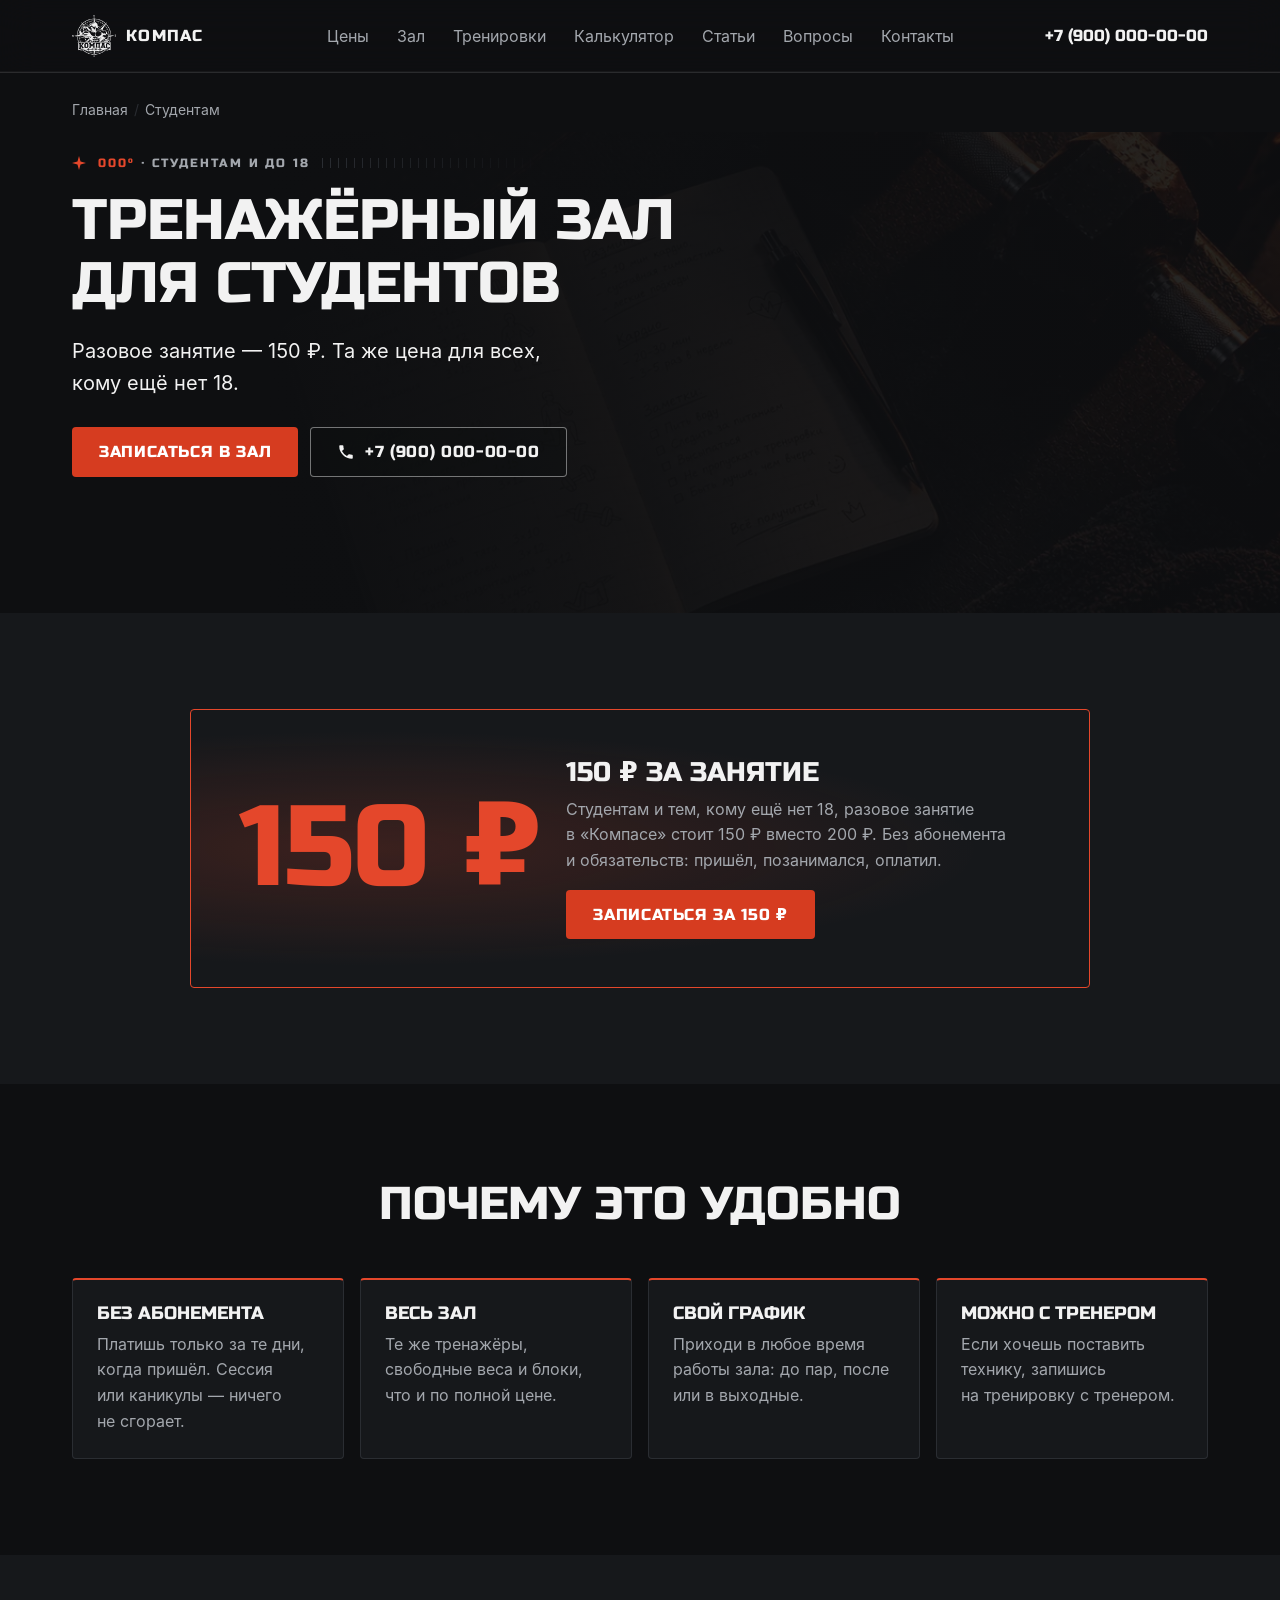
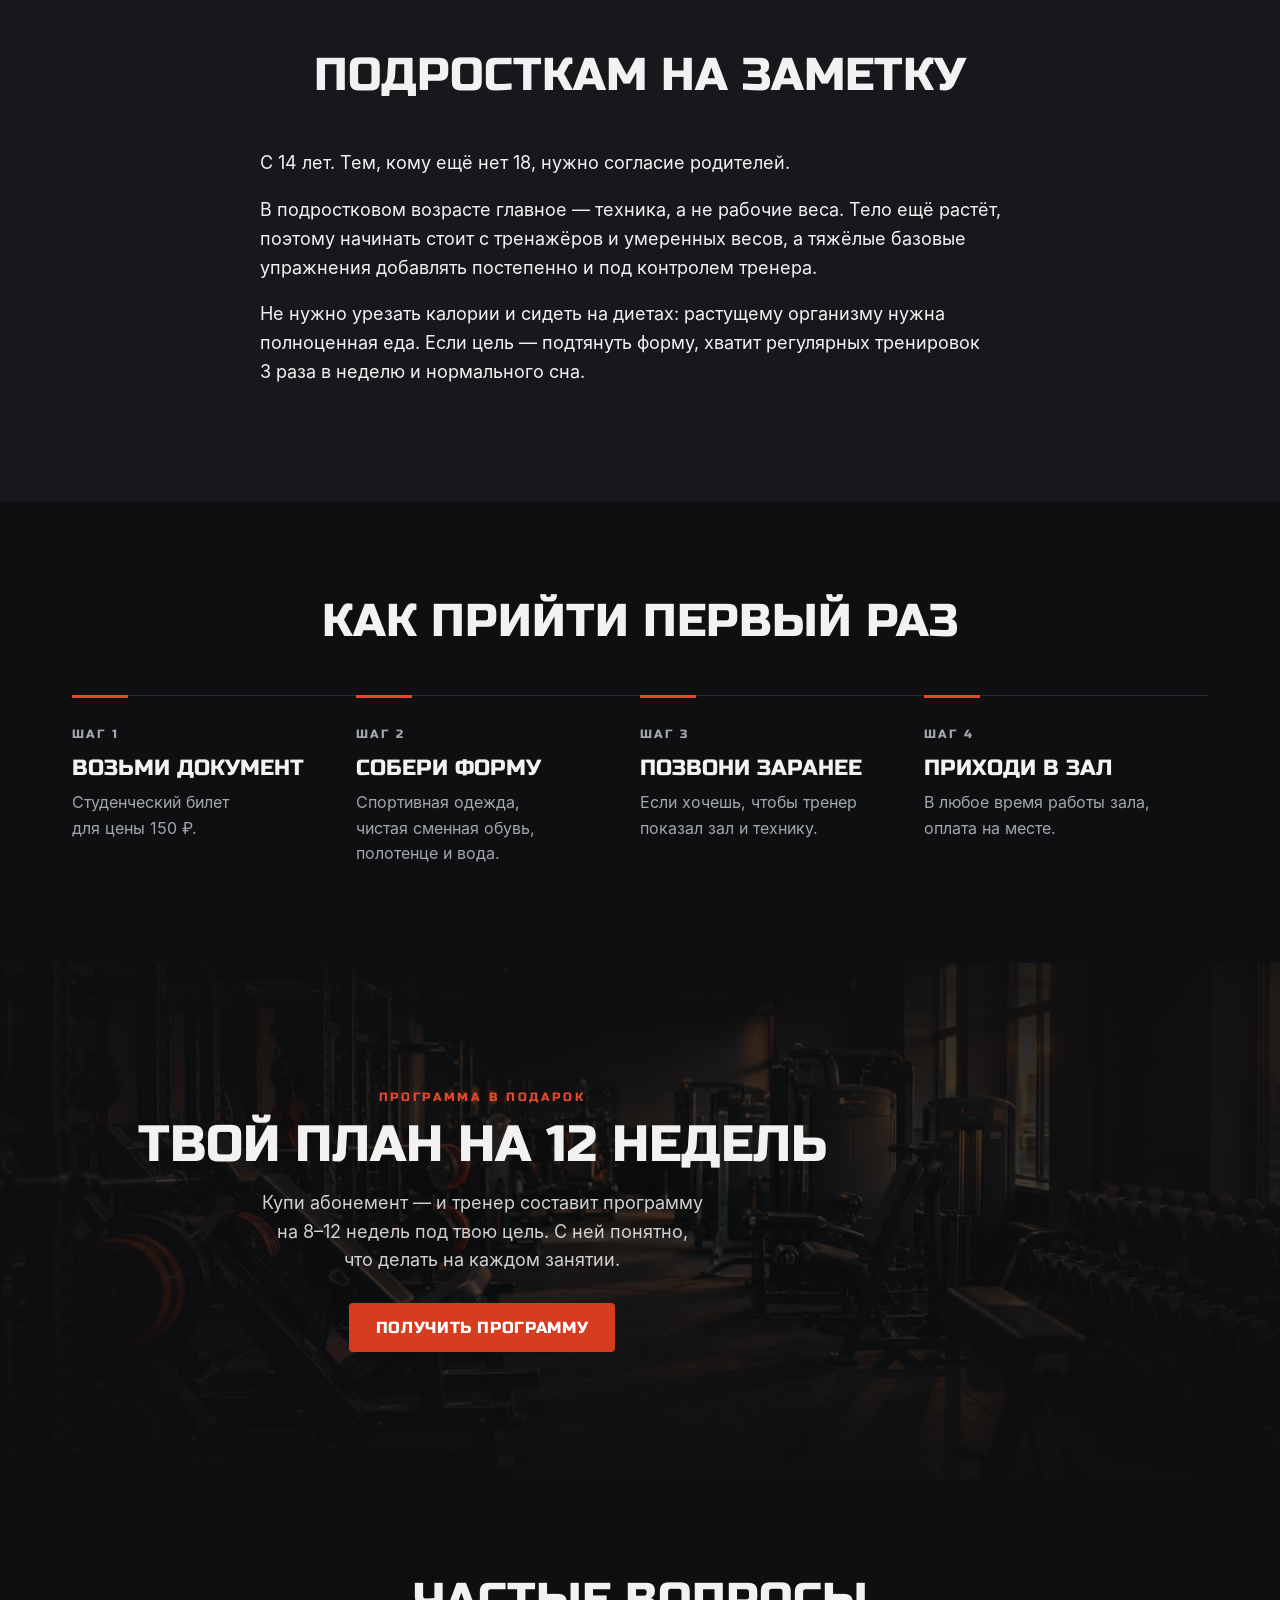
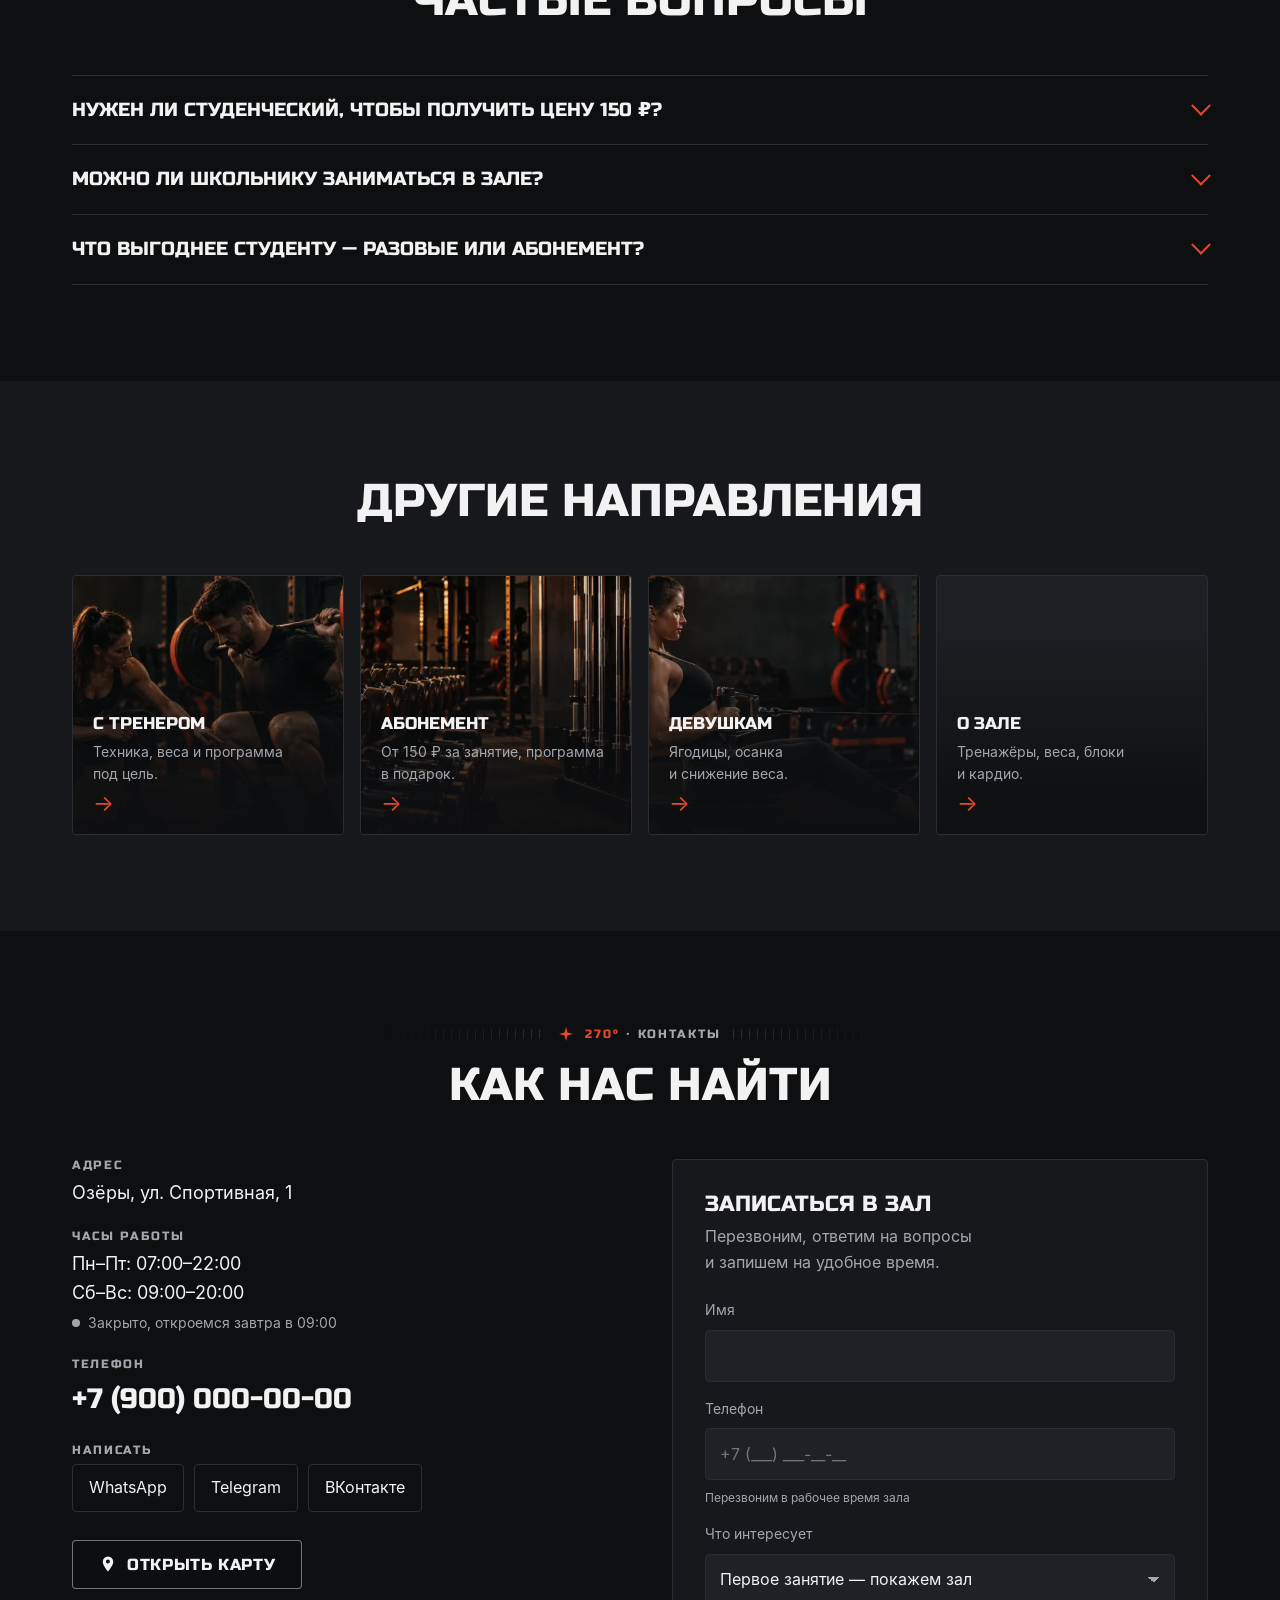
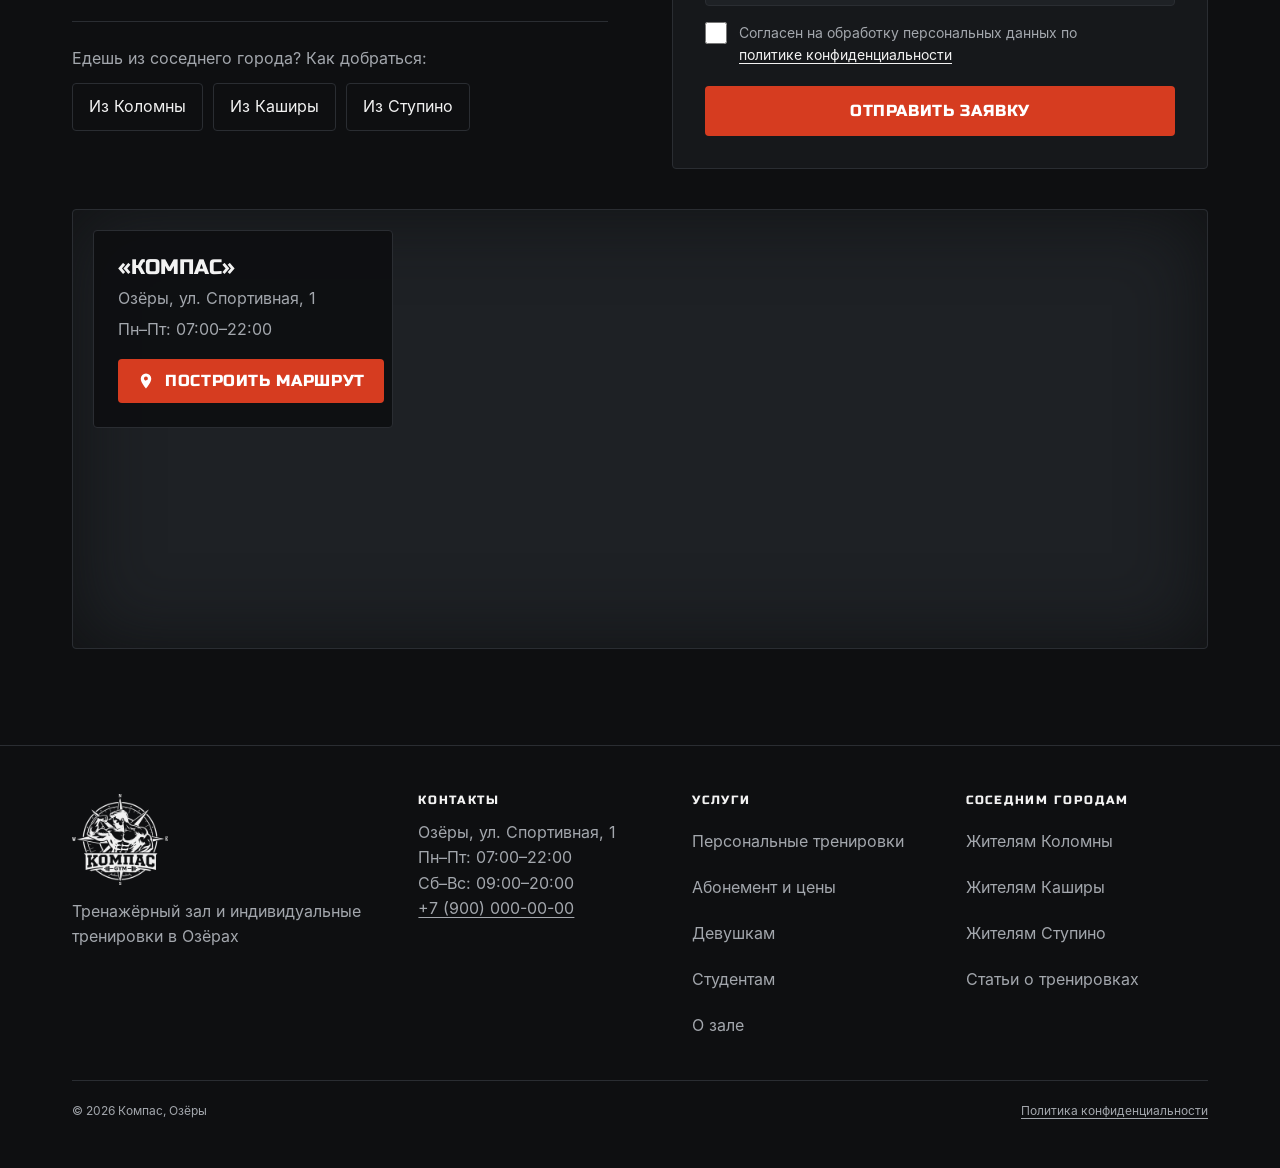
<file: studentam/index.html>
<!doctype html>
<html lang="ru" class="no-js" data-font="russo">
<head><meta name="robots" content="noindex, nofollow">
<meta charset="utf-8">
<meta name="viewport" content="width=device-width, initial-scale=1">
<title>Тренажёрный зал для студентов в Озёрах — 150 ₽ за занятие</title>
<meta name="description" content="Тренажёрный зал для студентов и подростков в Озёрах: разовое занятие 150 ₽, без абонемента и обязательств. Что взять, с какого возраста и как начать.">
<link rel="canonical" href="https://kompas-ozery.ru/studentam/">
<meta name="yandex-verification" content="0000000000000000">
<meta name="theme-color" content="#0E0F11">
<meta property="og:type" content="website">
<meta property="og:locale" content="ru_RU">
<meta property="og:site_name" content="Компас — тренажёрный зал в Озёрах">
<meta property="og:title" content="Тренажёрный зал для студентов в Озёрах — 150 ₽ за занятие">
<meta property="og:description" content="Тренажёрный зал для студентов и подростков в Озёрах: разовое занятие 150 ₽, без абонемента и обязательств. Что взять, с какого возраста и как начать.">
<meta property="og:url" content="https://kompas-ozery.ru/studentam/">
<meta property="og:image" content="https://kompas-ozery.ru/img/og.jpg">
<meta property="og:image:width" content="1200">
<meta property="og:image:height" content="630">
<link rel="icon" href="../favicon.ico" sizes="any">
<link rel="icon" type="image/png" sizes="32x32" href="../favicon-32.png">
<link rel="apple-touch-icon" href="../apple-touch-icon.png">
<link rel="preload" href="../fonts/Inter-Regular.woff" as="font" type="font/woff" crossorigin>
<link rel="preload" href="../fonts/head.woff" as="font" type="font/woff" crossorigin>

<link rel="stylesheet" href="../assets/style.css">
<script type="application/ld+json">{"@context": "https://schema.org", "@type": "ExerciseGym", "name": "Компас", "url": "https://kompas-ozery.ru/", "logo": "https://kompas-ozery.ru/img/logo-480.webp", "image": "https://kompas-ozery.ru/img/og.jpg", "telephone": "+79000000000", "priceRange": "150–2000 ₽", "address": {"@type": "PostalAddress", "streetAddress": "ул. Спортивная, 1", "addressLocality": "Озёры", "addressRegion": "Московская область", "postalCode": "140560", "addressCountry": "RU"}, "openingHours": ["Mo-Fr 07:00-22:00", "Sa-Su 09:00-20:00"], "areaServed": ["Озёры", "Коломна", "Кашира", "Ступино"], "sameAs": ["https://vk.com/kompas_ozery", "https://t.me/kompas_ozery"]}</script>
<script type="application/ld+json">{"@context": "https://schema.org", "@type": "FAQPage", "mainEntity": [{"@type": "Question", "name": "Нужен ли студенческий, чтобы получить цену 150 ₽?", "acceptedAnswer": {"@type": "Answer", "text": "Да, возьми с собой студенческий билет. Для тех, кому ещё нет 18, — документ, подтверждающий возраст."}}, {"@type": "Question", "name": "Можно ли школьнику заниматься в зале?", "acceptedAnswer": {"@type": "Answer", "text": "Да, с учётом правил по возрасту. Первые занятия лучше провести с тренером, чтобы поставить технику."}}, {"@type": "Question", "name": "Что выгоднее студенту — разовые или абонемент?", "acceptedAnswer": {"@type": "Answer", "text": "Если ходишь до 12 раз в месяц, разовые по 150 ₽ выходят дешевле. Если чаще или нужна программа тренировок, уточни условия абонемента."}}]}</script>
<script type="application/ld+json">{"@context": "https://schema.org", "@type": "BreadcrumbList", "itemListElement": [{"@type": "ListItem", "position": 1, "name": "Главная", "item": "https://kompas-ozery.ru/"}, {"@type": "ListItem", "position": 2, "name": "Студентам", "item": "https://kompas-ozery.ru/studentam/"}]}</script>
<script>window.KOMPAS={metrika:0,whatsapp:"79000000000",formEndpoint:"",hours:[[[0, 1, 2, 3, 4], 420, 1320], [[5, 6], 540, 1200]]};</script>
<!-- Яндекс.Метрика -->
<script>(function(m,e,t,r,i,k,a){m[i]=m[i]||function(){(m[i].a=m[i].a||[]).push(arguments)};m[i].l=1*new Date();for(var j=0;j<document.scripts.length;j++){if(document.scripts[j].src===r){return;}}k=e.createElement(t),a=e.getElementsByTagName(t)[0],k.async=1,k.src=r,a.parentNode.insertBefore(k,a)})(window,document,"script","https://mc.yandex.ru/metrika/tag.js","ym");ym(00000000,"init",{clickmap:true,trackLinks:true,accurateTrackBounce:true,webvisor:true});</script>
<noscript><div><img src="https://mc.yandex.ru/watch/00000000" style="position:absolute;left:-9999px" alt=""></div></noscript>
</head>
<body>
<a class="skip" href="#main">Перейти к содержанию</a>
<header class="hdr hdr--page">
<div class="wrap hdr__in">
<a class="hdr__logo" href="../index.html" aria-label="Компас — на главную"><img src="../img/logo-160.webp" width="160" height="152" alt="Логотип тренажёрного зала Компас"><span>Компас</span></a>
<nav class="nav" aria-label="Основное меню"><a href="../index.html#ceny">Цены</a><a href="../index.html#zal">Зал</a><a href="../index.html#trenirovki">Тренировки</a><a href="../index.html#kalkulyator">Калькулятор</a><a href="../index.html#stati">Статьи</a><a href="../index.html#voprosy">Вопросы</a><a href="../index.html#kontakty">Контакты</a></nav>
<a class="hdr__tel" href="tel:+79000000000" data-goal="phone_click">+7 (900) 000-00-00</a>
<button class="burger" type="button" aria-label="Меню" aria-expanded="false" aria-controls="mnav"><span></span></button>
</div>
<nav class="mnav" id="mnav" aria-label="Мобильное меню"><a href="../index.html#ceny">Цены</a><a href="../index.html#zal">Зал</a><a href="../index.html#trenirovki">Тренировки</a><a href="../index.html#kalkulyator">Калькулятор</a><a href="../index.html#stati">Статьи</a><a href="../index.html#voprosy">Вопросы</a><a href="../index.html#kontakty">Контакты</a><a class="btn btn--main" href="tel:+79000000000" data-goal="phone_click"><svg viewBox="0 0 24 24" aria-hidden="true"><path fill="currentColor" d="M6.6 10.8a15.1 15.1 0 006.6 6.6l2.2-2.2c.3-.3.7-.4 1-.2 1.1.4 2.3.6 3.6.6.6 0 1 .4 1 1V20c0 .6-.4 1-1 1A17 17 0 013 4c0-.6.4-1 1-1h3.5c.6 0 1 .4 1 1 0 1.3.2 2.5.6 3.6.1.3 0 .7-.2 1z"/></svg>Позвонить</a></nav>
</header>

<nav class="crumbs wrap" aria-label="Хлебные крошки"><ol><li><a href="../index.html">Главная</a></li><li aria-current="page">Студентам</li></ol></nav>
<main id="main">
<section class="ghero" aria-labelledby="g-h">
<div class="ghero__bg"><img src="../img/cover-novice-1200.webp" srcset="../img/cover-novice-640.webp 640w, ../img/cover-novice-1200.webp 1200w" sizes="100vw" width="1200" height="675" alt="" fetchpriority="high"></div>
<div class="wrap">
<div class="eyebrow"><svg class="star" viewBox="0 0 24 24" aria-hidden="true"><path fill="currentColor" d="M12 0l2.6 9.4L24 12l-9.4 2.6L12 24l-2.6-9.4L0 12l9.4-2.6z"/></svg><span><b>000°</b> · Студентам и до 18</span></div>
<h1 id="g-h">Тренажёрный зал для студентов</h1>
<p class="ghero__sub">Разовое занятие — 150 ₽. Та же цена для всех, кому ещё нет 18.</p>
<div class="hero__cta"><a class="btn btn--main" href="#zapis" data-goal="cta_hero" data-pick="Первое занятие — покажем зал">Записаться в зал</a><a class="btn btn--ghost" href="tel:+79000000000" data-goal="phone_click"><svg viewBox="0 0 24 24" aria-hidden="true"><path fill="currentColor" d="M6.6 10.8a15.1 15.1 0 006.6 6.6l2.2-2.2c.3-.3.7-.4 1-.2 1.1.4 2.3.6 3.6.6.6 0 1 .4 1 1V20c0 .6-.4 1-1 1A17 17 0 013 4c0-.6.4-1 1-1h3.5c.6 0 1 .4 1 1 0 1.3.2 2.5.6 3.6.1.3 0 .7-.2 1z"/></svg>+7 (900) 000-00-00</a></div>
</div>
</section>
<section class="sec sec--alt"><div class="wrap"><div class="bigprice rv"><div class="bigprice__sum">150 ₽</div><div><h2>150 ₽ за занятие</h2><p>Студентам и тем, кому ещё нет 18, разовое занятие в «Компасе» стоит 150 ₽ вместо 200 ₽. Без абонемента и обязательств: пришёл, позанимался, оплатил.</p><a class="btn btn--main" href="#zapis" data-goal="cta_students" data-pick="Разовое 150 ₽">Записаться за 150 ₽</a></div></div></div></section>
<section class="sec"><div class="wrap"><div class="sec__head rv"><h2>Почему это удобно</h2></div><div class="ics"><div class="ic rv"><h3>Без абонемента</h3><p>Платишь только за те дни, когда пришёл. Сессия или каникулы — ничего не сгорает.</p></div><div class="ic rv"><h3>Весь зал</h3><p>Те же тренажёры, свободные веса и блоки, что и по полной цене.</p></div><div class="ic rv"><h3>Свой график</h3><p>Приходи в любое время работы зала: до пар, после или в выходные.</p></div><div class="ic rv"><h3>Можно с тренером</h3><p>Если хочешь поставить технику, запишись на тренировку с тренером.</p></div></div></div></section>
<section class="sec sec--alt"><div class="wrap"><div class="sec__head rv"><h2>Подросткам на заметку</h2></div><div class="prose prose--c rv"><p>С 14 лет. Тем, кому ещё нет 18, нужно согласие родителей.</p>
<p>В подростковом возрасте главное — техника, а не рабочие веса. Тело ещё растёт, поэтому начинать стоит с тренажёров и умеренных весов, а тяжёлые базовые упражнения добавлять постепенно и под контролем тренера.</p>
<p>Не нужно урезать калории и сидеть на диетах: растущему организму нужна полноценная еда. Если цель — подтянуть форму, хватит регулярных тренировок 3 раза в неделю и нормального сна.</p></div></div></section>
<section class="sec"><div class="wrap"><div class="sec__head rv"><h2>Как прийти первый раз</h2></div><ol class="steps steps--4"><li class="step rv"><span class="step__n">Шаг 1</span><h3>Возьми документ</h3><p>Студенческий билет для цены 150 ₽.</p></li><li class="step rv"><span class="step__n">Шаг 2</span><h3>Собери форму</h3><p>Спортивная одежда, чистая сменная обувь, полотенце и вода.</p></li><li class="step rv"><span class="step__n">Шаг 3</span><h3>Позвони заранее</h3><p>Если хочешь, чтобы тренер показал зал и технику.</p></li><li class="step rv"><span class="step__n">Шаг 4</span><h3>Приходи в зал</h3><p>В любое время работы зала, оплата на месте.</p></li></ol></div></section>
<section class="band" id="plan" aria-labelledby="plan-h">
<div class="band__bg"><img src="../img/hall-1200.webp" srcset="../img/hall-640.webp 640w, ../img/hall-1200.webp 1200w" sizes="100vw" width="1200" height="675" alt="" loading="lazy" decoding="async"></div>
<div class="wrap band__grid">
<div class="band__in rv">
<p class="band__kicker">Программа в подарок</p>
<h2 class="band__h" id="plan-h">Твой план на 12 недель</h2>
<p class="band__p">Купи абонемент — и тренер составит программу на 8–⁠12 недель под твою цель. С ней понятно, что делать на каждом занятии.</p>

<div class="band__cta"><a class="btn btn--main" href="#zapis" data-goal="cta_band" data-pick="Абонемент 2 000 ₽">Получить программу</a></div>
</div>

</div>
</section>
<section class="sec" id="voprosy" aria-labelledby="voprosy-h">
<div class="wrap">
<div class="sec__head rv"><h2 id="voprosy-h">Частые вопросы</h2></div>
<div class="faq rv"><details><summary>Нужен ли студенческий, чтобы получить цену 150 ₽?</summary><div class="ans"><p>Да, возьми с собой студенческий билет. Для тех, кому ещё нет 18, — документ, подтверждающий возраст.</p></div></details><details><summary>Можно ли школьнику заниматься в зале?</summary><div class="ans"><p>Да, с учётом правил по возрасту. Первые занятия лучше провести с тренером, чтобы поставить технику.</p></div></details><details><summary>Что выгоднее студенту — разовые или абонемент?</summary><div class="ans"><p>Если ходишь до 12 раз в месяц, разовые по 150 ₽ выходят дешевле. Если чаще или нужна программа тренировок, уточни условия абонемента.</p></div></details></div>
</div>
</section>

<section class="sec sec--alt"><div class="wrap"><div class="sec__head rv"><h2>Другие направления</h2></div><div class="svcs svcs--4"><a class="svc rv" href="../personalnye-trenirovki/index.html"><img src="../img/coach-squat-1200.webp" srcset="../img/coach-squat-640.webp 640w, ../img/coach-squat-1200.webp 1200w" sizes="(min-width:1100px) 25vw, (min-width:640px) 50vw, 100vw" width="1200" height="675" alt="" loading="lazy" decoding="async"><span class="svc__b"><b>С тренером</b><span>Техника, веса и программа под цель.</span></span></a><a class="svc rv" href="../abonement/index.html"><img src="../img/weights-1200.webp" srcset="../img/weights-640.webp 640w, ../img/weights-1200.webp 1200w" sizes="(min-width:1100px) 25vw, (min-width:640px) 50vw, 100vw" width="1200" height="675" alt="" loading="lazy" decoding="async"><span class="svc__b"><b>Абонемент</b><span>От 150 ₽ за занятие, программа в подарок.</span></span></a><a class="svc rv" href="../trenirovki-dlya-devushek/index.html"><img src="../img/woman-row-1200.webp" srcset="../img/woman-row-640.webp 640w, ../img/woman-row-1200.webp 1200w" sizes="(min-width:1100px) 25vw, (min-width:640px) 50vw, 100vw" width="1200" height="675" alt="" loading="lazy" decoding="async"><span class="svc__b"><b>Девушкам</b><span>Ягодицы, осанка и снижение веса.</span></span></a><a class="svc rv" href="../o-zale/index.html"><img src="../img/hall-1200.webp" srcset="../img/hall-640.webp 640w, ../img/hall-1200.webp 1200w" sizes="(min-width:1100px) 25vw, (min-width:640px) 50vw, 100vw" width="1200" height="675" alt="" loading="lazy" decoding="async"><span class="svc__b"><b>О зале</b><span>Тренажёры, веса, блоки и кардио.</span></span></a></div></div></section>
<section class="sec" id="kontakty" aria-labelledby="kontakty-h">
<div class="wrap">
<div class="sec__head rv"><div class="eyebrow"><svg class="star" viewBox="0 0 24 24" aria-hidden="true"><path fill="currentColor" d="M12 0l2.6 9.4L24 12l-9.4 2.6L12 24l-2.6-9.4L0 12l9.4-2.6z"/></svg><span><b>270°</b> · Контакты</span></div><h2 id="kontakty-h">Как нас найти</h2></div>
<div class="contacts">
<div class="rv">
<dl class="cinfo">
<div><dt>Адрес</dt><dd>Озёры, ул. Спортивная, 1</dd></div>
<div><dt>Часы работы</dt><dd>Пн–Пт: 07:00–⁠22:00<br>Сб–Вс: 09:00–⁠20:00<br><span class="open" data-open hidden></span></dd></div>
<div><dt>Телефон</dt><dd><a class="tel" href="tel:+79000000000" data-goal="phone_click">+7 (900) 000-00-00</a></dd></div>
<div><dt>Написать</dt><dd class="msgs"><a href="https://wa.me/79000000000" target="_blank" rel="noopener" data-goal="messenger_whatsapp">WhatsApp</a><a href="https://t.me/kompas_ozery" target="_blank" rel="noopener" data-goal="messenger_telegram">Telegram</a><a href="https://vk.com/kompas_ozery" target="_blank" rel="noopener" data-goal="messenger_vk">ВКонтакте</a></dd></div>
</dl>
<div class="route"><a class="btn btn--ghost" href="https://yandex.ru/maps/?text=Озёры%2C%20ул.%20Спортивная%2C%201" target="_blank" rel="noopener" data-goal="map_click"><svg viewBox="0 0 24 24" aria-hidden="true"><path fill="currentColor" d="M12 2a7 7 0 00-7 7c0 5.2 7 13 7 13s7-7.8 7-13a7 7 0 00-7-7zm0 9.5A2.5 2.5 0 1112 6a2.5 2.5 0 010 5z"/></svg>Открыть карту</a></div>
<div class="geo-links"><p>Едешь из соседнего города? Как добраться:</p><ul><li><a href="../kolomna/index.html">Из Коломны</a></li><li><a href="../kashira/index.html">Из Каширы</a></li><li><a href="../stupino/index.html">Из Ступино</a></li></ul></div>
</div>
<div class="form rv" id="zapis">
<div class="form__body">
<h3>Записаться в зал</h3>
<p class="form__lead">Перезвоним, ответим на вопросы и запишем на удобное время.</p>
<form class="js-form" novalidate>
<div class="fld"><label for="f-name">Имя</label><input id="f-name" name="name" type="text" autocomplete="given-name" required><span class="fld__err">Напиши, как к тебе обращаться</span></div>
<div class="fld"><label for="f-phone">Телефон</label><input id="f-phone" name="phone" type="tel" inputmode="tel" autocomplete="tel" placeholder="+7 (___) ___-__-__" aria-describedby="f-phone-h" required><span class="fld__help" id="f-phone-h">Перезвоним в рабочее время зала</span><span class="fld__err">Введи номер в формате +7 (900) 000-00-00</span></div>
<div class="fld"><label for="f-what">Что интересует</label><select id="f-what" name="what">
<option selected>Первое занятие — покажем зал</option><option>Разовое 200 ₽</option><option>Разовое 150 ₽</option><option>Абонемент 2 000 ₽</option><option>Индивидуальная тренировка</option></select></div>
<input type="hidden" name="note" id="f-note"><p class="form__note" id="f-note-v" hidden></p>
<label class="agree"><input type="checkbox" name="agree" required><span>Согласен на обработку персональных данных по <a href="../politika/index.html">политике конфиденциальности</a></span></label>
<p class="agree__err" role="alert">Отметь согласие, чтобы отправить заявку</p>
<button class="btn btn--main" type="submit">Отправить заявку</button>
</form>
</div>
<div class="form__ok form__ok--ok" role="status" aria-live="polite"><h3>Заявка отправлена</h3><p>Перезвоним в рабочее время зала и договоримся о первом занятии. Если удобнее, позвони сам: <a href="tel:+79000000000">+7 (900) 000-00-00</a>.</p></div>
<div class="form__ok form__ok--wa" role="status" aria-live="polite"><h3>Осталось отправить в WhatsApp</h3><p>Мы открыли WhatsApp с готовым сообщением. Нажми «Отправить» — и мы перезвоним.</p><a class="btn btn--main js-wa-again" href="https://wa.me/79000000000" target="_blank" rel="noopener">Открыть WhatsApp ещё раз</a><p class="form__alt">Или позвони: <a href="tel:+79000000000">+7 (900) 000-00-00</a></p></div>
</div>

</div>
<div class="map rv"><div class="map__card"><b>«Компас»</b><span>Озёры, ул. Спортивная, 1</span><span>Пн–Пт: 07:00–⁠22:00</span><a class="btn btn--main" href="https://yandex.ru/maps/?text=Озёры%2C%20ул.%20Спортивная%2C%201" target="_blank" rel="noopener" data-goal="map_click"><svg viewBox="0 0 24 24" aria-hidden="true"><path fill="currentColor" d="M12 2a7 7 0 00-7 7c0 5.2 7 13 7 13s7-7.8 7-13a7 7 0 00-7-7zm0 9.5A2.5 2.5 0 1112 6a2.5 2.5 0 010 5z"/></svg>Построить маршрут</a></div><div class="map__frame"><iframe src="https://yandex.ru/map-widget/v1/?ll=38.5600%2C54.8556&amp;z=16&amp;pt=38.5600%2C54.8556%2Cpm2rdl" loading="lazy" title="Тренажёрный зал Компас на Яндекс Картах" allowfullscreen></iframe></div></div>
</div>
</section>

</main>
<footer class="ftr">
<div class="wrap">
<div class="ftr__in">
<div><img src="../img/logo-240.webp" width="240" height="228" alt="Компас — тренажёрный зал в Озёрах" loading="lazy"><p>Тренажёрный зал и индивидуальные тренировки в Озёрах</p></div>
<div><h4>Контакты</h4><p>Озёры, ул. Спортивная, 1<br>Пн–Пт: 07:00–⁠22:00<br>Сб–Вс: 09:00–⁠20:00<br><a href="tel:+79000000000" data-goal="phone_click">+7 (900) 000-00-00</a></p></div>
<div><h4>Услуги</h4><ul><li><a href="../personalnye-trenirovki/index.html">Персональные тренировки</a></li><li><a href="../abonement/index.html">Абонемент и цены</a></li><li><a href="../trenirovki-dlya-devushek/index.html">Девушкам</a></li><li><a href="../studentam/index.html">Студентам</a></li><li><a href="../o-zale/index.html">О зале</a></li></ul></div>
<div><h4>Соседним городам</h4><ul><li><a href="../kolomna/index.html">Жителям Коломны</a></li><li><a href="../kashira/index.html">Жителям Каширы</a></li><li><a href="../stupino/index.html">Жителям Ступино</a></li><li><a href="../stati/index.html">Статьи о тренировках</a></li></ul></div>
</div>
<div class="ftr__copy"><span>© 2026 Компас, Озёры</span><a href="../politika/index.html">Политика конфиденциальности</a></div>
</div>
</footer>
<div class="mbar" aria-label="Быстрая связь">
<a class="btn btn--ghost" href="tel:+79000000000" data-goal="phone_click"><svg viewBox="0 0 24 24" aria-hidden="true"><path fill="currentColor" d="M6.6 10.8a15.1 15.1 0 006.6 6.6l2.2-2.2c.3-.3.7-.4 1-.2 1.1.4 2.3.6 3.6.6.6 0 1 .4 1 1V20c0 .6-.4 1-1 1A17 17 0 013 4c0-.6.4-1 1-1h3.5c.6 0 1 .4 1 1 0 1.3.2 2.5.6 3.6.1.3 0 .7-.2 1z"/></svg>Позвонить</a>
<a class="btn btn--main" href="#zapis" data-goal="cta_sticky">Записаться в зал</a>
</div>
<script src="../assets/main.js" defer></script>

</body>
</html>
</file>
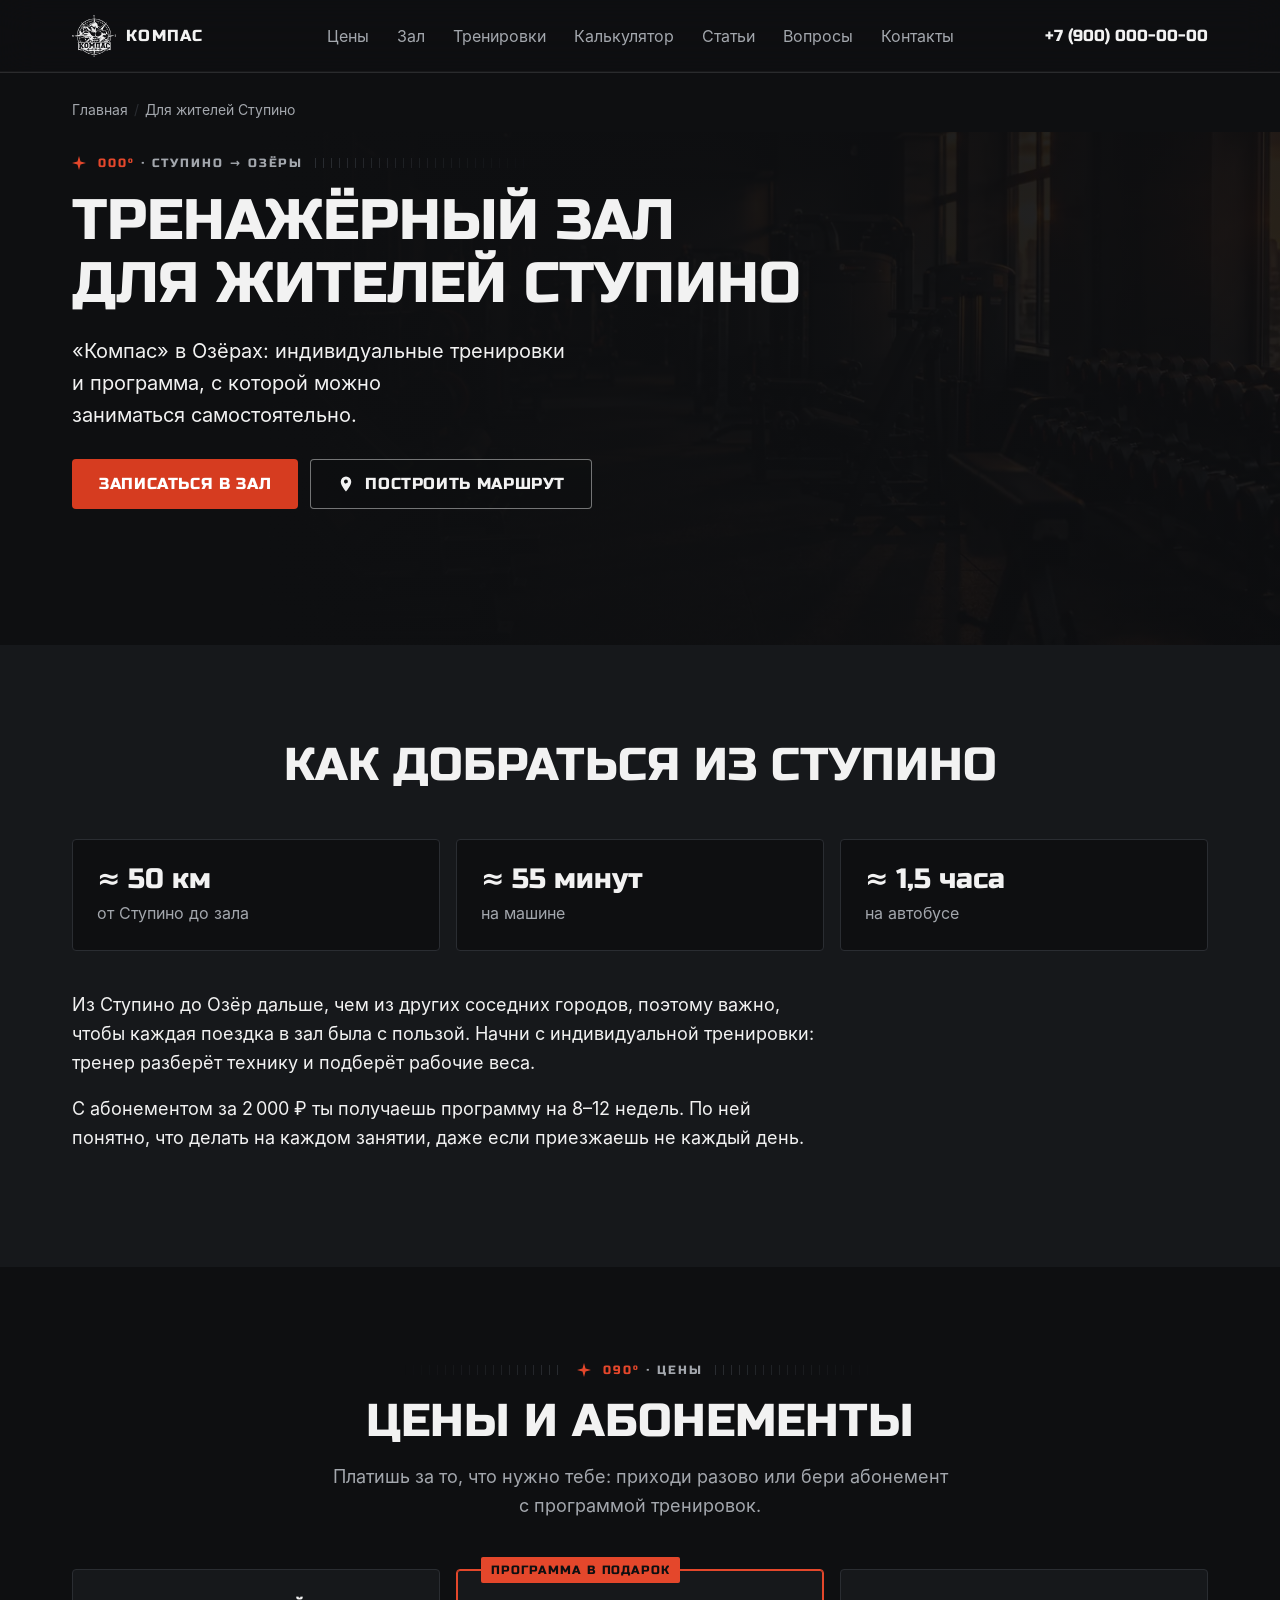
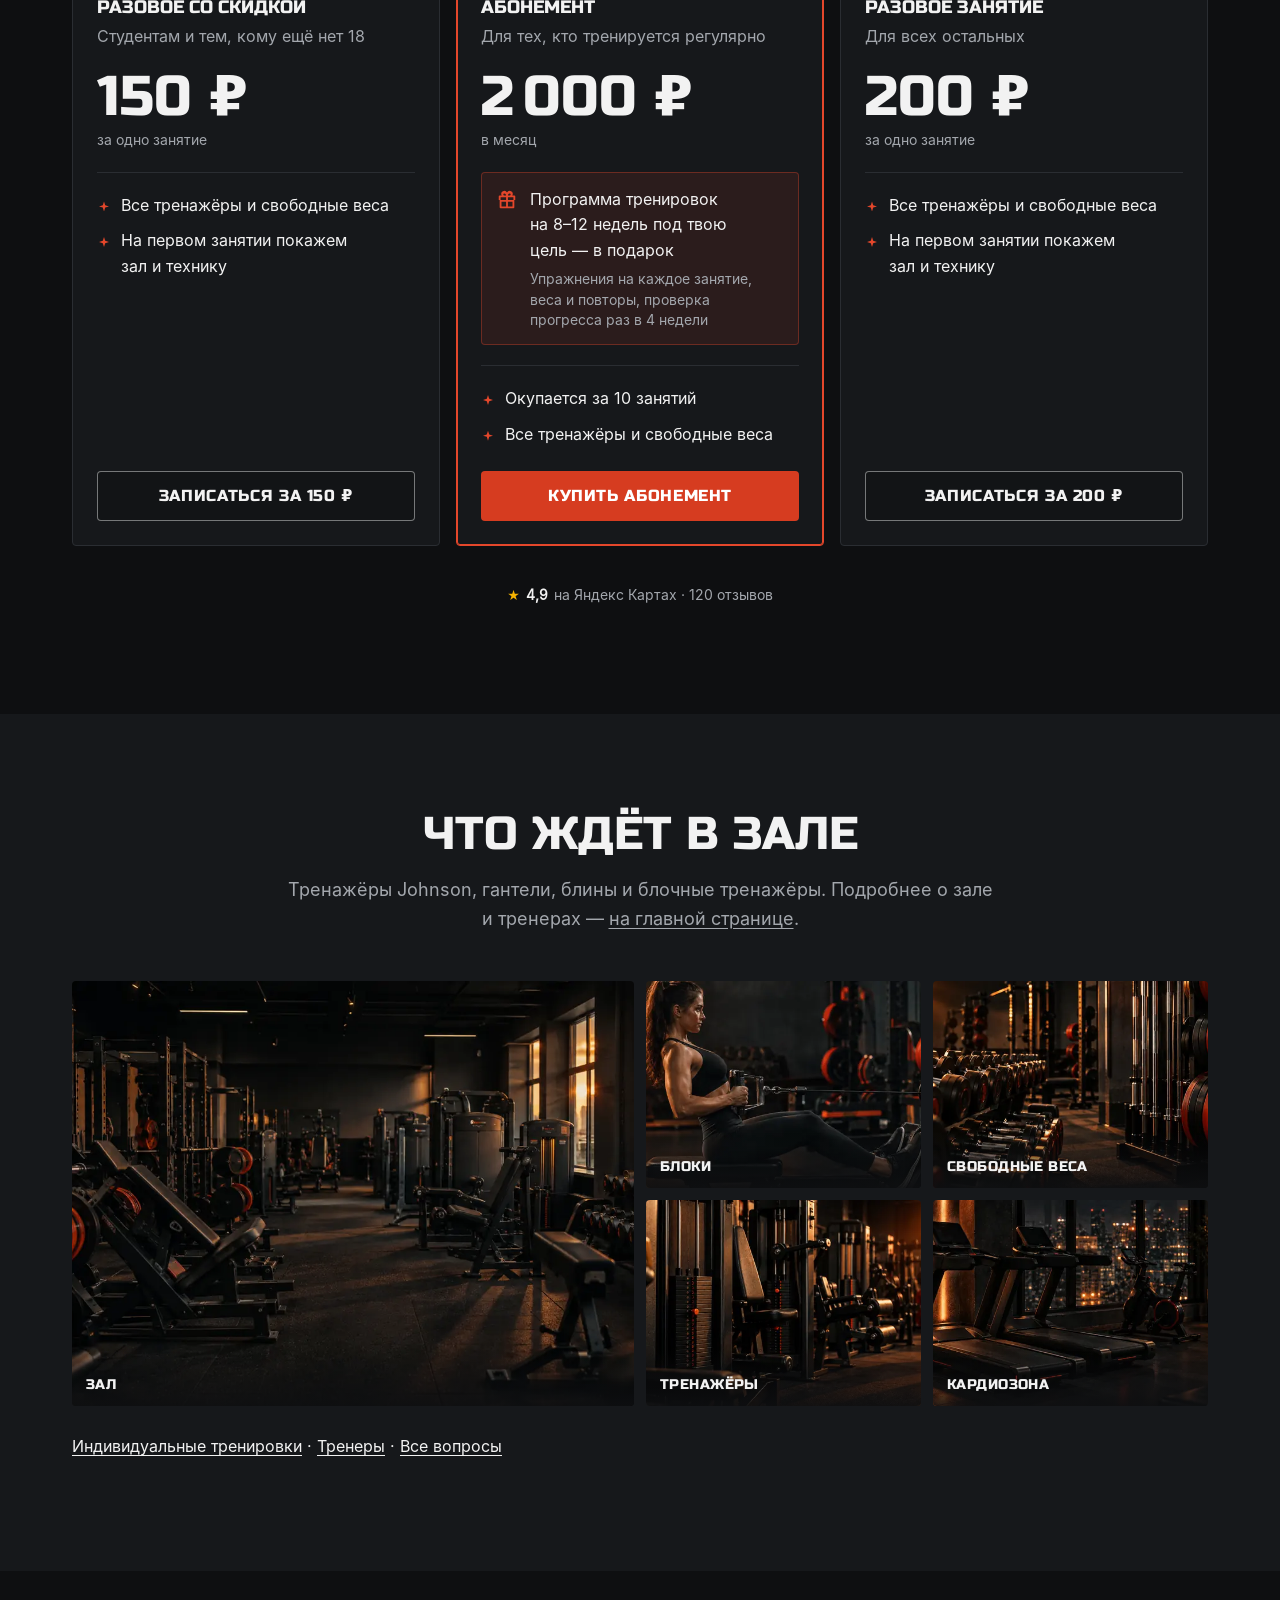
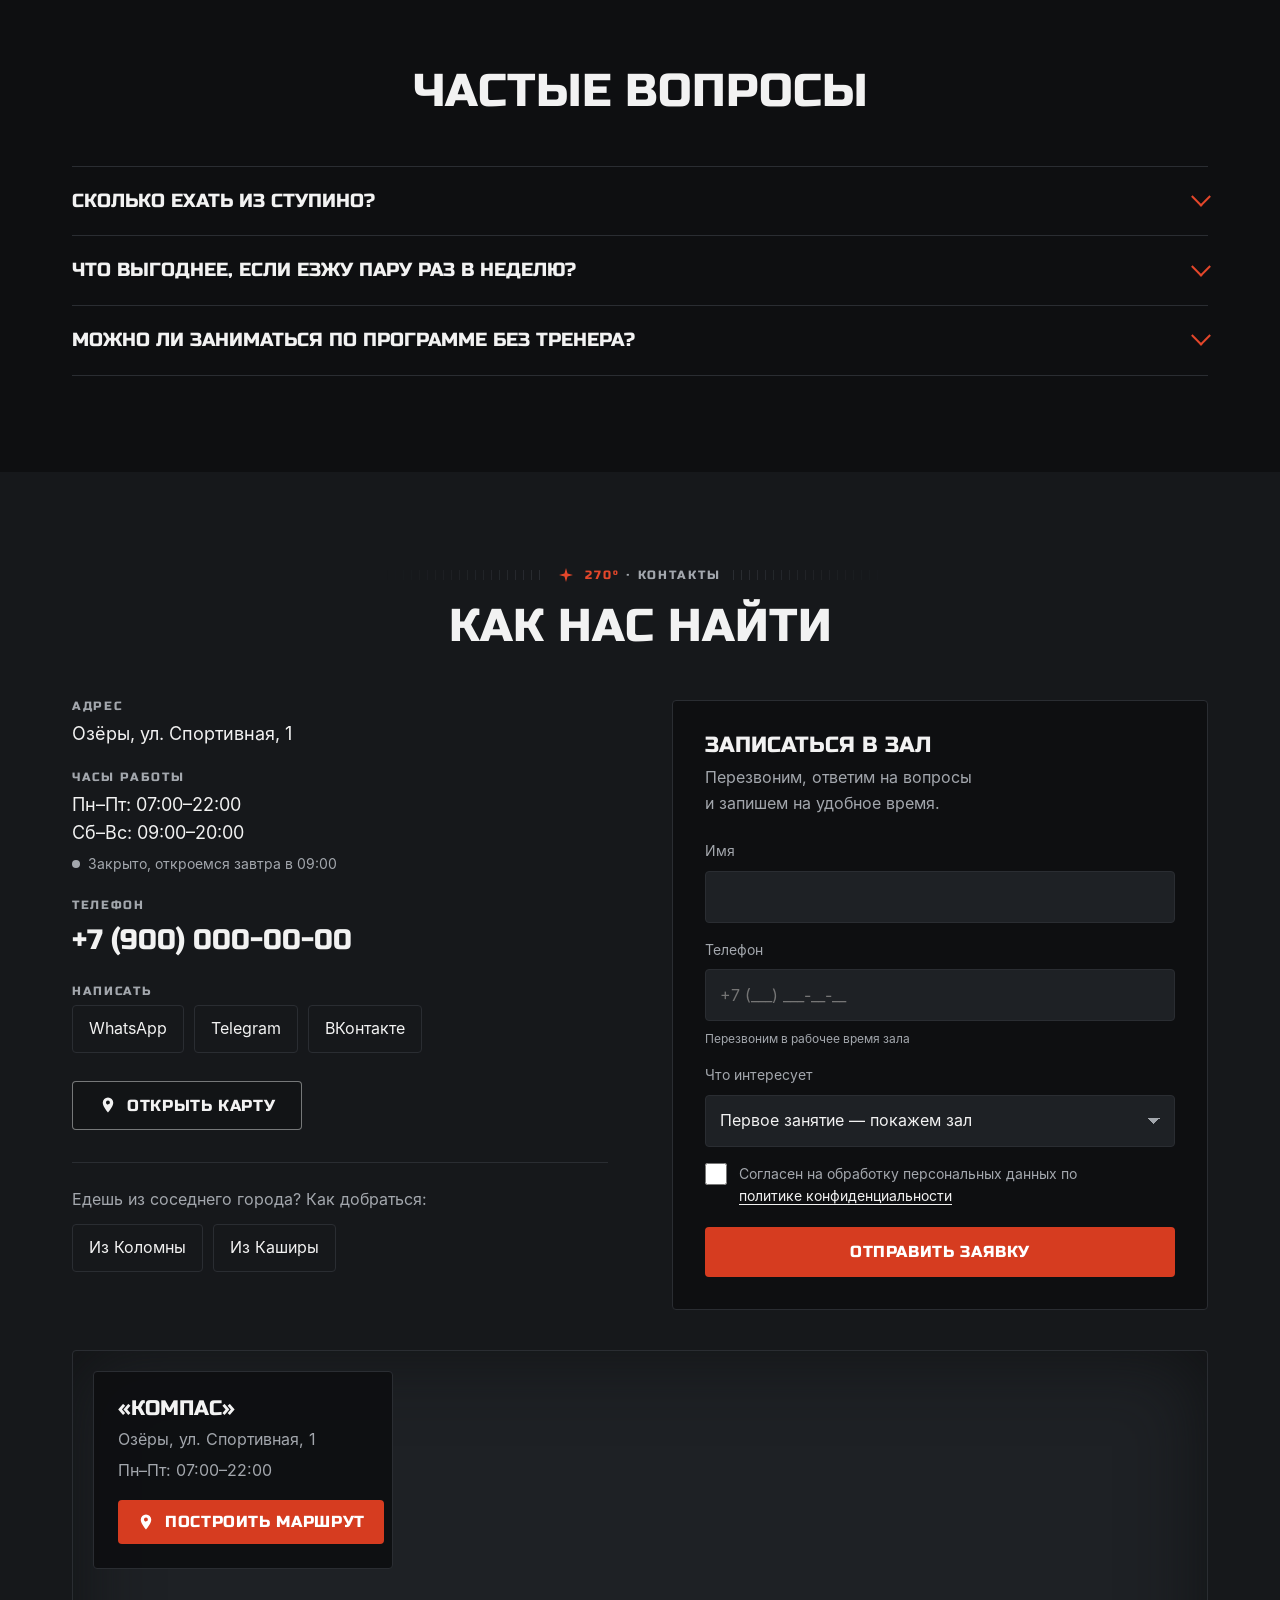
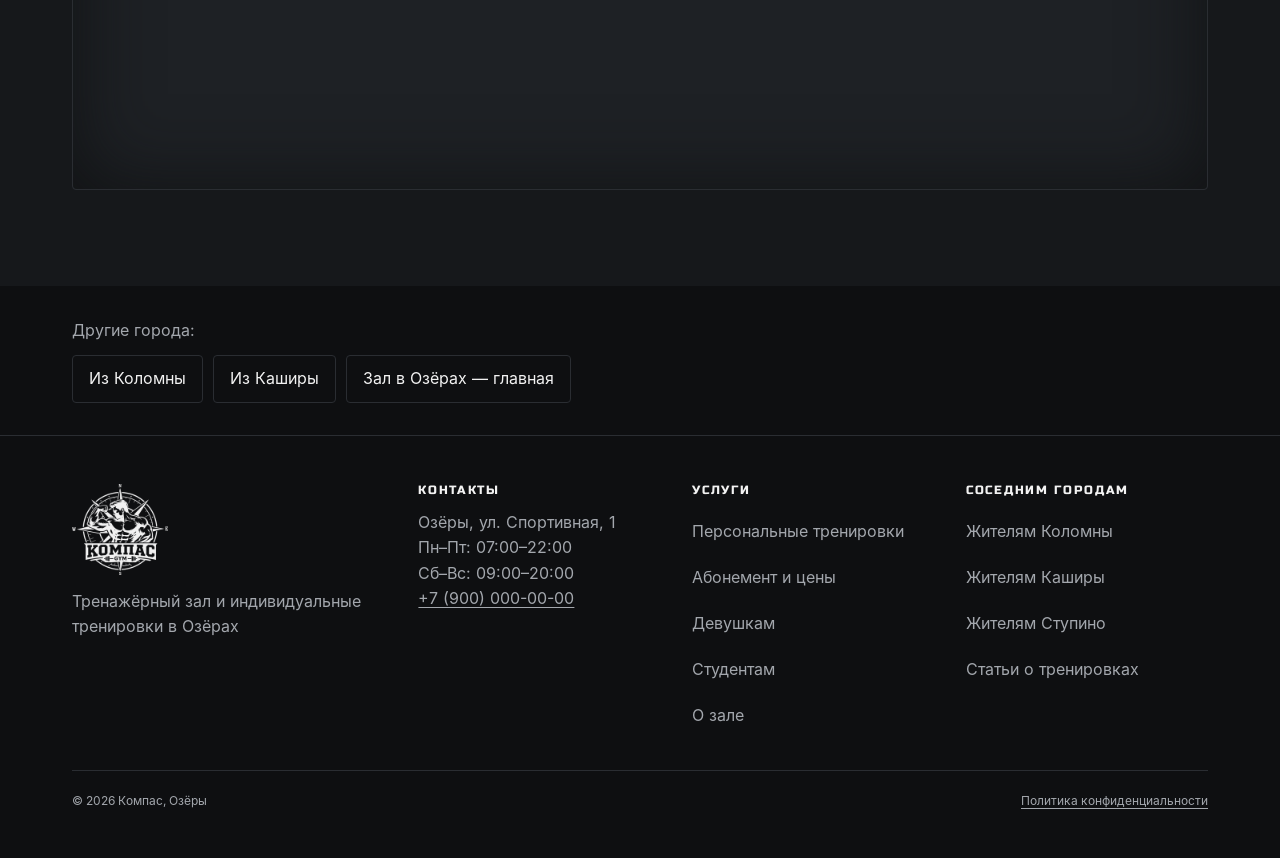
<file: stupino/index.html>
<!doctype html>
<html lang="ru" class="no-js" data-font="russo">
<head><meta name="robots" content="noindex, nofollow">
<meta charset="utf-8">
<meta name="viewport" content="width=device-width, initial-scale=1">
<title>Тренажёрный зал для жителей Ступино — «Компас» в Озёрах</title>
<meta name="description" content="Недорогой тренажёрный зал для жителей Ступино: разовое занятие 150–200 ₽, абонемент 2 000 ₽, индивидуальные тренировки и программа на 8–12 недель. Дорога и запись.">
<link rel="canonical" href="https://kompas-ozery.ru/stupino/">
<meta name="yandex-verification" content="0000000000000000">
<meta name="theme-color" content="#0E0F11">
<meta property="og:type" content="website">
<meta property="og:locale" content="ru_RU">
<meta property="og:site_name" content="Компас — тренажёрный зал в Озёрах">
<meta property="og:title" content="Тренажёрный зал для жителей Ступино — «Компас» в Озёрах">
<meta property="og:description" content="Недорогой тренажёрный зал для жителей Ступино: разовое занятие 150–200 ₽, абонемент 2 000 ₽, индивидуальные тренировки и программа на 8–12 недель. Дорога и запись.">
<meta property="og:url" content="https://kompas-ozery.ru/stupino/">
<meta property="og:image" content="https://kompas-ozery.ru/img/og.jpg">
<meta property="og:image:width" content="1200">
<meta property="og:image:height" content="630">
<link rel="icon" href="../favicon.ico" sizes="any">
<link rel="icon" type="image/png" sizes="32x32" href="../favicon-32.png">
<link rel="apple-touch-icon" href="../apple-touch-icon.png">
<link rel="preload" href="../fonts/Inter-Regular.woff" as="font" type="font/woff" crossorigin>
<link rel="preload" href="../fonts/head.woff" as="font" type="font/woff" crossorigin>

<link rel="stylesheet" href="../assets/style.css">
<script type="application/ld+json">{"@context": "https://schema.org", "@type": "ExerciseGym", "name": "Компас", "url": "https://kompas-ozery.ru/", "logo": "https://kompas-ozery.ru/img/logo-480.webp", "image": "https://kompas-ozery.ru/img/og.jpg", "telephone": "+79000000000", "priceRange": "150–2000 ₽", "address": {"@type": "PostalAddress", "streetAddress": "ул. Спортивная, 1", "addressLocality": "Озёры", "addressRegion": "Московская область", "postalCode": "140560", "addressCountry": "RU"}, "openingHours": ["Mo-Fr 07:00-22:00", "Sa-Su 09:00-20:00"], "areaServed": ["Озёры", "Коломна", "Кашира", "Ступино"], "sameAs": ["https://vk.com/kompas_ozery", "https://t.me/kompas_ozery"]}</script>
<script type="application/ld+json">{"@context": "https://schema.org", "@type": "FAQPage", "mainEntity": [{"@type": "Question", "name": "Сколько ехать из Ступино?", "acceptedAnswer": {"@type": "Answer", "text": "Около ≈ 50 км: на машине ≈ 55 минут, на автобусе ≈ 1,5 часа. Нажми «Построить маршрут», и Яндекс Карты покажут дорогу от твоего дома."}}, {"@type": "Question", "name": "Что выгоднее, если езжу пару раз в неделю?", "acceptedAnswer": {"@type": "Answer", "text": "Разовое занятие стоит 200 ₽. Если выходит 10 и больше занятий в месяц, абонемент за 2 000 ₽ выгоднее, и к нему идёт программа тренировок в подарок."}}, {"@type": "Question", "name": "Можно ли заниматься по программе без тренера?", "acceptedAnswer": {"@type": "Answer", "text": "Да. Программу составляют так, чтобы ты занимался по ней сам. Если появятся вопросы по технике, тренер поможет в зале."}}]}</script>
<script type="application/ld+json">{"@context": "https://schema.org", "@type": "BreadcrumbList", "itemListElement": [{"@type": "ListItem", "position": 1, "name": "Главная", "item": "https://kompas-ozery.ru/"}, {"@type": "ListItem", "position": 2, "name": "Для жителей Ступино", "item": "https://kompas-ozery.ru/stupino/"}]}</script>
<script>window.KOMPAS={metrika:0,whatsapp:"79000000000",formEndpoint:"",hours:[[[0, 1, 2, 3, 4], 420, 1320], [[5, 6], 540, 1200]]};</script>
<!-- Яндекс.Метрика -->
<script>(function(m,e,t,r,i,k,a){m[i]=m[i]||function(){(m[i].a=m[i].a||[]).push(arguments)};m[i].l=1*new Date();for(var j=0;j<document.scripts.length;j++){if(document.scripts[j].src===r){return;}}k=e.createElement(t),a=e.getElementsByTagName(t)[0],k.async=1,k.src=r,a.parentNode.insertBefore(k,a)})(window,document,"script","https://mc.yandex.ru/metrika/tag.js","ym");ym(00000000,"init",{clickmap:true,trackLinks:true,accurateTrackBounce:true,webvisor:true});</script>
<noscript><div><img src="https://mc.yandex.ru/watch/00000000" style="position:absolute;left:-9999px" alt=""></div></noscript>
</head>
<body>
<a class="skip" href="#main">Перейти к содержанию</a>
<header class="hdr hdr--page">
<div class="wrap hdr__in">
<a class="hdr__logo" href="../index.html" aria-label="Компас — на главную"><img src="../img/logo-160.webp" width="160" height="152" alt="Логотип тренажёрного зала Компас"><span>Компас</span></a>
<nav class="nav" aria-label="Основное меню"><a href="../index.html#ceny">Цены</a><a href="../index.html#zal">Зал</a><a href="../index.html#trenirovki">Тренировки</a><a href="../index.html#kalkulyator">Калькулятор</a><a href="../index.html#stati">Статьи</a><a href="../index.html#voprosy">Вопросы</a><a href="../index.html#kontakty">Контакты</a></nav>
<a class="hdr__tel" href="tel:+79000000000" data-goal="phone_click">+7 (900) 000-00-00</a>
<button class="burger" type="button" aria-label="Меню" aria-expanded="false" aria-controls="mnav"><span></span></button>
</div>
<nav class="mnav" id="mnav" aria-label="Мобильное меню"><a href="../index.html#ceny">Цены</a><a href="../index.html#zal">Зал</a><a href="../index.html#trenirovki">Тренировки</a><a href="../index.html#kalkulyator">Калькулятор</a><a href="../index.html#stati">Статьи</a><a href="../index.html#voprosy">Вопросы</a><a href="../index.html#kontakty">Контакты</a><a class="btn btn--main" href="tel:+79000000000" data-goal="phone_click"><svg viewBox="0 0 24 24" aria-hidden="true"><path fill="currentColor" d="M6.6 10.8a15.1 15.1 0 006.6 6.6l2.2-2.2c.3-.3.7-.4 1-.2 1.1.4 2.3.6 3.6.6.6 0 1 .4 1 1V20c0 .6-.4 1-1 1A17 17 0 013 4c0-.6.4-1 1-1h3.5c.6 0 1 .4 1 1 0 1.3.2 2.5.6 3.6.1.3 0 .7-.2 1z"/></svg>Позвонить</a></nav>
</header>

<nav class="crumbs wrap" aria-label="Хлебные крошки"><ol><li><a href="../index.html">Главная</a></li><li aria-current="page">Для жителей Ступино</li></ol></nav>
<main id="main">
<section class="ghero" aria-labelledby="g-h">
<div class="ghero__bg"><img src="../img/hall-1200.webp" srcset="../img/hall-640.webp 640w, ../img/hall-1200.webp 1200w" sizes="100vw" width="1200" height="675" alt="" fetchpriority="high"></div>
<div class="wrap">
<div class="eyebrow"><svg class="star" viewBox="0 0 24 24" aria-hidden="true"><path fill="currentColor" d="M12 0l2.6 9.4L24 12l-9.4 2.6L12 24l-2.6-9.4L0 12l9.4-2.6z"/></svg><span><b>000°</b> · Ступино → Озёры</span></div>
<h1 id="g-h">Тренажёрный зал для жителей Ступино</h1>
<p class="ghero__sub">«Компас» в Озёрах: индивидуальные тренировки и программа, с которой можно заниматься самостоятельно.</p>
<div class="hero__cta">
<a class="btn btn--main" href="#zapis" data-goal="cta_hero" data-pick="Первое занятие — покажем зал">Записаться в зал</a>
<a class="btn btn--ghost" href="https://yandex.ru/maps/?rtext=Ступино~Озёры,%20ул.%20Спортивная,%201&rtt=auto" target="_blank" rel="noopener" data-goal="route_click"><svg viewBox="0 0 24 24" aria-hidden="true"><path fill="currentColor" d="M12 2a7 7 0 00-7 7c0 5.2 7 13 7 13s7-7.8 7-13a7 7 0 00-7-7zm0 9.5A2.5 2.5 0 1112 6a2.5 2.5 0 010 5z"/></svg>Построить маршрут</a>
</div>
</div>
</section>

<section class="sec sec--alt" id="doroga" aria-labelledby="doroga-h">
<div class="wrap">
<div class="sec__head rv"><h2 id="doroga-h">Как добраться из Ступино</h2></div>
<div class="road rv">
<div class="road__c"><b>≈ 50 км</b><span>от Ступино до зала</span></div>
<div class="road__c"><b>≈ 55 минут</b><span>на машине</span></div>
<div class="road__c"><b>≈ 1,5 часа</b><span>на автобусе</span></div>
</div>
<div class="prose rv" style="margin-top:40px"><p>Из Ступино до Озёр дальше, чем из других соседних городов, поэтому важно, чтобы каждая поездка в зал была с пользой. Начни с индивидуальной тренировки: тренер разберёт технику и подберёт рабочие веса.</p><p>С абонементом за 2 000 ₽ ты получаешь программу на 8–⁠12 недель. По ней понятно, что делать на каждом занятии, даже если приезжаешь не каждый день.</p></div>
</div>
</section>

<section class="sec" id="ceny" aria-labelledby="ceny-h">
<div class="wrap">
<div class="sec__head rv"><div class="eyebrow"><svg class="star" viewBox="0 0 24 24" aria-hidden="true"><path fill="currentColor" d="M12 0l2.6 9.4L24 12l-9.4 2.6L12 24l-2.6-9.4L0 12l9.4-2.6z"/></svg><span><b>090°</b> · Цены</span></div><h2 id="ceny-h">Цены и абонементы</h2>
<p>Платишь за то, что нужно тебе: приходи разово или бери абонемент с программой тренировок.</p></div>
<div class="prices">
<article class="price rv">
<h3>Разовое со скидкой</h3><p class="price__who">Студентам и тем, кому ещё нет 18</p>
<div class="price__sum"><span data-count="150">150</span> ₽</div><p class="price__per">за одно занятие</p>
<ul><li>Все тренажёры и свободные веса</li><li>На первом занятии покажем зал и технику</li></ul>
<a class="btn btn--ghost" href="#zapis" data-goal="cta_price_150" data-pick="Разовое 150 ₽">Записаться за 150 ₽</a>
</article>
<article class="price price--hit rv">
<span class="price__tag">Программа в подарок</span>
<h3>Абонемент</h3><p class="price__who">Для тех, кто тренируется регулярно</p>
<div class="price__sum"><span data-count="2000">2&#8239;000</span> ₽</div><p class="price__per">в месяц</p>
<div class="gift"><svg viewBox="0 0 24 24" aria-hidden="true"><path fill="currentColor" d="M20 7h-2.2A3 3 0 0012 3.8 3 3 0 006.2 7H4a1 1 0 00-1 1v4h1v8a1 1 0 001 1h14a1 1 0 001-1v-8h1V8a1 1 0 00-1-1zm-5-2a1 1 0 110 2h-2a2 2 0 012-2zM9 5a2 2 0 012 2H9a1 1 0 010-2zM5 9h6v3H5zm1 5h5v5H6zm7 5v-5h5v5zm6-7h-6V9h6z"/></svg><span>Программа тренировок на 8–⁠12 недель под твою цель — в подарок<small class="gift__in">Упражнения на каждое занятие, веса и повторы, проверка прогресса раз в 4 недели</small></span></div>
<ul><li>Окупается за 10 занятий</li><li>Все тренажёры и свободные веса</li></ul>
<a class="btn btn--main" href="#zapis" data-goal="cta_price_2000" data-pick="Абонемент 2 000 ₽">Купить абонемент</a>
</article>
<article class="price rv">
<h3>Разовое занятие</h3><p class="price__who">Для всех остальных</p>
<div class="price__sum"><span data-count="200">200</span> ₽</div><p class="price__per">за одно занятие</p>
<ul><li>Все тренажёры и свободные веса</li><li>На первом занятии покажем зал и технику</li></ul>
<a class="btn btn--ghost" href="#zapis" data-goal="cta_price_200" data-pick="Разовое 200 ₽">Записаться за 200 ₽</a>
</article>
</div>
<p class="rating rv"><a href="https://yandex.ru/maps/?text=Озёры%2C%20ул.%20Спортивная%2C%201" target="_blank" rel="noopener" data-goal="rating_click"><span class="rating__star" aria-hidden="true">★</span> <b>4,9</b> на Яндекс Картах · 120 отзывов</a></p>
</div>
</section>


<section class="sec sec--alt" id="zal" aria-labelledby="zal-h">
<div class="wrap">
<div class="sec__head rv"><h2 id="zal-h">Что ждёт в зале</h2>
<p>Тренажёры Johnson, гантели, блины и блочные тренажёры. Подробнее о зале и тренерах — <a href="../index.html#zal">на главной странице</a>.</p></div>
<div class="gallery rv">
<figure class="g-wide"><img src="../img/hall-1200.webp" srcset="../img/hall-640.webp 640w, ../img/hall-1200.webp 1200w" sizes="(min-width:900px) 50vw, 100vw" width="1200" height="675" alt="Тренажёрный зал Компас в Озёрах" loading="lazy" decoding="async"><figcaption>Зал</figcaption></figure>
<figure><img src="../img/woman-row-1200.webp" srcset="../img/woman-row-640.webp 640w, ../img/woman-row-1200.webp 1200w" sizes="(min-width:900px) 25vw, 50vw" width="1200" height="675" alt="Тяга блока сидя" loading="lazy" decoding="async"><figcaption>Блоки</figcaption></figure>
<figure><img src="../img/weights-1200.webp" srcset="../img/weights-640.webp 640w, ../img/weights-1200.webp 1200w" sizes="(min-width:900px) 25vw, 50vw" width="1200" height="675" alt="Гантели и грифы" loading="lazy" decoding="async"><figcaption>Свободные веса</figcaption></figure>
<figure><img src="../img/machines-1200.webp" srcset="../img/machines-640.webp 640w, ../img/machines-1200.webp 1200w" sizes="(min-width:900px) 25vw, 50vw" width="1200" height="675" alt="Силовые тренажёры" loading="lazy" decoding="async"><figcaption>Тренажёры</figcaption></figure>
<figure><img src="../img/cardio-1200.webp" srcset="../img/cardio-640.webp 640w, ../img/cardio-1200.webp 1200w" sizes="(min-width:900px) 25vw, 50vw" width="1200" height="675" alt="Кардиозона" loading="lazy" decoding="async"><figcaption>Кардиозона</figcaption></figure>
</div>
<p class="rv" style="margin-top:28px"><a href="../index.html#trenirovki">Индивидуальные тренировки</a> · <a href="../index.html#trenery">Тренеры</a> · <a href="../index.html#voprosy">Все вопросы</a></p>
</div>
</section>

<section class="sec" id="voprosy" aria-labelledby="voprosy-h">
<div class="wrap">
<div class="sec__head rv"><h2 id="voprosy-h">Частые вопросы</h2></div>
<div class="faq rv"><details><summary>Сколько ехать из Ступино?</summary><div class="ans"><p>Около ≈ 50 км: на машине ≈ 55 минут, на автобусе ≈ 1,5 часа. Нажми «Построить маршрут», и Яндекс Карты покажут дорогу от твоего дома.</p></div></details><details><summary>Что выгоднее, если езжу пару раз в неделю?</summary><div class="ans"><p>Разовое занятие стоит 200 ₽. Если выходит 10 и больше занятий в месяц, абонемент за 2 000 ₽ выгоднее, и к нему идёт программа тренировок в подарок.</p></div></details><details><summary>Можно ли заниматься по программе без тренера?</summary><div class="ans"><p>Да. Программу составляют так, чтобы ты занимался по ней сам. Если появятся вопросы по технике, тренер поможет в зале.</p></div></details></div>
</div>
</section>

<section class="sec sec--alt" id="kontakty" aria-labelledby="kontakty-h">
<div class="wrap">
<div class="sec__head rv"><div class="eyebrow"><svg class="star" viewBox="0 0 24 24" aria-hidden="true"><path fill="currentColor" d="M12 0l2.6 9.4L24 12l-9.4 2.6L12 24l-2.6-9.4L0 12l9.4-2.6z"/></svg><span><b>270°</b> · Контакты</span></div><h2 id="kontakty-h">Как нас найти</h2></div>
<div class="contacts">
<div class="rv">
<dl class="cinfo">
<div><dt>Адрес</dt><dd>Озёры, ул. Спортивная, 1</dd></div>
<div><dt>Часы работы</dt><dd>Пн–Пт: 07:00–⁠22:00<br>Сб–Вс: 09:00–⁠20:00<br><span class="open" data-open hidden></span></dd></div>
<div><dt>Телефон</dt><dd><a class="tel" href="tel:+79000000000" data-goal="phone_click">+7 (900) 000-00-00</a></dd></div>
<div><dt>Написать</dt><dd class="msgs"><a href="https://wa.me/79000000000" target="_blank" rel="noopener" data-goal="messenger_whatsapp">WhatsApp</a><a href="https://t.me/kompas_ozery" target="_blank" rel="noopener" data-goal="messenger_telegram">Telegram</a><a href="https://vk.com/kompas_ozery" target="_blank" rel="noopener" data-goal="messenger_vk">ВКонтакте</a></dd></div>
</dl>
<div class="route"><a class="btn btn--ghost" href="https://yandex.ru/maps/?text=Озёры%2C%20ул.%20Спортивная%2C%201" target="_blank" rel="noopener" data-goal="map_click"><svg viewBox="0 0 24 24" aria-hidden="true"><path fill="currentColor" d="M12 2a7 7 0 00-7 7c0 5.2 7 13 7 13s7-7.8 7-13a7 7 0 00-7-7zm0 9.5A2.5 2.5 0 1112 6a2.5 2.5 0 010 5z"/></svg>Открыть карту</a></div>
<div class="geo-links"><p>Едешь из соседнего города? Как добраться:</p><ul><li><a href="../kolomna/index.html">Из Коломны</a></li><li><a href="../kashira/index.html">Из Каширы</a></li></ul></div>
</div>
<div class="form rv" id="zapis">
<div class="form__body">
<h3>Записаться в зал</h3>
<p class="form__lead">Перезвоним, ответим на вопросы и запишем на удобное время.</p>
<form class="js-form" novalidate>
<div class="fld"><label for="f-name">Имя</label><input id="f-name" name="name" type="text" autocomplete="given-name" required><span class="fld__err">Напиши, как к тебе обращаться</span></div>
<div class="fld"><label for="f-phone">Телефон</label><input id="f-phone" name="phone" type="tel" inputmode="tel" autocomplete="tel" placeholder="+7 (___) ___-__-__" aria-describedby="f-phone-h" required><span class="fld__help" id="f-phone-h">Перезвоним в рабочее время зала</span><span class="fld__err">Введи номер в формате +7 (900) 000-00-00</span></div>
<div class="fld"><label for="f-what">Что интересует</label><select id="f-what" name="what">
<option selected>Первое занятие — покажем зал</option><option>Разовое 200 ₽</option><option>Разовое 150 ₽</option><option>Абонемент 2 000 ₽</option><option>Индивидуальная тренировка</option></select></div>
<input type="hidden" name="note" id="f-note"><p class="form__note" id="f-note-v" hidden></p>
<label class="agree"><input type="checkbox" name="agree" required><span>Согласен на обработку персональных данных по <a href="../politika/index.html">политике конфиденциальности</a></span></label>
<p class="agree__err" role="alert">Отметь согласие, чтобы отправить заявку</p>
<button class="btn btn--main" type="submit">Отправить заявку</button>
</form>
</div>
<div class="form__ok form__ok--ok" role="status" aria-live="polite"><h3>Заявка отправлена</h3><p>Перезвоним в рабочее время зала и договоримся о первом занятии. Если удобнее, позвони сам: <a href="tel:+79000000000">+7 (900) 000-00-00</a>.</p></div>
<div class="form__ok form__ok--wa" role="status" aria-live="polite"><h3>Осталось отправить в WhatsApp</h3><p>Мы открыли WhatsApp с готовым сообщением. Нажми «Отправить» — и мы перезвоним.</p><a class="btn btn--main js-wa-again" href="https://wa.me/79000000000" target="_blank" rel="noopener">Открыть WhatsApp ещё раз</a><p class="form__alt">Или позвони: <a href="tel:+79000000000">+7 (900) 000-00-00</a></p></div>
</div>

</div>
<div class="map rv"><div class="map__card"><b>«Компас»</b><span>Озёры, ул. Спортивная, 1</span><span>Пн–Пт: 07:00–⁠22:00</span><a class="btn btn--main" href="https://yandex.ru/maps/?text=Озёры%2C%20ул.%20Спортивная%2C%201" target="_blank" rel="noopener" data-goal="map_click"><svg viewBox="0 0 24 24" aria-hidden="true"><path fill="currentColor" d="M12 2a7 7 0 00-7 7c0 5.2 7 13 7 13s7-7.8 7-13a7 7 0 00-7-7zm0 9.5A2.5 2.5 0 1112 6a2.5 2.5 0 010 5z"/></svg>Построить маршрут</a></div><div class="map__frame"><iframe src="https://yandex.ru/map-widget/v1/?ll=38.5600%2C54.8556&amp;z=16&amp;pt=38.5600%2C54.8556%2Cpm2rdl" loading="lazy" title="Тренажёрный зал Компас на Яндекс Картах" allowfullscreen></iframe></div></div>
</div>
</section>

<nav class="wrap" aria-label="Другие города" style="padding:32px var(--pad)"><div class="geo-links" style="margin:0;border:0;padding:0"><p>Другие города:</p><ul><li><a href="../kolomna/index.html">Из Коломны</a></li><li><a href="../kashira/index.html">Из Каширы</a></li><li><a href="../index.html">Зал в Озёрах — главная</a></li></ul></div></nav>
</main>
<footer class="ftr">
<div class="wrap">
<div class="ftr__in">
<div><img src="../img/logo-240.webp" width="240" height="228" alt="Компас — тренажёрный зал в Озёрах" loading="lazy"><p>Тренажёрный зал и индивидуальные тренировки в Озёрах</p></div>
<div><h4>Контакты</h4><p>Озёры, ул. Спортивная, 1<br>Пн–Пт: 07:00–⁠22:00<br>Сб–Вс: 09:00–⁠20:00<br><a href="tel:+79000000000" data-goal="phone_click">+7 (900) 000-00-00</a></p></div>
<div><h4>Услуги</h4><ul><li><a href="../personalnye-trenirovki/index.html">Персональные тренировки</a></li><li><a href="../abonement/index.html">Абонемент и цены</a></li><li><a href="../trenirovki-dlya-devushek/index.html">Девушкам</a></li><li><a href="../studentam/index.html">Студентам</a></li><li><a href="../o-zale/index.html">О зале</a></li></ul></div>
<div><h4>Соседним городам</h4><ul><li><a href="../kolomna/index.html">Жителям Коломны</a></li><li><a href="../kashira/index.html">Жителям Каширы</a></li><li><a href="../stupino/index.html">Жителям Ступино</a></li><li><a href="../stati/index.html">Статьи о тренировках</a></li></ul></div>
</div>
<div class="ftr__copy"><span>© 2026 Компас, Озёры</span><a href="../politika/index.html">Политика конфиденциальности</a></div>
</div>
</footer>
<div class="mbar" aria-label="Быстрая связь">
<a class="btn btn--ghost" href="tel:+79000000000" data-goal="phone_click"><svg viewBox="0 0 24 24" aria-hidden="true"><path fill="currentColor" d="M6.6 10.8a15.1 15.1 0 006.6 6.6l2.2-2.2c.3-.3.7-.4 1-.2 1.1.4 2.3.6 3.6.6.6 0 1 .4 1 1V20c0 .6-.4 1-1 1A17 17 0 013 4c0-.6.4-1 1-1h3.5c.6 0 1 .4 1 1 0 1.3.2 2.5.6 3.6.1.3 0 .7-.2 1z"/></svg>Позвонить</a>
<a class="btn btn--main" href="#zapis" data-goal="cta_sticky">Записаться в зал</a>
</div>
<script src="../assets/main.js" defer></script>

</body>
</html>
</file>
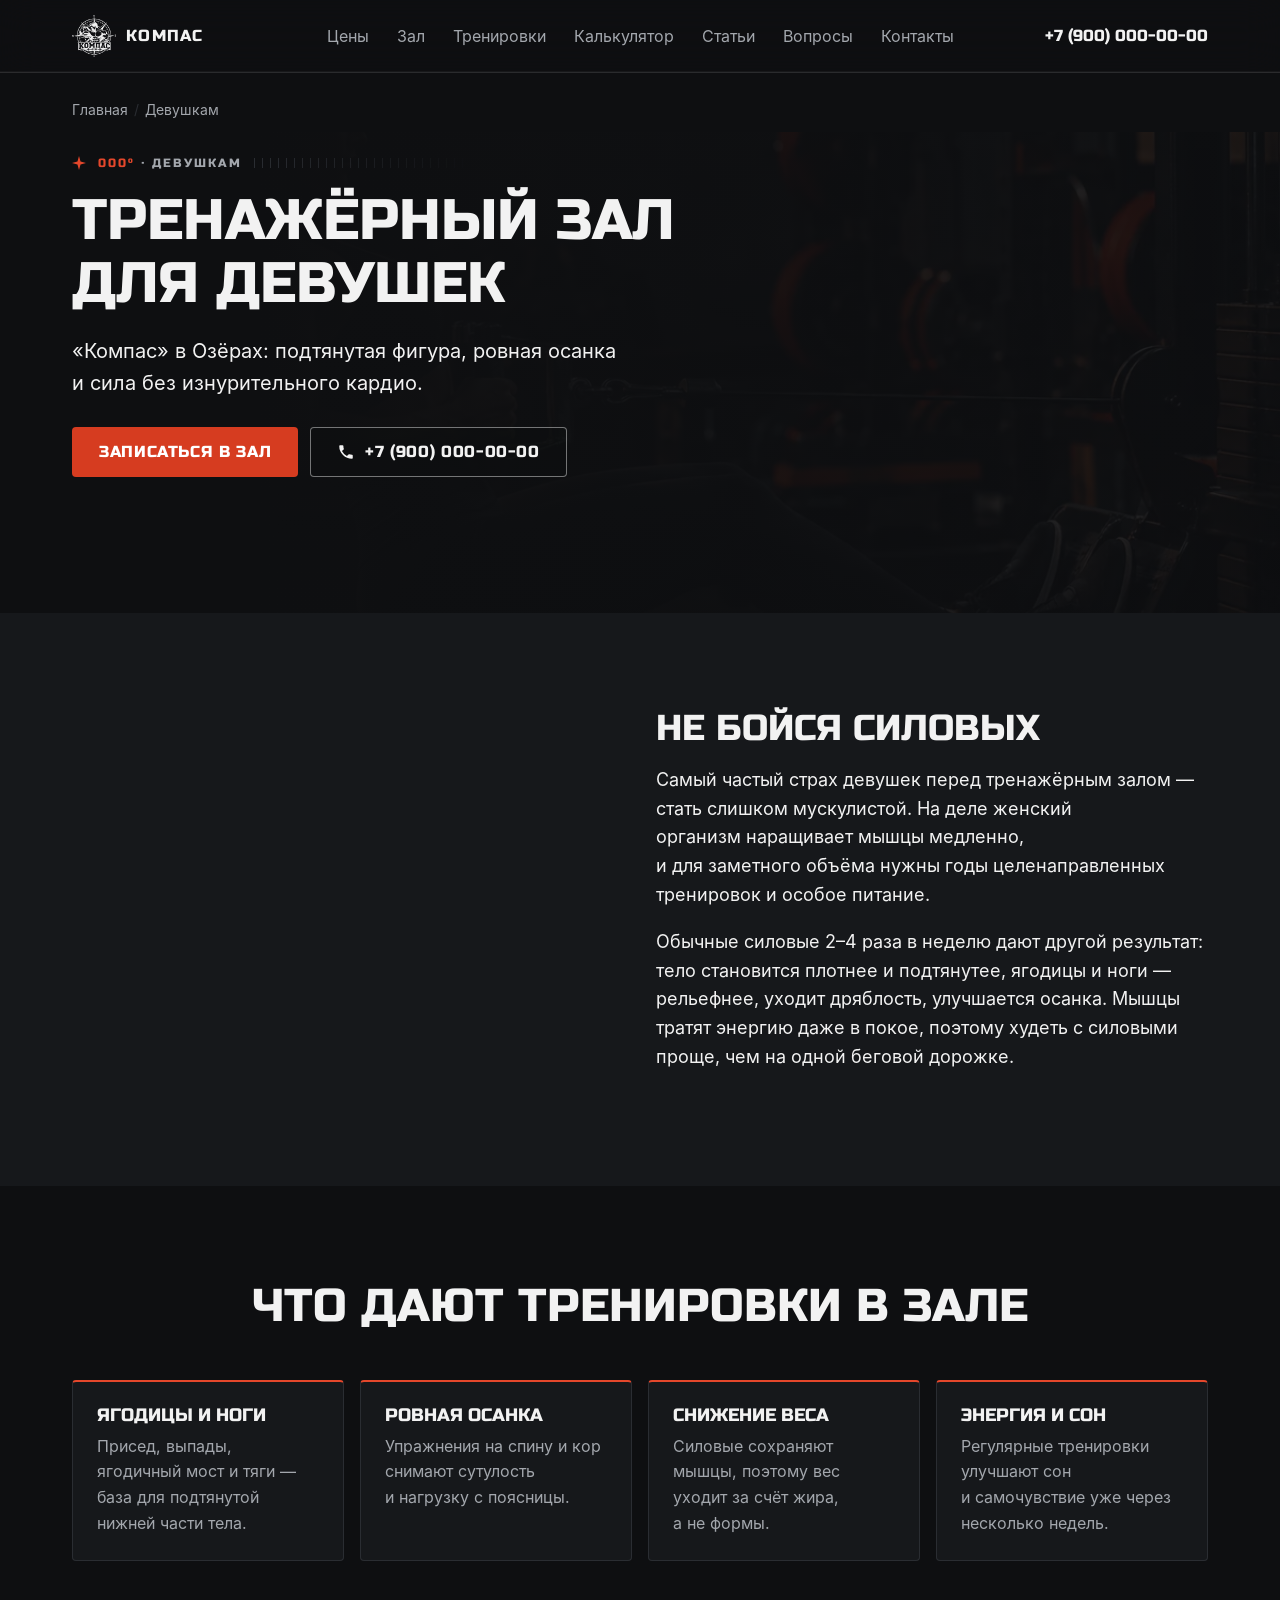
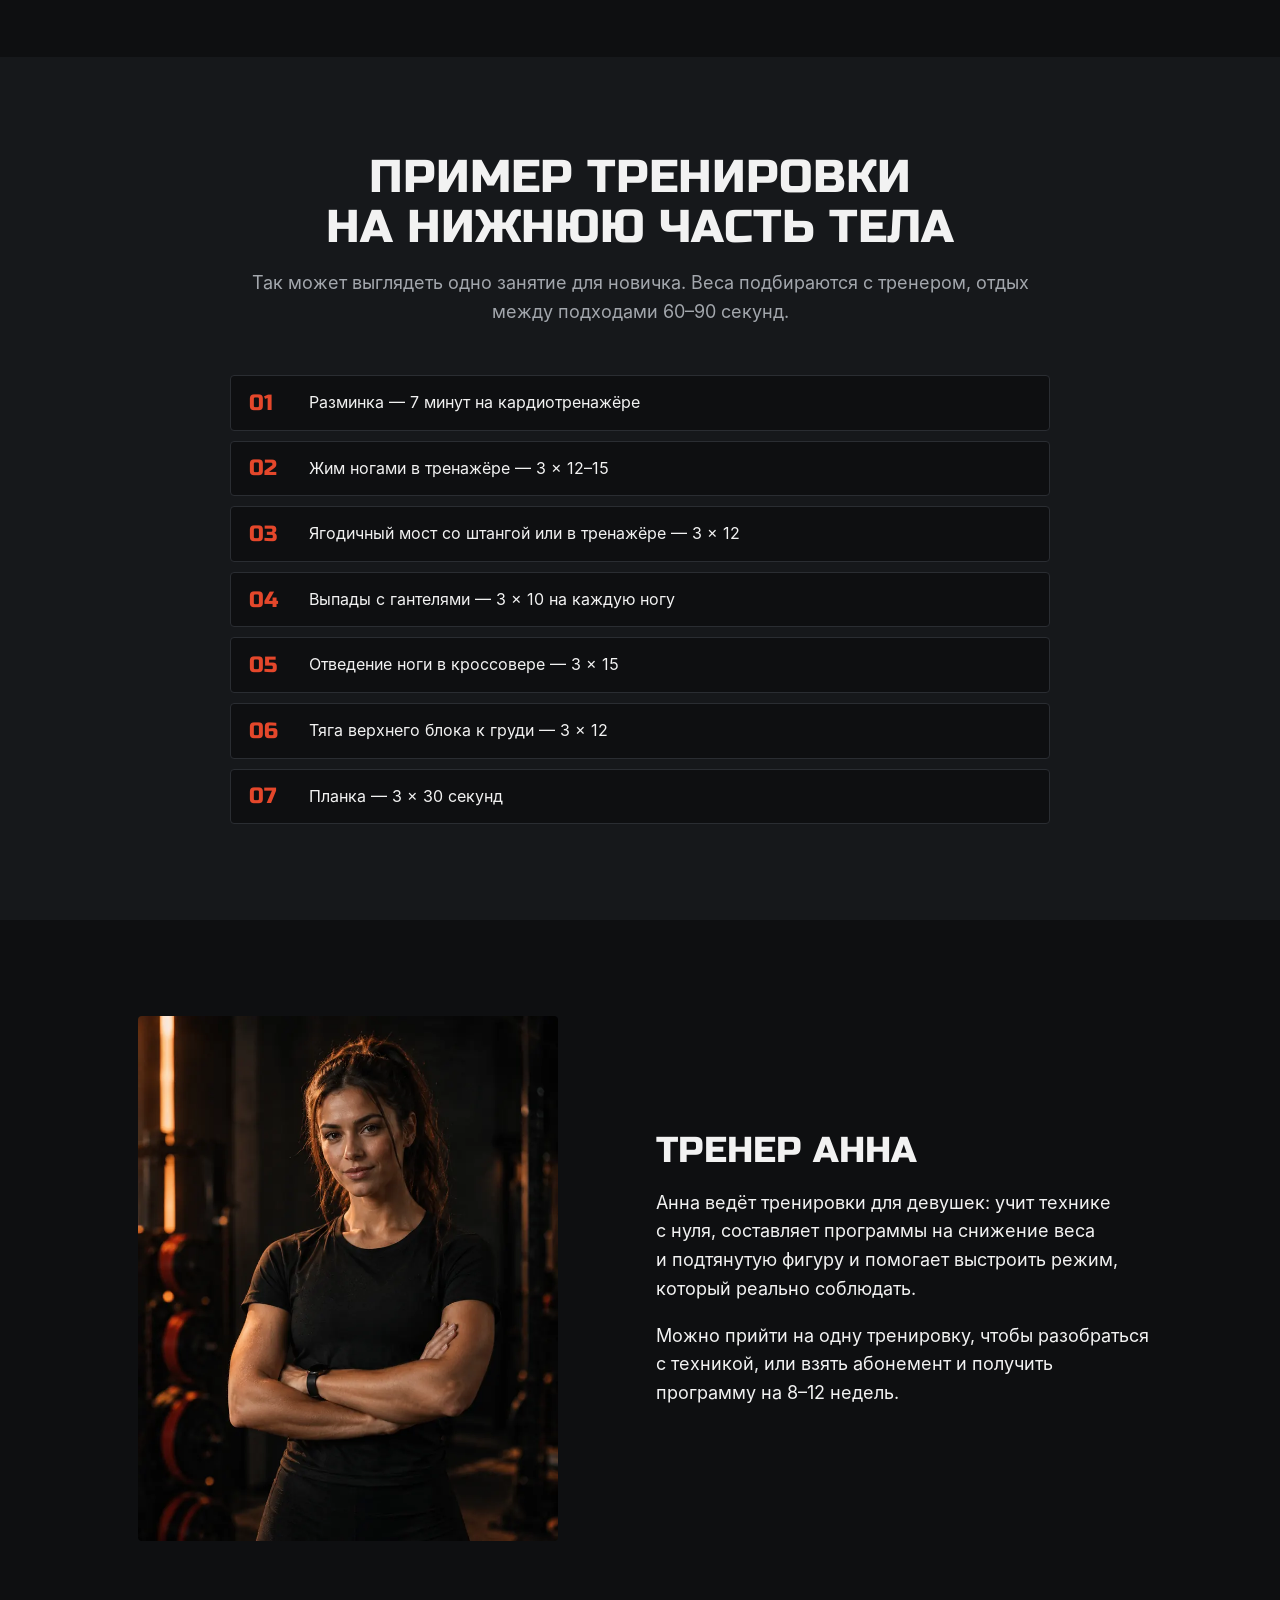
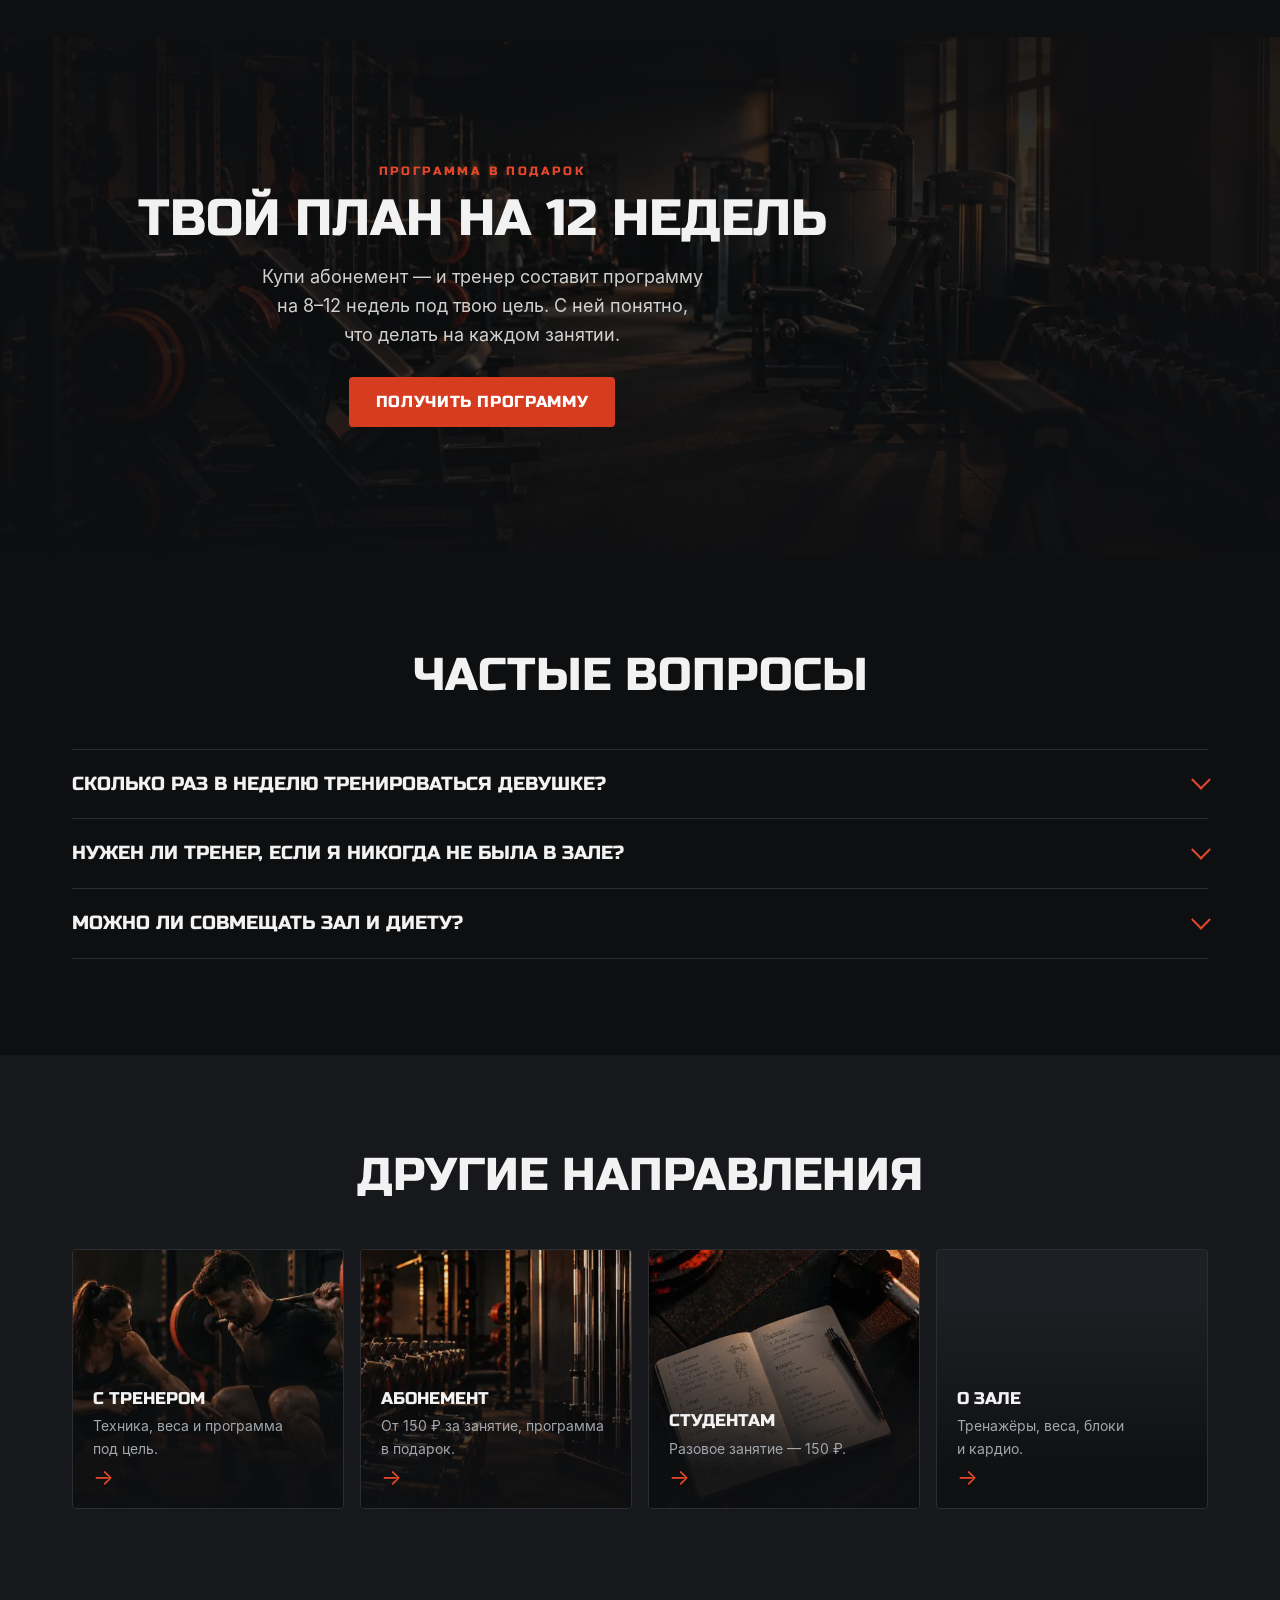
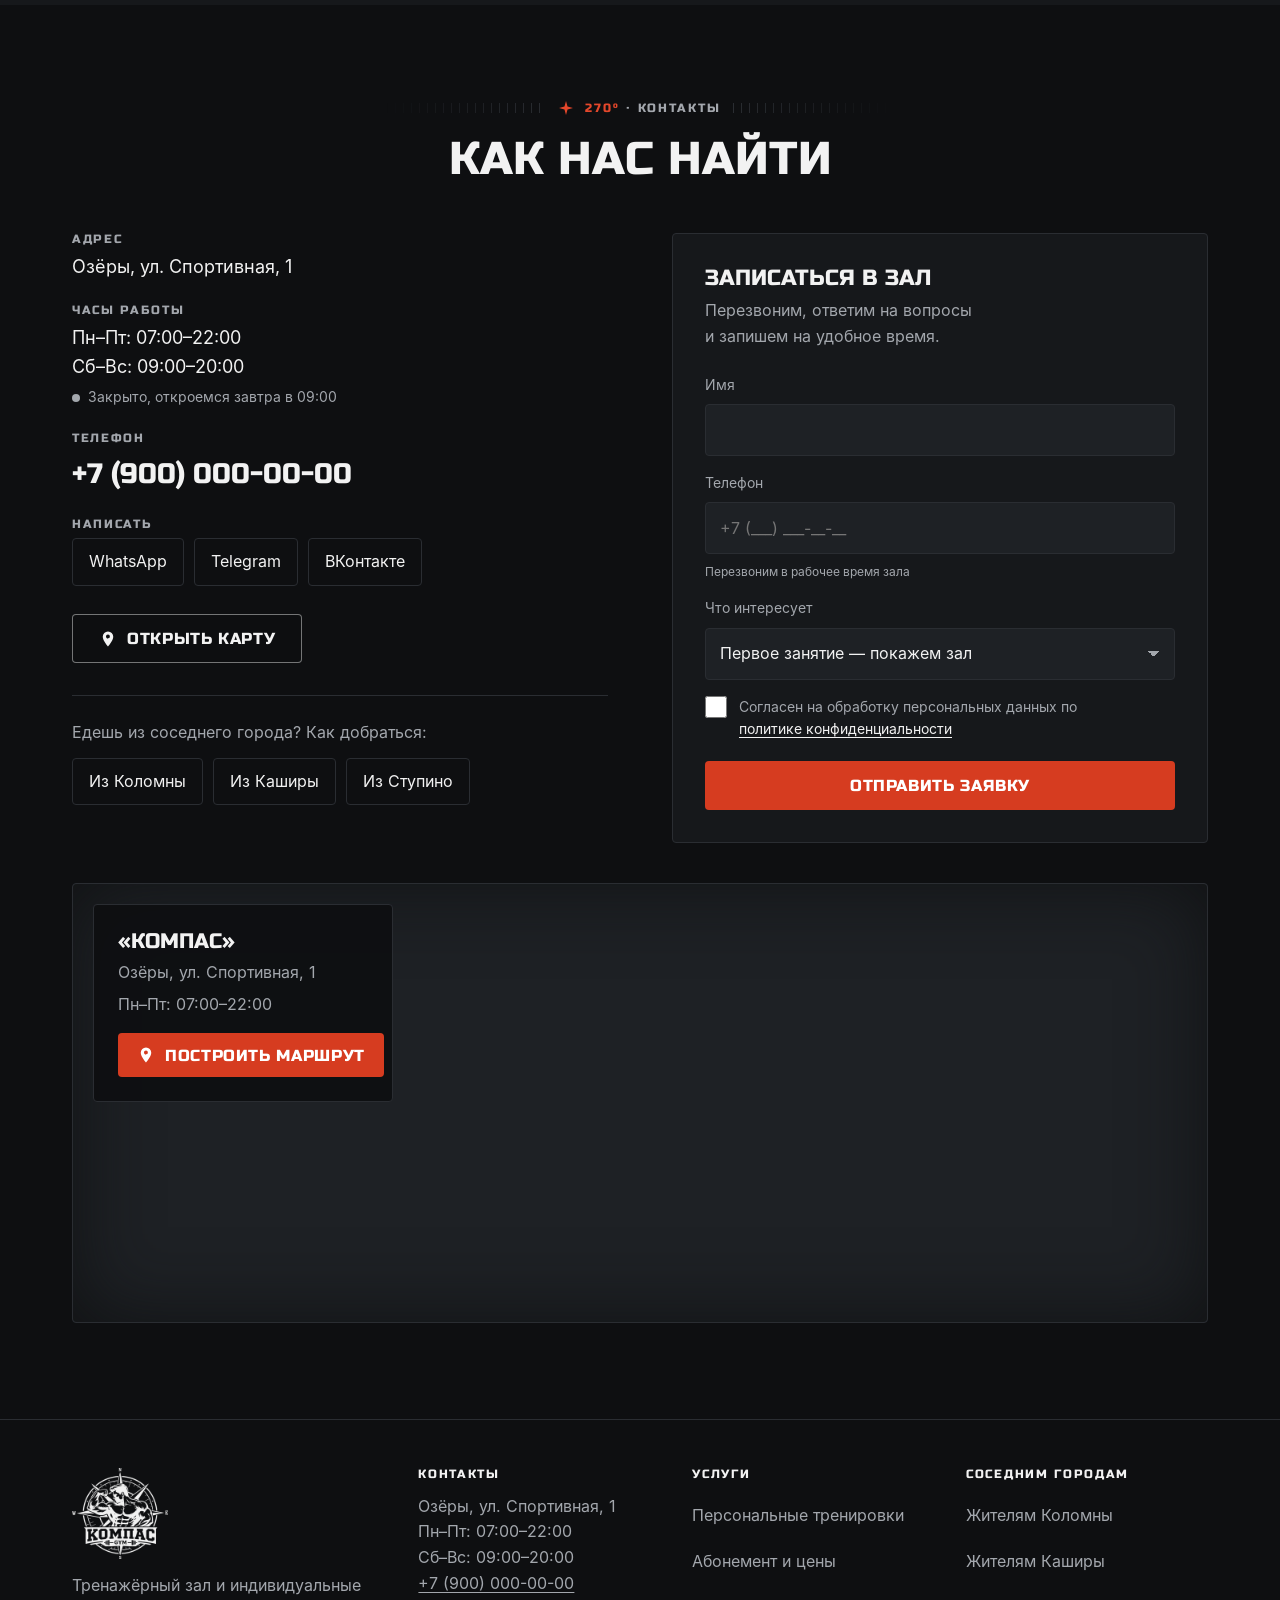
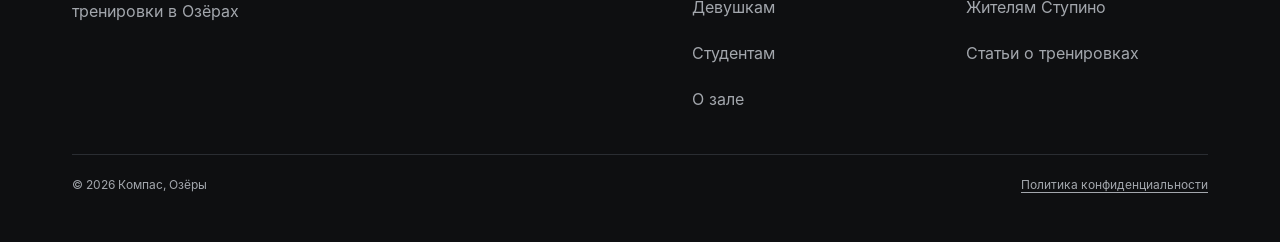
<file: trenirovki-dlya-devushek/index.html>
<!doctype html>
<html lang="ru" class="no-js" data-font="russo">
<head><meta name="robots" content="noindex, nofollow">
<meta charset="utf-8">
<meta name="viewport" content="width=device-width, initial-scale=1">
<title>Тренажёрный зал для девушек в Озёрах — «Компас»</title>
<meta name="description" content="Тренировки для девушек в тренажёрном зале Озёр: подтянутые ягодицы и ноги, ровная осанка, снижение веса. Программа под цель и тренер, который научит технике с нуля.">
<link rel="canonical" href="https://kompas-ozery.ru/trenirovki-dlya-devushek/">
<meta name="yandex-verification" content="0000000000000000">
<meta name="theme-color" content="#0E0F11">
<meta property="og:type" content="website">
<meta property="og:locale" content="ru_RU">
<meta property="og:site_name" content="Компас — тренажёрный зал в Озёрах">
<meta property="og:title" content="Тренажёрный зал для девушек в Озёрах — «Компас»">
<meta property="og:description" content="Тренировки для девушек в тренажёрном зале Озёр: подтянутые ягодицы и ноги, ровная осанка, снижение веса. Программа под цель и тренер, который научит технике с нуля.">
<meta property="og:url" content="https://kompas-ozery.ru/trenirovki-dlya-devushek/">
<meta property="og:image" content="https://kompas-ozery.ru/img/og.jpg">
<meta property="og:image:width" content="1200">
<meta property="og:image:height" content="630">
<link rel="icon" href="../favicon.ico" sizes="any">
<link rel="icon" type="image/png" sizes="32x32" href="../favicon-32.png">
<link rel="apple-touch-icon" href="../apple-touch-icon.png">
<link rel="preload" href="../fonts/Inter-Regular.woff" as="font" type="font/woff" crossorigin>
<link rel="preload" href="../fonts/head.woff" as="font" type="font/woff" crossorigin>

<link rel="stylesheet" href="../assets/style.css">
<script type="application/ld+json">{"@context": "https://schema.org", "@type": "ExerciseGym", "name": "Компас", "url": "https://kompas-ozery.ru/", "logo": "https://kompas-ozery.ru/img/logo-480.webp", "image": "https://kompas-ozery.ru/img/og.jpg", "telephone": "+79000000000", "priceRange": "150–2000 ₽", "address": {"@type": "PostalAddress", "streetAddress": "ул. Спортивная, 1", "addressLocality": "Озёры", "addressRegion": "Московская область", "postalCode": "140560", "addressCountry": "RU"}, "openingHours": ["Mo-Fr 07:00-22:00", "Sa-Su 09:00-20:00"], "areaServed": ["Озёры", "Коломна", "Кашира", "Ступино"], "sameAs": ["https://vk.com/kompas_ozery", "https://t.me/kompas_ozery"]}</script>
<script type="application/ld+json">{"@context": "https://schema.org", "@type": "FAQPage", "mainEntity": [{"@type": "Question", "name": "Сколько раз в неделю тренироваться девушке?", "acceptedAnswer": {"@type": "Answer", "text": "Для старта хватает 3 тренировок в неделю по 45–60 минут. Через 2–3 месяца можно перейти на 4 занятия."}}, {"@type": "Question", "name": "Нужен ли тренер, если я никогда не была в зале?", "acceptedAnswer": {"@type": "Answer", "text": "На первых занятиях очень желательно. Тренер поставит технику и подберёт веса, дальше можно заниматься самостоятельно по программе."}}, {"@type": "Question", "name": "Можно ли совмещать зал и диету?", "acceptedAnswer": {"@type": "Answer", "text": "Да, но без жёстких ограничений. Ориентир — небольшой дефицит калорий и достаточно белка. Норму можно посчитать в калькуляторе на главной странице."}}]}</script>
<script type="application/ld+json">{"@context": "https://schema.org", "@type": "BreadcrumbList", "itemListElement": [{"@type": "ListItem", "position": 1, "name": "Главная", "item": "https://kompas-ozery.ru/"}, {"@type": "ListItem", "position": 2, "name": "Девушкам", "item": "https://kompas-ozery.ru/trenirovki-dlya-devushek/"}]}</script>
<script>window.KOMPAS={metrika:0,whatsapp:"79000000000",formEndpoint:"",hours:[[[0, 1, 2, 3, 4], 420, 1320], [[5, 6], 540, 1200]]};</script>
<!-- Яндекс.Метрика -->
<script>(function(m,e,t,r,i,k,a){m[i]=m[i]||function(){(m[i].a=m[i].a||[]).push(arguments)};m[i].l=1*new Date();for(var j=0;j<document.scripts.length;j++){if(document.scripts[j].src===r){return;}}k=e.createElement(t),a=e.getElementsByTagName(t)[0],k.async=1,k.src=r,a.parentNode.insertBefore(k,a)})(window,document,"script","https://mc.yandex.ru/metrika/tag.js","ym");ym(00000000,"init",{clickmap:true,trackLinks:true,accurateTrackBounce:true,webvisor:true});</script>
<noscript><div><img src="https://mc.yandex.ru/watch/00000000" style="position:absolute;left:-9999px" alt=""></div></noscript>
</head>
<body>
<a class="skip" href="#main">Перейти к содержанию</a>
<header class="hdr hdr--page">
<div class="wrap hdr__in">
<a class="hdr__logo" href="../index.html" aria-label="Компас — на главную"><img src="../img/logo-160.webp" width="160" height="152" alt="Логотип тренажёрного зала Компас"><span>Компас</span></a>
<nav class="nav" aria-label="Основное меню"><a href="../index.html#ceny">Цены</a><a href="../index.html#zal">Зал</a><a href="../index.html#trenirovki">Тренировки</a><a href="../index.html#kalkulyator">Калькулятор</a><a href="../index.html#stati">Статьи</a><a href="../index.html#voprosy">Вопросы</a><a href="../index.html#kontakty">Контакты</a></nav>
<a class="hdr__tel" href="tel:+79000000000" data-goal="phone_click">+7 (900) 000-00-00</a>
<button class="burger" type="button" aria-label="Меню" aria-expanded="false" aria-controls="mnav"><span></span></button>
</div>
<nav class="mnav" id="mnav" aria-label="Мобильное меню"><a href="../index.html#ceny">Цены</a><a href="../index.html#zal">Зал</a><a href="../index.html#trenirovki">Тренировки</a><a href="../index.html#kalkulyator">Калькулятор</a><a href="../index.html#stati">Статьи</a><a href="../index.html#voprosy">Вопросы</a><a href="../index.html#kontakty">Контакты</a><a class="btn btn--main" href="tel:+79000000000" data-goal="phone_click"><svg viewBox="0 0 24 24" aria-hidden="true"><path fill="currentColor" d="M6.6 10.8a15.1 15.1 0 006.6 6.6l2.2-2.2c.3-.3.7-.4 1-.2 1.1.4 2.3.6 3.6.6.6 0 1 .4 1 1V20c0 .6-.4 1-1 1A17 17 0 013 4c0-.6.4-1 1-1h3.5c.6 0 1 .4 1 1 0 1.3.2 2.5.6 3.6.1.3 0 .7-.2 1z"/></svg>Позвонить</a></nav>
</header>

<nav class="crumbs wrap" aria-label="Хлебные крошки"><ol><li><a href="../index.html">Главная</a></li><li aria-current="page">Девушкам</li></ol></nav>
<main id="main">
<section class="ghero" aria-labelledby="g-h">
<div class="ghero__bg"><img src="../img/woman-row-1200.webp" srcset="../img/woman-row-640.webp 640w, ../img/woman-row-1200.webp 1200w" sizes="100vw" width="1200" height="675" alt="" fetchpriority="high"></div>
<div class="wrap">
<div class="eyebrow"><svg class="star" viewBox="0 0 24 24" aria-hidden="true"><path fill="currentColor" d="M12 0l2.6 9.4L24 12l-9.4 2.6L12 24l-2.6-9.4L0 12l9.4-2.6z"/></svg><span><b>000°</b> · Девушкам</span></div>
<h1 id="g-h">Тренажёрный зал для девушек</h1>
<p class="ghero__sub">«Компас» в Озёрах: подтянутая фигура, ровная осанка и сила без изнурительного кардио.</p>
<div class="hero__cta"><a class="btn btn--main" href="#zapis" data-goal="cta_hero" data-pick="Первое занятие — покажем зал">Записаться в зал</a><a class="btn btn--ghost" href="tel:+79000000000" data-goal="phone_click"><svg viewBox="0 0 24 24" aria-hidden="true"><path fill="currentColor" d="M6.6 10.8a15.1 15.1 0 006.6 6.6l2.2-2.2c.3-.3.7-.4 1-.2 1.1.4 2.3.6 3.6.6.6 0 1 .4 1 1V20c0 .6-.4 1-1 1A17 17 0 013 4c0-.6.4-1 1-1h3.5c.6 0 1 .4 1 1 0 1.3.2 2.5.6 3.6.1.3 0 .7-.2 1z"/></svg>+7 (900) 000-00-00</a></div>
</div>
</section>
<section class="sec sec--alt"><div class="wrap"><div class="split split--eq split--text"><figure class="split__photo split__photo--fill rv"><img src="../img/woman-row-1200.webp" srcset="../img/woman-row-640.webp 640w, ../img/woman-row-1200.webp 1200w" sizes="(min-width:1024px) 50vw, 100vw" width="1200" height="675" alt="Девушка выполняет тягу блока сидя" loading="lazy" decoding="async"></figure><div class="prose rv"><h2 class="split__h">Не бойся силовых</h2><p>Самый частый страх девушек перед тренажёрным залом — стать слишком мускулистой. На деле женский организм наращивает мышцы медленно, и для заметного объёма нужны годы целенаправленных тренировок и особое питание.</p>
<p>Обычные силовые 2–⁠4 раза в неделю дают другой результат: тело становится плотнее и подтянутее, ягодицы и ноги — рельефнее, уходит дряблость, улучшается осанка. Мышцы тратят энергию даже в покое, поэтому худеть с силовыми проще, чем на одной беговой дорожке.</p></div></div></div></section>
<section class="sec"><div class="wrap"><div class="sec__head rv"><h2>Что дают тренировки в зале</h2></div><div class="ics"><div class="ic rv"><h3>Ягодицы и ноги</h3><p>Присед, выпады, ягодичный мост и тяги — база для подтянутой нижней части тела.</p></div><div class="ic rv"><h3>Ровная осанка</h3><p>Упражнения на спину и кор снимают сутулость и нагрузку с поясницы.</p></div><div class="ic rv"><h3>Снижение веса</h3><p>Силовые сохраняют мышцы, поэтому вес уходит за счёт жира, а не формы.</p></div><div class="ic rv"><h3>Энергия и сон</h3><p>Регулярные тренировки улучшают сон и самочувствие уже через несколько недель.</p></div></div></div></section>
<section class="sec sec--alt"><div class="wrap"><div class="sec__head rv"><h2>Пример тренировки на нижнюю часть тела</h2><p>Так может выглядеть одно занятие для новичка. Веса подбираются с тренером, отдых между подходами 60–⁠90 секунд.</p></div><ol class="biglist rv"><li>Разминка — 7 минут на кардиотренажёре</li><li>Жим ногами в тренажёре — 3 × 12–⁠15</li><li>Ягодичный мост со штангой или в тренажёре — 3 × 12</li><li>Выпады с гантелями — 3 × 10 на каждую ногу</li><li>Отведение ноги в кроссовере — 3 × 15</li><li>Тяга верхнего блока к груди — 3 × 12</li><li>Планка — 3 × 30 секунд</li></ol></div></section>
<section class="sec"><div class="wrap"><div class="split split--eq split--text"><figure class="split__photo split__photo--portrait rv"><img src="../img/coach-3.webp" width="800" height="1000" alt="Тренер Анна" loading="lazy"></figure><div class="prose rv"><h2 class="split__h">Тренер Анна</h2><p>Анна ведёт тренировки для девушек: учит технике с нуля, составляет программы на снижение веса и подтянутую фигуру и помогает выстроить режим, который реально соблюдать.</p>
<p>Можно прийти на одну тренировку, чтобы разобраться с техникой, или взять абонемент и получить программу на 8–⁠12 недель.</p></div></div></div></section>
<section class="band" id="plan" aria-labelledby="plan-h">
<div class="band__bg"><img src="../img/hall-1200.webp" srcset="../img/hall-640.webp 640w, ../img/hall-1200.webp 1200w" sizes="100vw" width="1200" height="675" alt="" loading="lazy" decoding="async"></div>
<div class="wrap band__grid">
<div class="band__in rv">
<p class="band__kicker">Программа в подарок</p>
<h2 class="band__h" id="plan-h">Твой план на 12 недель</h2>
<p class="band__p">Купи абонемент — и тренер составит программу на 8–⁠12 недель под твою цель. С ней понятно, что делать на каждом занятии.</p>

<div class="band__cta"><a class="btn btn--main" href="#zapis" data-goal="cta_band" data-pick="Абонемент 2 000 ₽">Получить программу</a></div>
</div>

</div>
</section>
<section class="sec" id="voprosy" aria-labelledby="voprosy-h">
<div class="wrap">
<div class="sec__head rv"><h2 id="voprosy-h">Частые вопросы</h2></div>
<div class="faq rv"><details><summary>Сколько раз в неделю тренироваться девушке?</summary><div class="ans"><p>Для старта хватает 3 тренировок в неделю по 45–⁠60 минут. Через 2–⁠3 месяца можно перейти на 4 занятия.</p></div></details><details><summary>Нужен ли тренер, если я никогда не была в зале?</summary><div class="ans"><p>На первых занятиях очень желательно. Тренер поставит технику и подберёт веса, дальше можно заниматься самостоятельно по программе.</p></div></details><details><summary>Можно ли совмещать зал и диету?</summary><div class="ans"><p>Да, но без жёстких ограничений. Ориентир — небольшой дефицит калорий и достаточно белка. Норму можно посчитать в калькуляторе на главной странице.</p></div></details></div>
</div>
</section>

<section class="sec sec--alt"><div class="wrap"><div class="sec__head rv"><h2>Другие направления</h2></div><div class="svcs svcs--4"><a class="svc rv" href="../personalnye-trenirovki/index.html"><img src="../img/coach-squat-1200.webp" srcset="../img/coach-squat-640.webp 640w, ../img/coach-squat-1200.webp 1200w" sizes="(min-width:1100px) 25vw, (min-width:640px) 50vw, 100vw" width="1200" height="675" alt="" loading="lazy" decoding="async"><span class="svc__b"><b>С тренером</b><span>Техника, веса и программа под цель.</span></span></a><a class="svc rv" href="../abonement/index.html"><img src="../img/weights-1200.webp" srcset="../img/weights-640.webp 640w, ../img/weights-1200.webp 1200w" sizes="(min-width:1100px) 25vw, (min-width:640px) 50vw, 100vw" width="1200" height="675" alt="" loading="lazy" decoding="async"><span class="svc__b"><b>Абонемент</b><span>От 150 ₽ за занятие, программа в подарок.</span></span></a><a class="svc rv" href="../studentam/index.html"><img src="../img/cover-novice-1200.webp" srcset="../img/cover-novice-640.webp 640w, ../img/cover-novice-1200.webp 1200w" sizes="(min-width:1100px) 25vw, (min-width:640px) 50vw, 100vw" width="1200" height="675" alt="" loading="lazy" decoding="async"><span class="svc__b"><b>Студентам</b><span>Разовое занятие — 150 ₽.</span></span></a><a class="svc rv" href="../o-zale/index.html"><img src="../img/hall-1200.webp" srcset="../img/hall-640.webp 640w, ../img/hall-1200.webp 1200w" sizes="(min-width:1100px) 25vw, (min-width:640px) 50vw, 100vw" width="1200" height="675" alt="" loading="lazy" decoding="async"><span class="svc__b"><b>О зале</b><span>Тренажёры, веса, блоки и кардио.</span></span></a></div></div></section>
<section class="sec" id="kontakty" aria-labelledby="kontakty-h">
<div class="wrap">
<div class="sec__head rv"><div class="eyebrow"><svg class="star" viewBox="0 0 24 24" aria-hidden="true"><path fill="currentColor" d="M12 0l2.6 9.4L24 12l-9.4 2.6L12 24l-2.6-9.4L0 12l9.4-2.6z"/></svg><span><b>270°</b> · Контакты</span></div><h2 id="kontakty-h">Как нас найти</h2></div>
<div class="contacts">
<div class="rv">
<dl class="cinfo">
<div><dt>Адрес</dt><dd>Озёры, ул. Спортивная, 1</dd></div>
<div><dt>Часы работы</dt><dd>Пн–Пт: 07:00–⁠22:00<br>Сб–Вс: 09:00–⁠20:00<br><span class="open" data-open hidden></span></dd></div>
<div><dt>Телефон</dt><dd><a class="tel" href="tel:+79000000000" data-goal="phone_click">+7 (900) 000-00-00</a></dd></div>
<div><dt>Написать</dt><dd class="msgs"><a href="https://wa.me/79000000000" target="_blank" rel="noopener" data-goal="messenger_whatsapp">WhatsApp</a><a href="https://t.me/kompas_ozery" target="_blank" rel="noopener" data-goal="messenger_telegram">Telegram</a><a href="https://vk.com/kompas_ozery" target="_blank" rel="noopener" data-goal="messenger_vk">ВКонтакте</a></dd></div>
</dl>
<div class="route"><a class="btn btn--ghost" href="https://yandex.ru/maps/?text=Озёры%2C%20ул.%20Спортивная%2C%201" target="_blank" rel="noopener" data-goal="map_click"><svg viewBox="0 0 24 24" aria-hidden="true"><path fill="currentColor" d="M12 2a7 7 0 00-7 7c0 5.2 7 13 7 13s7-7.8 7-13a7 7 0 00-7-7zm0 9.5A2.5 2.5 0 1112 6a2.5 2.5 0 010 5z"/></svg>Открыть карту</a></div>
<div class="geo-links"><p>Едешь из соседнего города? Как добраться:</p><ul><li><a href="../kolomna/index.html">Из Коломны</a></li><li><a href="../kashira/index.html">Из Каширы</a></li><li><a href="../stupino/index.html">Из Ступино</a></li></ul></div>
</div>
<div class="form rv" id="zapis">
<div class="form__body">
<h3>Записаться в зал</h3>
<p class="form__lead">Перезвоним, ответим на вопросы и запишем на удобное время.</p>
<form class="js-form" novalidate>
<div class="fld"><label for="f-name">Имя</label><input id="f-name" name="name" type="text" autocomplete="given-name" required><span class="fld__err">Напиши, как к тебе обращаться</span></div>
<div class="fld"><label for="f-phone">Телефон</label><input id="f-phone" name="phone" type="tel" inputmode="tel" autocomplete="tel" placeholder="+7 (___) ___-__-__" aria-describedby="f-phone-h" required><span class="fld__help" id="f-phone-h">Перезвоним в рабочее время зала</span><span class="fld__err">Введи номер в формате +7 (900) 000-00-00</span></div>
<div class="fld"><label for="f-what">Что интересует</label><select id="f-what" name="what">
<option selected>Первое занятие — покажем зал</option><option>Разовое 200 ₽</option><option>Разовое 150 ₽</option><option>Абонемент 2 000 ₽</option><option>Индивидуальная тренировка</option></select></div>
<input type="hidden" name="note" id="f-note"><p class="form__note" id="f-note-v" hidden></p>
<label class="agree"><input type="checkbox" name="agree" required><span>Согласен на обработку персональных данных по <a href="../politika/index.html">политике конфиденциальности</a></span></label>
<p class="agree__err" role="alert">Отметь согласие, чтобы отправить заявку</p>
<button class="btn btn--main" type="submit">Отправить заявку</button>
</form>
</div>
<div class="form__ok form__ok--ok" role="status" aria-live="polite"><h3>Заявка отправлена</h3><p>Перезвоним в рабочее время зала и договоримся о первом занятии. Если удобнее, позвони сам: <a href="tel:+79000000000">+7 (900) 000-00-00</a>.</p></div>
<div class="form__ok form__ok--wa" role="status" aria-live="polite"><h3>Осталось отправить в WhatsApp</h3><p>Мы открыли WhatsApp с готовым сообщением. Нажми «Отправить» — и мы перезвоним.</p><a class="btn btn--main js-wa-again" href="https://wa.me/79000000000" target="_blank" rel="noopener">Открыть WhatsApp ещё раз</a><p class="form__alt">Или позвони: <a href="tel:+79000000000">+7 (900) 000-00-00</a></p></div>
</div>

</div>
<div class="map rv"><div class="map__card"><b>«Компас»</b><span>Озёры, ул. Спортивная, 1</span><span>Пн–Пт: 07:00–⁠22:00</span><a class="btn btn--main" href="https://yandex.ru/maps/?text=Озёры%2C%20ул.%20Спортивная%2C%201" target="_blank" rel="noopener" data-goal="map_click"><svg viewBox="0 0 24 24" aria-hidden="true"><path fill="currentColor" d="M12 2a7 7 0 00-7 7c0 5.2 7 13 7 13s7-7.8 7-13a7 7 0 00-7-7zm0 9.5A2.5 2.5 0 1112 6a2.5 2.5 0 010 5z"/></svg>Построить маршрут</a></div><div class="map__frame"><iframe src="https://yandex.ru/map-widget/v1/?ll=38.5600%2C54.8556&amp;z=16&amp;pt=38.5600%2C54.8556%2Cpm2rdl" loading="lazy" title="Тренажёрный зал Компас на Яндекс Картах" allowfullscreen></iframe></div></div>
</div>
</section>

</main>
<footer class="ftr">
<div class="wrap">
<div class="ftr__in">
<div><img src="../img/logo-240.webp" width="240" height="228" alt="Компас — тренажёрный зал в Озёрах" loading="lazy"><p>Тренажёрный зал и индивидуальные тренировки в Озёрах</p></div>
<div><h4>Контакты</h4><p>Озёры, ул. Спортивная, 1<br>Пн–Пт: 07:00–⁠22:00<br>Сб–Вс: 09:00–⁠20:00<br><a href="tel:+79000000000" data-goal="phone_click">+7 (900) 000-00-00</a></p></div>
<div><h4>Услуги</h4><ul><li><a href="../personalnye-trenirovki/index.html">Персональные тренировки</a></li><li><a href="../abonement/index.html">Абонемент и цены</a></li><li><a href="../trenirovki-dlya-devushek/index.html">Девушкам</a></li><li><a href="../studentam/index.html">Студентам</a></li><li><a href="../o-zale/index.html">О зале</a></li></ul></div>
<div><h4>Соседним городам</h4><ul><li><a href="../kolomna/index.html">Жителям Коломны</a></li><li><a href="../kashira/index.html">Жителям Каширы</a></li><li><a href="../stupino/index.html">Жителям Ступино</a></li><li><a href="../stati/index.html">Статьи о тренировках</a></li></ul></div>
</div>
<div class="ftr__copy"><span>© 2026 Компас, Озёры</span><a href="../politika/index.html">Политика конфиденциальности</a></div>
</div>
</footer>
<div class="mbar" aria-label="Быстрая связь">
<a class="btn btn--ghost" href="tel:+79000000000" data-goal="phone_click"><svg viewBox="0 0 24 24" aria-hidden="true"><path fill="currentColor" d="M6.6 10.8a15.1 15.1 0 006.6 6.6l2.2-2.2c.3-.3.7-.4 1-.2 1.1.4 2.3.6 3.6.6.6 0 1 .4 1 1V20c0 .6-.4 1-1 1A17 17 0 013 4c0-.6.4-1 1-1h3.5c.6 0 1 .4 1 1 0 1.3.2 2.5.6 3.6.1.3 0 .7-.2 1z"/></svg>Позвонить</a>
<a class="btn btn--main" href="#zapis" data-goal="cta_sticky">Записаться в зал</a>
</div>
<script src="../assets/main.js" defer></script>

</body>
</html>
</file>
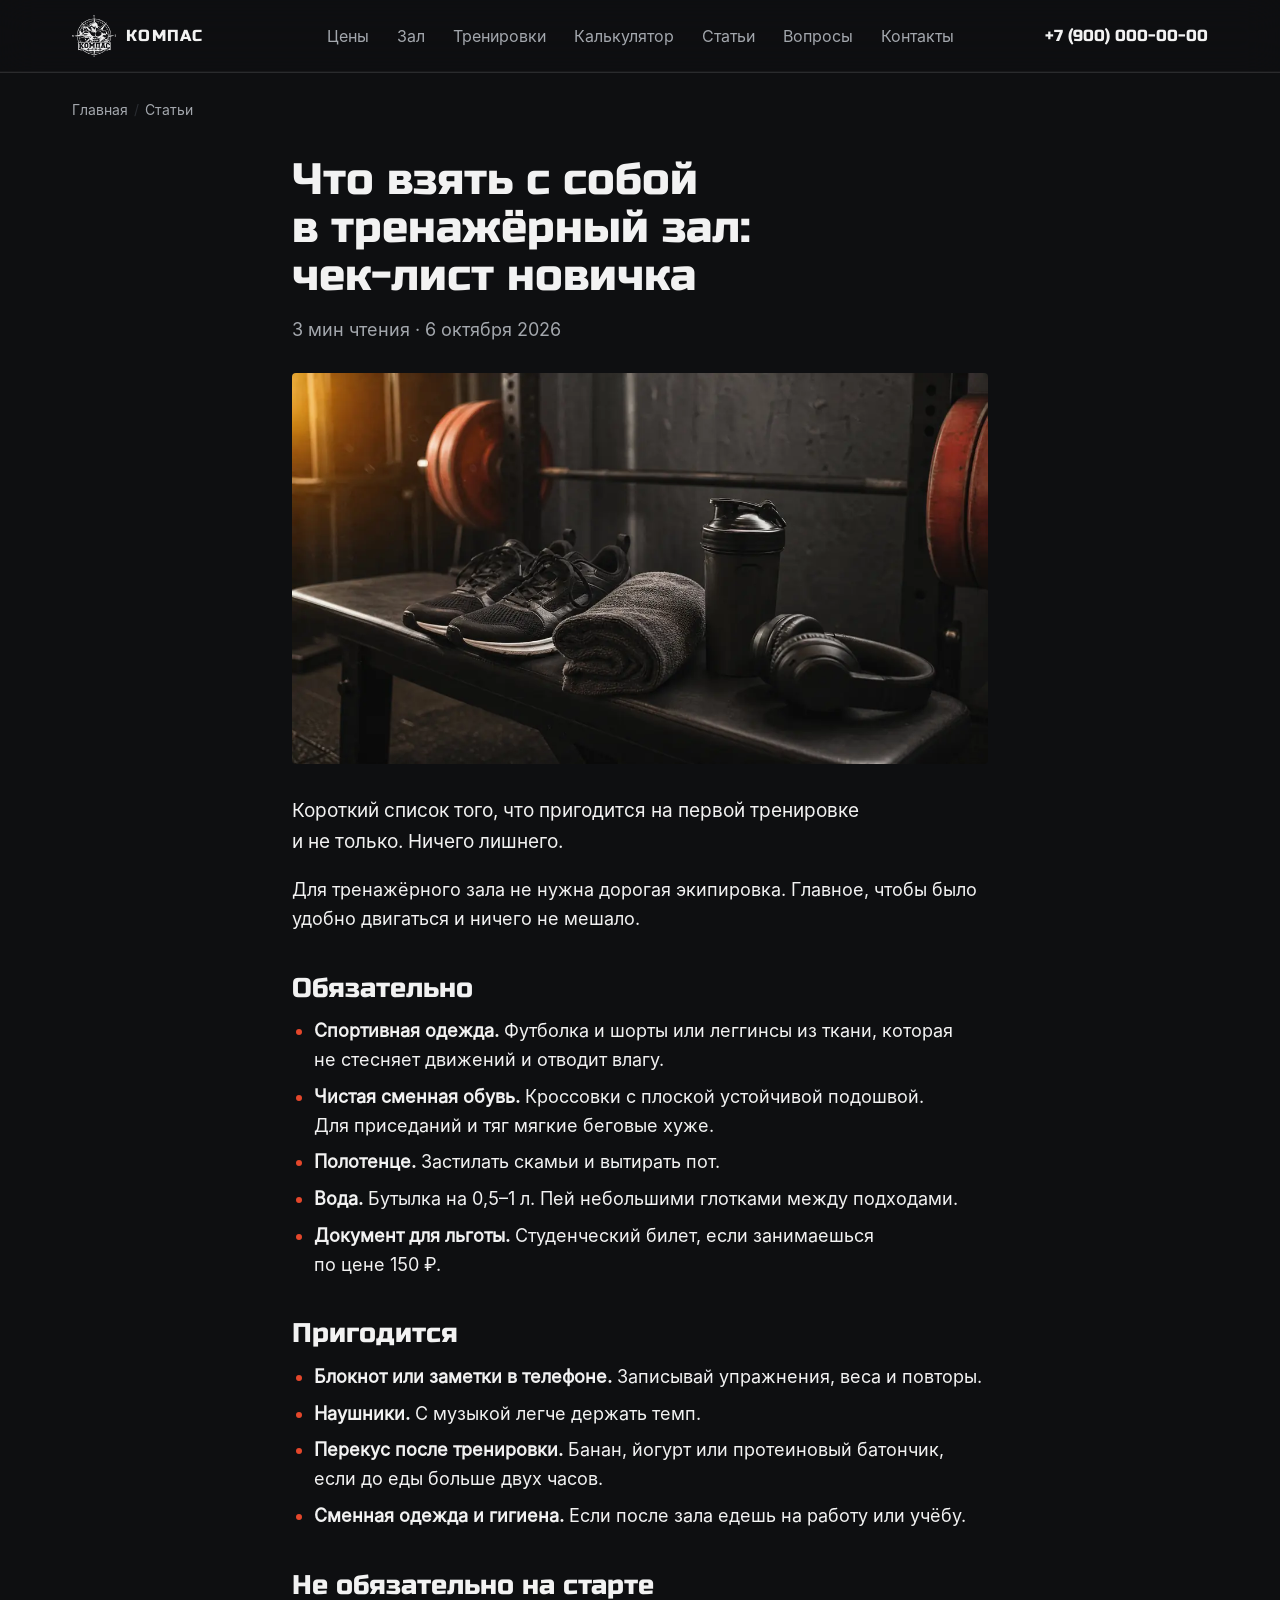
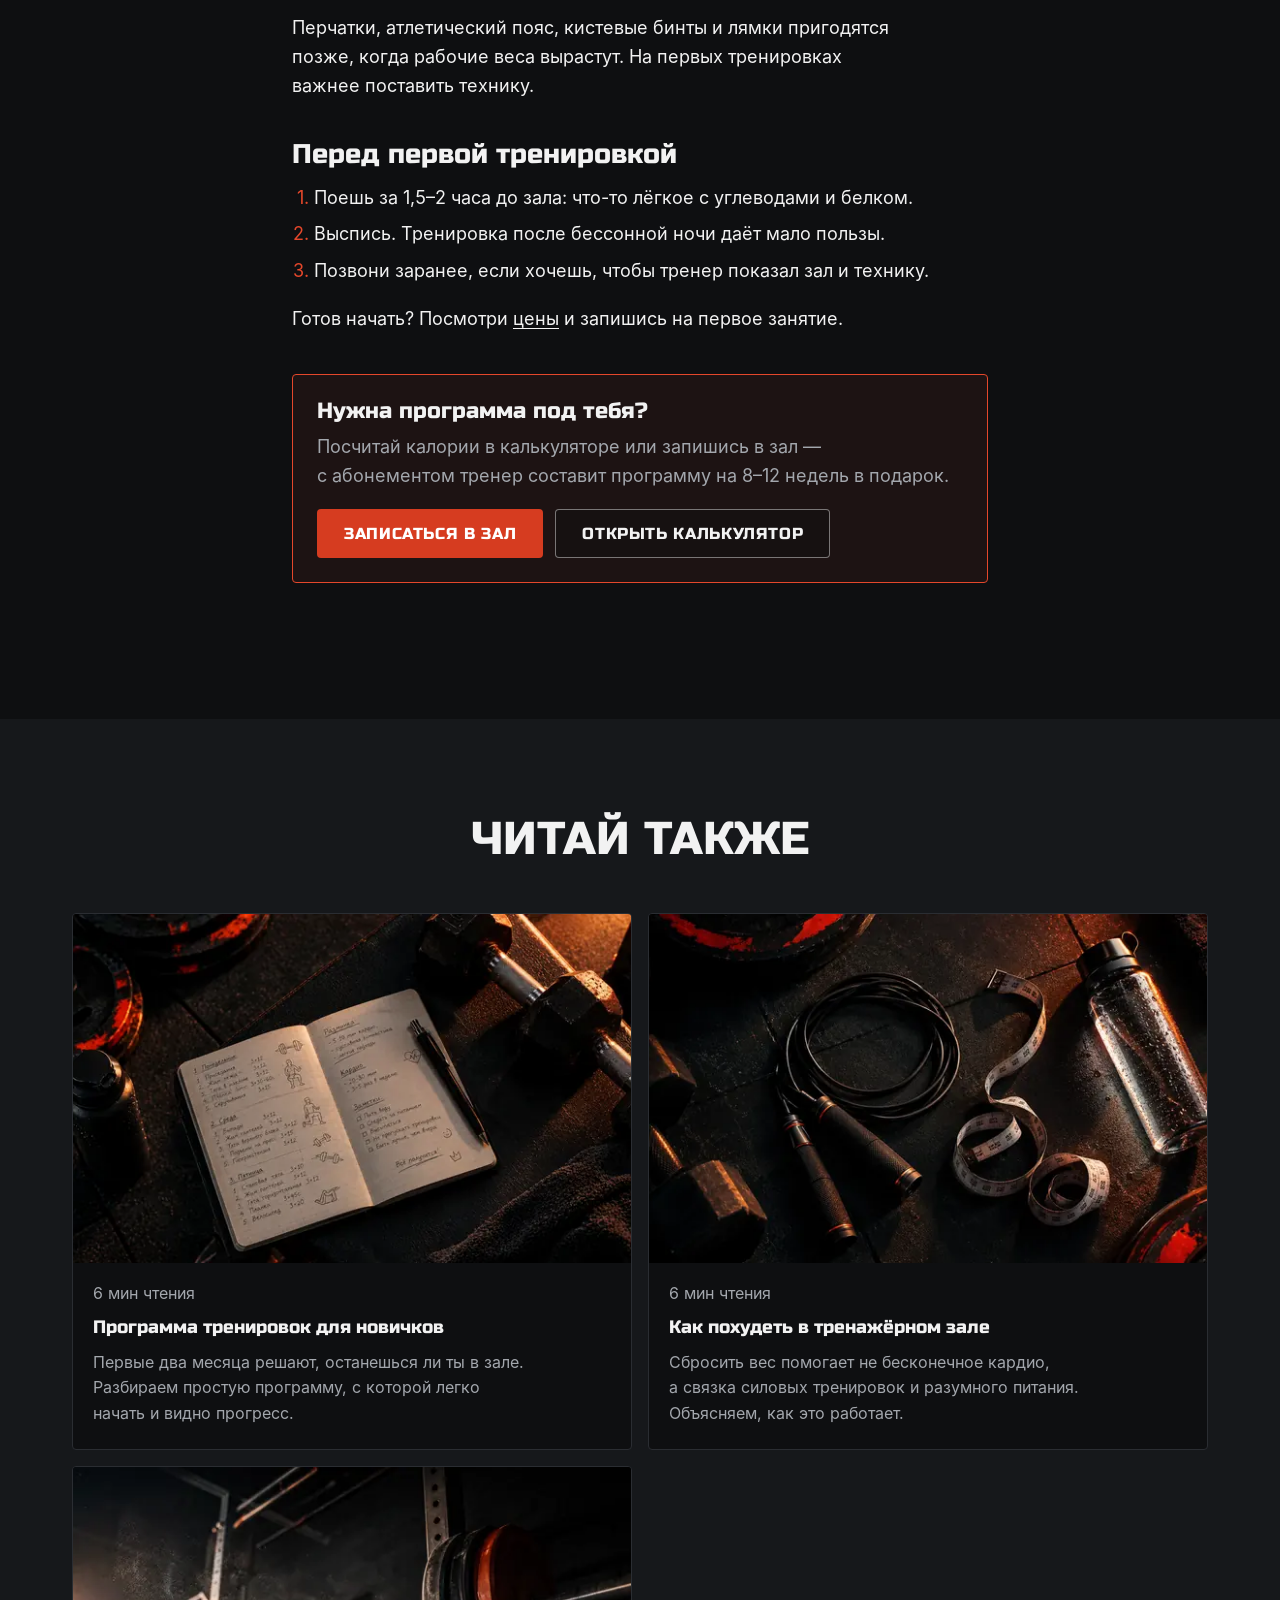
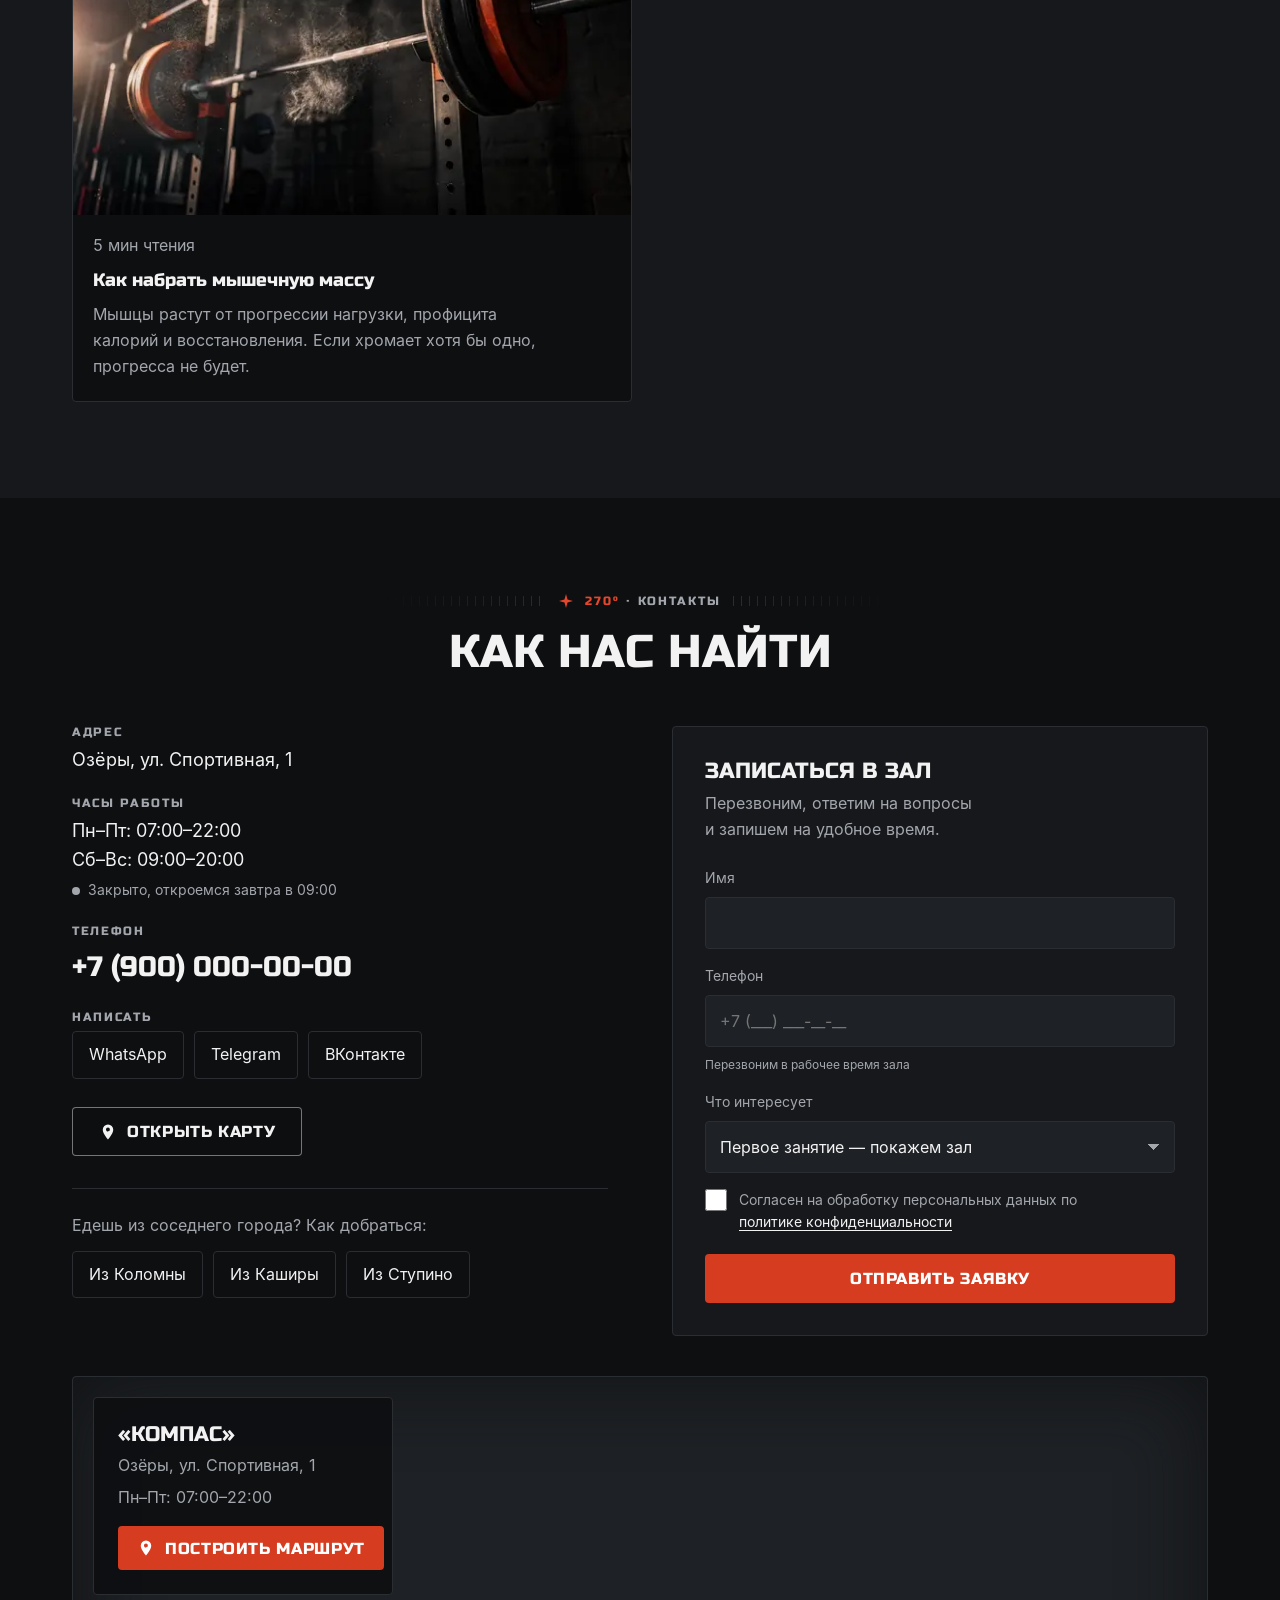
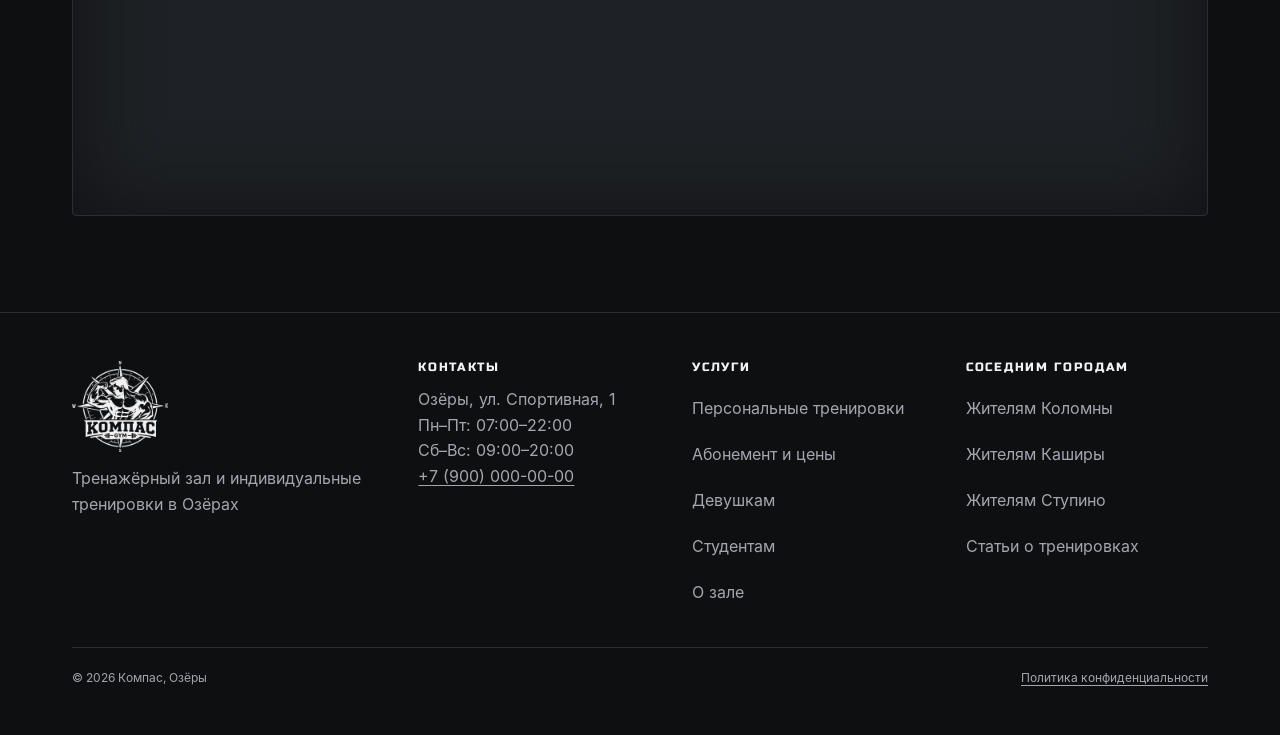
<file: stati/chto-vzyat-v-trenazhernyj-zal/index.html>
<!doctype html>
<html lang="ru" class="no-js" data-font="russo">
<head><meta name="robots" content="noindex, nofollow">
<meta charset="utf-8">
<meta name="viewport" content="width=device-width, initial-scale=1">
<title>Что взять с собой в тренажёрный зал: список для новичка — Компас</title>
<meta name="description" content="Одежда, обувь, вода и мелочи, которые пригодятся на первой тренировке. Простой список, чтобы ничего не забыть.">
<link rel="canonical" href="https://kompas-ozery.ru/stati/chto-vzyat-v-trenazhernyj-zal/">
<meta name="yandex-verification" content="0000000000000000">
<meta name="theme-color" content="#0E0F11">
<meta property="og:type" content="website">
<meta property="og:locale" content="ru_RU">
<meta property="og:site_name" content="Компас — тренажёрный зал в Озёрах">
<meta property="og:title" content="Что взять с собой в тренажёрный зал: список для новичка — Компас">
<meta property="og:description" content="Одежда, обувь, вода и мелочи, которые пригодятся на первой тренировке. Простой список, чтобы ничего не забыть.">
<meta property="og:url" content="https://kompas-ozery.ru/stati/chto-vzyat-v-trenazhernyj-zal/">
<meta property="og:image" content="https://kompas-ozery.ru/img/og.jpg">
<meta property="og:image:width" content="1200">
<meta property="og:image:height" content="630">
<link rel="icon" href="../../favicon.ico" sizes="any">
<link rel="icon" type="image/png" sizes="32x32" href="../../favicon-32.png">
<link rel="apple-touch-icon" href="../../apple-touch-icon.png">
<link rel="preload" href="../../fonts/Inter-Regular.woff" as="font" type="font/woff" crossorigin>
<link rel="preload" href="../../fonts/head.woff" as="font" type="font/woff" crossorigin>

<link rel="stylesheet" href="../../assets/style.css">
<script type="application/ld+json">{"@context": "https://schema.org", "@type": "ExerciseGym", "name": "Компас", "url": "https://kompas-ozery.ru/", "logo": "https://kompas-ozery.ru/img/logo-480.webp", "image": "https://kompas-ozery.ru/img/og.jpg", "telephone": "+79000000000", "priceRange": "150–2000 ₽", "address": {"@type": "PostalAddress", "streetAddress": "ул. Спортивная, 1", "addressLocality": "Озёры", "addressRegion": "Московская область", "postalCode": "140560", "addressCountry": "RU"}, "openingHours": ["Mo-Fr 07:00-22:00", "Sa-Su 09:00-20:00"], "areaServed": ["Озёры", "Коломна", "Кашира", "Ступино"], "sameAs": ["https://vk.com/kompas_ozery", "https://t.me/kompas_ozery"]}</script>
<script type="application/ld+json">{"@context": "https://schema.org", "@type": "Article", "headline": "Что взять с собой в тренажёрный зал: чек-лист новичка", "description": "Одежда, обувь, вода и мелочи, которые пригодятся на первой тренировке. Простой список, чтобы ничего не забыть.", "image": "https://kompas-ozery.ru/img/cover-bag-1200.webp", "datePublished": "2026-10-06", "dateModified": "2026-10-06", "author": {"@type": "Organization", "name": "Компас"}, "publisher": {"@type": "Organization", "name": "Компас", "logo": {"@type": "ImageObject", "url": "https://kompas-ozery.ru/img/logo-480.webp"}}, "mainEntityOfPage": "https://kompas-ozery.ru/stati/chto-vzyat-v-trenazhernyj-zal/"}</script>
<script type="application/ld+json">{"@context": "https://schema.org", "@type": "BreadcrumbList", "itemListElement": [{"@type": "ListItem", "position": 1, "name": "Главная", "item": "https://kompas-ozery.ru/"}, {"@type": "ListItem", "position": 2, "name": "Статьи", "item": "https://kompas-ozery.ru/stati/"}, {"@type": "ListItem", "position": 3, "name": "Что взять с собой в тренажёрный зал: чек-лист новичка", "item": "https://kompas-ozery.ru/stati/chto-vzyat-v-trenazhernyj-zal/"}]}</script>
<script>window.KOMPAS={metrika:0,whatsapp:"79000000000",formEndpoint:"",hours:[[[0, 1, 2, 3, 4], 420, 1320], [[5, 6], 540, 1200]]};</script>
<!-- Яндекс.Метрика -->
<script>(function(m,e,t,r,i,k,a){m[i]=m[i]||function(){(m[i].a=m[i].a||[]).push(arguments)};m[i].l=1*new Date();for(var j=0;j<document.scripts.length;j++){if(document.scripts[j].src===r){return;}}k=e.createElement(t),a=e.getElementsByTagName(t)[0],k.async=1,k.src=r,a.parentNode.insertBefore(k,a)})(window,document,"script","https://mc.yandex.ru/metrika/tag.js","ym");ym(00000000,"init",{clickmap:true,trackLinks:true,accurateTrackBounce:true,webvisor:true});</script>
<noscript><div><img src="https://mc.yandex.ru/watch/00000000" style="position:absolute;left:-9999px" alt=""></div></noscript>
</head>
<body>
<a class="skip" href="#main">Перейти к содержанию</a>
<header class="hdr hdr--page">
<div class="wrap hdr__in">
<a class="hdr__logo" href="../../index.html" aria-label="Компас — на главную"><img src="../../img/logo-160.webp" width="160" height="152" alt="Логотип тренажёрного зала Компас"><span>Компас</span></a>
<nav class="nav" aria-label="Основное меню"><a href="../../index.html#ceny">Цены</a><a href="../../index.html#zal">Зал</a><a href="../../index.html#trenirovki">Тренировки</a><a href="../../index.html#kalkulyator">Калькулятор</a><a href="../../index.html#stati">Статьи</a><a href="../../index.html#voprosy">Вопросы</a><a href="../../index.html#kontakty">Контакты</a></nav>
<a class="hdr__tel" href="tel:+79000000000" data-goal="phone_click">+7 (900) 000-00-00</a>
<button class="burger" type="button" aria-label="Меню" aria-expanded="false" aria-controls="mnav"><span></span></button>
</div>
<nav class="mnav" id="mnav" aria-label="Мобильное меню"><a href="../../index.html#ceny">Цены</a><a href="../../index.html#zal">Зал</a><a href="../../index.html#trenirovki">Тренировки</a><a href="../../index.html#kalkulyator">Калькулятор</a><a href="../../index.html#stati">Статьи</a><a href="../../index.html#voprosy">Вопросы</a><a href="../../index.html#kontakty">Контакты</a><a class="btn btn--main" href="tel:+79000000000" data-goal="phone_click"><svg viewBox="0 0 24 24" aria-hidden="true"><path fill="currentColor" d="M6.6 10.8a15.1 15.1 0 006.6 6.6l2.2-2.2c.3-.3.7-.4 1-.2 1.1.4 2.3.6 3.6.6.6 0 1 .4 1 1V20c0 .6-.4 1-1 1A17 17 0 013 4c0-.6.4-1 1-1h3.5c.6 0 1 .4 1 1 0 1.3.2 2.5.6 3.6.1.3 0 .7-.2 1z"/></svg>Позвонить</a></nav>
</header>

<nav class="crumbs wrap" aria-label="Хлебные крошки"><ol><li><a href="../../index.html">Главная</a></li><li><a href="../../stati/index.html">Статьи</a></li></ol></nav>
<main id="main">
<article class="sec" style="padding-top:16px">
<div class="wrap article">
<h1>Что взять с собой в тренажёрный зал: чек-лист новичка</h1>
<p class="article__meta">3 мин чтения · 6 октября 2026</p>
<figure class="article__cover"><img src="../../img/cover-bag-1200.webp" srcset="../../img/cover-bag-640.webp 640w, ../../img/cover-bag-1200.webp 1200w" sizes="(min-width:800px) 760px, 100vw" width="1200" height="675" alt="Что взять с собой в тренажёрный зал: чек-лист новичка" fetchpriority="high"></figure>
<p style="font-size:19px">Короткий список того, что пригодится на первой тренировке и не только. Ничего лишнего.</p>

<p>Для тренажёрного зала не нужна дорогая экипировка. Главное, чтобы было удобно двигаться и ничего не мешало.</p>
<h2>Обязательно</h2>
<ul>
<li><strong>Спортивная одежда.</strong> Футболка и шорты или леггинсы из ткани, которая не стесняет движений и отводит влагу.</li>
<li><strong>Чистая сменная обувь.</strong> Кроссовки с плоской устойчивой подошвой. Для приседаний и тяг мягкие беговые хуже.</li>
<li><strong>Полотенце.</strong> Застилать скамьи и вытирать пот.</li>
<li><strong>Вода.</strong> Бутылка на 0,5–⁠1 л. Пей небольшими глотками между подходами.</li>
<li><strong>Документ для льготы.</strong> Студенческий билет, если занимаешься по цене 150 ₽.</li>
</ul>
<h2>Пригодится</h2>
<ul>
<li><strong>Блокнот или заметки в телефоне.</strong> Записывай упражнения, веса и повторы.</li>
<li><strong>Наушники.</strong> С музыкой легче держать темп.</li>
<li><strong>Перекус после тренировки.</strong> Банан, йогурт или протеиновый батончик, если до еды больше двух часов.</li>
<li><strong>Сменная одежда и гигиена.</strong> Если после зала едешь на работу или учёбу.</li>
</ul>
<h2>Не обязательно на старте</h2>
<p>Перчатки, атлетический пояс, кистевые бинты и лямки пригодятся позже, когда рабочие веса вырастут. На первых тренировках важнее поставить технику.</p>
<h2>Перед первой тренировкой</h2>
<ol>
<li>Поешь за 1,5–⁠2 часа до зала: что-то лёгкое с углеводами и белком.</li>
<li>Выспись. Тренировка после бессонной ночи даёт мало пользы.</li>
<li>Позвони заранее, если хочешь, чтобы тренер показал зал и технику.</li>
</ol>
<p>Готов начать? Посмотри <a href="../../index.html#ceny">цены</a> и запишись на первое занятие.</p>

<div class="cta-box"><h2>Нужна программа под тебя?</h2><p>Посчитай калории в калькуляторе или запишись в зал — с абонементом тренер составит программу на 8–⁠12 недель в подарок.</p>
<div class="btns"><a class="btn btn--main" href="#zapis" data-goal="article_cta" data-pick="Первое занятие — покажем зал">Записаться в зал</a><a class="btn btn--ghost" href="../../index.html#kalkulyator">Открыть калькулятор</a></div></div>
</div>
</article>
<section class="sec sec--alt" aria-labelledby="rel-h"><div class="wrap"><div class="sec__head"><h2 id="rel-h">Читай также</h2></div><div class="arts"><a class="art rv" href="../../stati/programma-dlya-nachinayushchih/index.html"><div class="art__ph"><img src="../../img/cover-novice-1200.webp" srcset="../../img/cover-novice-640.webp 640w, ../../img/cover-novice-1200.webp 1200w" sizes="(min-width:1100px) 25vw, (min-width:768px) 50vw, 100vw" width="1200" height="675" alt="" loading="lazy" decoding="async"></div><div class="art__b"><p class="art__meta">6 мин чтения</p><h3>Программа тренировок для новичков</h3><p>Первые два месяца решают, останешься ли ты в зале. Разбираем простую программу, с которой легко начать и видно прогресс.</p></div></a><a class="art rv" href="../../stati/kak-pohudet-v-trenazhernom-zale/index.html"><div class="art__ph"><img src="../../img/cover-lose-1200.webp" srcset="../../img/cover-lose-640.webp 640w, ../../img/cover-lose-1200.webp 1200w" sizes="(min-width:1100px) 25vw, (min-width:768px) 50vw, 100vw" width="1200" height="675" alt="" loading="lazy" decoding="async"></div><div class="art__b"><p class="art__meta">6 мин чтения</p><h3>Как похудеть в тренажёрном зале</h3><p>Сбросить вес помогает не бесконечное кардио, а связка силовых тренировок и разумного питания. Объясняем, как это работает.</p></div></a><a class="art rv" href="../../stati/kak-nabrat-myshechnuyu-massu/index.html"><div class="art__ph"><img src="../../img/cover-mass-1200.webp" srcset="../../img/cover-mass-640.webp 640w, ../../img/cover-mass-1200.webp 1200w" sizes="(min-width:1100px) 25vw, (min-width:768px) 50vw, 100vw" width="1200" height="675" alt="" loading="lazy" decoding="async"></div><div class="art__b"><p class="art__meta">5 мин чтения</p><h3>Как набрать мышечную массу</h3><p>Мышцы растут от прогрессии нагрузки, профицита калорий и восстановления. Если хромает хотя бы одно, прогресса не будет.</p></div></a></div></div></section>
<section class="sec" id="kontakty" aria-labelledby="kontakty-h">
<div class="wrap">
<div class="sec__head rv"><div class="eyebrow"><svg class="star" viewBox="0 0 24 24" aria-hidden="true"><path fill="currentColor" d="M12 0l2.6 9.4L24 12l-9.4 2.6L12 24l-2.6-9.4L0 12l9.4-2.6z"/></svg><span><b>270°</b> · Контакты</span></div><h2 id="kontakty-h">Как нас найти</h2></div>
<div class="contacts">
<div class="rv">
<dl class="cinfo">
<div><dt>Адрес</dt><dd>Озёры, ул. Спортивная, 1</dd></div>
<div><dt>Часы работы</dt><dd>Пн–Пт: 07:00–⁠22:00<br>Сб–Вс: 09:00–⁠20:00<br><span class="open" data-open hidden></span></dd></div>
<div><dt>Телефон</dt><dd><a class="tel" href="tel:+79000000000" data-goal="phone_click">+7 (900) 000-00-00</a></dd></div>
<div><dt>Написать</dt><dd class="msgs"><a href="https://wa.me/79000000000" target="_blank" rel="noopener" data-goal="messenger_whatsapp">WhatsApp</a><a href="https://t.me/kompas_ozery" target="_blank" rel="noopener" data-goal="messenger_telegram">Telegram</a><a href="https://vk.com/kompas_ozery" target="_blank" rel="noopener" data-goal="messenger_vk">ВКонтакте</a></dd></div>
</dl>
<div class="route"><a class="btn btn--ghost" href="https://yandex.ru/maps/?text=Озёры%2C%20ул.%20Спортивная%2C%201" target="_blank" rel="noopener" data-goal="map_click"><svg viewBox="0 0 24 24" aria-hidden="true"><path fill="currentColor" d="M12 2a7 7 0 00-7 7c0 5.2 7 13 7 13s7-7.8 7-13a7 7 0 00-7-7zm0 9.5A2.5 2.5 0 1112 6a2.5 2.5 0 010 5z"/></svg>Открыть карту</a></div>
<div class="geo-links"><p>Едешь из соседнего города? Как добраться:</p><ul><li><a href="../../kolomna/index.html">Из Коломны</a></li><li><a href="../../kashira/index.html">Из Каширы</a></li><li><a href="../../stupino/index.html">Из Ступино</a></li></ul></div>
</div>
<div class="form rv" id="zapis">
<div class="form__body">
<h3>Записаться в зал</h3>
<p class="form__lead">Перезвоним, ответим на вопросы и запишем на удобное время.</p>
<form class="js-form" novalidate>
<div class="fld"><label for="f-name">Имя</label><input id="f-name" name="name" type="text" autocomplete="given-name" required><span class="fld__err">Напиши, как к тебе обращаться</span></div>
<div class="fld"><label for="f-phone">Телефон</label><input id="f-phone" name="phone" type="tel" inputmode="tel" autocomplete="tel" placeholder="+7 (___) ___-__-__" aria-describedby="f-phone-h" required><span class="fld__help" id="f-phone-h">Перезвоним в рабочее время зала</span><span class="fld__err">Введи номер в формате +7 (900) 000-00-00</span></div>
<div class="fld"><label for="f-what">Что интересует</label><select id="f-what" name="what">
<option selected>Первое занятие — покажем зал</option><option>Разовое 200 ₽</option><option>Разовое 150 ₽</option><option>Абонемент 2 000 ₽</option><option>Индивидуальная тренировка</option></select></div>
<input type="hidden" name="note" id="f-note"><p class="form__note" id="f-note-v" hidden></p>
<label class="agree"><input type="checkbox" name="agree" required><span>Согласен на обработку персональных данных по <a href="../../politika/index.html">политике конфиденциальности</a></span></label>
<p class="agree__err" role="alert">Отметь согласие, чтобы отправить заявку</p>
<button class="btn btn--main" type="submit">Отправить заявку</button>
</form>
</div>
<div class="form__ok form__ok--ok" role="status" aria-live="polite"><h3>Заявка отправлена</h3><p>Перезвоним в рабочее время зала и договоримся о первом занятии. Если удобнее, позвони сам: <a href="tel:+79000000000">+7 (900) 000-00-00</a>.</p></div>
<div class="form__ok form__ok--wa" role="status" aria-live="polite"><h3>Осталось отправить в WhatsApp</h3><p>Мы открыли WhatsApp с готовым сообщением. Нажми «Отправить» — и мы перезвоним.</p><a class="btn btn--main js-wa-again" href="https://wa.me/79000000000" target="_blank" rel="noopener">Открыть WhatsApp ещё раз</a><p class="form__alt">Или позвони: <a href="tel:+79000000000">+7 (900) 000-00-00</a></p></div>
</div>

</div>
<div class="map rv"><div class="map__card"><b>«Компас»</b><span>Озёры, ул. Спортивная, 1</span><span>Пн–Пт: 07:00–⁠22:00</span><a class="btn btn--main" href="https://yandex.ru/maps/?text=Озёры%2C%20ул.%20Спортивная%2C%201" target="_blank" rel="noopener" data-goal="map_click"><svg viewBox="0 0 24 24" aria-hidden="true"><path fill="currentColor" d="M12 2a7 7 0 00-7 7c0 5.2 7 13 7 13s7-7.8 7-13a7 7 0 00-7-7zm0 9.5A2.5 2.5 0 1112 6a2.5 2.5 0 010 5z"/></svg>Построить маршрут</a></div><div class="map__frame"><iframe src="https://yandex.ru/map-widget/v1/?ll=38.5600%2C54.8556&amp;z=16&amp;pt=38.5600%2C54.8556%2Cpm2rdl" loading="lazy" title="Тренажёрный зал Компас на Яндекс Картах" allowfullscreen></iframe></div></div>
</div>
</section>

</main>
<footer class="ftr">
<div class="wrap">
<div class="ftr__in">
<div><img src="../../img/logo-240.webp" width="240" height="228" alt="Компас — тренажёрный зал в Озёрах" loading="lazy"><p>Тренажёрный зал и индивидуальные тренировки в Озёрах</p></div>
<div><h4>Контакты</h4><p>Озёры, ул. Спортивная, 1<br>Пн–Пт: 07:00–⁠22:00<br>Сб–Вс: 09:00–⁠20:00<br><a href="tel:+79000000000" data-goal="phone_click">+7 (900) 000-00-00</a></p></div>
<div><h4>Услуги</h4><ul><li><a href="../../personalnye-trenirovki/index.html">Персональные тренировки</a></li><li><a href="../../abonement/index.html">Абонемент и цены</a></li><li><a href="../../trenirovki-dlya-devushek/index.html">Девушкам</a></li><li><a href="../../studentam/index.html">Студентам</a></li><li><a href="../../o-zale/index.html">О зале</a></li></ul></div>
<div><h4>Соседним городам</h4><ul><li><a href="../../kolomna/index.html">Жителям Коломны</a></li><li><a href="../../kashira/index.html">Жителям Каширы</a></li><li><a href="../../stupino/index.html">Жителям Ступино</a></li><li><a href="../../stati/index.html">Статьи о тренировках</a></li></ul></div>
</div>
<div class="ftr__copy"><span>© 2026 Компас, Озёры</span><a href="../../politika/index.html">Политика конфиденциальности</a></div>
</div>
</footer>
<div class="mbar" aria-label="Быстрая связь">
<a class="btn btn--ghost" href="tel:+79000000000" data-goal="phone_click"><svg viewBox="0 0 24 24" aria-hidden="true"><path fill="currentColor" d="M6.6 10.8a15.1 15.1 0 006.6 6.6l2.2-2.2c.3-.3.7-.4 1-.2 1.1.4 2.3.6 3.6.6.6 0 1 .4 1 1V20c0 .6-.4 1-1 1A17 17 0 013 4c0-.6.4-1 1-1h3.5c.6 0 1 .4 1 1 0 1.3.2 2.5.6 3.6.1.3 0 .7-.2 1z"/></svg>Позвонить</a>
<a class="btn btn--main" href="#zapis" data-goal="cta_sticky">Записаться в зал</a>
</div>
<script src="../../assets/main.js" defer></script>

</body>
</html>
</file>
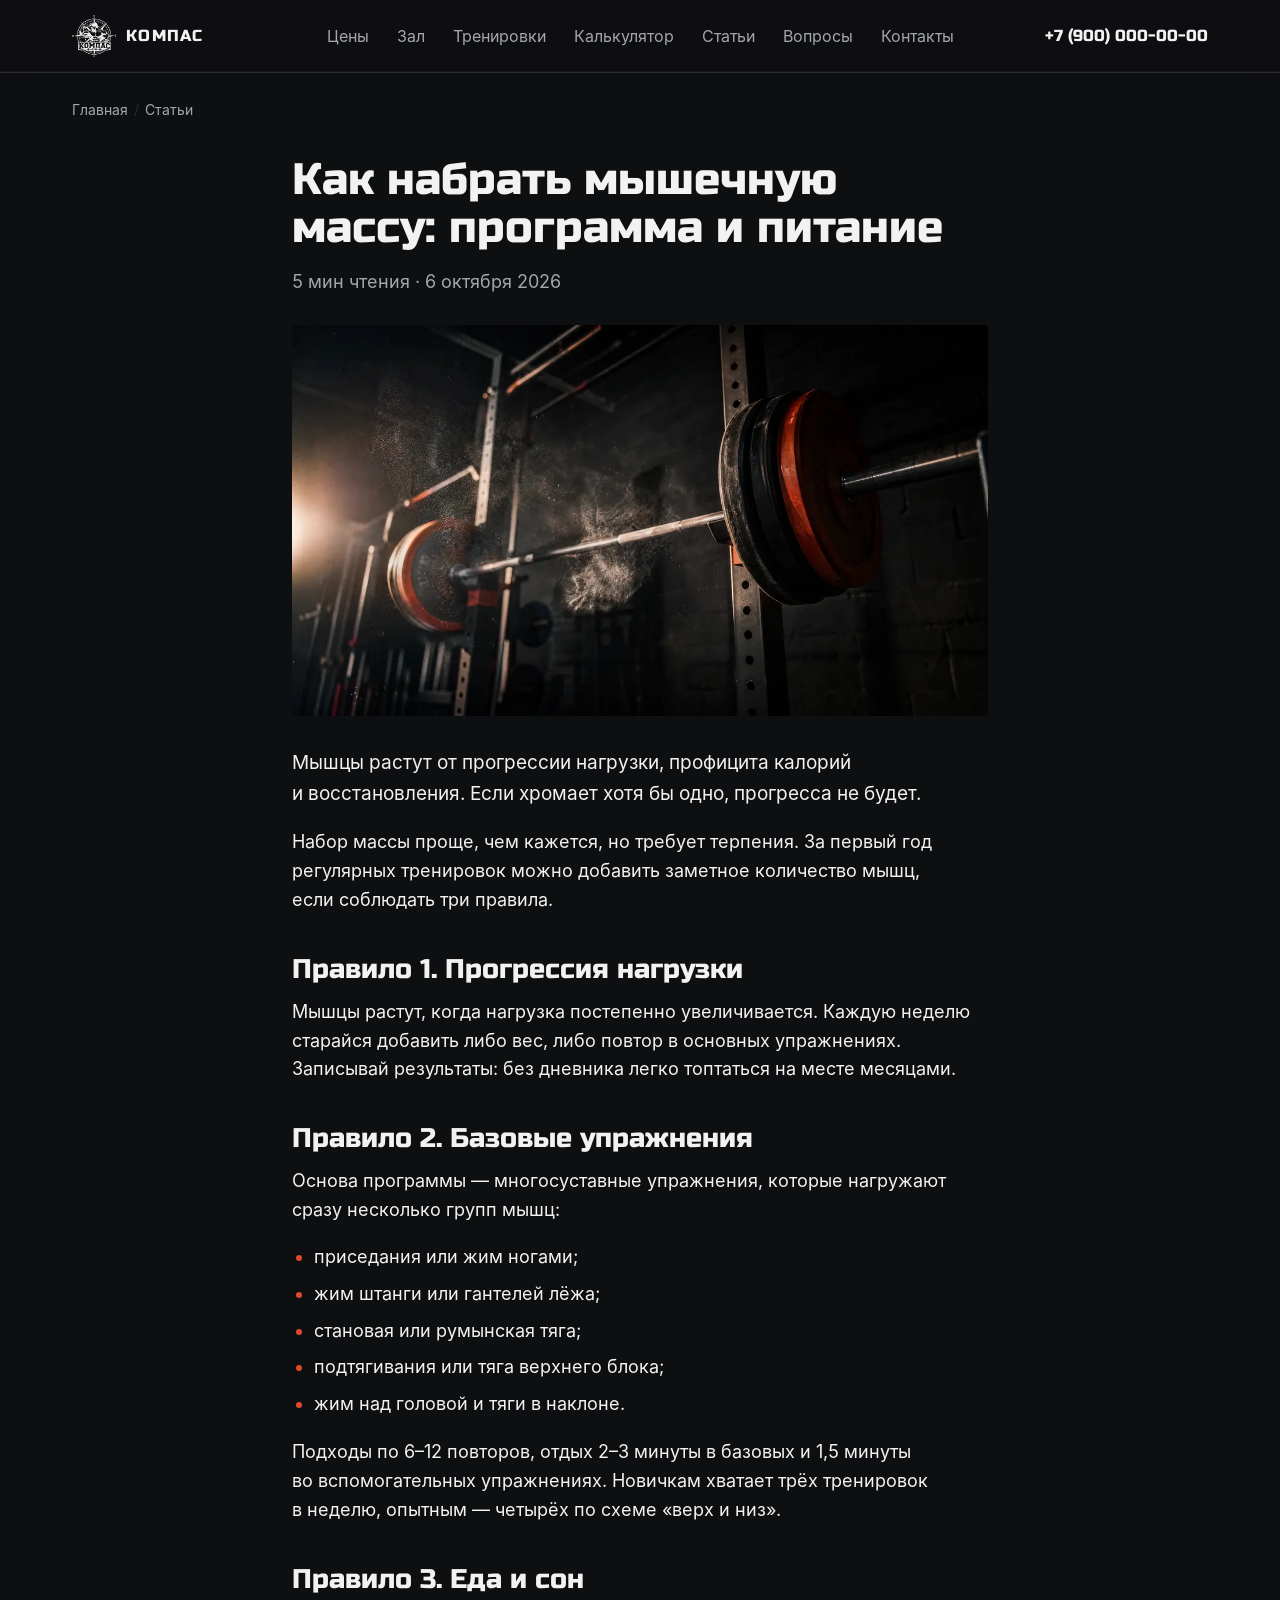
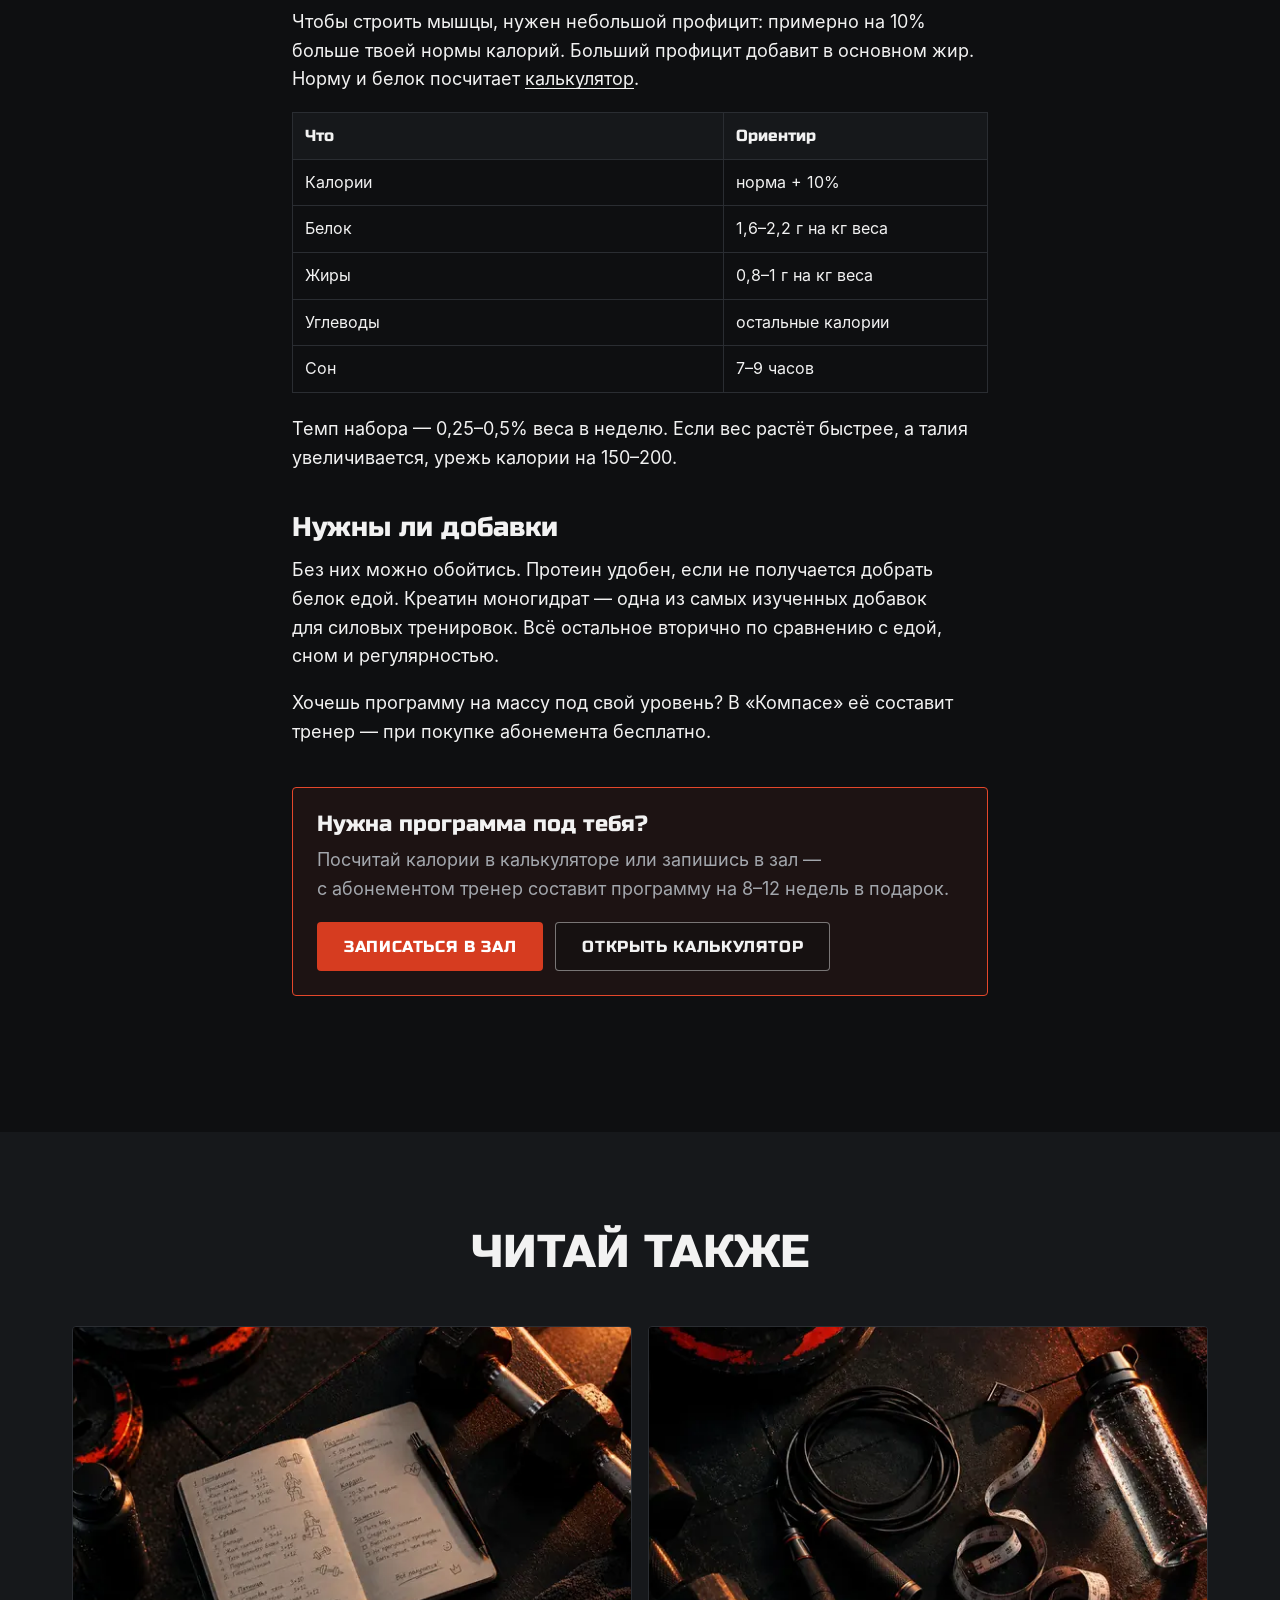
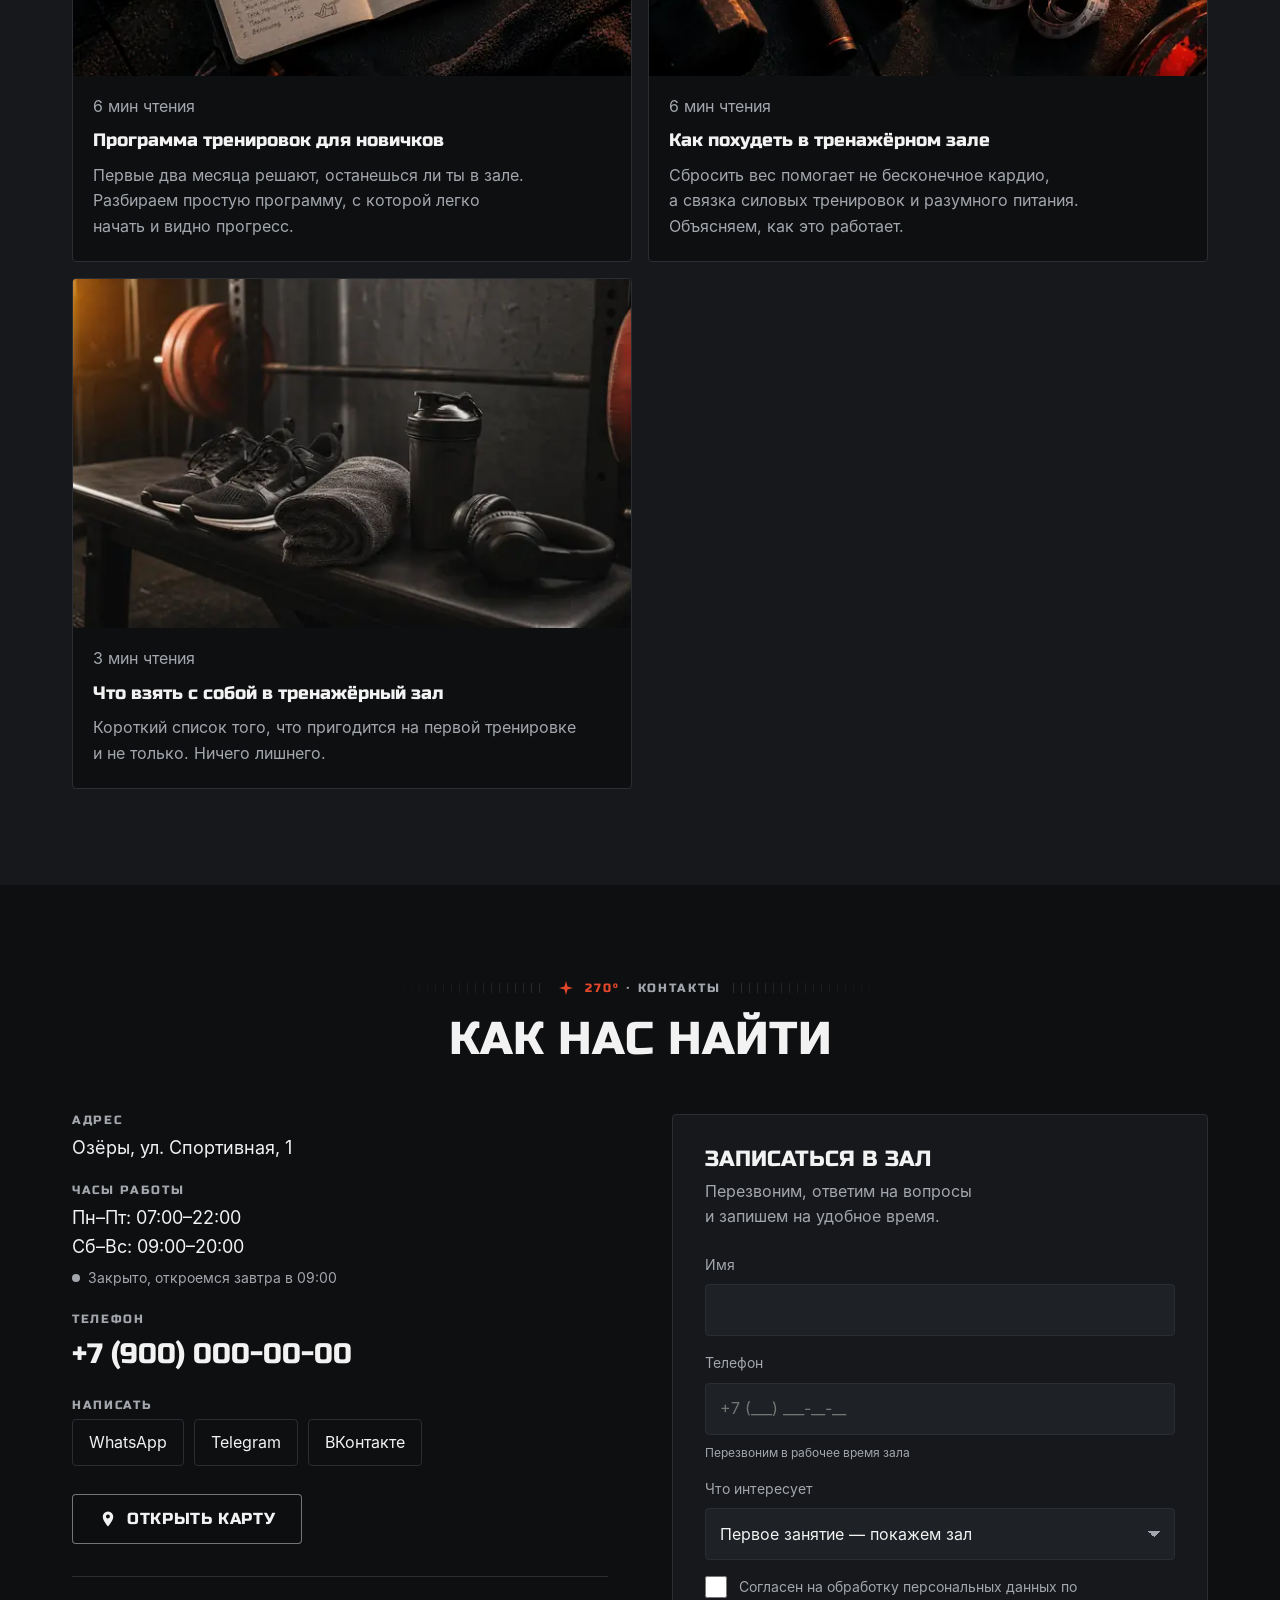
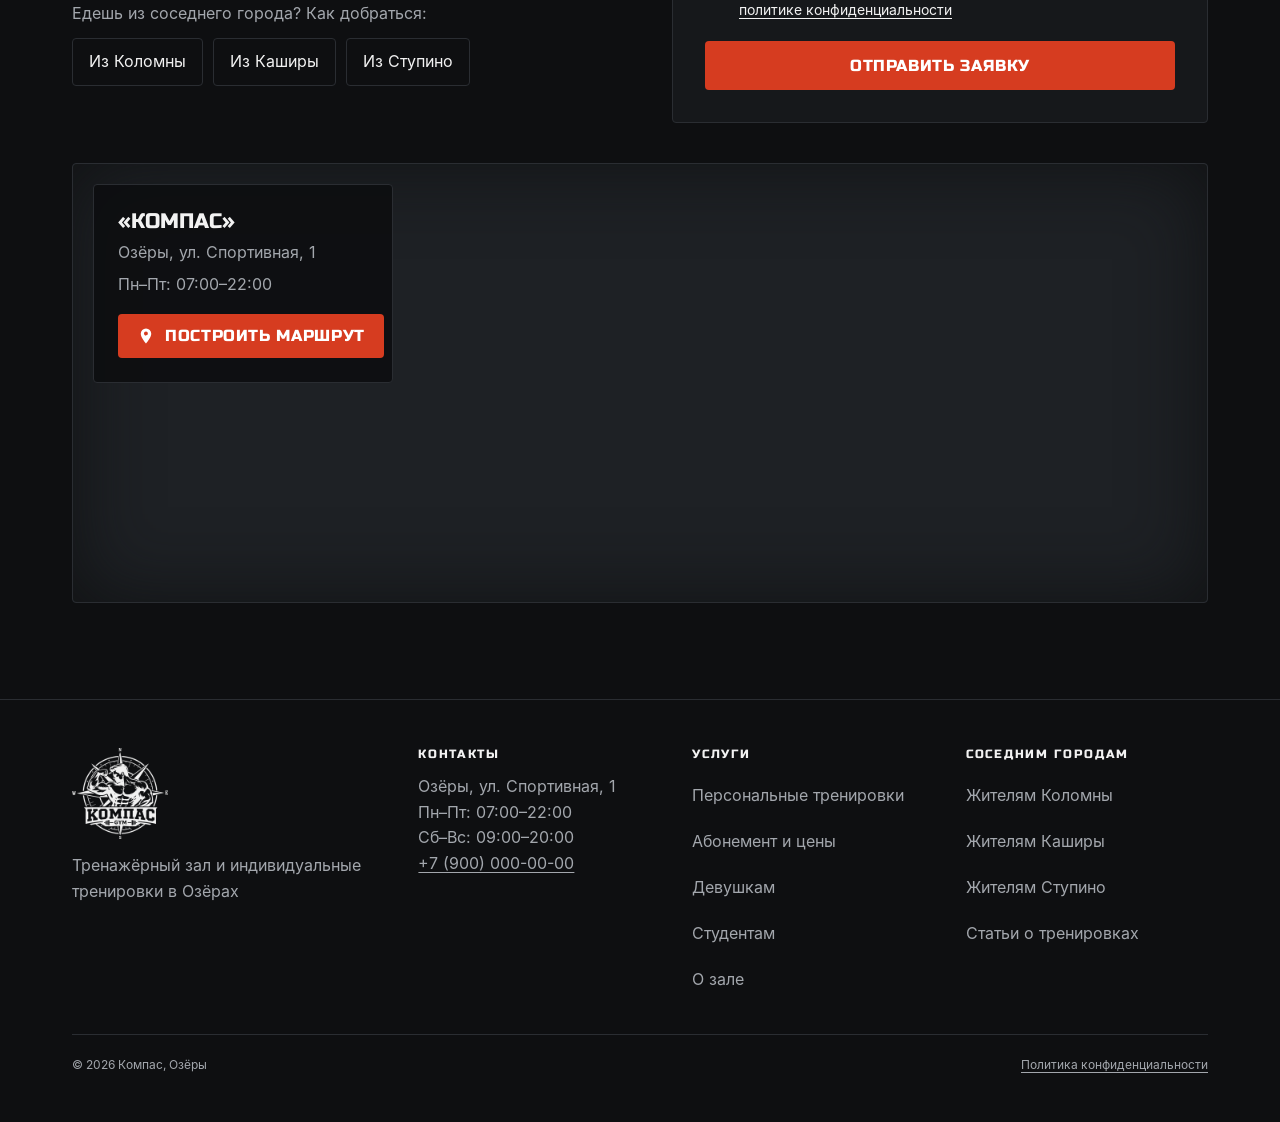
<file: stati/kak-nabrat-myshechnuyu-massu/index.html>
<!doctype html>
<html lang="ru" class="no-js" data-font="russo">
<head><meta name="robots" content="noindex, nofollow">
<meta charset="utf-8">
<meta name="viewport" content="width=device-width, initial-scale=1">
<title>Как набрать мышечную массу в зале: программа и питание — Компас</title>
<meta name="description" content="Сколько тренироваться для набора массы, как растить рабочие веса, сколько белка и калорий нужно и почему важен сон.">
<link rel="canonical" href="https://kompas-ozery.ru/stati/kak-nabrat-myshechnuyu-massu/">
<meta name="yandex-verification" content="0000000000000000">
<meta name="theme-color" content="#0E0F11">
<meta property="og:type" content="website">
<meta property="og:locale" content="ru_RU">
<meta property="og:site_name" content="Компас — тренажёрный зал в Озёрах">
<meta property="og:title" content="Как набрать мышечную массу в зале: программа и питание — Компас">
<meta property="og:description" content="Сколько тренироваться для набора массы, как растить рабочие веса, сколько белка и калорий нужно и почему важен сон.">
<meta property="og:url" content="https://kompas-ozery.ru/stati/kak-nabrat-myshechnuyu-massu/">
<meta property="og:image" content="https://kompas-ozery.ru/img/og.jpg">
<meta property="og:image:width" content="1200">
<meta property="og:image:height" content="630">
<link rel="icon" href="../../favicon.ico" sizes="any">
<link rel="icon" type="image/png" sizes="32x32" href="../../favicon-32.png">
<link rel="apple-touch-icon" href="../../apple-touch-icon.png">
<link rel="preload" href="../../fonts/Inter-Regular.woff" as="font" type="font/woff" crossorigin>
<link rel="preload" href="../../fonts/head.woff" as="font" type="font/woff" crossorigin>

<link rel="stylesheet" href="../../assets/style.css">
<script type="application/ld+json">{"@context": "https://schema.org", "@type": "ExerciseGym", "name": "Компас", "url": "https://kompas-ozery.ru/", "logo": "https://kompas-ozery.ru/img/logo-480.webp", "image": "https://kompas-ozery.ru/img/og.jpg", "telephone": "+79000000000", "priceRange": "150–2000 ₽", "address": {"@type": "PostalAddress", "streetAddress": "ул. Спортивная, 1", "addressLocality": "Озёры", "addressRegion": "Московская область", "postalCode": "140560", "addressCountry": "RU"}, "openingHours": ["Mo-Fr 07:00-22:00", "Sa-Su 09:00-20:00"], "areaServed": ["Озёры", "Коломна", "Кашира", "Ступино"], "sameAs": ["https://vk.com/kompas_ozery", "https://t.me/kompas_ozery"]}</script>
<script type="application/ld+json">{"@context": "https://schema.org", "@type": "Article", "headline": "Как набрать мышечную массу: программа и питание", "description": "Сколько тренироваться для набора массы, как растить рабочие веса, сколько белка и калорий нужно и почему важен сон.", "image": "https://kompas-ozery.ru/img/cover-mass-1200.webp", "datePublished": "2026-10-06", "dateModified": "2026-10-06", "author": {"@type": "Organization", "name": "Компас"}, "publisher": {"@type": "Organization", "name": "Компас", "logo": {"@type": "ImageObject", "url": "https://kompas-ozery.ru/img/logo-480.webp"}}, "mainEntityOfPage": "https://kompas-ozery.ru/stati/kak-nabrat-myshechnuyu-massu/"}</script>
<script type="application/ld+json">{"@context": "https://schema.org", "@type": "BreadcrumbList", "itemListElement": [{"@type": "ListItem", "position": 1, "name": "Главная", "item": "https://kompas-ozery.ru/"}, {"@type": "ListItem", "position": 2, "name": "Статьи", "item": "https://kompas-ozery.ru/stati/"}, {"@type": "ListItem", "position": 3, "name": "Как набрать мышечную массу: программа и питание", "item": "https://kompas-ozery.ru/stati/kak-nabrat-myshechnuyu-massu/"}]}</script>
<script>window.KOMPAS={metrika:0,whatsapp:"79000000000",formEndpoint:"",hours:[[[0, 1, 2, 3, 4], 420, 1320], [[5, 6], 540, 1200]]};</script>
<!-- Яндекс.Метрика -->
<script>(function(m,e,t,r,i,k,a){m[i]=m[i]||function(){(m[i].a=m[i].a||[]).push(arguments)};m[i].l=1*new Date();for(var j=0;j<document.scripts.length;j++){if(document.scripts[j].src===r){return;}}k=e.createElement(t),a=e.getElementsByTagName(t)[0],k.async=1,k.src=r,a.parentNode.insertBefore(k,a)})(window,document,"script","https://mc.yandex.ru/metrika/tag.js","ym");ym(00000000,"init",{clickmap:true,trackLinks:true,accurateTrackBounce:true,webvisor:true});</script>
<noscript><div><img src="https://mc.yandex.ru/watch/00000000" style="position:absolute;left:-9999px" alt=""></div></noscript>
</head>
<body>
<a class="skip" href="#main">Перейти к содержанию</a>
<header class="hdr hdr--page">
<div class="wrap hdr__in">
<a class="hdr__logo" href="../../index.html" aria-label="Компас — на главную"><img src="../../img/logo-160.webp" width="160" height="152" alt="Логотип тренажёрного зала Компас"><span>Компас</span></a>
<nav class="nav" aria-label="Основное меню"><a href="../../index.html#ceny">Цены</a><a href="../../index.html#zal">Зал</a><a href="../../index.html#trenirovki">Тренировки</a><a href="../../index.html#kalkulyator">Калькулятор</a><a href="../../index.html#stati">Статьи</a><a href="../../index.html#voprosy">Вопросы</a><a href="../../index.html#kontakty">Контакты</a></nav>
<a class="hdr__tel" href="tel:+79000000000" data-goal="phone_click">+7 (900) 000-00-00</a>
<button class="burger" type="button" aria-label="Меню" aria-expanded="false" aria-controls="mnav"><span></span></button>
</div>
<nav class="mnav" id="mnav" aria-label="Мобильное меню"><a href="../../index.html#ceny">Цены</a><a href="../../index.html#zal">Зал</a><a href="../../index.html#trenirovki">Тренировки</a><a href="../../index.html#kalkulyator">Калькулятор</a><a href="../../index.html#stati">Статьи</a><a href="../../index.html#voprosy">Вопросы</a><a href="../../index.html#kontakty">Контакты</a><a class="btn btn--main" href="tel:+79000000000" data-goal="phone_click"><svg viewBox="0 0 24 24" aria-hidden="true"><path fill="currentColor" d="M6.6 10.8a15.1 15.1 0 006.6 6.6l2.2-2.2c.3-.3.7-.4 1-.2 1.1.4 2.3.6 3.6.6.6 0 1 .4 1 1V20c0 .6-.4 1-1 1A17 17 0 013 4c0-.6.4-1 1-1h3.5c.6 0 1 .4 1 1 0 1.3.2 2.5.6 3.6.1.3 0 .7-.2 1z"/></svg>Позвонить</a></nav>
</header>

<nav class="crumbs wrap" aria-label="Хлебные крошки"><ol><li><a href="../../index.html">Главная</a></li><li><a href="../../stati/index.html">Статьи</a></li></ol></nav>
<main id="main">
<article class="sec" style="padding-top:16px">
<div class="wrap article">
<h1>Как набрать мышечную массу: программа и питание</h1>
<p class="article__meta">5 мин чтения · 6 октября 2026</p>
<figure class="article__cover"><img src="../../img/cover-mass-1200.webp" srcset="../../img/cover-mass-640.webp 640w, ../../img/cover-mass-1200.webp 1200w" sizes="(min-width:800px) 760px, 100vw" width="1200" height="675" alt="Как набрать мышечную массу: программа и питание" fetchpriority="high"></figure>
<p style="font-size:19px">Мышцы растут от прогрессии нагрузки, профицита калорий и восстановления. Если хромает хотя бы одно, прогресса не будет.</p>

<p>Набор массы проще, чем кажется, но требует терпения. За первый год регулярных тренировок можно добавить заметное количество мышц, если соблюдать три правила.</p>
<h2>Правило 1. Прогрессия нагрузки</h2>
<p>Мышцы растут, когда нагрузка постепенно увеличивается. Каждую неделю старайся добавить либо вес, либо повтор в основных упражнениях. Записывай результаты: без дневника легко топтаться на месте месяцами.</p>
<h2>Правило 2. Базовые упражнения</h2>
<p>Основа программы — многосуставные упражнения, которые нагружают сразу несколько групп мышц:</p>
<ul>
<li>приседания или жим ногами;</li>
<li>жим штанги или гантелей лёжа;</li>
<li>становая или румынская тяга;</li>
<li>подтягивания или тяга верхнего блока;</li>
<li>жим над головой и тяги в наклоне.</li>
</ul>
<p>Подходы по 6–⁠12 повторов, отдых 2–⁠3 минуты в базовых и 1,5 минуты во вспомогательных упражнениях. Новичкам хватает трёх тренировок в неделю, опытным — четырёх по схеме «верх и низ».</p>
<h2>Правило 3. Еда и сон</h2>
<p>Чтобы строить мышцы, нужен небольшой профицит: примерно на 10% больше твоей нормы калорий. Больший профицит добавит в основном жир. Норму и белок посчитает <a href="../../index.html#kalkulyator">калькулятор</a>.</p>
<div class="tbl"><table>
<tr><th>Что</th><th>Ориентир</th></tr>
<tr><td>Калории</td><td>норма + 10%</td></tr>
<tr><td>Белок</td><td>1,6–⁠2,2 г на кг веса</td></tr>
<tr><td>Жиры</td><td>0,8–⁠1 г на кг веса</td></tr>
<tr><td>Углеводы</td><td>остальные калории</td></tr>
<tr><td>Сон</td><td>7–⁠9 часов</td></tr>
</table></div>
<p>Темп набора — 0,25–⁠0,5% веса в неделю. Если вес растёт быстрее, а талия увеличивается, урежь калории на 150–⁠200.</p>
<h2>Нужны ли добавки</h2>
<p>Без них можно обойтись. Протеин удобен, если не получается добрать белок едой. Креатин моногидрат — одна из самых изученных добавок для силовых тренировок. Всё остальное вторично по сравнению с едой, сном и регулярностью.</p>
<p>Хочешь программу на массу под свой уровень? В «Компасе» её составит тренер — при покупке абонемента бесплатно.</p>

<div class="cta-box"><h2>Нужна программа под тебя?</h2><p>Посчитай калории в калькуляторе или запишись в зал — с абонементом тренер составит программу на 8–⁠12 недель в подарок.</p>
<div class="btns"><a class="btn btn--main" href="#zapis" data-goal="article_cta" data-pick="Первое занятие — покажем зал">Записаться в зал</a><a class="btn btn--ghost" href="../../index.html#kalkulyator">Открыть калькулятор</a></div></div>
</div>
</article>
<section class="sec sec--alt" aria-labelledby="rel-h"><div class="wrap"><div class="sec__head"><h2 id="rel-h">Читай также</h2></div><div class="arts"><a class="art rv" href="../../stati/programma-dlya-nachinayushchih/index.html"><div class="art__ph"><img src="../../img/cover-novice-1200.webp" srcset="../../img/cover-novice-640.webp 640w, ../../img/cover-novice-1200.webp 1200w" sizes="(min-width:1100px) 25vw, (min-width:768px) 50vw, 100vw" width="1200" height="675" alt="" loading="lazy" decoding="async"></div><div class="art__b"><p class="art__meta">6 мин чтения</p><h3>Программа тренировок для новичков</h3><p>Первые два месяца решают, останешься ли ты в зале. Разбираем простую программу, с которой легко начать и видно прогресс.</p></div></a><a class="art rv" href="../../stati/kak-pohudet-v-trenazhernom-zale/index.html"><div class="art__ph"><img src="../../img/cover-lose-1200.webp" srcset="../../img/cover-lose-640.webp 640w, ../../img/cover-lose-1200.webp 1200w" sizes="(min-width:1100px) 25vw, (min-width:768px) 50vw, 100vw" width="1200" height="675" alt="" loading="lazy" decoding="async"></div><div class="art__b"><p class="art__meta">6 мин чтения</p><h3>Как похудеть в тренажёрном зале</h3><p>Сбросить вес помогает не бесконечное кардио, а связка силовых тренировок и разумного питания. Объясняем, как это работает.</p></div></a><a class="art rv" href="../../stati/chto-vzyat-v-trenazhernyj-zal/index.html"><div class="art__ph"><img src="../../img/cover-bag-1200.webp" srcset="../../img/cover-bag-640.webp 640w, ../../img/cover-bag-1200.webp 1200w" sizes="(min-width:1100px) 25vw, (min-width:768px) 50vw, 100vw" width="1200" height="675" alt="" loading="lazy" decoding="async"></div><div class="art__b"><p class="art__meta">3 мин чтения</p><h3>Что взять с собой в тренажёрный зал</h3><p>Короткий список того, что пригодится на первой тренировке и не только. Ничего лишнего.</p></div></a></div></div></section>
<section class="sec" id="kontakty" aria-labelledby="kontakty-h">
<div class="wrap">
<div class="sec__head rv"><div class="eyebrow"><svg class="star" viewBox="0 0 24 24" aria-hidden="true"><path fill="currentColor" d="M12 0l2.6 9.4L24 12l-9.4 2.6L12 24l-2.6-9.4L0 12l9.4-2.6z"/></svg><span><b>270°</b> · Контакты</span></div><h2 id="kontakty-h">Как нас найти</h2></div>
<div class="contacts">
<div class="rv">
<dl class="cinfo">
<div><dt>Адрес</dt><dd>Озёры, ул. Спортивная, 1</dd></div>
<div><dt>Часы работы</dt><dd>Пн–Пт: 07:00–⁠22:00<br>Сб–Вс: 09:00–⁠20:00<br><span class="open" data-open hidden></span></dd></div>
<div><dt>Телефон</dt><dd><a class="tel" href="tel:+79000000000" data-goal="phone_click">+7 (900) 000-00-00</a></dd></div>
<div><dt>Написать</dt><dd class="msgs"><a href="https://wa.me/79000000000" target="_blank" rel="noopener" data-goal="messenger_whatsapp">WhatsApp</a><a href="https://t.me/kompas_ozery" target="_blank" rel="noopener" data-goal="messenger_telegram">Telegram</a><a href="https://vk.com/kompas_ozery" target="_blank" rel="noopener" data-goal="messenger_vk">ВКонтакте</a></dd></div>
</dl>
<div class="route"><a class="btn btn--ghost" href="https://yandex.ru/maps/?text=Озёры%2C%20ул.%20Спортивная%2C%201" target="_blank" rel="noopener" data-goal="map_click"><svg viewBox="0 0 24 24" aria-hidden="true"><path fill="currentColor" d="M12 2a7 7 0 00-7 7c0 5.2 7 13 7 13s7-7.8 7-13a7 7 0 00-7-7zm0 9.5A2.5 2.5 0 1112 6a2.5 2.5 0 010 5z"/></svg>Открыть карту</a></div>
<div class="geo-links"><p>Едешь из соседнего города? Как добраться:</p><ul><li><a href="../../kolomna/index.html">Из Коломны</a></li><li><a href="../../kashira/index.html">Из Каширы</a></li><li><a href="../../stupino/index.html">Из Ступино</a></li></ul></div>
</div>
<div class="form rv" id="zapis">
<div class="form__body">
<h3>Записаться в зал</h3>
<p class="form__lead">Перезвоним, ответим на вопросы и запишем на удобное время.</p>
<form class="js-form" novalidate>
<div class="fld"><label for="f-name">Имя</label><input id="f-name" name="name" type="text" autocomplete="given-name" required><span class="fld__err">Напиши, как к тебе обращаться</span></div>
<div class="fld"><label for="f-phone">Телефон</label><input id="f-phone" name="phone" type="tel" inputmode="tel" autocomplete="tel" placeholder="+7 (___) ___-__-__" aria-describedby="f-phone-h" required><span class="fld__help" id="f-phone-h">Перезвоним в рабочее время зала</span><span class="fld__err">Введи номер в формате +7 (900) 000-00-00</span></div>
<div class="fld"><label for="f-what">Что интересует</label><select id="f-what" name="what">
<option selected>Первое занятие — покажем зал</option><option>Разовое 200 ₽</option><option>Разовое 150 ₽</option><option>Абонемент 2 000 ₽</option><option>Индивидуальная тренировка</option></select></div>
<input type="hidden" name="note" id="f-note"><p class="form__note" id="f-note-v" hidden></p>
<label class="agree"><input type="checkbox" name="agree" required><span>Согласен на обработку персональных данных по <a href="../../politika/index.html">политике конфиденциальности</a></span></label>
<p class="agree__err" role="alert">Отметь согласие, чтобы отправить заявку</p>
<button class="btn btn--main" type="submit">Отправить заявку</button>
</form>
</div>
<div class="form__ok form__ok--ok" role="status" aria-live="polite"><h3>Заявка отправлена</h3><p>Перезвоним в рабочее время зала и договоримся о первом занятии. Если удобнее, позвони сам: <a href="tel:+79000000000">+7 (900) 000-00-00</a>.</p></div>
<div class="form__ok form__ok--wa" role="status" aria-live="polite"><h3>Осталось отправить в WhatsApp</h3><p>Мы открыли WhatsApp с готовым сообщением. Нажми «Отправить» — и мы перезвоним.</p><a class="btn btn--main js-wa-again" href="https://wa.me/79000000000" target="_blank" rel="noopener">Открыть WhatsApp ещё раз</a><p class="form__alt">Или позвони: <a href="tel:+79000000000">+7 (900) 000-00-00</a></p></div>
</div>

</div>
<div class="map rv"><div class="map__card"><b>«Компас»</b><span>Озёры, ул. Спортивная, 1</span><span>Пн–Пт: 07:00–⁠22:00</span><a class="btn btn--main" href="https://yandex.ru/maps/?text=Озёры%2C%20ул.%20Спортивная%2C%201" target="_blank" rel="noopener" data-goal="map_click"><svg viewBox="0 0 24 24" aria-hidden="true"><path fill="currentColor" d="M12 2a7 7 0 00-7 7c0 5.2 7 13 7 13s7-7.8 7-13a7 7 0 00-7-7zm0 9.5A2.5 2.5 0 1112 6a2.5 2.5 0 010 5z"/></svg>Построить маршрут</a></div><div class="map__frame"><iframe src="https://yandex.ru/map-widget/v1/?ll=38.5600%2C54.8556&amp;z=16&amp;pt=38.5600%2C54.8556%2Cpm2rdl" loading="lazy" title="Тренажёрный зал Компас на Яндекс Картах" allowfullscreen></iframe></div></div>
</div>
</section>

</main>
<footer class="ftr">
<div class="wrap">
<div class="ftr__in">
<div><img src="../../img/logo-240.webp" width="240" height="228" alt="Компас — тренажёрный зал в Озёрах" loading="lazy"><p>Тренажёрный зал и индивидуальные тренировки в Озёрах</p></div>
<div><h4>Контакты</h4><p>Озёры, ул. Спортивная, 1<br>Пн–Пт: 07:00–⁠22:00<br>Сб–Вс: 09:00–⁠20:00<br><a href="tel:+79000000000" data-goal="phone_click">+7 (900) 000-00-00</a></p></div>
<div><h4>Услуги</h4><ul><li><a href="../../personalnye-trenirovki/index.html">Персональные тренировки</a></li><li><a href="../../abonement/index.html">Абонемент и цены</a></li><li><a href="../../trenirovki-dlya-devushek/index.html">Девушкам</a></li><li><a href="../../studentam/index.html">Студентам</a></li><li><a href="../../o-zale/index.html">О зале</a></li></ul></div>
<div><h4>Соседним городам</h4><ul><li><a href="../../kolomna/index.html">Жителям Коломны</a></li><li><a href="../../kashira/index.html">Жителям Каширы</a></li><li><a href="../../stupino/index.html">Жителям Ступино</a></li><li><a href="../../stati/index.html">Статьи о тренировках</a></li></ul></div>
</div>
<div class="ftr__copy"><span>© 2026 Компас, Озёры</span><a href="../../politika/index.html">Политика конфиденциальности</a></div>
</div>
</footer>
<div class="mbar" aria-label="Быстрая связь">
<a class="btn btn--ghost" href="tel:+79000000000" data-goal="phone_click"><svg viewBox="0 0 24 24" aria-hidden="true"><path fill="currentColor" d="M6.6 10.8a15.1 15.1 0 006.6 6.6l2.2-2.2c.3-.3.7-.4 1-.2 1.1.4 2.3.6 3.6.6.6 0 1 .4 1 1V20c0 .6-.4 1-1 1A17 17 0 013 4c0-.6.4-1 1-1h3.5c.6 0 1 .4 1 1 0 1.3.2 2.5.6 3.6.1.3 0 .7-.2 1z"/></svg>Позвонить</a>
<a class="btn btn--main" href="#zapis" data-goal="cta_sticky">Записаться в зал</a>
</div>
<script src="../../assets/main.js" defer></script>

</body>
</html>
</file>
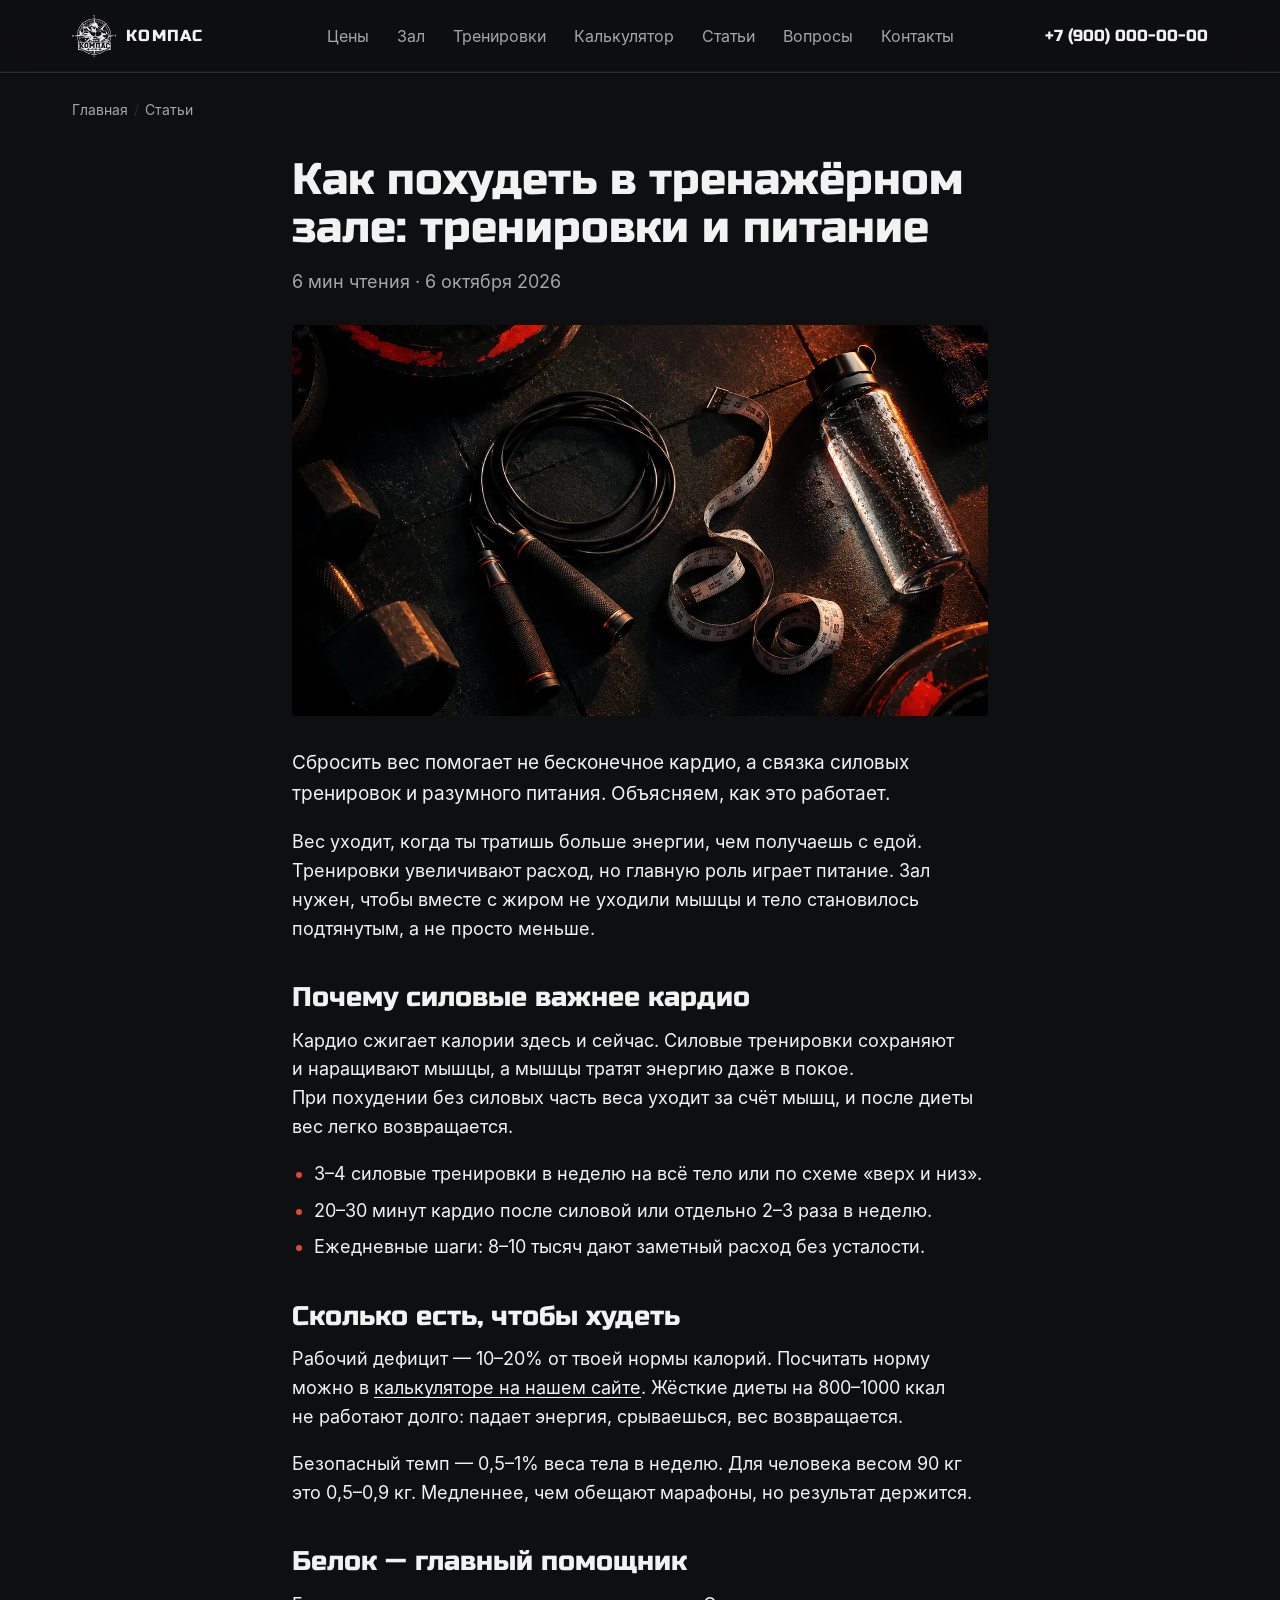
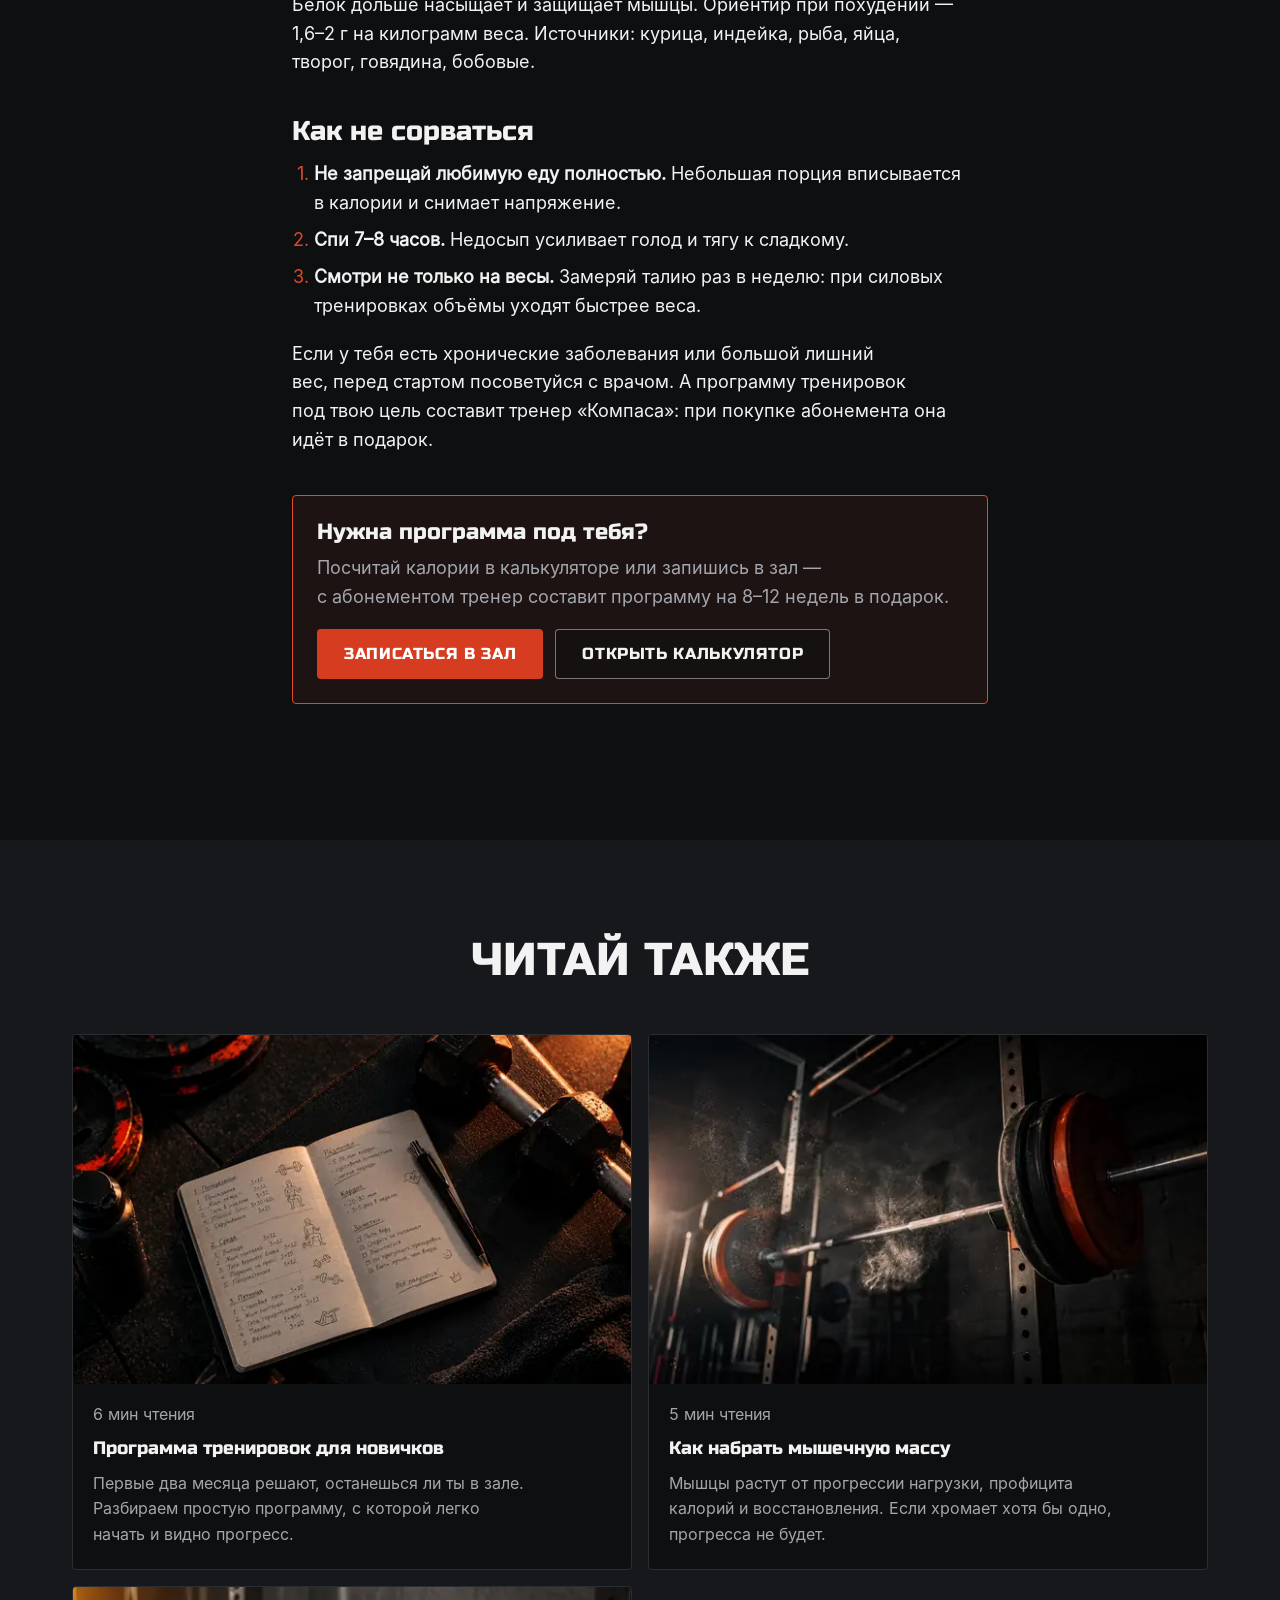
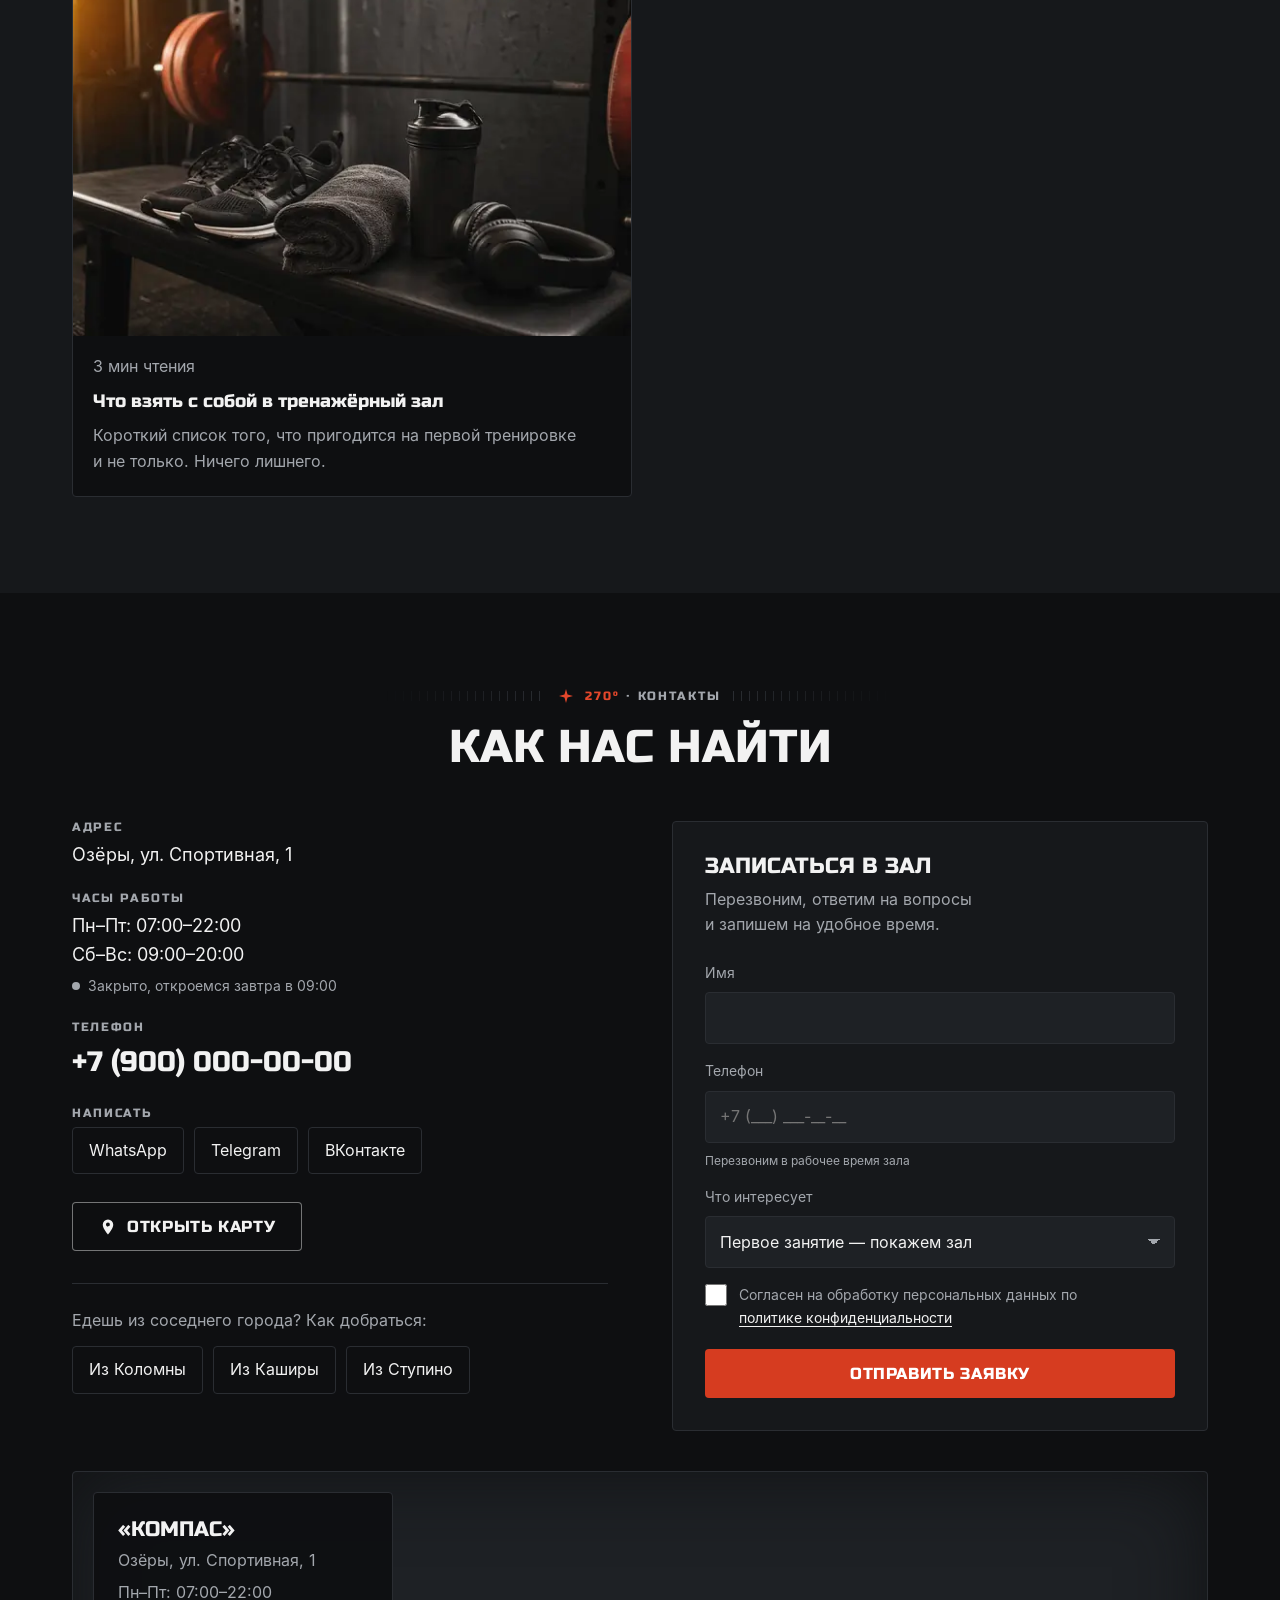
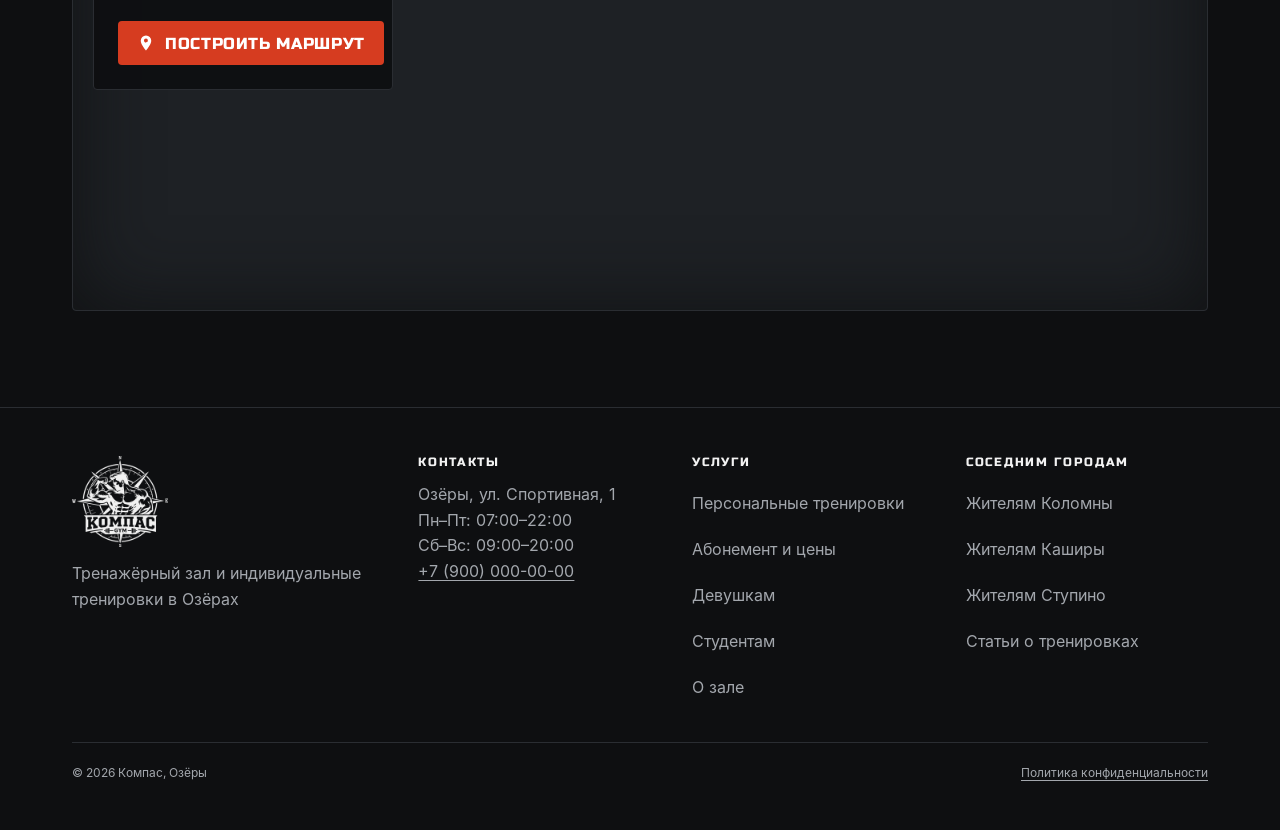
<file: stati/kak-pohudet-v-trenazhernom-zale/index.html>
<!doctype html>
<html lang="ru" class="no-js" data-font="russo">
<head><meta name="robots" content="noindex, nofollow">
<meta charset="utf-8">
<meta name="viewport" content="width=device-width, initial-scale=1">
<title>Как похудеть в тренажёрном зале: тренировки и питание — Компас</title>
<meta name="description" content="Почему для похудения важны силовые тренировки, сколько кардио нужно, какой дефицит калорий безопасен и как не сорваться.">
<link rel="canonical" href="https://kompas-ozery.ru/stati/kak-pohudet-v-trenazhernom-zale/">
<meta name="yandex-verification" content="0000000000000000">
<meta name="theme-color" content="#0E0F11">
<meta property="og:type" content="website">
<meta property="og:locale" content="ru_RU">
<meta property="og:site_name" content="Компас — тренажёрный зал в Озёрах">
<meta property="og:title" content="Как похудеть в тренажёрном зале: тренировки и питание — Компас">
<meta property="og:description" content="Почему для похудения важны силовые тренировки, сколько кардио нужно, какой дефицит калорий безопасен и как не сорваться.">
<meta property="og:url" content="https://kompas-ozery.ru/stati/kak-pohudet-v-trenazhernom-zale/">
<meta property="og:image" content="https://kompas-ozery.ru/img/og.jpg">
<meta property="og:image:width" content="1200">
<meta property="og:image:height" content="630">
<link rel="icon" href="../../favicon.ico" sizes="any">
<link rel="icon" type="image/png" sizes="32x32" href="../../favicon-32.png">
<link rel="apple-touch-icon" href="../../apple-touch-icon.png">
<link rel="preload" href="../../fonts/Inter-Regular.woff" as="font" type="font/woff" crossorigin>
<link rel="preload" href="../../fonts/head.woff" as="font" type="font/woff" crossorigin>

<link rel="stylesheet" href="../../assets/style.css">
<script type="application/ld+json">{"@context": "https://schema.org", "@type": "ExerciseGym", "name": "Компас", "url": "https://kompas-ozery.ru/", "logo": "https://kompas-ozery.ru/img/logo-480.webp", "image": "https://kompas-ozery.ru/img/og.jpg", "telephone": "+79000000000", "priceRange": "150–2000 ₽", "address": {"@type": "PostalAddress", "streetAddress": "ул. Спортивная, 1", "addressLocality": "Озёры", "addressRegion": "Московская область", "postalCode": "140560", "addressCountry": "RU"}, "openingHours": ["Mo-Fr 07:00-22:00", "Sa-Su 09:00-20:00"], "areaServed": ["Озёры", "Коломна", "Кашира", "Ступино"], "sameAs": ["https://vk.com/kompas_ozery", "https://t.me/kompas_ozery"]}</script>
<script type="application/ld+json">{"@context": "https://schema.org", "@type": "Article", "headline": "Как похудеть в тренажёрном зале: тренировки и питание", "description": "Почему для похудения важны силовые тренировки, сколько кардио нужно, какой дефицит калорий безопасен и как не сорваться.", "image": "https://kompas-ozery.ru/img/cover-lose-1200.webp", "datePublished": "2026-10-06", "dateModified": "2026-10-06", "author": {"@type": "Organization", "name": "Компас"}, "publisher": {"@type": "Organization", "name": "Компас", "logo": {"@type": "ImageObject", "url": "https://kompas-ozery.ru/img/logo-480.webp"}}, "mainEntityOfPage": "https://kompas-ozery.ru/stati/kak-pohudet-v-trenazhernom-zale/"}</script>
<script type="application/ld+json">{"@context": "https://schema.org", "@type": "BreadcrumbList", "itemListElement": [{"@type": "ListItem", "position": 1, "name": "Главная", "item": "https://kompas-ozery.ru/"}, {"@type": "ListItem", "position": 2, "name": "Статьи", "item": "https://kompas-ozery.ru/stati/"}, {"@type": "ListItem", "position": 3, "name": "Как похудеть в тренажёрном зале: тренировки и питание", "item": "https://kompas-ozery.ru/stati/kak-pohudet-v-trenazhernom-zale/"}]}</script>
<script>window.KOMPAS={metrika:0,whatsapp:"79000000000",formEndpoint:"",hours:[[[0, 1, 2, 3, 4], 420, 1320], [[5, 6], 540, 1200]]};</script>
<!-- Яндекс.Метрика -->
<script>(function(m,e,t,r,i,k,a){m[i]=m[i]||function(){(m[i].a=m[i].a||[]).push(arguments)};m[i].l=1*new Date();for(var j=0;j<document.scripts.length;j++){if(document.scripts[j].src===r){return;}}k=e.createElement(t),a=e.getElementsByTagName(t)[0],k.async=1,k.src=r,a.parentNode.insertBefore(k,a)})(window,document,"script","https://mc.yandex.ru/metrika/tag.js","ym");ym(00000000,"init",{clickmap:true,trackLinks:true,accurateTrackBounce:true,webvisor:true});</script>
<noscript><div><img src="https://mc.yandex.ru/watch/00000000" style="position:absolute;left:-9999px" alt=""></div></noscript>
</head>
<body>
<a class="skip" href="#main">Перейти к содержанию</a>
<header class="hdr hdr--page">
<div class="wrap hdr__in">
<a class="hdr__logo" href="../../index.html" aria-label="Компас — на главную"><img src="../../img/logo-160.webp" width="160" height="152" alt="Логотип тренажёрного зала Компас"><span>Компас</span></a>
<nav class="nav" aria-label="Основное меню"><a href="../../index.html#ceny">Цены</a><a href="../../index.html#zal">Зал</a><a href="../../index.html#trenirovki">Тренировки</a><a href="../../index.html#kalkulyator">Калькулятор</a><a href="../../index.html#stati">Статьи</a><a href="../../index.html#voprosy">Вопросы</a><a href="../../index.html#kontakty">Контакты</a></nav>
<a class="hdr__tel" href="tel:+79000000000" data-goal="phone_click">+7 (900) 000-00-00</a>
<button class="burger" type="button" aria-label="Меню" aria-expanded="false" aria-controls="mnav"><span></span></button>
</div>
<nav class="mnav" id="mnav" aria-label="Мобильное меню"><a href="../../index.html#ceny">Цены</a><a href="../../index.html#zal">Зал</a><a href="../../index.html#trenirovki">Тренировки</a><a href="../../index.html#kalkulyator">Калькулятор</a><a href="../../index.html#stati">Статьи</a><a href="../../index.html#voprosy">Вопросы</a><a href="../../index.html#kontakty">Контакты</a><a class="btn btn--main" href="tel:+79000000000" data-goal="phone_click"><svg viewBox="0 0 24 24" aria-hidden="true"><path fill="currentColor" d="M6.6 10.8a15.1 15.1 0 006.6 6.6l2.2-2.2c.3-.3.7-.4 1-.2 1.1.4 2.3.6 3.6.6.6 0 1 .4 1 1V20c0 .6-.4 1-1 1A17 17 0 013 4c0-.6.4-1 1-1h3.5c.6 0 1 .4 1 1 0 1.3.2 2.5.6 3.6.1.3 0 .7-.2 1z"/></svg>Позвонить</a></nav>
</header>

<nav class="crumbs wrap" aria-label="Хлебные крошки"><ol><li><a href="../../index.html">Главная</a></li><li><a href="../../stati/index.html">Статьи</a></li></ol></nav>
<main id="main">
<article class="sec" style="padding-top:16px">
<div class="wrap article">
<h1>Как похудеть в тренажёрном зале: тренировки и питание</h1>
<p class="article__meta">6 мин чтения · 6 октября 2026</p>
<figure class="article__cover"><img src="../../img/cover-lose-1200.webp" srcset="../../img/cover-lose-640.webp 640w, ../../img/cover-lose-1200.webp 1200w" sizes="(min-width:800px) 760px, 100vw" width="1200" height="675" alt="Как похудеть в тренажёрном зале: тренировки и питание" fetchpriority="high"></figure>
<p style="font-size:19px">Сбросить вес помогает не бесконечное кардио, а связка силовых тренировок и разумного питания. Объясняем, как это работает.</p>

<p>Вес уходит, когда ты тратишь больше энергии, чем получаешь с едой. Тренировки увеличивают расход, но главную роль играет питание. Зал нужен, чтобы вместе с жиром не уходили мышцы и тело становилось подтянутым, а не просто меньше.</p>
<h2>Почему силовые важнее кардио</h2>
<p>Кардио сжигает калории здесь и сейчас. Силовые тренировки сохраняют и наращивают мышцы, а мышцы тратят энергию даже в покое. При похудении без силовых часть веса уходит за счёт мышц, и после диеты вес легко возвращается.</p>
<ul>
<li>3–⁠4 силовые тренировки в неделю на всё тело или по схеме «верх и низ».</li>
<li>20–⁠30 минут кардио после силовой или отдельно 2–⁠3 раза в неделю.</li>
<li>Ежедневные шаги: 8–⁠10 тысяч дают заметный расход без усталости.</li>
</ul>
<h2>Сколько есть, чтобы худеть</h2>
<p>Рабочий дефицит — 10–⁠20% от твоей нормы калорий. Посчитать норму можно в <a href="../../index.html#kalkulyator">калькуляторе на нашем сайте</a>. Жёсткие диеты на 800–⁠1000 ккал не работают долго: падает энергия, срываешься, вес возвращается.</p>
<p>Безопасный темп — 0,5–⁠1% веса тела в неделю. Для человека весом 90 кг это 0,5–⁠0,9 кг. Медленнее, чем обещают марафоны, но результат держится.</p>
<h2>Белок — главный помощник</h2>
<p>Белок дольше насыщает и защищает мышцы. Ориентир при похудении — 1,6–⁠2 г на килограмм веса. Источники: курица, индейка, рыба, яйца, творог, говядина, бобовые.</p>
<h2>Как не сорваться</h2>
<ol>
<li><strong>Не запрещай любимую еду полностью.</strong> Небольшая порция вписывается в калории и снимает напряжение.</li>
<li><strong>Спи 7–⁠8 часов.</strong> Недосып усиливает голод и тягу к сладкому.</li>
<li><strong>Смотри не только на весы.</strong> Замеряй талию раз в неделю: при силовых тренировках объёмы уходят быстрее веса.</li>
</ol>
<p>Если у тебя есть хронические заболевания или большой лишний вес, перед стартом посоветуйся с врачом. А программу тренировок под твою цель составит тренер «Компаса»: при покупке абонемента она идёт в подарок.</p>

<div class="cta-box"><h2>Нужна программа под тебя?</h2><p>Посчитай калории в калькуляторе или запишись в зал — с абонементом тренер составит программу на 8–⁠12 недель в подарок.</p>
<div class="btns"><a class="btn btn--main" href="#zapis" data-goal="article_cta" data-pick="Первое занятие — покажем зал">Записаться в зал</a><a class="btn btn--ghost" href="../../index.html#kalkulyator">Открыть калькулятор</a></div></div>
</div>
</article>
<section class="sec sec--alt" aria-labelledby="rel-h"><div class="wrap"><div class="sec__head"><h2 id="rel-h">Читай также</h2></div><div class="arts"><a class="art rv" href="../../stati/programma-dlya-nachinayushchih/index.html"><div class="art__ph"><img src="../../img/cover-novice-1200.webp" srcset="../../img/cover-novice-640.webp 640w, ../../img/cover-novice-1200.webp 1200w" sizes="(min-width:1100px) 25vw, (min-width:768px) 50vw, 100vw" width="1200" height="675" alt="" loading="lazy" decoding="async"></div><div class="art__b"><p class="art__meta">6 мин чтения</p><h3>Программа тренировок для новичков</h3><p>Первые два месяца решают, останешься ли ты в зале. Разбираем простую программу, с которой легко начать и видно прогресс.</p></div></a><a class="art rv" href="../../stati/kak-nabrat-myshechnuyu-massu/index.html"><div class="art__ph"><img src="../../img/cover-mass-1200.webp" srcset="../../img/cover-mass-640.webp 640w, ../../img/cover-mass-1200.webp 1200w" sizes="(min-width:1100px) 25vw, (min-width:768px) 50vw, 100vw" width="1200" height="675" alt="" loading="lazy" decoding="async"></div><div class="art__b"><p class="art__meta">5 мин чтения</p><h3>Как набрать мышечную массу</h3><p>Мышцы растут от прогрессии нагрузки, профицита калорий и восстановления. Если хромает хотя бы одно, прогресса не будет.</p></div></a><a class="art rv" href="../../stati/chto-vzyat-v-trenazhernyj-zal/index.html"><div class="art__ph"><img src="../../img/cover-bag-1200.webp" srcset="../../img/cover-bag-640.webp 640w, ../../img/cover-bag-1200.webp 1200w" sizes="(min-width:1100px) 25vw, (min-width:768px) 50vw, 100vw" width="1200" height="675" alt="" loading="lazy" decoding="async"></div><div class="art__b"><p class="art__meta">3 мин чтения</p><h3>Что взять с собой в тренажёрный зал</h3><p>Короткий список того, что пригодится на первой тренировке и не только. Ничего лишнего.</p></div></a></div></div></section>
<section class="sec" id="kontakty" aria-labelledby="kontakty-h">
<div class="wrap">
<div class="sec__head rv"><div class="eyebrow"><svg class="star" viewBox="0 0 24 24" aria-hidden="true"><path fill="currentColor" d="M12 0l2.6 9.4L24 12l-9.4 2.6L12 24l-2.6-9.4L0 12l9.4-2.6z"/></svg><span><b>270°</b> · Контакты</span></div><h2 id="kontakty-h">Как нас найти</h2></div>
<div class="contacts">
<div class="rv">
<dl class="cinfo">
<div><dt>Адрес</dt><dd>Озёры, ул. Спортивная, 1</dd></div>
<div><dt>Часы работы</dt><dd>Пн–Пт: 07:00–⁠22:00<br>Сб–Вс: 09:00–⁠20:00<br><span class="open" data-open hidden></span></dd></div>
<div><dt>Телефон</dt><dd><a class="tel" href="tel:+79000000000" data-goal="phone_click">+7 (900) 000-00-00</a></dd></div>
<div><dt>Написать</dt><dd class="msgs"><a href="https://wa.me/79000000000" target="_blank" rel="noopener" data-goal="messenger_whatsapp">WhatsApp</a><a href="https://t.me/kompas_ozery" target="_blank" rel="noopener" data-goal="messenger_telegram">Telegram</a><a href="https://vk.com/kompas_ozery" target="_blank" rel="noopener" data-goal="messenger_vk">ВКонтакте</a></dd></div>
</dl>
<div class="route"><a class="btn btn--ghost" href="https://yandex.ru/maps/?text=Озёры%2C%20ул.%20Спортивная%2C%201" target="_blank" rel="noopener" data-goal="map_click"><svg viewBox="0 0 24 24" aria-hidden="true"><path fill="currentColor" d="M12 2a7 7 0 00-7 7c0 5.2 7 13 7 13s7-7.8 7-13a7 7 0 00-7-7zm0 9.5A2.5 2.5 0 1112 6a2.5 2.5 0 010 5z"/></svg>Открыть карту</a></div>
<div class="geo-links"><p>Едешь из соседнего города? Как добраться:</p><ul><li><a href="../../kolomna/index.html">Из Коломны</a></li><li><a href="../../kashira/index.html">Из Каширы</a></li><li><a href="../../stupino/index.html">Из Ступино</a></li></ul></div>
</div>
<div class="form rv" id="zapis">
<div class="form__body">
<h3>Записаться в зал</h3>
<p class="form__lead">Перезвоним, ответим на вопросы и запишем на удобное время.</p>
<form class="js-form" novalidate>
<div class="fld"><label for="f-name">Имя</label><input id="f-name" name="name" type="text" autocomplete="given-name" required><span class="fld__err">Напиши, как к тебе обращаться</span></div>
<div class="fld"><label for="f-phone">Телефон</label><input id="f-phone" name="phone" type="tel" inputmode="tel" autocomplete="tel" placeholder="+7 (___) ___-__-__" aria-describedby="f-phone-h" required><span class="fld__help" id="f-phone-h">Перезвоним в рабочее время зала</span><span class="fld__err">Введи номер в формате +7 (900) 000-00-00</span></div>
<div class="fld"><label for="f-what">Что интересует</label><select id="f-what" name="what">
<option selected>Первое занятие — покажем зал</option><option>Разовое 200 ₽</option><option>Разовое 150 ₽</option><option>Абонемент 2 000 ₽</option><option>Индивидуальная тренировка</option></select></div>
<input type="hidden" name="note" id="f-note"><p class="form__note" id="f-note-v" hidden></p>
<label class="agree"><input type="checkbox" name="agree" required><span>Согласен на обработку персональных данных по <a href="../../politika/index.html">политике конфиденциальности</a></span></label>
<p class="agree__err" role="alert">Отметь согласие, чтобы отправить заявку</p>
<button class="btn btn--main" type="submit">Отправить заявку</button>
</form>
</div>
<div class="form__ok form__ok--ok" role="status" aria-live="polite"><h3>Заявка отправлена</h3><p>Перезвоним в рабочее время зала и договоримся о первом занятии. Если удобнее, позвони сам: <a href="tel:+79000000000">+7 (900) 000-00-00</a>.</p></div>
<div class="form__ok form__ok--wa" role="status" aria-live="polite"><h3>Осталось отправить в WhatsApp</h3><p>Мы открыли WhatsApp с готовым сообщением. Нажми «Отправить» — и мы перезвоним.</p><a class="btn btn--main js-wa-again" href="https://wa.me/79000000000" target="_blank" rel="noopener">Открыть WhatsApp ещё раз</a><p class="form__alt">Или позвони: <a href="tel:+79000000000">+7 (900) 000-00-00</a></p></div>
</div>

</div>
<div class="map rv"><div class="map__card"><b>«Компас»</b><span>Озёры, ул. Спортивная, 1</span><span>Пн–Пт: 07:00–⁠22:00</span><a class="btn btn--main" href="https://yandex.ru/maps/?text=Озёры%2C%20ул.%20Спортивная%2C%201" target="_blank" rel="noopener" data-goal="map_click"><svg viewBox="0 0 24 24" aria-hidden="true"><path fill="currentColor" d="M12 2a7 7 0 00-7 7c0 5.2 7 13 7 13s7-7.8 7-13a7 7 0 00-7-7zm0 9.5A2.5 2.5 0 1112 6a2.5 2.5 0 010 5z"/></svg>Построить маршрут</a></div><div class="map__frame"><iframe src="https://yandex.ru/map-widget/v1/?ll=38.5600%2C54.8556&amp;z=16&amp;pt=38.5600%2C54.8556%2Cpm2rdl" loading="lazy" title="Тренажёрный зал Компас на Яндекс Картах" allowfullscreen></iframe></div></div>
</div>
</section>

</main>
<footer class="ftr">
<div class="wrap">
<div class="ftr__in">
<div><img src="../../img/logo-240.webp" width="240" height="228" alt="Компас — тренажёрный зал в Озёрах" loading="lazy"><p>Тренажёрный зал и индивидуальные тренировки в Озёрах</p></div>
<div><h4>Контакты</h4><p>Озёры, ул. Спортивная, 1<br>Пн–Пт: 07:00–⁠22:00<br>Сб–Вс: 09:00–⁠20:00<br><a href="tel:+79000000000" data-goal="phone_click">+7 (900) 000-00-00</a></p></div>
<div><h4>Услуги</h4><ul><li><a href="../../personalnye-trenirovki/index.html">Персональные тренировки</a></li><li><a href="../../abonement/index.html">Абонемент и цены</a></li><li><a href="../../trenirovki-dlya-devushek/index.html">Девушкам</a></li><li><a href="../../studentam/index.html">Студентам</a></li><li><a href="../../o-zale/index.html">О зале</a></li></ul></div>
<div><h4>Соседним городам</h4><ul><li><a href="../../kolomna/index.html">Жителям Коломны</a></li><li><a href="../../kashira/index.html">Жителям Каширы</a></li><li><a href="../../stupino/index.html">Жителям Ступино</a></li><li><a href="../../stati/index.html">Статьи о тренировках</a></li></ul></div>
</div>
<div class="ftr__copy"><span>© 2026 Компас, Озёры</span><a href="../../politika/index.html">Политика конфиденциальности</a></div>
</div>
</footer>
<div class="mbar" aria-label="Быстрая связь">
<a class="btn btn--ghost" href="tel:+79000000000" data-goal="phone_click"><svg viewBox="0 0 24 24" aria-hidden="true"><path fill="currentColor" d="M6.6 10.8a15.1 15.1 0 006.6 6.6l2.2-2.2c.3-.3.7-.4 1-.2 1.1.4 2.3.6 3.6.6.6 0 1 .4 1 1V20c0 .6-.4 1-1 1A17 17 0 013 4c0-.6.4-1 1-1h3.5c.6 0 1 .4 1 1 0 1.3.2 2.5.6 3.6.1.3 0 .7-.2 1z"/></svg>Позвонить</a>
<a class="btn btn--main" href="#zapis" data-goal="cta_sticky">Записаться в зал</a>
</div>
<script src="../../assets/main.js" defer></script>

</body>
</html>
</file>
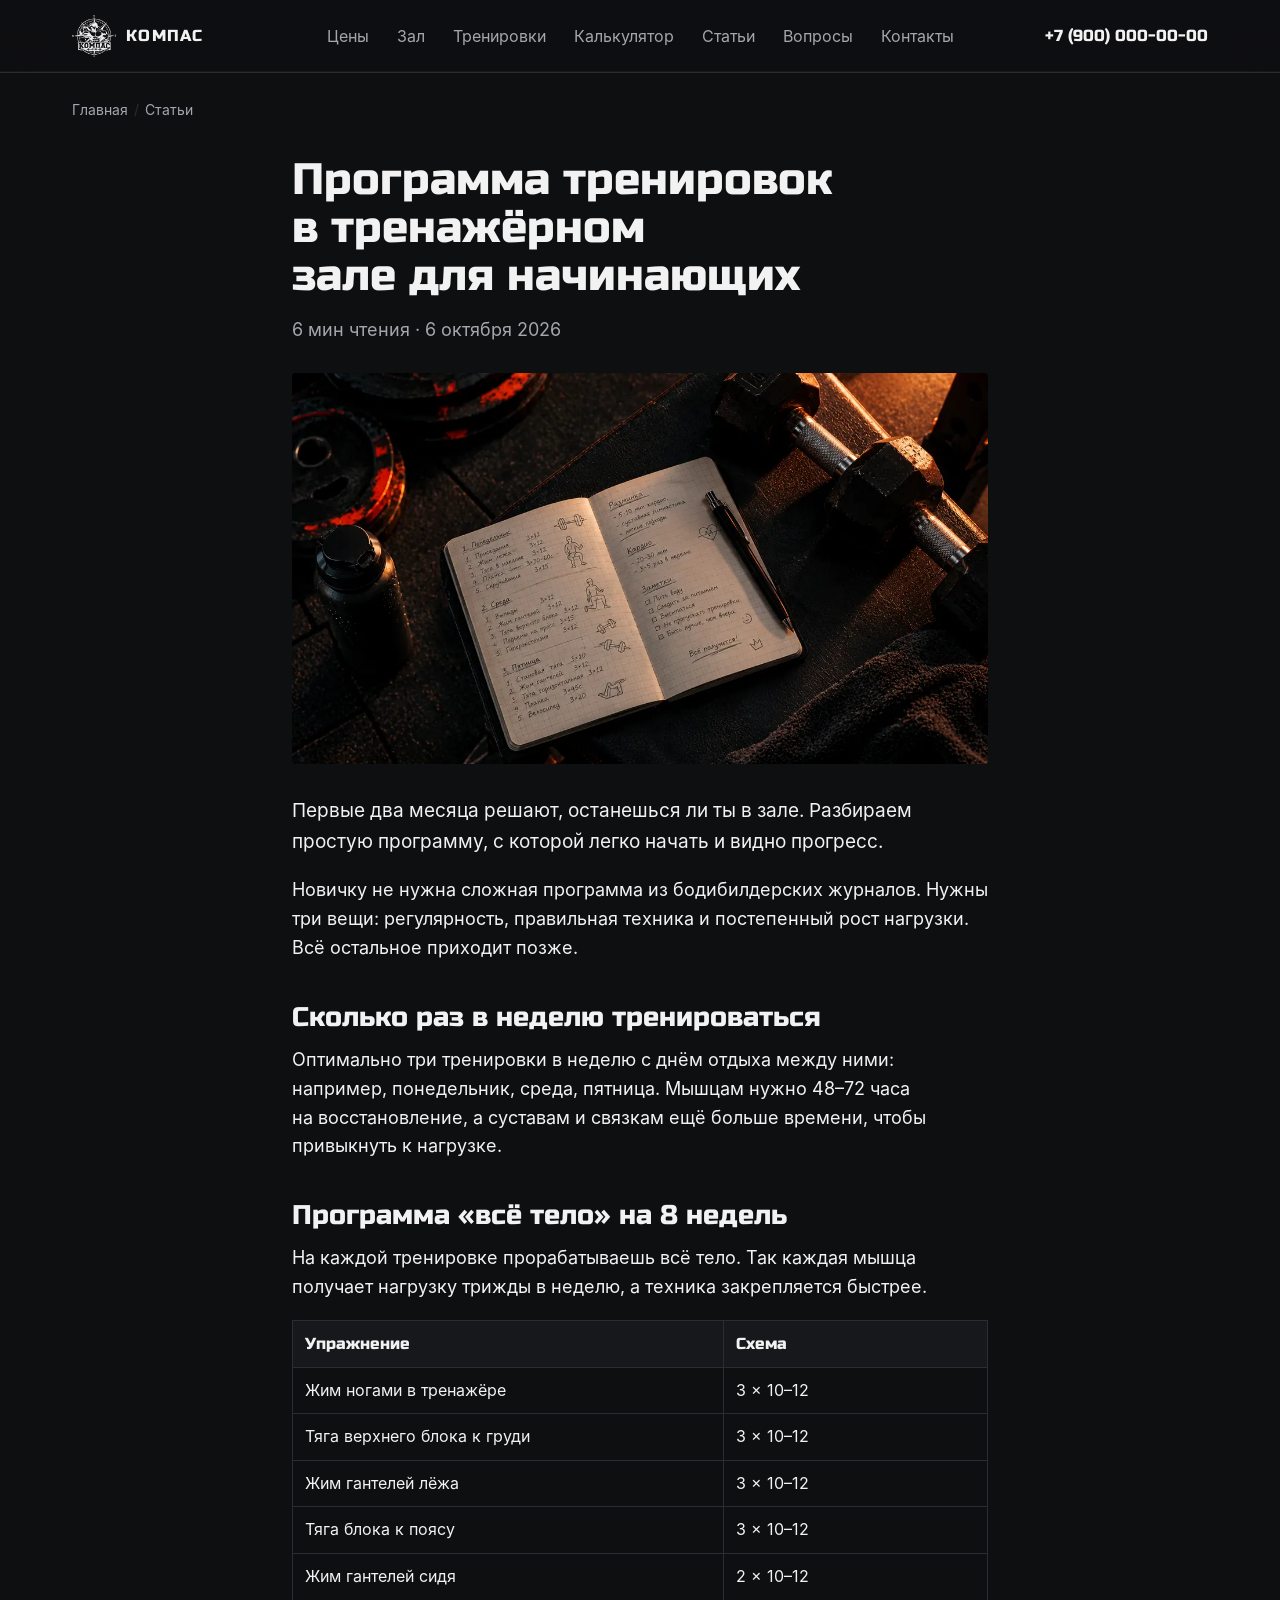
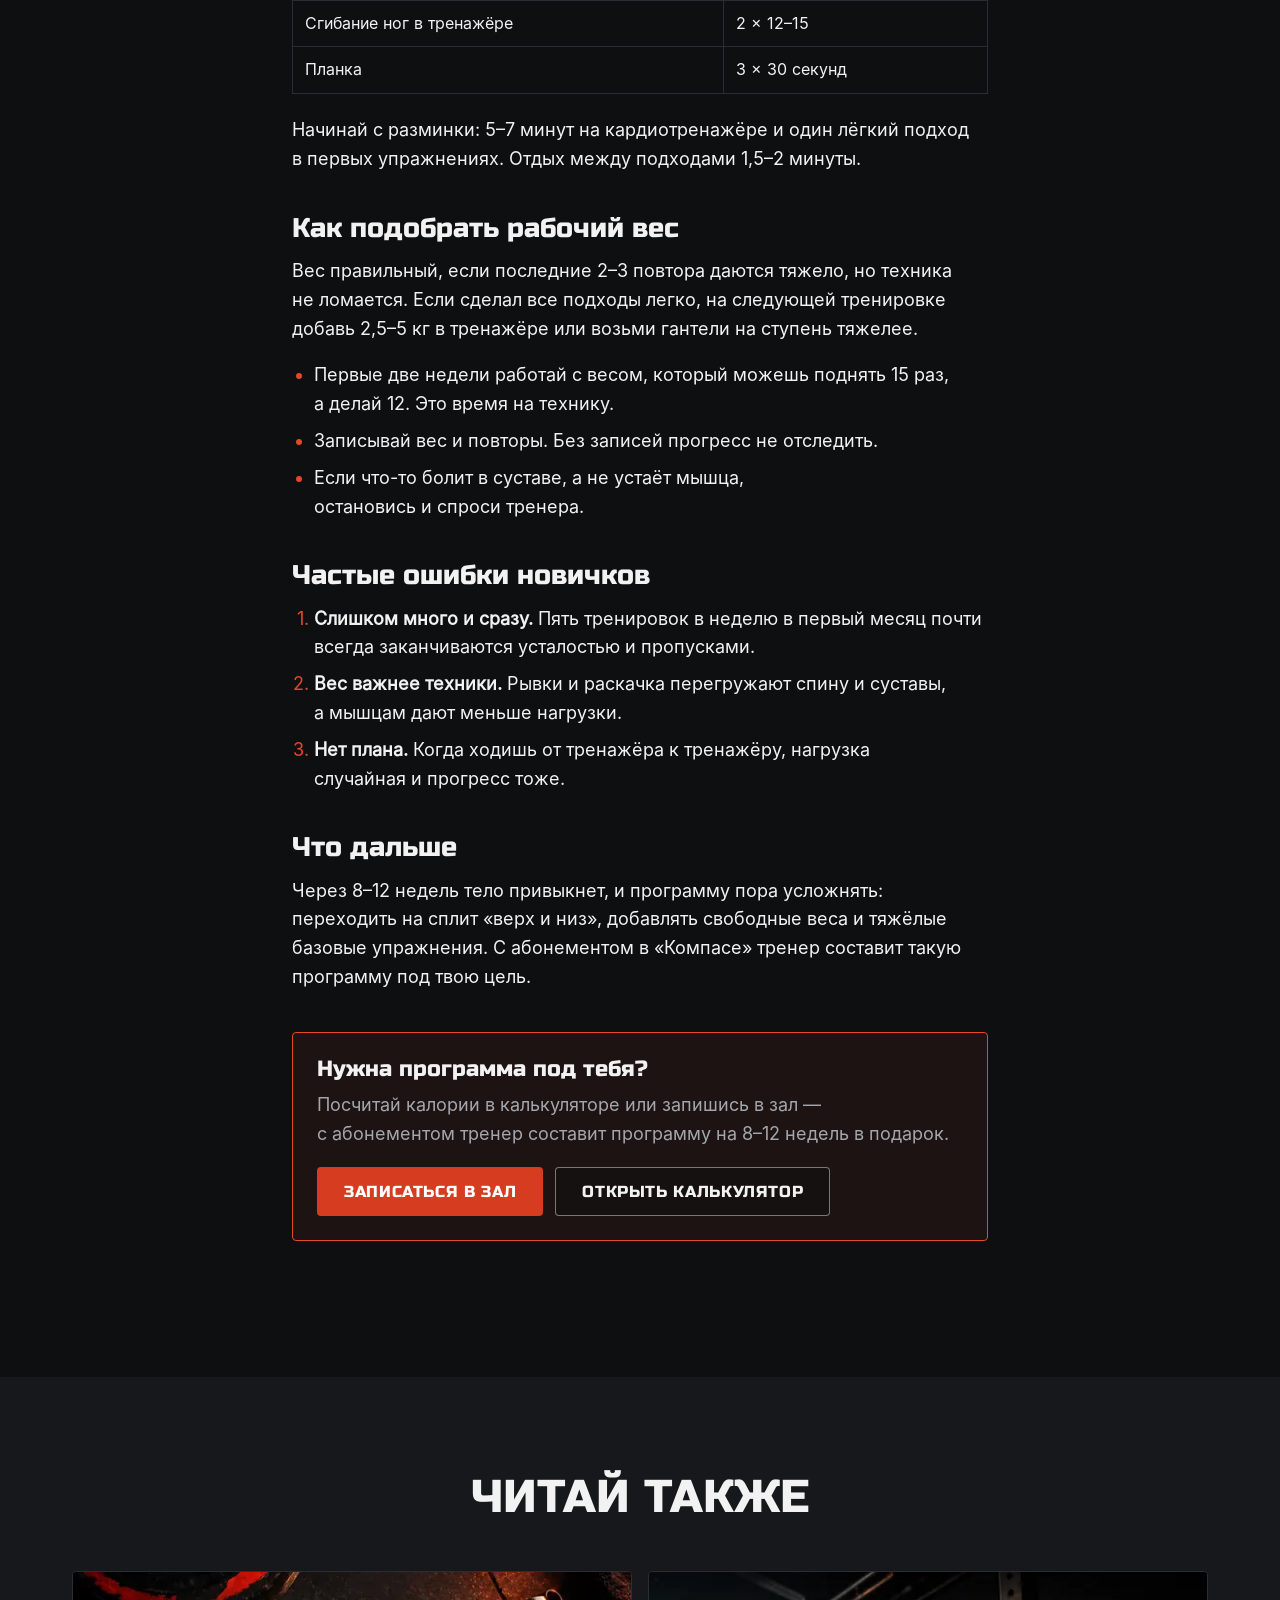
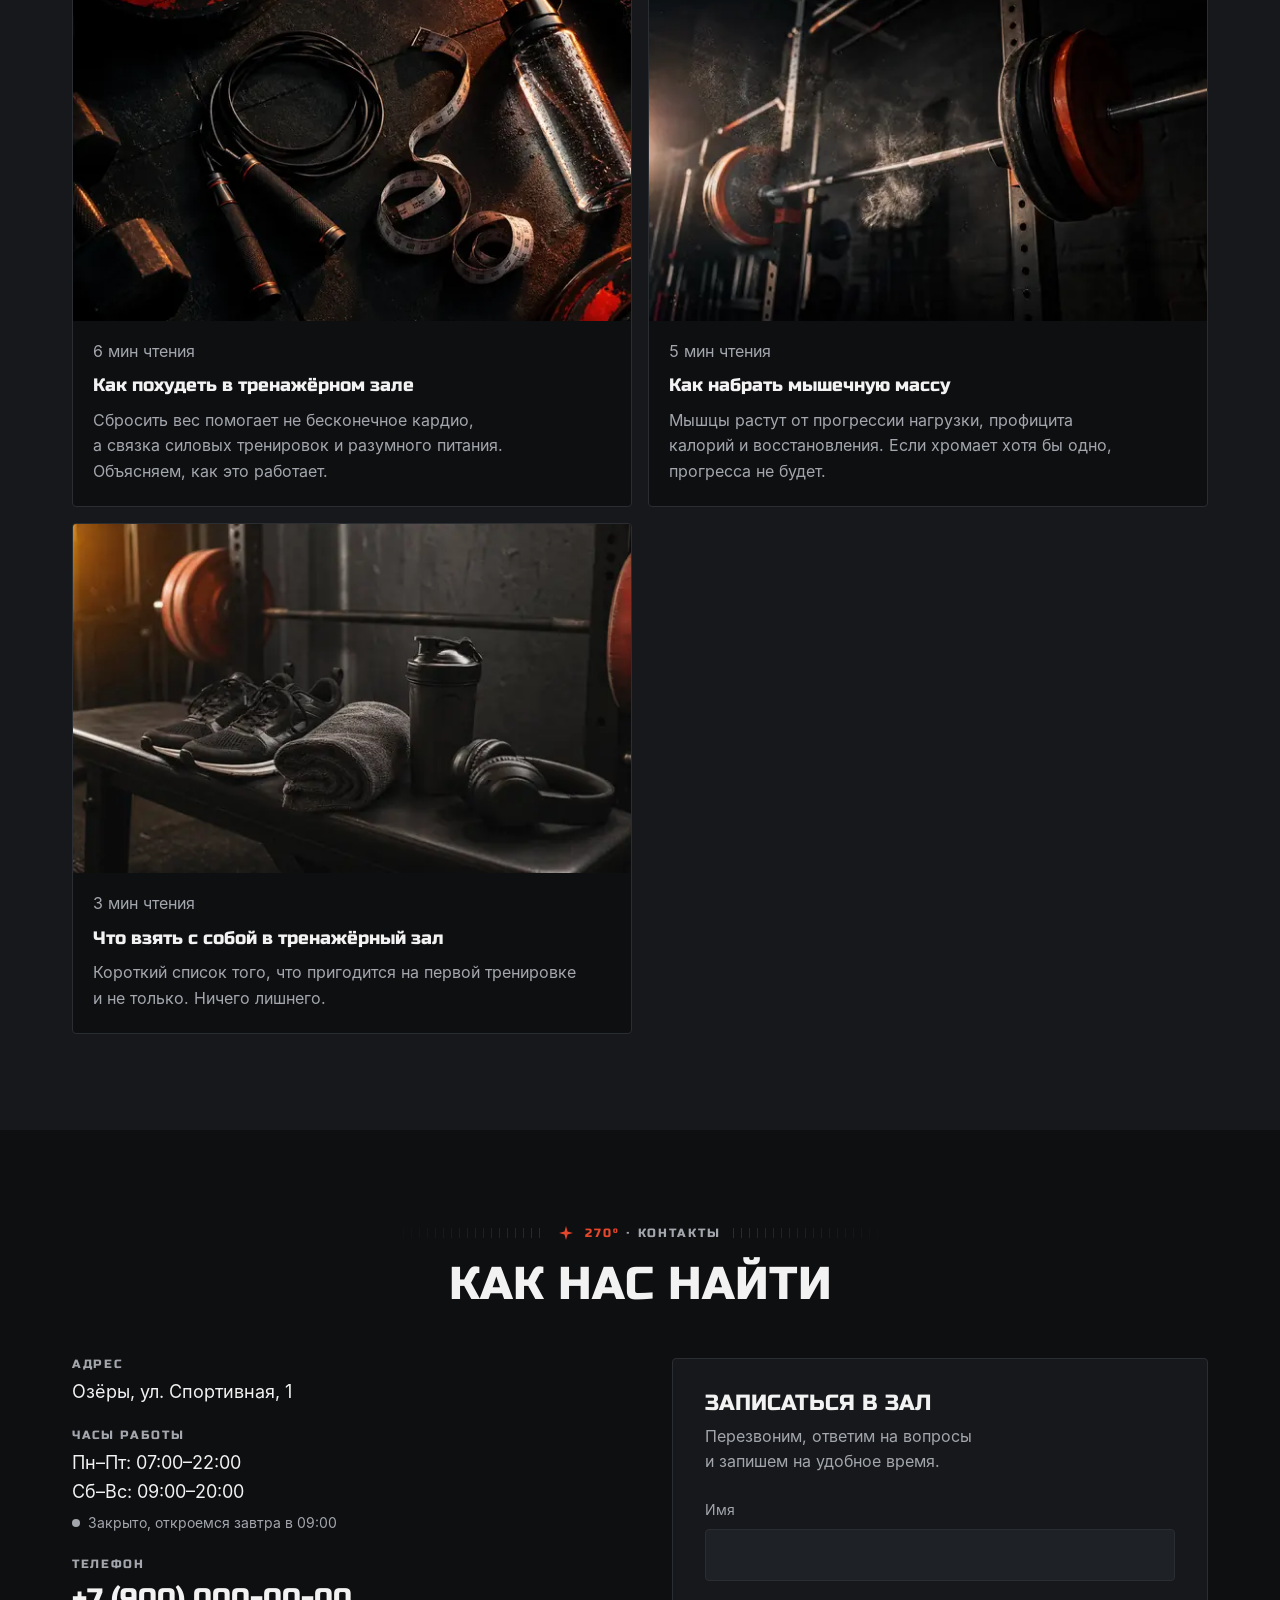
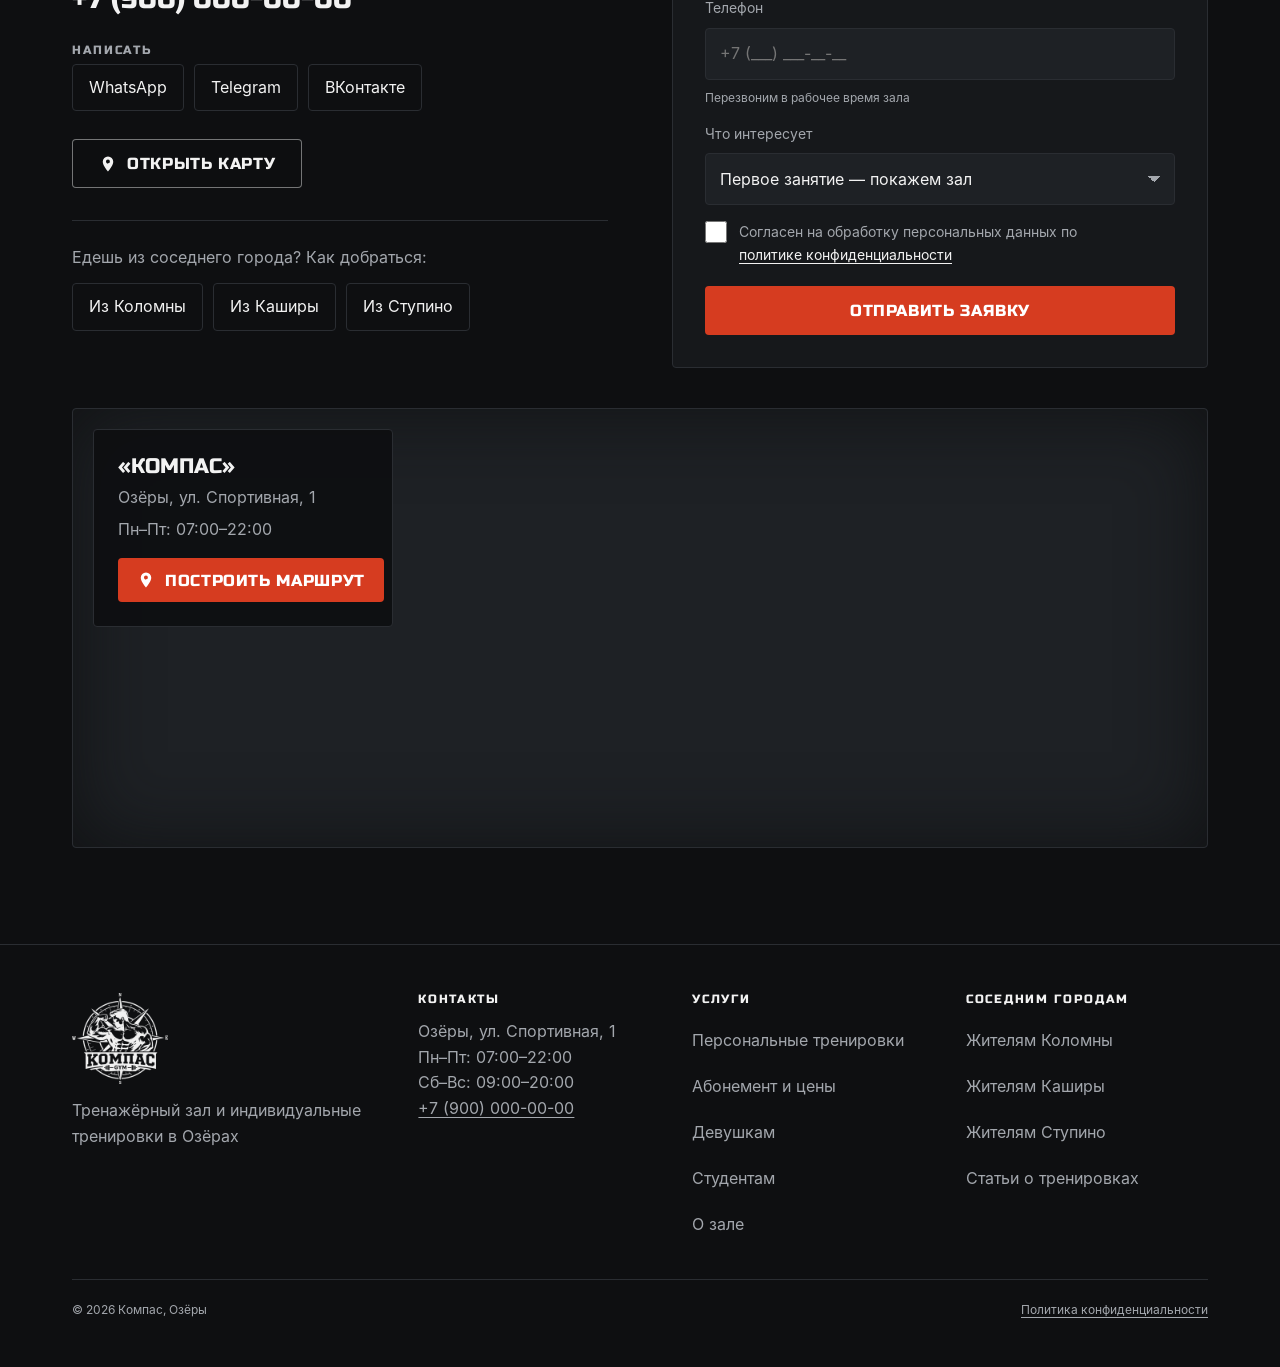
<file: stati/programma-dlya-nachinayushchih/index.html>
<!doctype html>
<html lang="ru" class="no-js" data-font="russo">
<head><meta name="robots" content="noindex, nofollow">
<meta charset="utf-8">
<meta name="viewport" content="width=device-width, initial-scale=1">
<title>Программа тренировок для начинающих в тренажёрном зале — Компас</title>
<meta name="description" content="Программа на первые 8 недель в тренажёрном зале: сколько заниматься, какие упражнения делать, как подбирать вес и не получить травму.">
<link rel="canonical" href="https://kompas-ozery.ru/stati/programma-dlya-nachinayushchih/">
<meta name="yandex-verification" content="0000000000000000">
<meta name="theme-color" content="#0E0F11">
<meta property="og:type" content="website">
<meta property="og:locale" content="ru_RU">
<meta property="og:site_name" content="Компас — тренажёрный зал в Озёрах">
<meta property="og:title" content="Программа тренировок для начинающих в тренажёрном зале — Компас">
<meta property="og:description" content="Программа на первые 8 недель в тренажёрном зале: сколько заниматься, какие упражнения делать, как подбирать вес и не получить травму.">
<meta property="og:url" content="https://kompas-ozery.ru/stati/programma-dlya-nachinayushchih/">
<meta property="og:image" content="https://kompas-ozery.ru/img/og.jpg">
<meta property="og:image:width" content="1200">
<meta property="og:image:height" content="630">
<link rel="icon" href="../../favicon.ico" sizes="any">
<link rel="icon" type="image/png" sizes="32x32" href="../../favicon-32.png">
<link rel="apple-touch-icon" href="../../apple-touch-icon.png">
<link rel="preload" href="../../fonts/Inter-Regular.woff" as="font" type="font/woff" crossorigin>
<link rel="preload" href="../../fonts/head.woff" as="font" type="font/woff" crossorigin>

<link rel="stylesheet" href="../../assets/style.css">
<script type="application/ld+json">{"@context": "https://schema.org", "@type": "ExerciseGym", "name": "Компас", "url": "https://kompas-ozery.ru/", "logo": "https://kompas-ozery.ru/img/logo-480.webp", "image": "https://kompas-ozery.ru/img/og.jpg", "telephone": "+79000000000", "priceRange": "150–2000 ₽", "address": {"@type": "PostalAddress", "streetAddress": "ул. Спортивная, 1", "addressLocality": "Озёры", "addressRegion": "Московская область", "postalCode": "140560", "addressCountry": "RU"}, "openingHours": ["Mo-Fr 07:00-22:00", "Sa-Su 09:00-20:00"], "areaServed": ["Озёры", "Коломна", "Кашира", "Ступино"], "sameAs": ["https://vk.com/kompas_ozery", "https://t.me/kompas_ozery"]}</script>
<script type="application/ld+json">{"@context": "https://schema.org", "@type": "Article", "headline": "Программа тренировок в тренажёрном зале для начинающих", "description": "Программа на первые 8 недель в тренажёрном зале: сколько заниматься, какие упражнения делать, как подбирать вес и не получить травму.", "image": "https://kompas-ozery.ru/img/cover-novice-1200.webp", "datePublished": "2026-10-06", "dateModified": "2026-10-06", "author": {"@type": "Organization", "name": "Компас"}, "publisher": {"@type": "Organization", "name": "Компас", "logo": {"@type": "ImageObject", "url": "https://kompas-ozery.ru/img/logo-480.webp"}}, "mainEntityOfPage": "https://kompas-ozery.ru/stati/programma-dlya-nachinayushchih/"}</script>
<script type="application/ld+json">{"@context": "https://schema.org", "@type": "BreadcrumbList", "itemListElement": [{"@type": "ListItem", "position": 1, "name": "Главная", "item": "https://kompas-ozery.ru/"}, {"@type": "ListItem", "position": 2, "name": "Статьи", "item": "https://kompas-ozery.ru/stati/"}, {"@type": "ListItem", "position": 3, "name": "Программа тренировок в тренажёрном зале для начинающих", "item": "https://kompas-ozery.ru/stati/programma-dlya-nachinayushchih/"}]}</script>
<script>window.KOMPAS={metrika:0,whatsapp:"79000000000",formEndpoint:"",hours:[[[0, 1, 2, 3, 4], 420, 1320], [[5, 6], 540, 1200]]};</script>
<!-- Яндекс.Метрика -->
<script>(function(m,e,t,r,i,k,a){m[i]=m[i]||function(){(m[i].a=m[i].a||[]).push(arguments)};m[i].l=1*new Date();for(var j=0;j<document.scripts.length;j++){if(document.scripts[j].src===r){return;}}k=e.createElement(t),a=e.getElementsByTagName(t)[0],k.async=1,k.src=r,a.parentNode.insertBefore(k,a)})(window,document,"script","https://mc.yandex.ru/metrika/tag.js","ym");ym(00000000,"init",{clickmap:true,trackLinks:true,accurateTrackBounce:true,webvisor:true});</script>
<noscript><div><img src="https://mc.yandex.ru/watch/00000000" style="position:absolute;left:-9999px" alt=""></div></noscript>
</head>
<body>
<a class="skip" href="#main">Перейти к содержанию</a>
<header class="hdr hdr--page">
<div class="wrap hdr__in">
<a class="hdr__logo" href="../../index.html" aria-label="Компас — на главную"><img src="../../img/logo-160.webp" width="160" height="152" alt="Логотип тренажёрного зала Компас"><span>Компас</span></a>
<nav class="nav" aria-label="Основное меню"><a href="../../index.html#ceny">Цены</a><a href="../../index.html#zal">Зал</a><a href="../../index.html#trenirovki">Тренировки</a><a href="../../index.html#kalkulyator">Калькулятор</a><a href="../../index.html#stati">Статьи</a><a href="../../index.html#voprosy">Вопросы</a><a href="../../index.html#kontakty">Контакты</a></nav>
<a class="hdr__tel" href="tel:+79000000000" data-goal="phone_click">+7 (900) 000-00-00</a>
<button class="burger" type="button" aria-label="Меню" aria-expanded="false" aria-controls="mnav"><span></span></button>
</div>
<nav class="mnav" id="mnav" aria-label="Мобильное меню"><a href="../../index.html#ceny">Цены</a><a href="../../index.html#zal">Зал</a><a href="../../index.html#trenirovki">Тренировки</a><a href="../../index.html#kalkulyator">Калькулятор</a><a href="../../index.html#stati">Статьи</a><a href="../../index.html#voprosy">Вопросы</a><a href="../../index.html#kontakty">Контакты</a><a class="btn btn--main" href="tel:+79000000000" data-goal="phone_click"><svg viewBox="0 0 24 24" aria-hidden="true"><path fill="currentColor" d="M6.6 10.8a15.1 15.1 0 006.6 6.6l2.2-2.2c.3-.3.7-.4 1-.2 1.1.4 2.3.6 3.6.6.6 0 1 .4 1 1V20c0 .6-.4 1-1 1A17 17 0 013 4c0-.6.4-1 1-1h3.5c.6 0 1 .4 1 1 0 1.3.2 2.5.6 3.6.1.3 0 .7-.2 1z"/></svg>Позвонить</a></nav>
</header>

<nav class="crumbs wrap" aria-label="Хлебные крошки"><ol><li><a href="../../index.html">Главная</a></li><li><a href="../../stati/index.html">Статьи</a></li></ol></nav>
<main id="main">
<article class="sec" style="padding-top:16px">
<div class="wrap article">
<h1>Программа тренировок в тренажёрном зале для начинающих</h1>
<p class="article__meta">6 мин чтения · 6 октября 2026</p>
<figure class="article__cover"><img src="../../img/cover-novice-1200.webp" srcset="../../img/cover-novice-640.webp 640w, ../../img/cover-novice-1200.webp 1200w" sizes="(min-width:800px) 760px, 100vw" width="1200" height="675" alt="Программа тренировок в тренажёрном зале для начинающих" fetchpriority="high"></figure>
<p style="font-size:19px">Первые два месяца решают, останешься ли ты в зале. Разбираем простую программу, с которой легко начать и видно прогресс.</p>

<p>Новичку не нужна сложная программа из бодибилдерских журналов. Нужны три вещи: регулярность, правильная техника и постепенный рост нагрузки. Всё остальное приходит позже.</p>
<h2>Сколько раз в неделю тренироваться</h2>
<p>Оптимально три тренировки в неделю с днём отдыха между ними: например, понедельник, среда, пятница. Мышцам нужно 48–⁠72 часа на восстановление, а суставам и связкам ещё больше времени, чтобы привыкнуть к нагрузке.</p>
<h2>Программа «всё тело» на 8 недель</h2>
<p>На каждой тренировке прорабатываешь всё тело. Так каждая мышца получает нагрузку трижды в неделю, а техника закрепляется быстрее.</p>
<div class="tbl"><table>
<tr><th>Упражнение</th><th>Схема</th></tr>
<tr><td>Жим ногами в тренажёре</td><td>3 × 10–⁠12</td></tr>
<tr><td>Тяга верхнего блока к груди</td><td>3 × 10–⁠12</td></tr>
<tr><td>Жим гантелей лёжа</td><td>3 × 10–⁠12</td></tr>
<tr><td>Тяга блока к поясу</td><td>3 × 10–⁠12</td></tr>
<tr><td>Жим гантелей сидя</td><td>2 × 10–⁠12</td></tr>
<tr><td>Сгибание ног в тренажёре</td><td>2 × 12–⁠15</td></tr>
<tr><td>Планка</td><td>3 × 30 секунд</td></tr>
</table></div>
<p>Начинай с разминки: 5–⁠7 минут на кардиотренажёре и один лёгкий подход в первых упражнениях. Отдых между подходами 1,5–⁠2 минуты.</p>
<h2>Как подобрать рабочий вес</h2>
<p>Вес правильный, если последние 2–⁠3 повтора даются тяжело, но техника не ломается. Если сделал все подходы легко, на следующей тренировке добавь 2,5–⁠5 кг в тренажёре или возьми гантели на ступень тяжелее.</p>
<ul>
<li>Первые две недели работай с весом, который можешь поднять 15 раз, а делай 12. Это время на технику.</li>
<li>Записывай вес и повторы. Без записей прогресс не отследить.</li>
<li>Если что-то болит в суставе, а не устаёт мышца, остановись и спроси тренера.</li>
</ul>
<h2>Частые ошибки новичков</h2>
<ol>
<li><strong>Слишком много и сразу.</strong> Пять тренировок в неделю в первый месяц почти всегда заканчиваются усталостью и пропусками.</li>
<li><strong>Вес важнее техники.</strong> Рывки и раскачка перегружают спину и суставы, а мышцам дают меньше нагрузки.</li>
<li><strong>Нет плана.</strong> Когда ходишь от тренажёра к тренажёру, нагрузка случайная и прогресс тоже.</li>
</ol>
<h2>Что дальше</h2>
<p>Через 8–⁠12 недель тело привыкнет, и программу пора усложнять: переходить на сплит «верх и низ», добавлять свободные веса и тяжёлые базовые упражнения. С абонементом в «Компасе» тренер составит такую программу под твою цель.</p>

<div class="cta-box"><h2>Нужна программа под тебя?</h2><p>Посчитай калории в калькуляторе или запишись в зал — с абонементом тренер составит программу на 8–⁠12 недель в подарок.</p>
<div class="btns"><a class="btn btn--main" href="#zapis" data-goal="article_cta" data-pick="Первое занятие — покажем зал">Записаться в зал</a><a class="btn btn--ghost" href="../../index.html#kalkulyator">Открыть калькулятор</a></div></div>
</div>
</article>
<section class="sec sec--alt" aria-labelledby="rel-h"><div class="wrap"><div class="sec__head"><h2 id="rel-h">Читай также</h2></div><div class="arts"><a class="art rv" href="../../stati/kak-pohudet-v-trenazhernom-zale/index.html"><div class="art__ph"><img src="../../img/cover-lose-1200.webp" srcset="../../img/cover-lose-640.webp 640w, ../../img/cover-lose-1200.webp 1200w" sizes="(min-width:1100px) 25vw, (min-width:768px) 50vw, 100vw" width="1200" height="675" alt="" loading="lazy" decoding="async"></div><div class="art__b"><p class="art__meta">6 мин чтения</p><h3>Как похудеть в тренажёрном зале</h3><p>Сбросить вес помогает не бесконечное кардио, а связка силовых тренировок и разумного питания. Объясняем, как это работает.</p></div></a><a class="art rv" href="../../stati/kak-nabrat-myshechnuyu-massu/index.html"><div class="art__ph"><img src="../../img/cover-mass-1200.webp" srcset="../../img/cover-mass-640.webp 640w, ../../img/cover-mass-1200.webp 1200w" sizes="(min-width:1100px) 25vw, (min-width:768px) 50vw, 100vw" width="1200" height="675" alt="" loading="lazy" decoding="async"></div><div class="art__b"><p class="art__meta">5 мин чтения</p><h3>Как набрать мышечную массу</h3><p>Мышцы растут от прогрессии нагрузки, профицита калорий и восстановления. Если хромает хотя бы одно, прогресса не будет.</p></div></a><a class="art rv" href="../../stati/chto-vzyat-v-trenazhernyj-zal/index.html"><div class="art__ph"><img src="../../img/cover-bag-1200.webp" srcset="../../img/cover-bag-640.webp 640w, ../../img/cover-bag-1200.webp 1200w" sizes="(min-width:1100px) 25vw, (min-width:768px) 50vw, 100vw" width="1200" height="675" alt="" loading="lazy" decoding="async"></div><div class="art__b"><p class="art__meta">3 мин чтения</p><h3>Что взять с собой в тренажёрный зал</h3><p>Короткий список того, что пригодится на первой тренировке и не только. Ничего лишнего.</p></div></a></div></div></section>
<section class="sec" id="kontakty" aria-labelledby="kontakty-h">
<div class="wrap">
<div class="sec__head rv"><div class="eyebrow"><svg class="star" viewBox="0 0 24 24" aria-hidden="true"><path fill="currentColor" d="M12 0l2.6 9.4L24 12l-9.4 2.6L12 24l-2.6-9.4L0 12l9.4-2.6z"/></svg><span><b>270°</b> · Контакты</span></div><h2 id="kontakty-h">Как нас найти</h2></div>
<div class="contacts">
<div class="rv">
<dl class="cinfo">
<div><dt>Адрес</dt><dd>Озёры, ул. Спортивная, 1</dd></div>
<div><dt>Часы работы</dt><dd>Пн–Пт: 07:00–⁠22:00<br>Сб–Вс: 09:00–⁠20:00<br><span class="open" data-open hidden></span></dd></div>
<div><dt>Телефон</dt><dd><a class="tel" href="tel:+79000000000" data-goal="phone_click">+7 (900) 000-00-00</a></dd></div>
<div><dt>Написать</dt><dd class="msgs"><a href="https://wa.me/79000000000" target="_blank" rel="noopener" data-goal="messenger_whatsapp">WhatsApp</a><a href="https://t.me/kompas_ozery" target="_blank" rel="noopener" data-goal="messenger_telegram">Telegram</a><a href="https://vk.com/kompas_ozery" target="_blank" rel="noopener" data-goal="messenger_vk">ВКонтакте</a></dd></div>
</dl>
<div class="route"><a class="btn btn--ghost" href="https://yandex.ru/maps/?text=Озёры%2C%20ул.%20Спортивная%2C%201" target="_blank" rel="noopener" data-goal="map_click"><svg viewBox="0 0 24 24" aria-hidden="true"><path fill="currentColor" d="M12 2a7 7 0 00-7 7c0 5.2 7 13 7 13s7-7.8 7-13a7 7 0 00-7-7zm0 9.5A2.5 2.5 0 1112 6a2.5 2.5 0 010 5z"/></svg>Открыть карту</a></div>
<div class="geo-links"><p>Едешь из соседнего города? Как добраться:</p><ul><li><a href="../../kolomna/index.html">Из Коломны</a></li><li><a href="../../kashira/index.html">Из Каширы</a></li><li><a href="../../stupino/index.html">Из Ступино</a></li></ul></div>
</div>
<div class="form rv" id="zapis">
<div class="form__body">
<h3>Записаться в зал</h3>
<p class="form__lead">Перезвоним, ответим на вопросы и запишем на удобное время.</p>
<form class="js-form" novalidate>
<div class="fld"><label for="f-name">Имя</label><input id="f-name" name="name" type="text" autocomplete="given-name" required><span class="fld__err">Напиши, как к тебе обращаться</span></div>
<div class="fld"><label for="f-phone">Телефон</label><input id="f-phone" name="phone" type="tel" inputmode="tel" autocomplete="tel" placeholder="+7 (___) ___-__-__" aria-describedby="f-phone-h" required><span class="fld__help" id="f-phone-h">Перезвоним в рабочее время зала</span><span class="fld__err">Введи номер в формате +7 (900) 000-00-00</span></div>
<div class="fld"><label for="f-what">Что интересует</label><select id="f-what" name="what">
<option selected>Первое занятие — покажем зал</option><option>Разовое 200 ₽</option><option>Разовое 150 ₽</option><option>Абонемент 2 000 ₽</option><option>Индивидуальная тренировка</option></select></div>
<input type="hidden" name="note" id="f-note"><p class="form__note" id="f-note-v" hidden></p>
<label class="agree"><input type="checkbox" name="agree" required><span>Согласен на обработку персональных данных по <a href="../../politika/index.html">политике конфиденциальности</a></span></label>
<p class="agree__err" role="alert">Отметь согласие, чтобы отправить заявку</p>
<button class="btn btn--main" type="submit">Отправить заявку</button>
</form>
</div>
<div class="form__ok form__ok--ok" role="status" aria-live="polite"><h3>Заявка отправлена</h3><p>Перезвоним в рабочее время зала и договоримся о первом занятии. Если удобнее, позвони сам: <a href="tel:+79000000000">+7 (900) 000-00-00</a>.</p></div>
<div class="form__ok form__ok--wa" role="status" aria-live="polite"><h3>Осталось отправить в WhatsApp</h3><p>Мы открыли WhatsApp с готовым сообщением. Нажми «Отправить» — и мы перезвоним.</p><a class="btn btn--main js-wa-again" href="https://wa.me/79000000000" target="_blank" rel="noopener">Открыть WhatsApp ещё раз</a><p class="form__alt">Или позвони: <a href="tel:+79000000000">+7 (900) 000-00-00</a></p></div>
</div>

</div>
<div class="map rv"><div class="map__card"><b>«Компас»</b><span>Озёры, ул. Спортивная, 1</span><span>Пн–Пт: 07:00–⁠22:00</span><a class="btn btn--main" href="https://yandex.ru/maps/?text=Озёры%2C%20ул.%20Спортивная%2C%201" target="_blank" rel="noopener" data-goal="map_click"><svg viewBox="0 0 24 24" aria-hidden="true"><path fill="currentColor" d="M12 2a7 7 0 00-7 7c0 5.2 7 13 7 13s7-7.8 7-13a7 7 0 00-7-7zm0 9.5A2.5 2.5 0 1112 6a2.5 2.5 0 010 5z"/></svg>Построить маршрут</a></div><div class="map__frame"><iframe src="https://yandex.ru/map-widget/v1/?ll=38.5600%2C54.8556&amp;z=16&amp;pt=38.5600%2C54.8556%2Cpm2rdl" loading="lazy" title="Тренажёрный зал Компас на Яндекс Картах" allowfullscreen></iframe></div></div>
</div>
</section>

</main>
<footer class="ftr">
<div class="wrap">
<div class="ftr__in">
<div><img src="../../img/logo-240.webp" width="240" height="228" alt="Компас — тренажёрный зал в Озёрах" loading="lazy"><p>Тренажёрный зал и индивидуальные тренировки в Озёрах</p></div>
<div><h4>Контакты</h4><p>Озёры, ул. Спортивная, 1<br>Пн–Пт: 07:00–⁠22:00<br>Сб–Вс: 09:00–⁠20:00<br><a href="tel:+79000000000" data-goal="phone_click">+7 (900) 000-00-00</a></p></div>
<div><h4>Услуги</h4><ul><li><a href="../../personalnye-trenirovki/index.html">Персональные тренировки</a></li><li><a href="../../abonement/index.html">Абонемент и цены</a></li><li><a href="../../trenirovki-dlya-devushek/index.html">Девушкам</a></li><li><a href="../../studentam/index.html">Студентам</a></li><li><a href="../../o-zale/index.html">О зале</a></li></ul></div>
<div><h4>Соседним городам</h4><ul><li><a href="../../kolomna/index.html">Жителям Коломны</a></li><li><a href="../../kashira/index.html">Жителям Каширы</a></li><li><a href="../../stupino/index.html">Жителям Ступино</a></li><li><a href="../../stati/index.html">Статьи о тренировках</a></li></ul></div>
</div>
<div class="ftr__copy"><span>© 2026 Компас, Озёры</span><a href="../../politika/index.html">Политика конфиденциальности</a></div>
</div>
</footer>
<div class="mbar" aria-label="Быстрая связь">
<a class="btn btn--ghost" href="tel:+79000000000" data-goal="phone_click"><svg viewBox="0 0 24 24" aria-hidden="true"><path fill="currentColor" d="M6.6 10.8a15.1 15.1 0 006.6 6.6l2.2-2.2c.3-.3.7-.4 1-.2 1.1.4 2.3.6 3.6.6.6 0 1 .4 1 1V20c0 .6-.4 1-1 1A17 17 0 013 4c0-.6.4-1 1-1h3.5c.6 0 1 .4 1 1 0 1.3.2 2.5.6 3.6.1.3 0 .7-.2 1z"/></svg>Позвонить</a>
<a class="btn btn--main" href="#zapis" data-goal="cta_sticky">Записаться в зал</a>
</div>
<script src="../../assets/main.js" defer></script>

</body>
</html>
</file>
<file: assets/style.css>
/* Компас — тренажёрный зал, Озёры. Токены: см. DESIGN.md */
@font-face{font-family:"KHead";src:url("../fonts/head.woff") format("woff");font-weight:700;font-style:normal;font-display:swap}
@font-face{font-family:"Inter";src:url("../fonts/Inter-Regular.woff") format("woff");font-weight:400;font-style:normal;font-display:swap}

:root{
  /* Шкала кегля */
  --fs-xs:12px;--fs-sm:14px;--fs-md:16px;--fs-lg:18px;--fs-xl:22px;--fs-2xl:28px;
  /* Статусы */
  --ok:#7ED69B;--warn:#F4B860;--err:#FF8A7A;--err-line:#FF6B57;
  /* Отступы плашек и размеры кнопок */
  --card-pad:20px;--panel-pad:24px;--btn-h:52px;--btn-h-sm:44px;
  --bg:#0E0F11;--bg-2:#16181B;--bg-3:#1E2125;--line:#2A2D32;
  --text:#F2F2F2;--muted:#A3A7AD;--accent:#E4472B;--btn:#D63C20;--btn-h:#BF3118;
  --head:"KHead","Segoe UI",system-ui,-apple-system,Arial,sans-serif;
  --body:"Inter","Segoe UI",system-ui,-apple-system,Arial,sans-serif;
  --hs:1;--ls:.005em;--r:4px;--wrap:1200px;--pad:16px;--sec:64px;
}
@media(min-width:768px){:root{--pad:32px;--sec:96px;--card-pad:24px;--panel-pad:32px}}

/* Настройка под шрифт заголовков */
html[data-font=oswald]{--hs:1.16;--ls:.012em}
html[data-font=russo]{--hs:.95;--ls:0}
html[data-font=unbounded]{--hs:.82;--ls:0}
html[data-font=montserrat]{--hs:1;--ls:.005em}
*,*::before,*::after{box-sizing:border-box}
html{scroll-behavior:smooth;-webkit-text-size-adjust:100%;scroll-padding-top:72px}
body{margin:0;background:var(--bg);color:var(--text);font:400 var(--fs-md)/1.6 var(--body);overflow-x:hidden}

img,video{display:block;max-width:100%;height:auto}
a{color:inherit}
h1,h2,h3{font-family:var(--head);font-weight:700;line-height:1.1;margin:0;text-wrap:balance;letter-spacing:var(--ls)}
p,li,dd,figcaption{text-wrap:pretty}
p{margin:0 0 1em}
.wrap{max-width:var(--wrap);margin:0 auto;padding:0 var(--pad)}
.sr{position:absolute;width:1px;height:1px;overflow:hidden;clip:rect(0 0 0 0);white-space:nowrap}
:focus-visible{outline:2px solid var(--accent);outline-offset:3px}
.skip{position:absolute;left:8px;top:-60px;background:var(--btn);color:#fff;padding:12px 16px;z-index:100;border-radius:var(--r)}
.skip:focus{top:8px}

/* Кнопки */
.btn{display:inline-flex;align-items:center;justify-content:center;gap:10px;min-height:var(--btn-h);padding:14px 26px;border-radius:var(--r);font:700 var(--fs-md)/1.2 var(--head);text-transform:uppercase;letter-spacing:.04em;text-decoration:none;border:1px solid transparent;cursor:pointer;transition:background .2s,border-color .2s,transform .2s}
.btn--main{background:var(--btn);color:#fff}
.btn--main:hover{background:var(--btn-h)}
.btn--main:active{transform:translateY(1px)}
.btn--ghost{background:rgba(14,15,17,.35);color:var(--text);border-color:rgba(242,242,242,.45)}
.btn--ghost:hover{border-color:var(--text);background:rgba(242,242,242,.06)}
.btn[disabled]{opacity:.5;cursor:not-allowed}
.btn svg{width:18px;height:18px;flex:none}

/* Шапка */
.hdr{position:fixed;inset:0 0 auto;z-index:50;transition:background .3s,border-color .3s;border-bottom:1px solid transparent}
.hdr.is-solid,.hdr--page{background:rgba(14,15,17,.94);border-color:var(--line);-webkit-backdrop-filter:blur(8px);backdrop-filter:blur(8px)}
.hdr__in{display:flex;align-items:center;gap:24px;height:72px}
@media(min-width:1200px){.hdr__in{display:grid;grid-template-columns:minmax(0,1fr) auto minmax(0,1fr);gap:32px}.hdr__tel{justify-self:end}}
.hdr__logo{display:flex;align-items:center;gap:10px;text-decoration:none;flex:none;min-height:48px}
.hdr__logo img{width:44px;height:auto}
.hdr__logo span{font:700 var(--fs-md)/1 var(--head);text-transform:uppercase;letter-spacing:.08em}
.nav{display:none;gap:4px;align-items:center;justify-content:center}
.nav a{display:inline-flex;align-items:center;min-height:44px;padding:0 12px;text-decoration:none;color:var(--muted);font-size:var(--fs-md);line-height:1;transition:color .2s}
.nav a:hover{color:var(--text)}
.hdr__tel{margin-left:auto;display:none;align-items:center;min-height:44px;font:700 var(--fs-md)/1 var(--head);text-decoration:none;white-space:nowrap}
.hdr__tel:hover{color:var(--accent)}
.burger{margin-left:auto;width:44px;height:44px;display:grid;place-items:center;background:none;border:1px solid var(--line);border-radius:var(--r);color:var(--text);cursor:pointer}
.burger span,.burger span::before,.burger span::after{display:block;width:20px;height:2px;background:currentColor;position:relative;transition:transform .25s,background .25s}
.burger span::before,.burger span::after{content:"";position:absolute;left:0}
.burger span::before{top:-6px}.burger span::after{top:6px}
.hdr.is-open .burger span{background:transparent}
.hdr.is-open .burger span::before{transform:translateY(6px) rotate(45deg)}
.hdr.is-open .burger span::after{transform:translateY(-6px) rotate(-45deg)}
.mnav{display:none;border-top:1px solid var(--line);background:var(--bg);padding:8px var(--pad) 24px}
.hdr.is-open .mnav{display:block}
.hdr.is-open{background:var(--bg)}
.mnav a{display:block;padding:14px 0;border-bottom:1px solid var(--line);text-decoration:none;font:700 var(--fs-lg)/1.2 var(--head);text-transform:uppercase}
.mnav .btn{margin-top:20px;width:100%}
@media(min-width:1200px){.nav,.hdr__tel{display:flex}.hdr__tel{margin-left:8px}.burger,.mnav{display:none!important}}

/* Метки разделов: компасная шкала — фирменный элемент */
.eyebrow{display:flex;align-items:center;gap:12px;margin-bottom:20px;font:700 var(--fs-xs)/1 var(--head);text-transform:uppercase;letter-spacing:.16em;color:var(--muted)}
.eyebrow b{color:var(--accent);font-weight:700}
.eyebrow::after{content:"";flex:1;height:10px;max-width:220px;background:repeating-linear-gradient(90deg,var(--line) 0 1px,transparent 1px 8px);-webkit-mask:linear-gradient(90deg,#000,transparent);mask:linear-gradient(90deg,#000,transparent)}
.star{width:14px;height:14px;flex:none;color:var(--accent)}

/* Первый экран */
.hero{position:relative;min-height:min(100svh,920px);display:flex;align-items:center;overflow:hidden;isolation:isolate}
.hero__media{position:absolute;inset:0;z-index:-2}
.hero__media img,.hero__media video{width:100%;height:100%;object-fit:cover}
.hero__media video{position:absolute;inset:0;opacity:0;transition:opacity .8s;filter:brightness(1.25) contrast(1.05);pointer-events:none}
.hero__media video.is-on{opacity:1}
.hero::after{content:"";position:absolute;inset:0;z-index:-1;background:linear-gradient(180deg,rgba(14,15,17,.45) 0%,rgba(14,15,17,0) 30%,rgba(14,15,17,.15) 55%,rgba(14,15,17,.8) 85%,var(--bg) 100%),linear-gradient(90deg,rgba(14,15,17,.7),rgba(14,15,17,0) 60%)}
.hero__in{padding-top:112px;padding-bottom:64px;width:100%}
.hero h1{font-size:calc(clamp(30px,6.6vw,76px) * var(--hs));max-width:900px;margin-bottom:20px}
@media(min-width:768px){.hero h1,.sec__head h2,.ghero h1{text-transform:uppercase}}
.hero h1 em{font-style:normal;color:var(--accent)}
.hero__sub{font-size:clamp(17px,2.2vw,21px);max-width:36ch;color:var(--text);margin-bottom:28px}
.hero__cta{display:flex;flex-wrap:wrap;gap:12px;margin-bottom:40px}
.hero__facts{display:grid;grid-template-columns:1fr;gap:1px;background:var(--line);border:1px solid var(--line);border-radius:var(--r);max-width:880px}
.hero__facts div{background:rgba(14,15,17,.82);padding:16px 20px}
.hero__facts b{display:block;font:700 var(--fs-xl)/1.1 var(--head);margin-bottom:4px}
.hero__facts div>span{color:var(--muted);font-size:var(--fs-sm)}
@media(min-width:600px){.hero__facts{grid-template-columns:repeat(3,1fr)}}
@media(max-width:599px){.hero__cta .btn{flex:1 1 100%}}

/* Разделы */
.sec{padding:var(--sec) 0}
.sec--alt{background:var(--bg-2)}
.sec__head{max-width:820px;margin:0 auto 48px;text-align:center}
.sec__head .eyebrow{justify-content:center}
.sec__head .eyebrow::before{content:"";flex:1;height:10px;max-width:160px;background:repeating-linear-gradient(90deg,var(--line) 0 1px,transparent 1px 8px);-webkit-mask:linear-gradient(270deg,#000,transparent);mask:linear-gradient(270deg,#000,transparent);order:-1}
.sec__head .eyebrow::after{max-width:160px}
.sec__head h2{font-size:calc(clamp(24px,3.2vw + 12px,48px) * var(--hs));margin-bottom:16px}
.sec__head p{color:var(--muted);font-size:var(--fs-lg);margin:0}

/* Цены */
.prices{display:grid;gap:16px}
@media(min-width:900px){.prices{grid-template-columns:repeat(3,1fr);align-items:stretch}}
.price{position:relative;display:flex;flex-direction:column;background:var(--bg-2);border:1px solid var(--line);border-radius:var(--r);padding:calc(var(--card-pad) + 4px) var(--card-pad) var(--card-pad)}
.sec--alt .price{background:var(--bg)}
.price--hit{border-color:var(--accent);box-shadow:0 0 0 1px var(--accent) inset}
.price__tag{position:absolute;top:-13px;left:24px;background:var(--accent);color:#0E0F11;font:700 var(--fs-xs)/1 var(--head);text-transform:uppercase;letter-spacing:.08em;padding:7px 10px;border-radius:2px}
.price h3{font-size:var(--fs-lg);text-transform:uppercase;margin-bottom:6px}
.price__who{color:var(--muted);font-size:var(--fs-md);margin-bottom:20px}
.price__sum{font:700 clamp(44px,6vw,56px)/1 var(--head);margin-bottom:4px;white-space:nowrap}
.price__sum small{font-size:var(--fs-lg);color:var(--muted);margin-left:6px}
.price__per{color:var(--muted);font-size:var(--fs-sm);margin-bottom:20px}
.price ul{list-style:none;margin:0 0 24px;padding:20px 0 0;border-top:1px solid var(--line);display:grid;gap:10px}
.price li{position:relative;padding-left:24px;font-size:var(--fs-md)}
.price li::before{content:"";position:absolute;left:2px;top:.55em;width:10px;height:10px;background:var(--accent);clip-path:polygon(50% 0,62% 38%,100% 50%,62% 62%,50% 100%,38% 62%,0 50%,38% 38%)}
.price .btn{margin-top:auto;width:100%}
.price--hit .gift{display:flex;gap:12px;align-items:flex-start;background:rgba(228,71,43,.1);border:1px solid rgba(228,71,43,.35);border-radius:var(--r);padding:14px;margin-bottom:20px;font-size:var(--fs-md)}
.gift svg{width:22px;height:22px;flex:none;color:var(--accent);margin-top:2px}
.prices__note{color:var(--muted);font-size:var(--fs-sm);margin:20px 0 0}

/* Зал: мозаика кадров */
.gallery{display:grid;gap:12px;grid-template-columns:1fr 1fr}
.gallery figure{margin:0;position:relative;overflow:hidden;border-radius:var(--r);background:var(--bg-3)}
.gallery img{width:100%;height:100%;object-fit:cover;aspect-ratio:4/3;transition:transform .6s}
.gallery figure:hover img{transform:scale(1.04)}
.gallery figcaption{position:absolute;left:0;right:0;bottom:0;padding:28px 14px 12px;font:700 var(--fs-sm)/1.25 var(--head);text-transform:uppercase;letter-spacing:.03em;background:linear-gradient(transparent,rgba(14,15,17,.9))}
.gallery .g-wide{grid-column:span 2}
.gallery .g-wide img{aspect-ratio:16/9}
@media(min-width:900px){.gallery{grid-template-columns:repeat(4,1fr)}.gallery .g-wide{grid-column:span 2;grid-row:span 2}.gallery .g-wide img{aspect-ratio:auto}}
.feats{display:grid;gap:12px;margin-top:32px}
@media(min-width:768px){.feats{grid-template-columns:repeat(2,1fr)}}
@media(min-width:1024px){.feats{grid-template-columns:repeat(4,1fr)}}
.feat{border-top:2px solid var(--accent);padding:18px 0 0}
.feat h3{font-size:var(--fs-lg);text-transform:uppercase;margin-bottom:8px}
.feat p{color:var(--muted);font-size:var(--fs-md);margin:0}

/* Индивидуальные тренировки */
.split{display:grid;gap:40px}
@media(min-width:1024px){.split{grid-template-columns:1fr 1fr;gap:64px;align-items:start}}
.goals{display:grid;gap:12px}
.goal{display:grid;grid-template-columns:auto 1fr;gap:4px 16px;background:var(--bg);border:1px solid var(--line);border-radius:var(--r);padding:var(--card-pad)}
.goal__i{grid-row:span 2;width:32px;height:32px;fill:none;stroke:var(--accent);stroke-width:1.75;stroke-linecap:round;stroke-linejoin:round;margin-top:2px}
.goal__n{grid-row:span 2;font:700 var(--fs-2xl)/1 var(--head);color:var(--accent);min-width:40px}
.goal h3{font-size:var(--fs-lg);text-transform:uppercase}
.goal p{margin:0;color:var(--muted);font-size:var(--fs-md)}
.checks{list-style:none;padding:0;margin:0 0 28px;display:grid;gap:14px}
.checks li{position:relative;padding-left:32px}
.checks li::before{content:"";position:absolute;left:0;top:.2em;width:20px;height:20px;border:1px solid var(--accent);border-radius:50%;background:radial-gradient(circle,var(--accent) 0 3px,transparent 4px)}
.split__photo{margin:0 0 24px;border-radius:var(--r);overflow:hidden}
.split__photo img{width:100%;aspect-ratio:16/9;object-fit:cover}

/* Шаги */
.steps{list-style:none;margin:0;padding:0;display:grid;gap:0;counter-reset:s}
@media(min-width:900px){.steps{grid-template-columns:repeat(3,1fr)}}
.step{position:relative;padding:28px 24px 28px 0;border-top:1px solid var(--line)}
@media(min-width:900px){.step{padding:32px 32px 0 0}}
.step::before{content:"";position:absolute;top:-1px;left:0;height:3px;width:56px;background:var(--accent)}
.step__n{display:block;font:700 var(--fs-xs)/1 var(--head);letter-spacing:.16em;color:var(--muted);margin-bottom:16px;text-transform:uppercase}
.step h3{font-size:var(--fs-xl);text-transform:uppercase;margin-bottom:10px}
.step p{color:var(--muted);margin:0}
.steps__cta{margin-top:40px}

/* Тренеры */
.coaches{display:grid;gap:16px;grid-template-columns:1fr}
@media(min-width:640px){.coaches{grid-template-columns:repeat(2,1fr)}}
@media(min-width:1000px){.coaches{grid-template-columns:repeat(3,1fr)}}
.coach{background:var(--bg-2);border:1px solid var(--line);border-radius:var(--r);overflow:hidden}
.sec--alt .coach{background:var(--bg)}
.coach__ph{aspect-ratio:4/5;background:var(--bg-3);display:grid;place-items:center;overflow:hidden}
.coach__ph img{width:100%;height:100%;object-fit:cover}
.coach__ph img.is-emblem{width:46%;height:auto;opacity:.18}
.coach__b{padding:var(--card-pad)}
.coach h3{font-size:var(--fs-xl);text-transform:uppercase;margin-bottom:4px}
.coach__role{color:var(--accent);font-size:var(--fs-sm);margin-bottom:12px}
.coach p{color:var(--muted);font-size:var(--fs-md);margin:0}

/* Отзывы */
.reviews{display:grid;gap:16px}
@media(min-width:900px){.reviews{grid-template-columns:repeat(3,1fr)}}
.review{background:var(--bg-2);border:1px solid var(--line);border-radius:var(--r);padding:var(--card-pad)}
.review__top{display:flex;justify-content:space-between;align-items:center;gap:12px;margin-bottom:14px}
.review__name{font:700 var(--fs-md)/1.2 var(--head);text-transform:uppercase}
.review__stars{color:var(--accent);letter-spacing:2px;font-size:var(--fs-md);white-space:nowrap}
.review p{margin:0;color:var(--muted);font-size:var(--fs-md)}
.reviews__more{margin-top:28px}

/* Вопросы */
.faq{max-width:880px;border-top:1px solid var(--line)}
.faq details{border-bottom:1px solid var(--line)}
.faq summary{list-style:none;cursor:pointer;display:flex;justify-content:space-between;align-items:center;gap:20px;padding:22px 0;min-height:44px;font:700 clamp(16px,2vw,19px)/1.3 var(--head);text-transform:uppercase}
.faq summary::-webkit-details-marker{display:none}
.faq summary::after{content:"";flex:none;width:14px;height:14px;border-right:2px solid var(--accent);border-bottom:2px solid var(--accent);transform:rotate(45deg) translate(-3px,-3px);transition:transform .25s}
.faq details[open] summary::after{transform:rotate(-135deg) translate(-3px,-3px)}
.faq summary:hover{color:var(--accent)}
.faq .ans{padding:0 0 22px;color:var(--muted);max-width:70ch}
.faq .ans p:last-child{margin:0}

/* Контакты и форма */
.contacts{display:grid;gap:40px}
@media(min-width:1024px){.contacts{grid-template-columns:1fr 1fr;gap:64px}}
.cinfo{display:grid;gap:22px;margin:0}
.cinfo dt{font:700 var(--fs-xs)/1 var(--head);text-transform:uppercase;letter-spacing:.14em;color:var(--muted);margin-bottom:8px}
.cinfo dd{margin:0;font-size:var(--fs-lg)}
.cinfo a{text-decoration:none}
.cinfo a:hover{color:var(--accent)}
.cinfo .tel{display:inline-flex;align-items:center;min-height:44px;font:700 var(--fs-2xl)/1.2 var(--head)}
.msgs{display:flex;flex-wrap:wrap;gap:10px}
.msgs a{display:inline-flex;align-items:center;gap:8px;min-height:44px;padding:10px 16px;border:1px solid var(--line);border-radius:var(--r);font-size:var(--fs-md)}
.msgs a:hover{border-color:var(--accent);color:var(--text)}
.route{margin-top:28px;display:flex;flex-wrap:wrap;gap:12px}
.geo-links{margin-top:32px;padding-top:24px;border-top:1px solid var(--line)}
.geo-links p{color:var(--muted);margin-bottom:12px}
.geo-links ul{list-style:none;margin:0;padding:0;display:flex;flex-wrap:wrap;gap:10px}
.geo-links a{display:inline-flex;align-items:center;min-height:44px;padding:10px 16px;border:1px solid var(--line);border-radius:var(--r);text-decoration:none;font-size:var(--fs-md)}
.geo-links a:hover{border-color:var(--accent)}

.form{background:var(--bg-2);border:1px solid var(--line);border-radius:var(--r);padding:var(--panel-pad)}

.sec--alt .form{background:var(--bg)}
.form h3{font-size:var(--fs-xl);text-transform:uppercase;margin-bottom:8px}
.form__lead{color:var(--muted);margin-bottom:24px}
.fld{display:grid;gap:8px;margin-bottom:16px}
.fld label{font-size:var(--fs-sm);color:var(--muted)}
.fld input,.fld select{width:100%;min-height:52px;padding:12px 14px;background:var(--bg-3);border:1px solid var(--line);border-radius:var(--r);color:var(--text);font:400 var(--fs-md)/1.3 var(--body);transition:border-color .2s}
.fld select{appearance:none;background-image:linear-gradient(45deg,transparent 50%,var(--muted) 50%),linear-gradient(135deg,var(--muted) 50%,transparent 50%);background-position:calc(100% - 20px) 50%,calc(100% - 14px) 50%;background-size:6px 6px;background-repeat:no-repeat;padding-right:40px}
.fld input:hover,.fld select:hover{border-color:#3A3E44}
.fld input:focus,.fld select:focus{outline:none;border-color:var(--accent)}
.fld.is-err input{border-color:var(--err-line)}
.fld__err{display:none;color:var(--err);font-size:var(--fs-sm)}
.fld.is-err .fld__err{display:block}
.agree{display:flex;gap:12px;align-items:flex-start;margin:4px 0 20px;font-size:var(--fs-sm);color:var(--muted);cursor:pointer}
.agree input{width:22px;height:22px;margin:0;flex:none;accent-color:var(--btn)}
.agree a{color:var(--text)}
.form .btn{width:100%}
.form__ok{display:none;text-align:left}
.form.is-sent .form__body{display:none}
.form.is-sent .form__ok{display:block}
.form__ok h3{color:var(--text)}
.form__ok p{color:var(--muted)}

/* Подвал */
.ftr{border-top:1px solid var(--line);padding:48px 0 120px;color:var(--muted);font-size:var(--fs-md)}
@media(min-width:1024px){.ftr{padding-bottom:48px}}
.ftr__in{display:grid;gap:32px}
@media(min-width:640px){.ftr__in{grid-template-columns:1fr 1fr}}
@media(min-width:1024px){.ftr__in{grid-template-columns:1.3fr 1fr 1fr 1fr}}
.ftr img{width:96px;margin-bottom:14px}
.ftr h4{font:700 var(--fs-xs)/1 var(--head);text-transform:uppercase;letter-spacing:.14em;color:var(--text);margin:0 0 14px}
.ftr ul{list-style:none;margin:0;padding:0;display:grid;gap:2px}
.ftr ul a{display:inline-flex;align-items:center;min-height:44px;text-decoration:none}
.ftr a:hover{color:var(--text)}
.ftr__copy{margin-top:32px;padding-top:20px;border-top:1px solid var(--line);font-size:var(--fs-xs);display:flex;flex-wrap:wrap;gap:8px 24px;justify-content:space-between}

/* Закреплённые кнопки на мобильном */
.mbar{position:fixed;left:0;right:0;bottom:0;z-index:40;display:grid;grid-template-columns:1fr 1fr;gap:8px;padding:10px var(--pad) calc(10px + env(safe-area-inset-bottom));background:rgba(14,15,17,.96);border-top:1px solid var(--line);transform:translateY(110%);transition:transform .3s}
.mbar.is-on{transform:none}
.mbar .btn,.btn--sm{min-height:var(--btn-h-sm);padding:10px 18px}
@media(min-width:1024px){.mbar{display:none}}

/* Гео-страницы */
.crumbs{padding-top:88px;font-size:var(--fs-sm);color:var(--muted)}
.crumbs ol{list-style:none;margin:0;padding:0;display:flex;flex-wrap:wrap;align-items:center;gap:6px}
.crumbs li+li::before{content:"/";margin-right:6px;color:var(--line)}
.crumbs a{text-decoration:none;display:inline-flex;align-items:center;min-height:44px}
.crumbs a:hover{color:var(--text)}
.ghero{position:relative;padding:24px 0 var(--sec);overflow:hidden;isolation:isolate}
.ghero__bg{position:absolute;inset:0;z-index:-1;opacity:.28}
.ghero__bg img{width:100%;height:100%;object-fit:cover}
.ghero::after{content:"";position:absolute;inset:0;z-index:-1;background:linear-gradient(90deg,var(--bg) 20%,rgba(14,15,17,.6))}
.ghero h1{font-size:calc(clamp(24px,5vw,60px) * var(--hs));max-width:900px;margin:16px 0 20px}
.ghero__sub{font-size:clamp(17px,2vw,20px);max-width:44ch;margin-bottom:28px}
.road{display:grid;gap:16px}
@media(min-width:768px){.road{grid-template-columns:repeat(3,1fr)}}
.road__c{background:var(--bg);border:1px solid var(--line);border-radius:var(--r);padding:var(--card-pad)}
.road__c b{display:block;font:700 var(--fs-2xl)/1.1 var(--head);margin-bottom:6px}
.road__c span{color:var(--muted);font-size:var(--fs-md)}
.prose{max-width:760px}
.prose p{font-size:var(--fs-lg)}

/* Появление блоков */
.rv{opacity:0;transform:translateY(24px);transition:opacity .7s ease,transform .7s ease}
.rv.is-in{opacity:1;transform:none}
@media(prefers-reduced-motion:reduce){html{scroll-behavior:auto}.rv{opacity:1;transform:none;transition:none}.gallery img{transition:none}}
.no-js .rv{opacity:1;transform:none}

/* Калькулятор */
.calc{display:grid;gap:24px}
@media(min-width:1200px){.calc{grid-template-columns:minmax(0,1.05fr) minmax(0,1fr);gap:32px;align-items:start}}
.calc__panel{background:var(--bg);border:1px solid var(--line);border-radius:var(--r);padding:var(--panel-pad)}

.calc__top{display:grid;gap:24px}
@media(min-width:600px){.calc__top{grid-template-columns:minmax(0,1fr) minmax(200px,250px);align-items:start}}
@media(min-width:1200px){.calc__panel{position:sticky;top:84px}}
.seg{display:flex;border:1px solid var(--line);border-radius:var(--r);overflow:hidden;margin-bottom:18px}
.seg label{flex:1;position:relative;cursor:pointer}
.seg input{position:absolute;opacity:0;inset:0;cursor:pointer}
.seg span{display:flex;align-items:center;justify-content:center;min-height:48px;padding:8px 10px;font-size:var(--fs-md);color:var(--muted);transition:background .2s,color .2s;text-align:center}
.seg label+label span{border-left:1px solid var(--line)}
.seg input:checked+span{background:var(--btn);color:#fff}
.seg input:focus-visible+span{outline:2px solid var(--accent);outline-offset:-2px}
.rng{margin-bottom:20px}
.rng__head{display:flex;justify-content:space-between;align-items:center;gap:12px;margin-bottom:6px}
.rng__head label{font-size:var(--fs-sm);color:var(--muted)}
.rng__head output{font:700 var(--fs-xl)/1 var(--head)}
.rng__row{display:grid;grid-template-columns:1fr 84px;gap:12px;align-items:center}
.rng input[type=number]{width:100%;min-height:44px;padding:8px 10px;background:var(--bg-3);border:1px solid var(--line);border-radius:var(--r);color:var(--text);font:400 var(--fs-md) var(--body);text-align:center}
input[type=range]{-webkit-appearance:none;appearance:none;width:100%;height:44px;background:transparent;cursor:pointer;margin:0}
input[type=range]::-webkit-slider-runnable-track{height:6px;border-radius:3px;background:linear-gradient(90deg,var(--accent),var(--line))}
input[type=range]::-moz-range-track{height:6px;border-radius:3px;background:var(--line)}
input[type=range]::-moz-range-progress{height:6px;border-radius:3px;background:var(--accent)}
input[type=range]::-webkit-slider-thumb{-webkit-appearance:none;width:26px;height:26px;border-radius:50%;background:var(--text);border:4px solid var(--btn);margin-top:-10px;box-shadow:0 0 0 4px rgba(214,60,32,.2)}
input[type=range]::-moz-range-thumb{width:20px;height:20px;border-radius:50%;background:var(--text);border:4px solid var(--btn)}
.calc__grid2{display:grid;gap:0 16px}
.calc__grid2 .wide{grid-column:1/-1}
@media(min-width:600px){.calc__grid2{grid-template-columns:1fr 1fr}}
.calc .fld select{background-color:var(--bg-3)}
.calc__fig{margin:0;background:radial-gradient(ellipse at 50% 60%,rgba(228,71,43,.12),transparent 70%);border:1px solid var(--line);border-radius:var(--r);padding:8px}
.calc__svg{width:100%;height:auto;display:block}
.calc__svg .fig-now path,.calc__svg .fig-now circle{fill:url(#figGrad);stroke:var(--accent);stroke-width:2;stroke-linejoin:round}
.calc__svg .fig-target path,.calc__svg .fig-target circle{fill:none;stroke:#F2F2F2;stroke-width:2;stroke-dasharray:5 4;opacity:.85}
.calc__svg .fig-now{opacity:.96}
.calc__svg text{fill:var(--muted);font:400 var(--fs-xs) var(--body)}
.calc__legend{display:flex;flex-wrap:wrap;gap:6px 16px;font-size:var(--fs-xs);color:var(--muted);margin:10px 4px 2px}
.calc__legend i{display:inline-block;width:18px;height:0;border-top:2px solid var(--accent);vertical-align:middle;margin-right:6px}
.calc__legend i.d{border-top:2px dashed var(--text);opacity:.6}
.calc__res{display:grid;gap:16px}
.card{background:var(--bg);border:1px solid var(--line);border-radius:var(--r);padding:var(--card-pad)}

.card h3{font-size:var(--fs-md);text-transform:uppercase;letter-spacing:.04em;margin-bottom:14px;color:var(--muted)}
.calc__bmi{display:flex;align-items:baseline;flex-wrap:wrap;gap:6px 14px}
.calc__bmi b{font:700 48px/1 var(--head)}
.calc__tag{font-size:var(--fs-sm);padding:5px 10px;border-radius:2px;background:var(--bg-3)}
.calc__tag.is-ok{color:var(--ok)}.calc__tag.is-low,.calc__tag.is-mid{color:var(--warn)}.calc__tag.is-high{color:var(--err)}
.calc__scale{position:relative;height:8px;border-radius:4px;margin:18px 0 8px;background:linear-gradient(90deg,var(--warn) 0 14%,var(--ok) 14% 40%,var(--warn) 40% 60%,var(--err) 60%)}
.calc__scale i{position:absolute;top:50%;width:16px;height:16px;border-radius:50%;background:var(--text);border:3px solid var(--bg);transform:translate(-50%,-50%);transition:left .3s}
.calc__scale-l{display:flex;justify-content:space-between;font-size:var(--fs-xs);color:var(--muted)}
.calc__range,.calc__target{color:var(--muted);font-size:var(--fs-md);margin:12px 0 0}
.calc__target{color:var(--text)}
.kbju{display:grid;grid-template-columns:repeat(2,1fr);gap:1px;background:var(--line);border:1px solid var(--line);border-radius:var(--r);overflow:hidden}
@media(min-width:600px){.kbju{grid-template-columns:repeat(5,1fr)}}
.kbju div{background:var(--bg-2);padding:14px 12px}
.kbju .k1{grid-column:span 2}
@media(min-width:600px){.kbju .k1{grid-column:auto}}
.kbju b{display:block;font:700 var(--fs-xl)/1.1 var(--head)}
.kbju span{font-size:var(--fs-xs);color:var(--muted)}
.n-meals{list-style:none;margin:16px 0 0;padding:0;display:grid;gap:10px}
.n-meals li{display:grid;gap:2px;padding-left:18px;position:relative}
.n-meals li::before{content:"";position:absolute;left:0;top:.55em;width:7px;height:7px;border-radius:50%;background:var(--accent)}
.n-meals b{font-size:var(--fs-md)}
.n-meals span{color:var(--muted);font-size:var(--fs-sm)}
.p-title{font:700 var(--fs-xl)/1.25 var(--head);margin-bottom:8px}
.p-note{color:var(--muted);font-size:var(--fs-md)}
.p-week{list-style:none;margin:0 0 16px;padding:0;display:grid;grid-template-columns:repeat(7,1fr);gap:4px}
.p-week li{text-align:center;border:1px solid var(--line);border-radius:var(--r);padding:8px 2px;font-size:var(--fs-xs);color:var(--muted)}
.p-week li b{display:block;font:700 var(--fs-sm)/1.2 var(--head);color:var(--text)}
.p-week li.is-on{background:rgba(228,71,43,.14);border-color:rgba(228,71,43,.5)}
.p-ex{margin:0 0 4px;padding-left:20px;display:grid;gap:6px;font-size:var(--fs-md)}
.p-ex li::marker{color:var(--accent)}
.calc__notes{background:rgba(244,184,96,.08);border:1px solid rgba(244,184,96,.35);border-radius:var(--r);padding:16px 18px;font-size:var(--fs-md)}
.calc__notes p{margin:0}.calc__notes p+p{margin-top:8px}
.calc__foot{color:var(--muted);font-size:var(--fs-xs);margin:0}

/* Карта */
.map{margin-top:40px;border:1px solid var(--line);border-radius:var(--r);overflow:hidden;background:var(--bg-3);position:relative}
.map iframe{display:block;width:100%;border:0}


/* Статьи */
.arts{display:grid;gap:16px}
@media(min-width:768px){.arts{grid-template-columns:repeat(2,1fr)}}
@media(min-width:1100px){.arts--4{grid-template-columns:repeat(4,1fr)}}
.art{display:flex;flex-direction:column;background:var(--bg-2);border:1px solid var(--line);border-radius:var(--r);overflow:hidden;text-decoration:none;transition:border-color .2s}
.sec--alt .art{background:var(--bg)}
.art:hover{border-color:var(--accent)}
.art img{width:100%;aspect-ratio:16/10;object-fit:cover;transition:transform .5s}
.art:hover img{transform:scale(1.04)}
.art__ph{overflow:hidden}
.art__b{padding:18px 20px 22px;display:flex;flex-direction:column;gap:10px;flex:1}
.art__meta{font-size:var(--fs-xs);color:var(--muted);margin:0}
.art h3{font-size:var(--fs-lg);line-height:1.3}
.art p{color:var(--muted);font-size:var(--fs-md);margin:0}
.arts__more{margin-top:28px}
.article{max-width:760px}
.article h1{font-size:calc(clamp(26px,3vw + 12px,46px) * var(--hs));margin:8px 0 16px}
.article__meta{color:var(--muted);font-size:var(--fs-sm);margin-bottom:28px}
.article__cover{margin:0 0 32px;border-radius:var(--r);overflow:hidden}
.article__cover img{width:100%;aspect-ratio:16/9;object-fit:cover}
.article h2{font-size:calc(clamp(21px,1.4vw + 14px,28px) * var(--hs));margin:40px 0 14px}
.article p,.article li{font-size:var(--fs-lg)}
.article ul,.article ol{padding-left:22px;display:grid;gap:8px;margin:0 0 1.2em}
.article li::marker{color:var(--accent)}
.article table{width:100%;border-collapse:collapse;margin:0 0 1.4em;font-size:var(--fs-md)}
.article th,.article td{border:1px solid var(--line);padding:10px 12px;text-align:left;vertical-align:top}
.article th{background:var(--bg-2);font-family:var(--head)}
.tbl{overflow-x:auto}
.cta-box{margin:40px 0;padding:24px;border:1px solid var(--accent);border-radius:var(--r);background:rgba(228,71,43,.07)}
.cta-box h2{margin:0 0 10px;font-size:var(--fs-xl)}
.cta-box p{color:var(--muted)}
.cta-box .btns{display:flex;flex-wrap:wrap;gap:12px}
.article td:first-child,.article th:first-child{width:62%}

/* Выравнивание и центрирование */
.center{text-align:center;display:flex;flex-wrap:wrap;gap:12px;justify-content:center}
.arts__more,.reviews__more,.steps__cta{text-align:center}
.faq{max-width:none}
.faq .ans{max-width:none}
.feats{text-align:left}
.split--eq{display:grid;gap:24px;margin-bottom:32px}
@media(min-width:1024px){.split--eq{grid-template-columns:1fr 1fr;gap:32px;align-items:stretch}}
.split__photo--fill{margin:0;height:100%;min-height:280px}
.split__photo--fill img{height:100%;aspect-ratio:auto;min-height:280px}
.split--eq .goals{grid-template-rows:repeat(4,1fr)}
.goal{align-content:center}
.checks--row{display:flex;flex-wrap:wrap;justify-content:center;gap:12px 32px;margin:8px 0 32px}
.split--text{align-items:center;margin:0}
.split--text .prose h2.split__h{font-size:calc(clamp(22px,2vw + 12px,38px) * var(--hs));margin-bottom:18px;text-transform:uppercase}
.split__photo--portrait{margin:0;max-width:420px;justify-self:center;border-radius:var(--r);overflow:hidden}
.split__photo--portrait img{width:100%;aspect-ratio:4/5;object-fit:cover}
.prose ul{padding-left:20px;display:grid;gap:6px}
.prose li::marker{color:var(--accent)}
.prose--c{margin:0 auto}
/* Направления */
.svcs{display:grid;gap:16px;grid-template-columns:1fr}
@media(min-width:640px){.svcs{grid-template-columns:repeat(2,1fr)}}
@media(min-width:1100px){.svcs{grid-template-columns:repeat(5,1fr)}.svcs--4{grid-template-columns:repeat(4,1fr)}}
.svc{position:relative;display:block;border-radius:var(--r);overflow:hidden;text-decoration:none;border:1px solid var(--line);background:var(--bg-3);isolation:isolate;min-height:260px}
.svc img{position:absolute;inset:0;width:100%;height:100%;object-fit:cover;z-index:-2;transition:transform .6s}
.svc::after{content:"";position:absolute;inset:0;z-index:-1;background:linear-gradient(180deg,rgba(14,15,17,.1) 20%,rgba(14,15,17,.92) 85%)}
.svc:hover img{transform:scale(1.05)}
.svc:hover{border-color:var(--accent)}
.svc__b{position:absolute;left:0;right:0;bottom:0;padding:20px;display:grid;gap:6px}
.svc__b b{font:700 calc(var(--fs-lg) * var(--hs))/1.2 var(--head);text-transform:uppercase}
.svc__b span{color:var(--muted);font-size:var(--fs-sm)}
.svc__b::after{content:"→";color:var(--accent);font-size:var(--fs-xl);line-height:1}
/* Фотобаннер */
.band{position:relative;isolation:isolate;padding:clamp(72px,10vw,140px) 0;overflow:hidden;text-align:center}
.band__bg{position:absolute;inset:0;z-index:-2}
.band__bg img{width:100%;height:100%;object-fit:cover}
.band::after{content:"";position:absolute;inset:0;z-index:-1;background:radial-gradient(ellipse at center,rgba(14,15,17,.55),rgba(14,15,17,.92) 75%)}
.band__in{max-width:820px}
.band__star{display:flex;justify-content:center;margin-bottom:14px}
.band__star .star{width:34px;height:34px}
.band__kicker{font:700 var(--fs-xs)/1 var(--head);text-transform:uppercase;letter-spacing:.2em;color:var(--accent);margin-bottom:14px}
.band__h{font-size:calc(clamp(26px,3.4vw + 10px,54px) * var(--hs));text-transform:uppercase;margin-bottom:16px}
.band__p{color:var(--text);opacity:.85;font-size:var(--fs-lg);max-width:560px;margin:0 auto 28px}
/* Карточки с номерами */
.ics{display:grid;gap:16px}
@media(min-width:640px){.ics{grid-template-columns:repeat(2,1fr)}}
@media(min-width:1100px){.ics{grid-template-columns:repeat(4,1fr)}}
.ic{background:var(--bg-2);border:1px solid var(--line);border-top:2px solid var(--accent);border-radius:var(--r);padding:var(--card-pad)}
.sec--alt .ic{background:var(--bg)}
.ic__n{display:block;font:700 var(--fs-2xl)/1 var(--head);color:var(--accent);margin-bottom:14px}
.ic h3{font-size:var(--fs-lg);text-transform:uppercase;margin-bottom:8px}
.ic p{color:var(--muted);font-size:var(--fs-md);margin:0}
@media(min-width:640px){.steps--4{grid-template-columns:repeat(2,1fr)}}
@media(min-width:1100px){.steps--4{grid-template-columns:repeat(4,1fr)}}
.cmp{max-width:820px;margin:0 auto}
.cmp table{width:100%;border-collapse:collapse;font-size:var(--fs-md)}
.cmp th,.cmp td{border:1px solid var(--line);padding:14px 16px;text-align:center}
.cmp th{background:var(--bg-3);font-family:var(--head);font-size:var(--fs-sm);text-transform:uppercase;letter-spacing:.04em}
.cmp tr:nth-child(n+3) td:last-child{color:var(--accent);font-weight:700}
.biglist{list-style:none;counter-reset:b;max-width:820px;margin:0 auto;padding:0;display:grid;gap:10px}
.biglist li{counter-increment:b;display:grid;grid-template-columns:48px 1fr;align-items:center;gap:12px;background:var(--bg-2);border:1px solid var(--line);border-radius:var(--r);padding:14px 18px}
.sec--alt .biglist li{background:var(--bg)}
.biglist li::before{content:counter(b,decimal-leading-zero);font:700 var(--fs-xl)/1 var(--head);color:var(--accent)}
.bigprice{display:grid;gap:24px;align-items:center;justify-items:center;text-align:center;max-width:900px;margin:0 auto;padding:40px 24px;border:1px solid var(--accent);border-radius:var(--r);background:radial-gradient(ellipse at 20% 50%,rgba(228,71,43,.18),transparent 60%),var(--bg-2)}
@media(min-width:768px){.bigprice{grid-template-columns:auto 1fr;text-align:left;justify-items:start;padding:48px}}
.bigprice__sum{font:700 calc(clamp(64px,10vw,120px) * var(--hs))/1 var(--head);color:var(--accent);white-space:nowrap}
.bigprice h2{font-size:calc(var(--fs-2xl) * var(--hs));text-transform:uppercase;margin-bottom:10px}
.bigprice p{color:var(--muted)}
/* Карта в стиле сайта */
.map{height:440px}
.map__frame{position:absolute;inset:0;overflow:hidden}
.map__frame iframe{height:calc(100% + 96px);filter:invert(.92) hue-rotate(180deg) saturate(.55) brightness(.92) contrast(.95)}
.map::after{content:"";position:absolute;inset:0;pointer-events:none;box-shadow:inset 0 0 80px rgba(14,15,17,.85);border-radius:var(--r)}
.map__card{position:absolute;z-index:2;left:20px;top:20px;display:grid;gap:6px;max-width:300px;padding:var(--card-pad);background:rgba(14,15,17,.92);border:1px solid var(--line);border-left:1px solid var(--line);border-radius:var(--r);font-size:var(--fs-md);color:var(--muted)}
.map__card b{font:700 calc(var(--fs-xl) * var(--hs))/1.2 var(--head);color:var(--text);text-transform:uppercase}
.map__card .btn{margin-top:10px;min-height:var(--btn-h-sm);padding:10px 18px}
@media(max-width:767px){.map{height:auto;display:flex;flex-direction:column}.map__card{position:static;max-width:none;border-left:0;border-bottom:1px solid var(--line)}.map__frame{position:relative;height:320px}.map::after{display:none}}

@media(max-width:599px){.cmp table{font-size:var(--fs-sm)}.cmp th,.cmp td{padding:10px 6px}.cmp th{font-size:var(--fs-xs);letter-spacing:0}}
.cmp table{table-layout:fixed}
.cmp th:first-child{width:24%}

/* Открыто сейчас */
.open{display:inline-flex;align-items:center;gap:8px;font-size:var(--fs-sm);color:var(--muted);white-space:nowrap}
.open::before{content:"";width:8px;height:8px;border-radius:50%;background:var(--muted);flex:none}
.open.is-open{color:var(--ok)}
.open.is-open::before{background:var(--ok);box-shadow:0 0 0 4px rgba(126,214,155,.18)}
.hdr__right{display:none;align-items:center;gap:20px;justify-self:end}
@media(min-width:1200px){.hdr__right{display:inline-flex}.hdr__right .hdr__tel{margin-left:0}}
.hero__open{display:flex;flex-wrap:wrap;align-items:center;gap:6px 18px;margin:-12px 0 24px;font-size:var(--fs-sm);color:var(--muted)}
.hero__open .open[hidden]{display:none}
/* Форма: подсказки и состояния */
.fld__help{font-size:var(--fs-xs);color:var(--muted)}
.fld.is-err .fld__help{display:none}
.agree__err{display:none;margin:-12px 0 16px;color:var(--err);font-size:var(--fs-sm)}
.agree.is-err+.agree__err{display:block}
.agree.is-err input{outline:2px solid var(--err-line);outline-offset:2px}
.form__ok--wa .btn{margin:4px 0 12px}
.form__alt{font-size:var(--fs-sm);color:var(--muted);margin:0}
.form.is-sent .form__ok{display:none}
.form[data-sent=ok] .form__ok--ok,.form[data-sent=wa] .form__ok--wa{display:block}
/* Галерея на весь экран */
.gallery figure{cursor:zoom-in}
.gallery figure:focus-visible{outline:2px solid var(--accent);outline-offset:3px}
.lb{border:0;padding:0;background:transparent;width:min(1200px,94vw);max-width:none;max-height:none;overflow:visible}
.lb::backdrop{background:rgba(8,9,10,.92)}
.lb__fig{margin:0}
.lb__fig img{width:100%;max-height:80vh;object-fit:contain;border-radius:var(--r);background:#000}
.lb__fig figcaption{margin-top:12px;text-align:center;font:700 var(--fs-md)/1.2 var(--head);text-transform:uppercase;color:var(--text)}
.lb__n{position:absolute;top:-44px;left:0;margin:0;color:var(--muted);font-size:var(--fs-sm)}
.lb__btn,.lb__x{position:absolute;width:48px;height:48px;border-radius:50%;border:1px solid rgba(242,242,242,.4);background:rgba(14,15,17,.7);color:#fff;font-size:var(--fs-2xl);line-height:1;cursor:pointer;display:grid;place-items:center}
.lb__btn:hover,.lb__x:hover{background:var(--btn);border-color:var(--btn)}
.lb__prev{left:8px;top:40%}.lb__next{right:8px;top:40%}
.lb__x{top:-56px;right:0}
/* Отзывы: прокрутка на телефоне */
@media(max-width:899px){.reviews{display:flex;overflow-x:auto;scroll-snap-type:x mandatory;gap:16px;padding-bottom:4px;scrollbar-width:none;margin:0 calc(var(--pad) * -1);padding-left:var(--pad);padding-right:var(--pad);scroll-padding:0 var(--pad)}.reviews::-webkit-scrollbar{display:none}.review{flex:0 0 86%;scroll-snap-align:start}}
.dots{display:flex;justify-content:center;gap:4px;margin-top:12px}
@media(min-width:900px){.dots{display:none}}
.dots button{width:44px;height:44px;border:0;background:none;cursor:pointer;display:grid;place-items:center;padding:0}
.dots button::before{content:"";width:8px;height:8px;border-radius:50%;background:var(--line);transition:background .2s,transform .2s}
.dots button.is-on::before{background:var(--accent);transform:scale(1.3)}

/* Фотобаннер с маршрутом и 3D */
.band--full{text-align:left}
.band__grid{display:grid;gap:32px;align-items:center}
.band--full .band__in{max-width:620px}
.band--full .band__star{display:none}
.band--full .band__p{margin-left:0}
.band__cta{display:flex;flex-wrap:wrap;gap:12px;justify-content:center}
.band--full .band__cta{justify-content:flex-start}
@media(min-width:1024px){.band--full .band__grid{grid-template-columns:minmax(0,1.1fr) minmax(0,1fr)}}
.band__3d{position:relative;aspect-ratio:4/3;width:100%;max-width:560px;justify-self:center}
.band__3d img{width:100%;height:100%;object-fit:contain}
.band__3d.is-3d img{display:none}
.band__3d canvas{position:absolute;inset:0}
.route-line{list-style:none;margin:0 0 28px;padding:0;display:grid;gap:18px;position:relative}
.route-line li{position:relative;padding-left:34px;display:grid;gap:2px}
.route-line li::after{content:"";position:absolute;left:7px;top:22px;bottom:-18px;width:1px;background:repeating-linear-gradient(180deg,rgba(242,242,242,.4) 0 4px,transparent 4px 8px)}
.route-line li:last-child::after{display:none}
.route-line__dot{position:absolute;left:0;top:4px;width:15px;height:15px;border-radius:50%;border:2px solid var(--accent);background:var(--bg)}
.route-line li:first-child .route-line__dot{background:var(--accent)}
.route-line b{font:700 var(--fs-lg)/1.25 var(--head);text-transform:uppercase}
.route-line span:last-child{color:var(--muted);font-size:var(--fs-sm)}
@media(min-width:768px){.route-line{grid-template-columns:repeat(3,1fr);gap:20px}.route-line li{padding:30px 12px 0 0}.route-line li::after{left:22px;right:-8px;top:7px;bottom:auto;width:auto;height:1px;background:repeating-linear-gradient(90deg,rgba(242,242,242,.4) 0 4px,transparent 4px 8px)}.route-line__dot{top:0}}
/* Отзывы: одна цитата */
.quotes{position:relative;max-width:900px;margin:0 auto;text-align:center}
.quote{display:none;margin:0}
.quote.is-on{display:block;animation:qin .5s ease}
@keyframes qin{from{opacity:0;transform:translateY(8px)}to{opacity:1;transform:none}}
.quote__stars{color:var(--accent);letter-spacing:4px;margin-bottom:18px}
.quote blockquote{margin:0 0 20px;font:400 clamp(20px,1.6vw + 14px,32px)/1.4 var(--body);color:var(--text);quotes:"«" "»"}
.quote blockquote::before{content:open-quote}.quote blockquote::after{content:close-quote}
.quote figcaption{font:700 var(--fs-md)/1 var(--head);text-transform:uppercase;letter-spacing:.1em;color:var(--muted)}
.quotes__nav{display:flex;justify-content:center;align-items:center;gap:16px;margin-top:28px}
.quotes__btn{width:48px;height:48px;border-radius:50%;border:1px solid var(--line);background:none;color:var(--text);font-size:20px;cursor:pointer}
.quotes__btn:hover{border-color:var(--accent);color:var(--accent)}
.quotes__n{font-size:var(--fs-sm);color:var(--muted);font-variant-numeric:tabular-nums;min-width:48px}
@media(prefers-reduced-motion:reduce){.quote.is-on{animation:none}}
/* Статьи как в журнале */
.arts-ed{display:grid;gap:24px}
@media(min-width:900px){.arts-ed{grid-template-columns:minmax(0,1.25fr) minmax(0,1fr);align-items:start}}
.art-big{display:block;text-decoration:none;border:1px solid var(--line);border-radius:var(--r);overflow:hidden;background:var(--bg-2)}
.art-big:hover{border-color:var(--accent)}
.art-big__ph{overflow:hidden}.art-big__ph img{width:100%;aspect-ratio:16/10;object-fit:cover;transition:transform .5s}
.art-big:hover img{transform:scale(1.03)}
.art-big__b{padding:var(--card-pad);display:grid;gap:10px}
.art-big h3{font-size:calc(var(--fs-xl) * var(--hs));line-height:1.25}
.art-big p{color:var(--muted);margin:0}
.art-list{list-style:none;margin:0;padding:0;display:grid;border-top:1px solid var(--line)}
.art-list li{border-bottom:1px solid var(--line)}
.art-row{display:grid;grid-template-columns:120px 1fr;gap:16px;align-items:center;padding:16px 0;text-decoration:none}
.art-row__ph{border-radius:var(--r);overflow:hidden;display:block}.art-row__ph img{width:100%;aspect-ratio:4/3;object-fit:cover}
.art-row__b{display:grid;gap:6px}
.art-row b{font:700 var(--fs-lg)/1.3 var(--head)}
.art-row:hover b{color:var(--accent)}
/* Появление только в ключевых блоках */
.rv{opacity:1;transform:none;transition:none}
#ceny .rv,#kalkulyator .rv,.band .rv{opacity:0;transform:translateY(24px);transition:opacity .7s ease,transform .7s ease}
#ceny .rv.is-in,#kalkulyator .rv.is-in,.band .rv.is-in{opacity:1;transform:none}
@media(prefers-reduced-motion:reduce){#ceny .rv,#kalkulyator .rv,.band .rv{opacity:1;transform:none;transition:none}}
.no-js #ceny .rv,.no-js #kalkulyator .rv,.no-js .band .rv{opacity:1;transform:none}
/* То, что рисует браузер */
::selection{background:rgba(228,71,43,.85);color:#fff}
html{scrollbar-color:#3A3E44 var(--bg);caret-color:var(--accent)}
::-webkit-scrollbar{width:12px;height:12px}::-webkit-scrollbar-track{background:var(--bg)}::-webkit-scrollbar-thumb{background:#3A3E44;border-radius:6px;border:3px solid var(--bg)}::-webkit-scrollbar-thumb:hover{background:#4A4F57}
.price__sum,.kbju b,.calc__bmi b,.rng__head output,.cmp td,.bigprice__sum,.road__c b{font-variant-numeric:tabular-nums}
a{text-underline-offset:3px}
@media(max-width:479px){.btn{padding:14px 16px;font-size:14px;letter-spacing:.02em}.btn--main{white-space:nowrap}}

/* CRO: рейтинг, состав программы, заметка калькулятора */
.rating{text-align:center;margin:28px 0 0;font-size:var(--fs-sm);color:var(--muted)}
.rating a{display:inline-flex;align-items:center;gap:6px;min-height:44px;color:var(--muted);text-decoration:none}
.rating a:hover{color:var(--text)}
.rating b{color:var(--text);font-weight:700}
.rating__star,.hero__rating span{color:#f5b301}
.hero__rating{display:inline-flex;align-items:center;gap:6px;min-height:44px;color:var(--muted);text-decoration:none}
.hero__rating:hover{color:var(--text)}
.gift__in{display:block;margin-top:6px;color:var(--muted);font-size:var(--fs-sm);line-height:1.45}
.form__note{margin:-4px 0 16px;padding:10px 14px;border:1px solid var(--line);border-radius:var(--r);font-size:var(--fs-sm);color:var(--muted)}
.mbar .btn{gap:8px}
.mbar .btn svg{width:18px;height:18px}
@media(max-width:479px){.btn--main[data-calc-cta]{white-space:normal;text-align:center;line-height:1.3}}

/* Первый экран: ролик по прокрутке */
.hero--scroll{display:block;min-height:0;height:280vh;overflow:clip}
.hero--scroll::after{display:none}
.hero__stage{position:sticky;top:0;height:100vh;height:100svh;display:flex;align-items:center;overflow:hidden;isolation:isolate}
.hero__stage::after{content:"";position:absolute;inset:0;z-index:-1;background:linear-gradient(180deg,rgba(14,15,17,.5) 0%,rgba(14,15,17,0) 28%,rgba(14,15,17,.1) 60%,rgba(14,15,17,.75) 100%),linear-gradient(90deg,rgba(14,15,17,.72),rgba(14,15,17,0) 62%)}
.hero--scroll .hero__media picture,.hero--scroll .hero__media img{display:block;width:100%;height:100%;object-fit:cover}
.hero__cv{position:absolute;inset:0;width:100%;height:100%;opacity:0;transition:opacity .4s}
.hero--scroll.is-cv .hero__cv{opacity:1}
.hero--scroll .hero__in{will-change:opacity,transform}
.hero__steps{position:absolute;left:0;right:0;bottom:0;top:0;pointer-events:none}
.hstep{position:absolute;left:max(var(--pad),calc((100% - var(--wrap))/2 + var(--pad)));right:var(--pad);bottom:clamp(96px,16vh,160px);max-width:560px;opacity:0;transform:translateY(24px);transition:opacity .45s,transform .45s;display:flex;flex-direction:column;gap:8px}
.hstep.is-on{opacity:1;transform:none}
.hstep__k{font-size:var(--fs-sm);letter-spacing:.12em;text-transform:uppercase;color:var(--accent)}
.hstep b{font:400 calc(clamp(24px,4.6vw,56px) * var(--hs))/1.05 var(--head);text-transform:uppercase}
.hstep span:last-child{color:var(--text);font-size:var(--fs-md);max-width:36ch}
.hero--static{height:auto}
.hero--static .hero__stage{position:relative;min-height:min(100svh,920px);height:auto}
.hero--static .hero__steps{display:none}
@media(prefers-reduced-motion:reduce){.hero--scroll{height:auto}.hero--scroll .hero__stage{position:relative;min-height:min(100svh,920px);height:auto}.hero__steps{display:none}}

/* Стекло (glassmorphism): шапка, шаги ролика, мобильная панель */
:root{--glass-bg:rgba(14,15,17,.5);--glass-bg-strong:rgba(14,15,17,.86);--glass-border:rgba(255,255,255,.12);--glass-hi:rgba(255,255,255,.16);--glass-blur:18px;--glass-sat:150%;--glass-shadow:0 10px 30px rgba(0,0,0,.35)}
@media(max-width:767px){:root{--glass-blur:12px}}
.hdr.is-solid,.hdr--page{background:var(--glass-bg);border-color:var(--glass-border);-webkit-backdrop-filter:blur(var(--glass-blur)) saturate(var(--glass-sat));backdrop-filter:blur(var(--glass-blur)) saturate(var(--glass-sat));box-shadow:inset 0 -1px 0 rgba(255,255,255,.04)}
.hstep{padding:20px 22px;border-radius:12px;background:rgba(14,15,17,.38);border:1px solid var(--glass-border);box-shadow:inset 0 1px 0 var(--glass-hi),var(--glass-shadow);-webkit-backdrop-filter:blur(var(--glass-blur)) saturate(var(--glass-sat));backdrop-filter:blur(var(--glass-blur)) saturate(var(--glass-sat))}
.mbar{background:var(--glass-bg);border-top-color:var(--glass-border);box-shadow:inset 0 1px 0 var(--glass-hi);-webkit-backdrop-filter:blur(var(--glass-blur)) saturate(var(--glass-sat));backdrop-filter:blur(var(--glass-blur)) saturate(var(--glass-sat))}
@supports not ((backdrop-filter:blur(1px)) or (-webkit-backdrop-filter:blur(1px))){.hdr.is-solid,.hdr--page,.mbar{background:var(--glass-bg-strong)}.hstep{background:rgba(14,15,17,.78)}}
@media(prefers-reduced-transparency:reduce){.hdr.is-solid,.hdr--page,.mbar{background:var(--glass-bg-strong);-webkit-backdrop-filter:none;backdrop-filter:none}.hstep{background:rgba(14,15,17,.86);-webkit-backdrop-filter:none;backdrop-filter:none}}

/* Плашки шагов: одинаковый размер, ровные поля, заголовок не упирается в край */
.hstep{box-sizing:border-box;width:min(480px,calc(100% - 2*var(--pad)));max-width:none;right:auto;padding:24px 28px 26px;gap:10px;border-radius:14px}
.hstep b{font-size:calc(clamp(24px,3vw,40px) * var(--hs));line-height:1.08;letter-spacing:.01em}
.hstep__k{font-size:12px;letter-spacing:.16em;display:flex;align-items:center;gap:10px}
.hstep__k::after{content:"";flex:1;height:1px;background:linear-gradient(90deg,rgba(228,71,43,.6),transparent)}
.hstep span:last-child{font-size:var(--fs-md);line-height:1.45;color:rgba(242,242,242,.82);max-width:none}
@media(max-width:479px){.hstep{padding:18px 20px 20px}}
</file>
